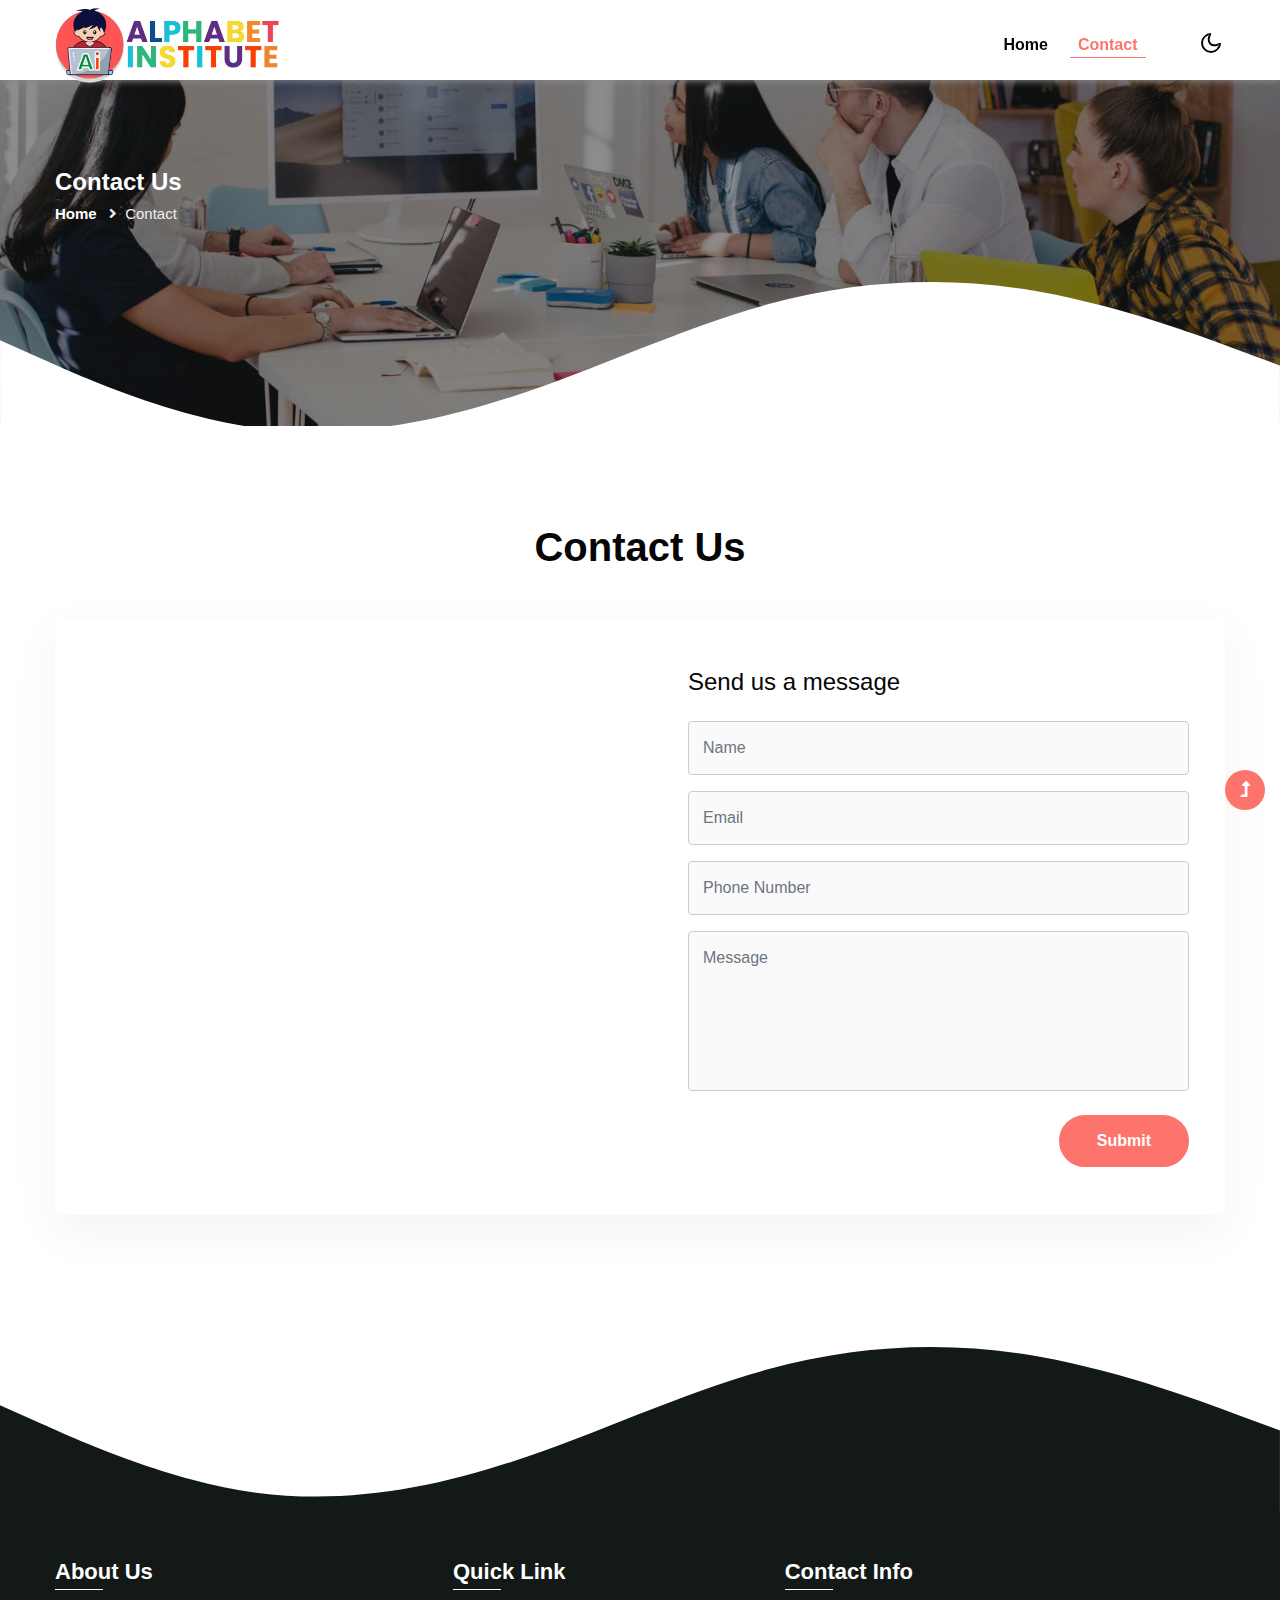
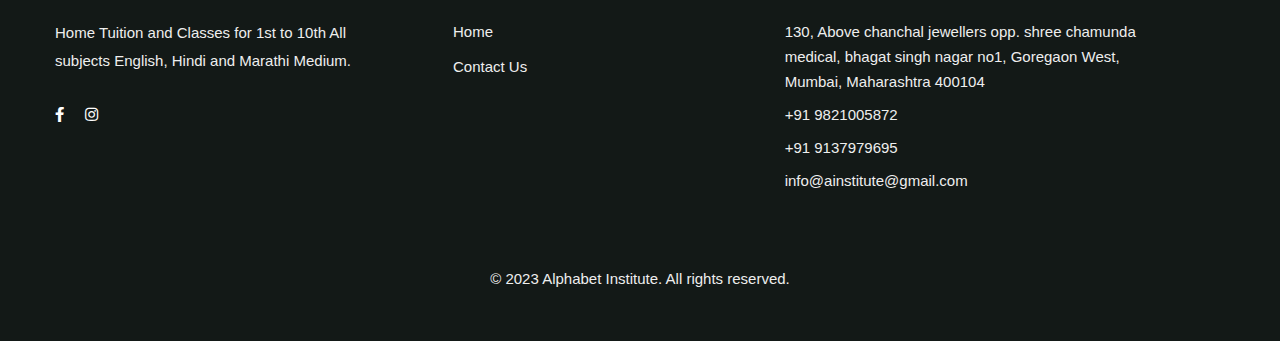
<file: contact.html>
<!--
Author: W3layouts
Author URL: http://w3layouts.com
-->
<!doctype html>
<html lang="en">

<head>
    <!-- Required meta tags -->
    <meta charset="utf-8">
    <meta name="viewport" content="width=device-width, initial-scale=1">
    <title>Alphabet Institute - Corporate Category Bootstrap Responsive Web Template - Contact Us : W3Layouts</title>
    <!-- Template CSS Style link -->
    <link rel="stylesheet" href="assets/css/style-starter.css">
</head>

<body>
    <!-- header -->
    <header id="site-header" class="fixed-top nav-fixed">
        <div class="container">
            <nav class="navbar navbar-expand-lg navbar-light">
                <a class="navbar-brand" href="index.html">
                    <img src="assets/images/ai_logo.png" alt="abhi">
                </a>
                <button class="navbar-toggler collapsed" type="button" data-bs-toggle="collapse"
                    data-bs-target="#navbarScroll" aria-controls="navbarScroll" aria-expanded="false"
                    aria-label="Toggle navigation">
                    <span class="navbar-toggler-icon fa icon-expand fa-bars"></span>
                    <span class="navbar-toggler-icon fa icon-close fa-times"></span>
                </button>
                <div class="collapse navbar-collapse" id="navbarScroll">
                    <ul class="navbar-nav mx-auto my-2 my-lg-0 navbar-nav-scroll">
                        <li class="nav-item">
                            <a class="nav-link" aria-current="page" href="index.html">Home</a>
                        </li>
                        <!-- <li class="nav-item">
                            <a class="nav-link" href="comming.html">About</a>
                        </li> -->
                      
                        <li class="nav-item active">
                            <a class="nav-link" href="contact.html">Contact</a>
                        </li>
                    </ul>
                </div>
                <!-- toggle switch for light and dark theme -->
                <div class="cont-ser-position">
                    <nav class="navigation">
                        <div class="theme-switch-wrapper">
                            <label class="theme-switch" for="checkbox">
                                <input type="checkbox" id="checkbox">
                                <div class="mode-container">
                                    <i class="gg-sun"></i>
                                    <i class="gg-moon"></i>
                                </div>
                            </label>
                        </div>
                    </nav>
                </div>
                <!-- //toggle switch for light and dark theme -->
            </nav>
        </div>
    </header>
    <!-- //header -->

    <!-- inner banner -->
    <section class="inner-banner py-5">
        <div class="w3l-breadcrumb py-lg-5">
            <div class="container pt-4 pb-sm-4">
                <h4 class="inner-text-title font-weight-bold pt-sm-5 pt-4">Contact Us</h4>
                <ul class="breadcrumbs-custom-path">
                    <li><a href="index.html">Home</a></li>
                    <li class="active"><i class="fas fa-angle-right mx-2"></i>Contact</li>
                </ul>
            </div>
        </div>
        <div class="shape">
            <svg xmlns="http://www.w3.org/2000/svg" viewBox="0 0 1440 280">
                <path fill-opacity="1">
                    <animate attributeName="d" dur="20000ms" repeatCount="indefinite"
                        values="M0,160L48,181.3C96,203,192,245,288,261.3C384,277,480,267,576,234.7C672,203,768,149,864,117.3C960,85,1056,75,1152,90.7C1248,107,1344,149,1392,170.7L1440,192L1440,320L1392,320C1344,320,1248,320,1152,320C1056,320,960,320,864,320C768,320,672,320,576,320C480,320,384,320,288,320C192,320,96,320,48,320L0,320Z; M0,160L48,181.3C96,203,192,245,288,234.7C384,224,480,160,576,133.3C672,107,768,117,864,138.7C960,160,1056,192,1152,197.3C1248,203,1344,181,1392,170.7L1440,160L1440,320L1392,320C1344,320,1248,320,1152,320C1056,320,960,320,864,320C768,320,672,320,576,320C480,320,384,320,288,320C192,320,96,320,48,320L0,320Z;												 M0,64L48,74.7C96,85,192,107,288,133.3C384,160,480,192,576,170.7C672,149,768,75,864,80C960,85,1056,171,1152,181.3C1248,192,1344,128,1392,96L1440,64L1440,320L1392,320C1344,320,1248,320,1152,320C1056,320,960,320,864,320C768,320,672,320,576,320C480,320,384,320,288,320C192,320,96,320,48,320L0,320Z;
                                                 M0,160L48,181.3C96,203,192,245,288,261.3C384,277,480,267,576,234.7C672,203,768,149,864,117.3C960,85,1056,75,1152,90.7C1248,107,1344,149,1392,170.7L1440,192L1440,320L1392,320C1344,320,1248,320,1152,320C1056,320,960,320,864,320C768,320,672,320,576,320C480,320,384,320,288,320C192,320,96,320,48,320L0,320Z;" />

                </path>
            </svg>
        </div>
    </section>
    <!-- //inner banner -->

    <!-- contact -->
    <section class="contact py-5" id="contact">
        <div class="container pt-md-5 pt-4">
            <div class="title-heading-w3 text-center mx-auto mb-md-5 mb-4" style="max-width:500px;">
                <h3 class="title-style">Contact Us</h3>
            </div>
            <div class="main-grid-contact">
                <div class="row">
                    <!-- map -->
                    <div class="col-lg-6 mt-lg-0 mt-3 order-lg-first order-last">
                        <div class="map">
                            <iframe src="https://www.google.com/maps/embed?pb=!1m18!1m12!1m3!1d3768.8668142760966!2d72.83164181482314!3d19.157306387041434!2m3!1f0!2f0!3f0!3m2!1i1024!2i768!4f13.1!3m3!1m2!1s0x3be7b7ddfd80a6d3%3A0x2036e4e1893b84a1!2sAlphabet%20Institute!5e0!3m2!1sen!2sin!4v1674284727750!5m2!1sen!2sin" width="600" height="420" style="border:0;" allowfullscreen="" loading="lazy" referrerpolicy="no-referrer-when-downgrade"></iframe>
                        </div>
                    </div>
                    <!-- contact form -->
                    <div class="col-lg-6 content-form-right p-0 order-lg-last order-first">
                        <div class="form-w3ls p-5">
                            <h4 class="mb-4 sec-title-w3">Send us a message</h4>
                            <form name="submit-to-google-sheet" id="contact-form">
                                <div class="form-group mb-3">
                                    <input class="form-control" type="text" name="Name" id="w3lName"
                                        placeholder="Name" required="">
                                </div>
                                <div class="form-group mb-3">
                                    <input class="form-control" type="email" name="Email" id="w3lSender"
                                        placeholder="Email" required="">
                                </div>
                                <div class="form-group mb-3">
                                    <input class="form-control" type="text" name="Phone" id="w3lName"
                                        placeholder="Phone Number" required="">
                                </div>
                                <div class="form-group">
                                    <textarea class="form-control" name="Message" id="w3lMessage"
                                        placeholder="Message" required=""></textarea>
                                </div>
                                <p class="sucess" style="display: none;">Form Submitted Sucessfully!!!! <br>we will contact you soon or you can call us on 9768730708 </p>
                                <div class="input-group1 text-end mt-4">
                                    <button class="btn btn2 btn-style" type="submit">Submit </button>
                                </div>
                            </form>
                        </div>
                    </div>
                   
                </div>
            </div>
        </div>
    </section>
    <!-- //contact -->

    <!-- support -->
    <!-- <div class="support pt-5 pb-2" id="support">
        <div class="container">
            <h3 class="title-style text-center mb-5">Help & Support</h3>
            <div class="row support-bottom text-center mb-5 justify-content-center">
                <div class="col-lg-4 col-sm-6 support-grid">
                    <span class="fa fa-laptop"></span>
                    <h5 class="text-uppercase mt-4 mb-2">Online Support</h5>
                    <p>Ut enim ad minima veniam, quis nostrum ullam corporis suscipit laboriosam.</p>
                    <a href="#call" class="btn btn-style mt-4">
                        Call Now
                    </a>
                </div>
                <div class="col-lg-4 col-sm-6 support-grid mt-sm-0 mt-5">
                    <span class="fa fa-comments"></span>
                    <h5 class="text-uppercase mt-4 mb-2">Live Chat 24/7</h5>
                    <p>Ut enim ad minima veniam, quis nostrum ullam corporis suscipit laboriosam.</p>
                    <a href="#chat" class="btn btn-style mt-4">
                        Let's Chat
                    </a>
                </div>
                <div class="col-lg-4 col-sm-6 support-grid mt-lg-0 mt-5">
                    <span class="fa fa-question"></span>
                    <h5 class="text-uppercase mt-4 mb-2">Any Questions</h5>
                    <p>Ut enim ad minima veniam, quis nostrum ullam corporis suscipit laboriosam.</p>
                    <a href="#ask" class="btn btn-style mt-4">
                        Ask Now
                    </a>
                </div>
            </div>
        </div>
    </div> -->
    <!-- support -->

    <!-- footer -->
    <footer class="w3l-footer">
        <div class="shape-footer">
            <svg xmlns="http://www.w3.org/2000/svg" viewBox="0 0 1440 280">
                <path fill-opacity="1">
                    <animate attributeName="d" dur="20000ms" repeatCount="indefinite"
                        values="M0,160L48,181.3C96,203,192,245,288,261.3C384,277,480,267,576,234.7C672,203,768,149,864,117.3C960,85,1056,75,1152,90.7C1248,107,1344,149,1392,170.7L1440,192L1440,320L1392,320C1344,320,1248,320,1152,320C1056,320,960,320,864,320C768,320,672,320,576,320C480,320,384,320,288,320C192,320,96,320,48,320L0,320Z; M0,160L48,181.3C96,203,192,245,288,234.7C384,224,480,160,576,133.3C672,107,768,117,864,138.7C960,160,1056,192,1152,197.3C1248,203,1344,181,1392,170.7L1440,160L1440,320L1392,320C1344,320,1248,320,1152,320C1056,320,960,320,864,320C768,320,672,320,576,320C480,320,384,320,288,320C192,320,96,320,48,320L0,320Z;												 M0,64L48,74.7C96,85,192,107,288,133.3C384,160,480,192,576,170.7C672,149,768,75,864,80C960,85,1056,171,1152,181.3C1248,192,1344,128,1392,96L1440,64L1440,320L1392,320C1344,320,1248,320,1152,320C1056,320,960,320,864,320C768,320,672,320,576,320C480,320,384,320,288,320C192,320,96,320,48,320L0,320Z;
                                             M0,160L48,181.3C96,203,192,245,288,261.3C384,277,480,267,576,234.7C672,203,768,149,864,117.3C960,85,1056,75,1152,90.7C1248,107,1344,149,1392,170.7L1440,192L1440,320L1392,320C1344,320,1248,320,1152,320C1056,320,960,320,864,320C768,320,672,320,576,320C480,320,384,320,288,320C192,320,96,320,48,320L0,320Z;" />

                </path>
            </svg>
        </div>
        <div class="w3l-footer-16 py-5">
            <div class="container">
                <div class="row footer-p">
                    <div class="col-lg-4 pe-lg-5">
                        <h3>About Us</h3>
                        <p class="mt-3">Home Tuition and Classes for 1st to 10th All subjects English, Hindi and Marathi Medium.</p>
                        <div class="columns-2 mt-4 pt-1">
                            <ul class="social">
                                <li><a href="https://www.facebook.com/people/alphabetinstitute/100089368664764/?mibextid=ZbWKwL" target="_blank"><i class="fab fa-facebook-f"></i></a>
                                </li>
                                <li><a href="https://www.instagram.com/alphabet.institute/" target="_blank"><i class="fab fa-instagram"></i></a>
                                </li>
                            </ul>
                        </div>
                    </div>
                    <div class="col-lg-8 mt-lg-0 mt-5">
                        <div class="row">
                            <div class="col-xl-5 col-6 column">
                                <h3>Quick Link</h3>
                                <ul class="footer-gd-16">
                                    <li><a href="index.html">Home</a></li>
                                    <!-- <li><a href="#clients">Course</a></li> -->
                                    <!-- <li><a href="services.html">Services</a></li> -->
                                    <!-- <li><a href="#blog">Blog Posts</a></li> -->
                                    <li><a href="contact.html">Contact Us</a></li>
                                </ul>
                            </div>
                            <div class="col-6 column">
                                <h3>Contact Info</h3>
                                <ul class="footer-contact-list">
                                    <li class="">130, Above chanchal jewellers opp. shree chamunda medical, bhagat singh nagar no1, Goregaon West, Mumbai, Maharashtra 400104</li>
                                    <li class="mt-2"><a href="tel:+91 9821005872">+91 9821005872</a></li>
                                    <li class="mt-2"><a href="tel:+91 9137979695">+91 9137979695</a></li>
                                    <li class="mt-2"><a href="mailto:info@ainstitute@gmail.com">info@ainstitute@gmail.com</a></li>
                                </ul>
                            </div>
                        </div>
                    </div>
                    <!-- <div class="col-lg-3 col-md-7 col-sm-8 column mt-lg-0 mt-4 pl-xl-0">
                        <h3>Newsletter </h3>
                        <div class="end-column">
                            <form action="#" class="subscribe" method="post">
                                <input type="email" name="email" placeholder="Email Address" required="">
                                <button><span class="fa fa-paper-plane" aria-hidden="true"></span></button>
                            </form>
                            <p class="mt-4">Subscribe to our mailing list and get updates to your email inbox.</p>
                        </div>
                    </div> -->
                </div>
                <div class="below-section text-center pt-lg-4 mt-5">
                    <p class="copy-text">&copy; 2023 Alphabet Institute. All rights reserved.
                    </p>
                </div>
            </div>
        </div>
    </footer>
    <!-- //footer -->

    <!-- contact form start -->
    <script>
        const scriptURL = 'https://script.google.com/macros/s/AKfycbzuqHqBH4hvEPjZ-2wYwGl-q4xIcFngJCCXWi3866gtu1wDQSYJp2OIRbh_VxWFl5up/exec'
        const form = document.forms['submit-to-google-sheet']
      
        form.addEventListener('submit', e => {
          e.preventDefault()
          fetch(scriptURL, { method: 'POST', body: new FormData(form)})
            .then(response => console.log('Success!', response))
            .catch(error => console.error('Error!', error.message))
            
            $('.sucess').show();
            setInterval(function () {$('.sucess').hide();}, 10000);
            document.getElementById("contact-form").reset();

        })
      </script>
      <!-- contact form end -->

    <!-- Js scripts -->
    <!-- move top -->
    <button onclick="topFunction()" id="movetop" title="Go to top">
        <span class="fas fa-level-up-alt" aria-hidden="true"></span>
    </button>
    <script>
        // When the user scrolls down 20px from the top of the document, show the button
        window.onscroll = function () {
            scrollFunction()
        };

        function scrollFunction() {
            if (document.body.scrollTop > 20 || document.documentElement.scrollTop > 20) {
                document.getElementById("movetop").style.display = "block";
            } else {
                document.getElementById("movetop").style.display = "none";
            }
        }

        // When the user clicks on the button, scroll to the top of the document
        function topFunction() {
            document.body.scrollTop = 0;
            document.documentElement.scrollTop = 0;
        }
    </script>
    <!-- //move top -->

    <!-- common jquery plugin -->
    <script src="assets/js/jquery-3.3.1.min.js"></script>
    <!-- //common jquery plugin -->

    <!-- theme switch js (light and dark)-->
    <script src="assets/js/theme-change.js"></script>
    <!-- //theme switch js (light and dark)-->

    <!-- MENU-JS -->
    <script>

        //Main navigation Active Class Add Remove
        $(".navbar-toggler").on("click", function () {
            $("header").toggleClass("active");
        });
        $(document).on("ready", function () {
            if ($(window).width() > 991) {
                $("header").removeClass("active");
            }
            $(window).on("resize", function () {
                if ($(window).width() > 991) {
                    $("header").removeClass("active");
                }
            });
        });
    </script>
    <!-- //MENU-JS -->

    <!-- disable body scroll which navbar is in active -->
    <script>
        $(function () {
            $('.navbar-toggler').click(function () {
                $('body').toggleClass('noscroll');
            })
        });
    </script>
    <!-- //disable body scroll which navbar is in active -->

    <!-- bootstrap -->
    <script src="assets/js/bootstrap.min.js"></script>
    <script src="assets/js/script.js"></script>
    <!-- //bootstrap -->
    <!-- //Js scripts -->
</body>

</html>
</file>
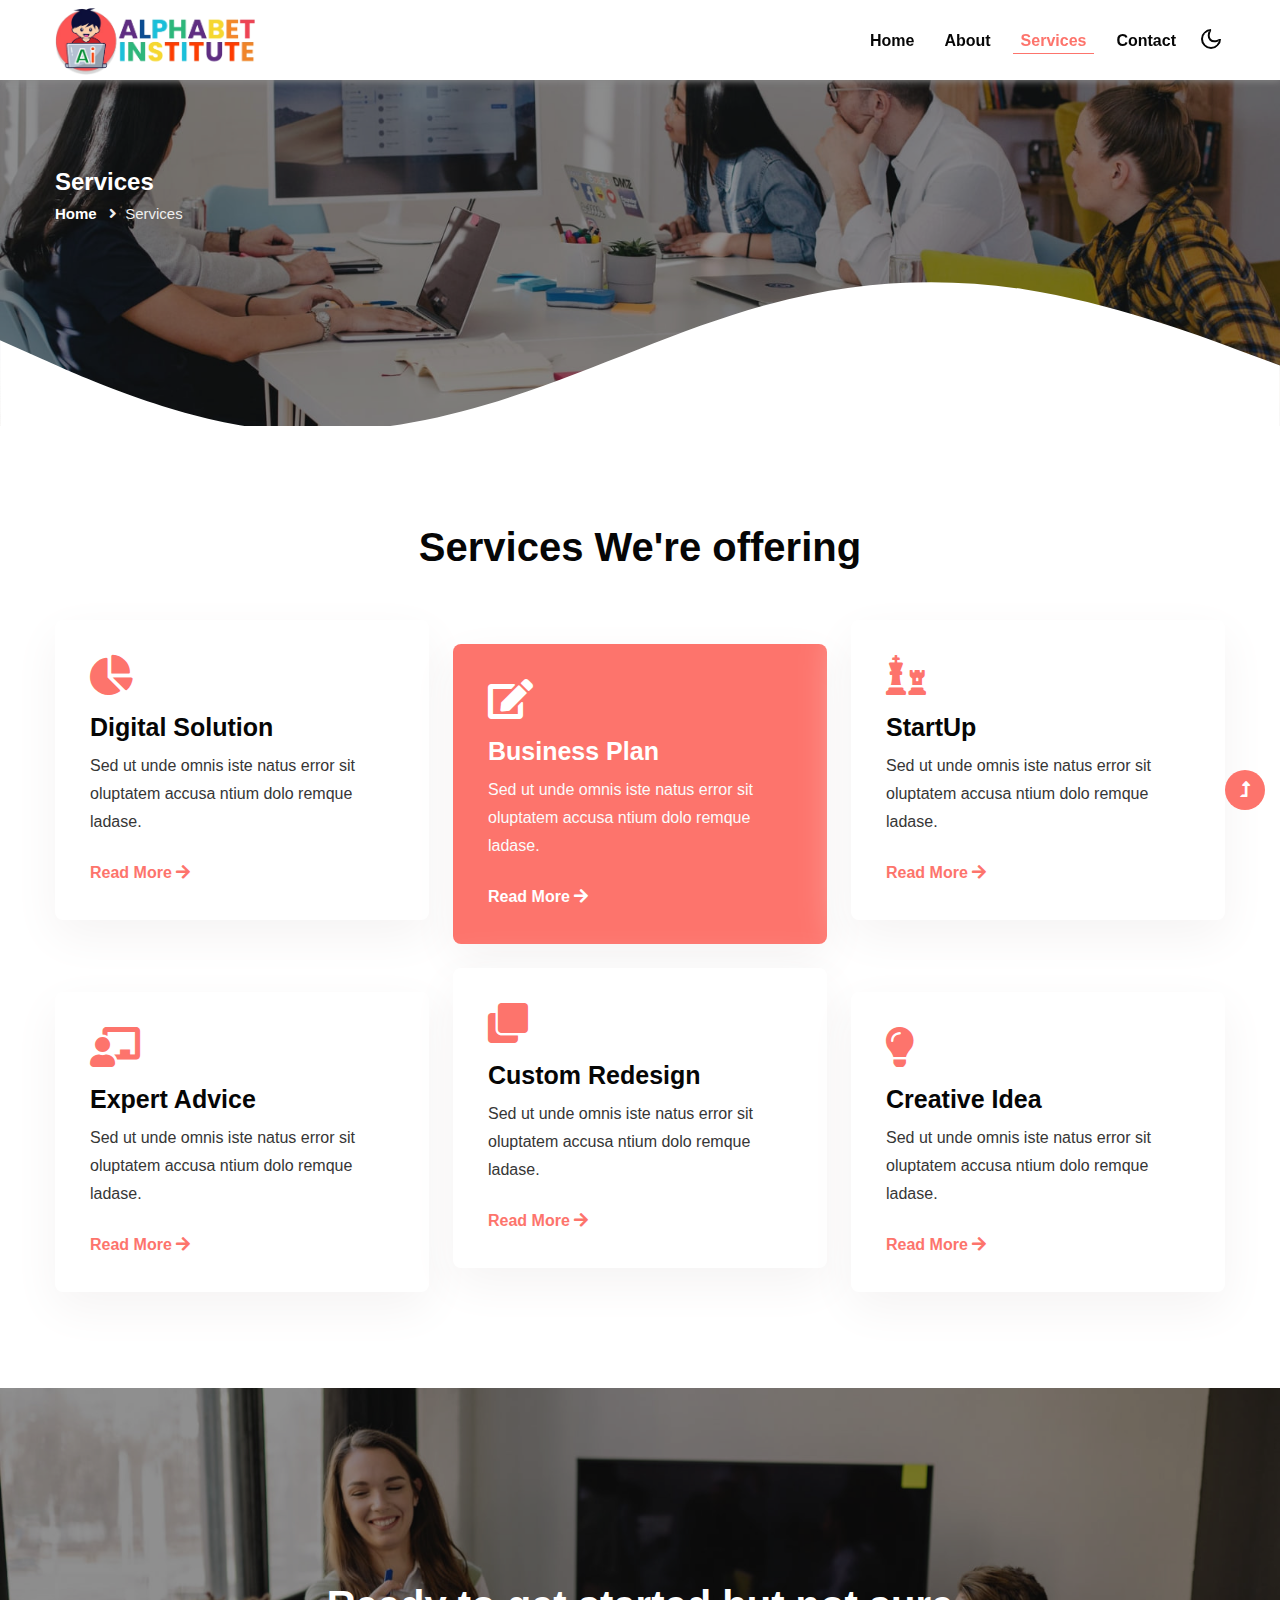
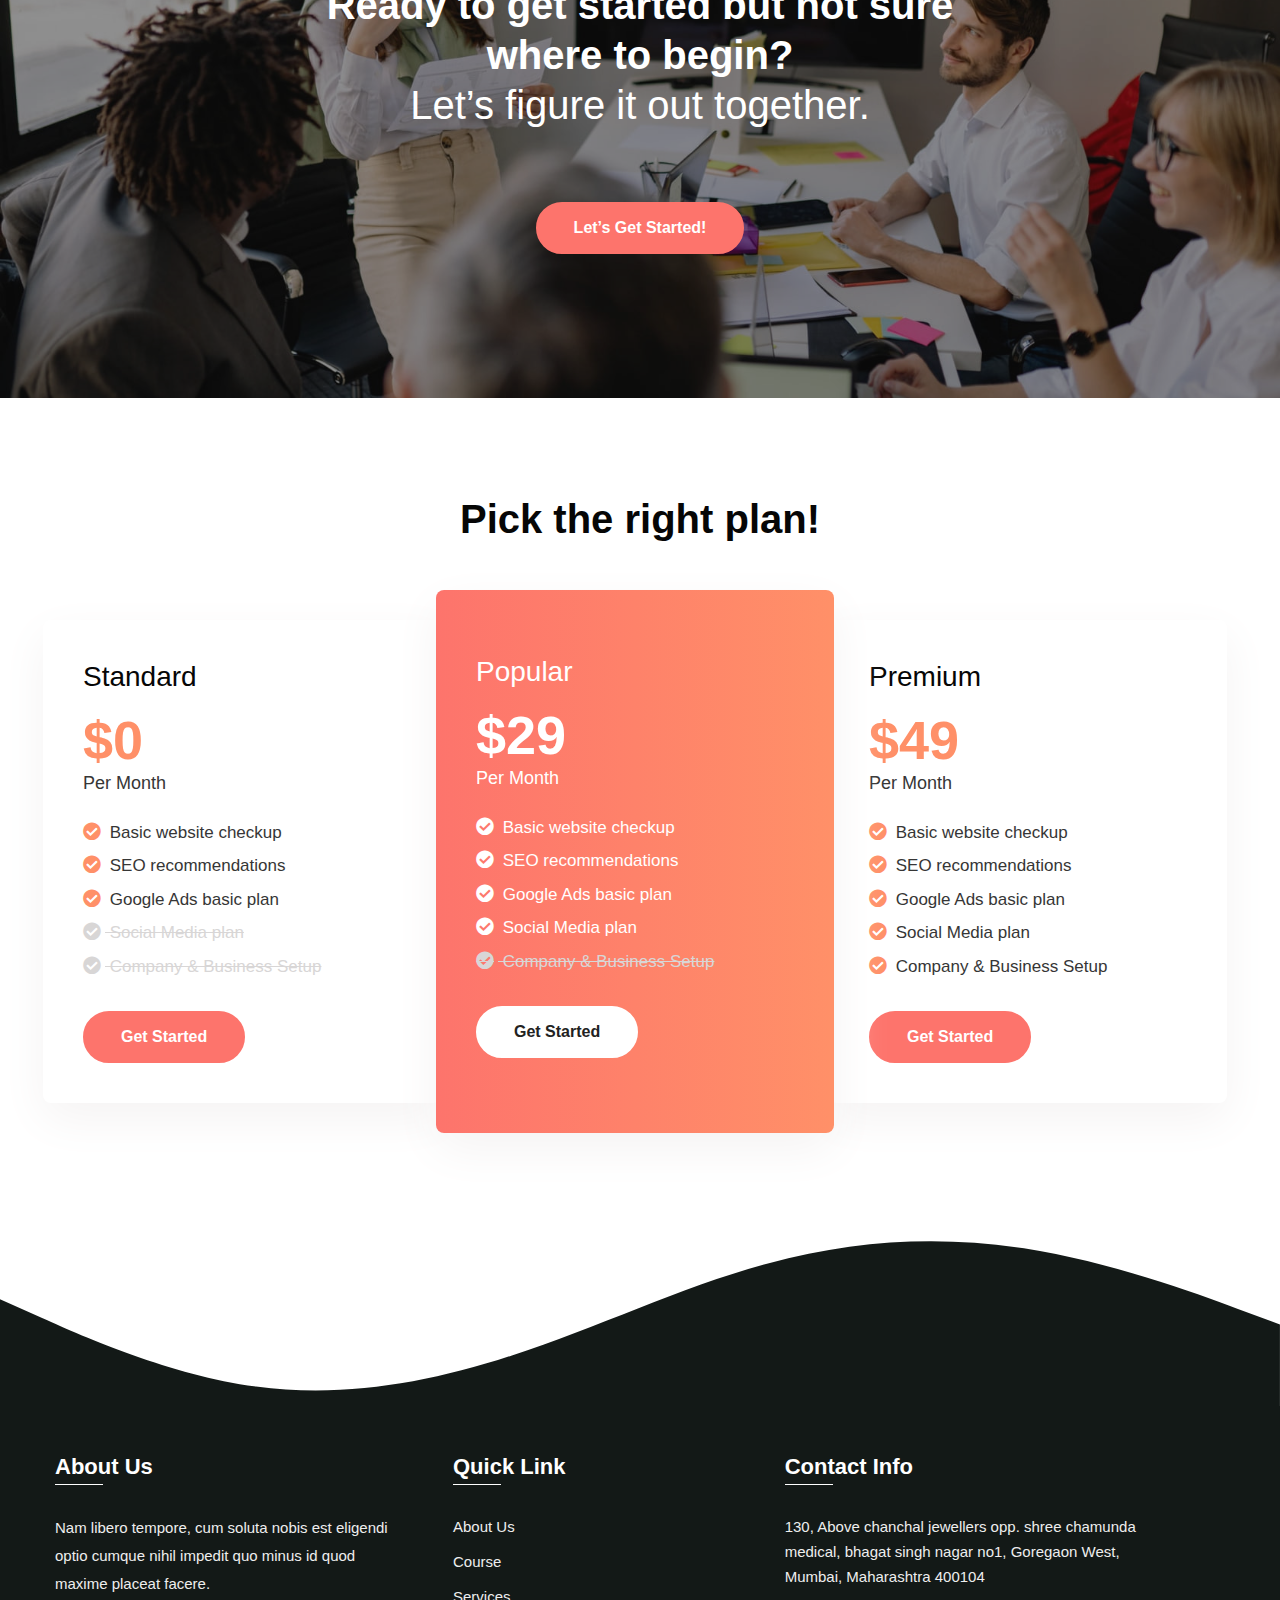
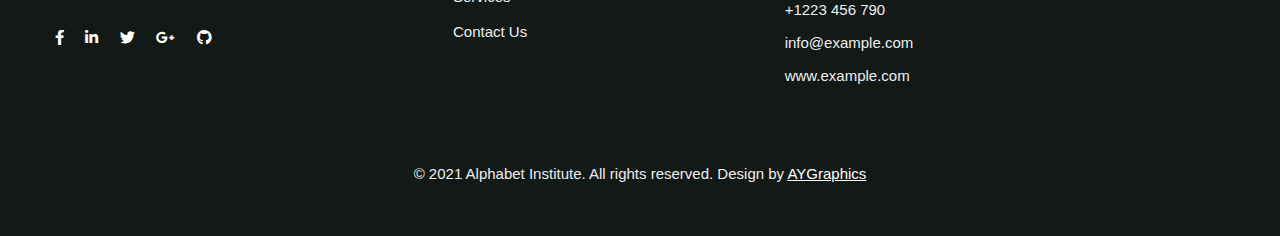
<file: services.html>
<!--
Author: W3layouts
Author URL: http://w3layouts.com
-->
<!doctype html>
<html lang="en">

<head>
    <!-- Required meta tags -->
    <meta charset="utf-8">
    <meta name="viewport" content="width=device-width, initial-scale=1">
    <title>Alphabet Institute - Corporate Category Bootstrap Responsive Web Template - Services : W3Layouts</title>
    <!-- Template CSS Style link -->
    <link rel="stylesheet" href="assets/css/style-starter.css">
</head>

<body>
    <!-- header -->
    <header id="site-header" class="fixed-top nav-fixed">
        <div class="container">
            <nav class="navbar navbar-expand-lg navbar-light">
                <a class="navbar-brand" href="index.html">
                    <img src="assets/images/ai_logo.png" alt="">
                </a>
                <button class="navbar-toggler collapsed" type="button" data-bs-toggle="collapse"
                    data-bs-target="#navbarScroll" aria-controls="navbarScroll" aria-expanded="false"
                    aria-label="Toggle navigation">
                    <span class="navbar-toggler-icon fa icon-expand fa-bars"></span>
                    <span class="navbar-toggler-icon fa icon-close fa-times"></span>
                </button>
                <div class="collapse navbar-collapse" id="navbarScroll">
                    <ul class="navbar-nav mx-auto my-2 my-lg-0 navbar-nav-scroll">
                        <li class="nav-item">
                            <a class="nav-link" aria-current="page" href="index.html">Home</a>
                        </li>
                        <li class="nav-item">
                            <a class="nav-link" href="about.html">About</a>
                        </li>
                        <li class="nav-item">
                            <a class="nav-link active" href="services.html">Services</a>
                        </li>
                        <li class="nav-item">
                            <a class="nav-link" href="contact.html">Contact</a>
                        </li>
                    </ul>
                </div>
                <!-- toggle switch for light and dark theme -->
                <div class="cont-ser-position">
                    <nav class="navigation">
                        <div class="theme-switch-wrapper">
                            <label class="theme-switch" for="checkbox">
                                <input type="checkbox" id="checkbox">
                                <div class="mode-container">
                                    <i class="gg-sun"></i>
                                    <i class="gg-moon"></i>
                                </div>
                            </label>
                        </div>
                    </nav>
                </div>
                <!-- //toggle switch for light and dark theme -->
            </nav>
        </div>
    </header>
    <!-- //header -->

    <!-- inner banner -->
    <section class="inner-banner py-5">
        <div class="w3l-breadcrumb py-lg-5">
            <div class="container pt-4 pb-sm-4">
                <h4 class="inner-text-title font-weight-bold pt-sm-5 pt-4">Services</h4>
                <ul class="breadcrumbs-custom-path">
                    <li><a href="index.html">Home</a></li>
                    <li class="active"><i class="fas fa-angle-right mx-2"></i>Services</li>
                </ul>
            </div>
        </div>
        <div class="shape">
            <svg xmlns="http://www.w3.org/2000/svg" viewBox="0 0 1440 280">
                <path fill-opacity="1">
                    <animate attributeName="d" dur="20000ms" repeatCount="indefinite"
                        values="M0,160L48,181.3C96,203,192,245,288,261.3C384,277,480,267,576,234.7C672,203,768,149,864,117.3C960,85,1056,75,1152,90.7C1248,107,1344,149,1392,170.7L1440,192L1440,320L1392,320C1344,320,1248,320,1152,320C1056,320,960,320,864,320C768,320,672,320,576,320C480,320,384,320,288,320C192,320,96,320,48,320L0,320Z; M0,160L48,181.3C96,203,192,245,288,234.7C384,224,480,160,576,133.3C672,107,768,117,864,138.7C960,160,1056,192,1152,197.3C1248,203,1344,181,1392,170.7L1440,160L1440,320L1392,320C1344,320,1248,320,1152,320C1056,320,960,320,864,320C768,320,672,320,576,320C480,320,384,320,288,320C192,320,96,320,48,320L0,320Z;												 M0,64L48,74.7C96,85,192,107,288,133.3C384,160,480,192,576,170.7C672,149,768,75,864,80C960,85,1056,171,1152,181.3C1248,192,1344,128,1392,96L1440,64L1440,320L1392,320C1344,320,1248,320,1152,320C1056,320,960,320,864,320C768,320,672,320,576,320C480,320,384,320,288,320C192,320,96,320,48,320L0,320Z;
                                                 M0,160L48,181.3C96,203,192,245,288,261.3C384,277,480,267,576,234.7C672,203,768,149,864,117.3C960,85,1056,75,1152,90.7C1248,107,1344,149,1392,170.7L1440,192L1440,320L1392,320C1344,320,1248,320,1152,320C1056,320,960,320,864,320C768,320,672,320,576,320C480,320,384,320,288,320C192,320,96,320,48,320L0,320Z;" />

                </path>
            </svg>
        </div>
    </section>
    <!-- //inner banner -->

    <!-- services block -->
    <section class="home-about-w3l pt-lg-5 pb-5" id="features">
        <div class="container py-md-5 py-4">
            <div class="title-heading-w3 text-center mx-auto mb-4" style="max-width:500px;">
                <h3 class="title-style">Services We're offering</h3>
            </div>
            <div class="row align-items-center">
                <div class="col-lg-4 col-sm-6">
                    <div class="grids-1">
                        <div class="icon-style">
                            <i class="fas fa-chart-pie"></i>
                        </div>
                        <h4 class="title-head mb-2"><a href="about.html">Digital Solution</a></h4>
                        <p>Sed ut unde omnis iste natus error sit oluptatem accusa ntium dolo remque
                            ladase.</p>
                        <a href="about.html" class="btn btn-style btn-style-primary mt-4">Read More<i
                                class="fas fa-arrow-right ms-1"></i></a>
                    </div>
                </div>
                <div class="col-lg-4 col-sm-6 mt-sm-5 mt-4">
                    <div class="grids-1 active">
                        <div class="icon-style">
                            <i class="fas fa-edit"></i>
                        </div>
                        <h4 class="title-head mb-2"><a href="about.html">Business Plan</a></h4>
                        <p>Sed ut unde omnis iste natus error sit oluptatem accusa ntium dolo remque
                            ladase.</p>
                        <a href="about.html" class="btn btn-style btn-style-primary mt-4">Read More<i
                                class="fas fa-arrow-right ms-1"></i></a>
                    </div>
                </div>
                <div class="col-lg-4 col-sm-6 mt-sm-0 mt-4">
                    <div class="grids-1">
                        <div class="icon-style">
                            <i class="fas fa-chess"></i>
                        </div>
                        <h4 class="title-head mb-2"><a href="about.html">StartUp</a></h4>
                        <p>Sed ut unde omnis iste natus error sit oluptatem accusa ntium dolo remque
                            ladase.</p>
                        <a href="about.html" class="btn btn-style btn-style-primary mt-4">Read More<i
                                class="fas fa-arrow-right ms-1"></i></a>
                    </div>
                </div>
                <div class="col-lg-4 col-sm-6 mt-sm-5 mt-4">
                    <div class="grids-1">
                        <div class="icon-style">
                            <i class="fas fa-chalkboard-teacher"></i>
                        </div>
                        <h4 class="title-head mb-2"><a href="about.html">Expert Advice</a></h4>
                        <p>Sed ut unde omnis iste natus error sit oluptatem accusa ntium dolo remque
                            ladase.</p>
                        <a href="about.html" class="btn btn-style btn-style-primary mt-4">Read More<i
                                class="fas fa-arrow-right ms-1"></i></a>
                    </div>
                </div>
                <div class="col-lg-4 col-sm-6">
                    <div class="grids-1">
                        <div class="icon-style">
                            <i class="fas fa-clone"></i>
                        </div>
                        <h4 class="title-head mb-2"><a href="about.html">Custom Redesign</a></h4>
                        <p>Sed ut unde omnis iste natus error sit oluptatem accusa ntium dolo remque
                            ladase.</p>
                        <a href="about.html" class="btn btn-style btn-style-primary mt-4">Read More<i
                                class="fas fa-arrow-right ms-1"></i></a>
                    </div>
                </div>
                <div class="col-lg-4 col-sm-6 mt-sm-5 mt-4">
                    <div class="grids-1">
                        <div class="icon-style">
                            <i class="fas fa-lightbulb"></i>
                        </div>
                        <h4 class="title-head mb-2"><a href="about.html">Creative Idea</a></h4>
                        <p>Sed ut unde omnis iste natus error sit oluptatem accusa ntium dolo remque
                            ladase.</p>
                        <a href="about.html" class="btn btn-style btn-style-primary mt-4">Read More<i
                                class="fas fa-arrow-right ms-1"></i></a>
                    </div>
                </div>
            </div>
        </div>
    </section>
    <!-- services block -->

    <!-- content block -->
    <section class="w3l-covers-14 w3l-covers-14-2 text-center py-5">
        <div class="container py-md-5 py-4 my-lg-5 my-4">
            <div class="covers14-text text-center mx-auto pt-lg-5 pb-lg-5 pb-4" style="max-width:700px">
                <h3 class="title-style text-white">Ready to get started but not sure where to begin?<br>
                    <span>Let’s figure it out together.</span></h3>
            </div>
            <a href="about.html" class="btn btn-style mx-auto mt-4">Let’s Get Started!</a>
        </div>
    </section>
    <!-- //content block -->

    <!-- pricing block -->
    <section class="pricing-w3l pt-5 pb-4">
        <div class="container pt-md-5 pt-4">
            <div class="title-heading-w3 text-center mx-auto mb-md-5 mb-4 pb-md-1" style="max-width:500px;">
                <h3 class="title-style">Pick the right plan!</h3>
            </div>
            <div class="row no-gutters pt-4">
                <div class="col-lg-4 box-pricing">
                    <h3 class="text-price">Standard</h3>
                    <h4>$0<span>per month</span></h4>
                    <ul>
                        <li><i class="fas fa-check-circle"></i> Basic website checkup</li>
                        <li><i class="fas fa-check-circle"></i> SEO recommendations</li>
                        <li><i class="fas fa-check-circle"></i> Google Ads basic plan</li>
                        <li class="na"><span><i class="fas fa-check-circle"></i> Social Media plan</span></li>
                        <li class="na"><span><i class="fas fa-check-circle"></i> Company & Business Setup</span></li>
                    </ul>
                    <a href="#button" class="btn btn-style mt-4">Get Started</a>
                </div>

                <div class="col-lg-4 box-pricing featured">
                    <h3 class="text-price">Popular</h3>
                    <h4>$29<span>per month</span></h4>
                    <ul>
                        <li><i class="fas fa-check-circle"></i> Basic website checkup</li>
                        <li><i class="fas fa-check-circle"></i> SEO recommendations</li>
                        <li><i class="fas fa-check-circle"></i> Google Ads basic plan</li>
                        <li><i class="fas fa-check-circle"></i> Social Media plan</li>
                        <li class="na"><span><i class="fas fa-check-circle"></i> Company & Business Setup</span></li>
                    </ul>
                    <a href="#button" class="btn btn-style btn-style-2 mt-4">Get Started</a>
                </div>

                <div class="col-lg-4 box-pricing">
                    <h3 class="text-price">Premium</h3>
                    <h4>$49<span>per month</span></h4>
                    <ul>
                        <li><i class="fas fa-check-circle"></i> Basic website checkup</li>
                        <li><i class="fas fa-check-circle"></i> SEO recommendations</li>
                        <li><i class="fas fa-check-circle"></i> Google Ads basic plan</li>
                        <li><i class="fas fa-check-circle"></i> Social Media plan</li>
                        <li><i class="fas fa-check-circle"></i> Company & Business Setup</li>
                    </ul>
                    <a href="#button" class="btn btn-style mt-4">Get Started</a>
                </div>
            </div>
        </div>
    </section>
    <!-- //pricing block -->

    <!-- footer -->
    <footer class="w3l-footer">
        <div class="shape-footer">
            <svg xmlns="http://www.w3.org/2000/svg" viewBox="0 0 1440 280">
                <path fill-opacity="1">
                    <animate attributeName="d" dur="20000ms" repeatCount="indefinite"
                        values="M0,160L48,181.3C96,203,192,245,288,261.3C384,277,480,267,576,234.7C672,203,768,149,864,117.3C960,85,1056,75,1152,90.7C1248,107,1344,149,1392,170.7L1440,192L1440,320L1392,320C1344,320,1248,320,1152,320C1056,320,960,320,864,320C768,320,672,320,576,320C480,320,384,320,288,320C192,320,96,320,48,320L0,320Z; M0,160L48,181.3C96,203,192,245,288,234.7C384,224,480,160,576,133.3C672,107,768,117,864,138.7C960,160,1056,192,1152,197.3C1248,203,1344,181,1392,170.7L1440,160L1440,320L1392,320C1344,320,1248,320,1152,320C1056,320,960,320,864,320C768,320,672,320,576,320C480,320,384,320,288,320C192,320,96,320,48,320L0,320Z;												 M0,64L48,74.7C96,85,192,107,288,133.3C384,160,480,192,576,170.7C672,149,768,75,864,80C960,85,1056,171,1152,181.3C1248,192,1344,128,1392,96L1440,64L1440,320L1392,320C1344,320,1248,320,1152,320C1056,320,960,320,864,320C768,320,672,320,576,320C480,320,384,320,288,320C192,320,96,320,48,320L0,320Z;
                                             M0,160L48,181.3C96,203,192,245,288,261.3C384,277,480,267,576,234.7C672,203,768,149,864,117.3C960,85,1056,75,1152,90.7C1248,107,1344,149,1392,170.7L1440,192L1440,320L1392,320C1344,320,1248,320,1152,320C1056,320,960,320,864,320C768,320,672,320,576,320C480,320,384,320,288,320C192,320,96,320,48,320L0,320Z;" />

                </path>
            </svg>
        </div>
        <div class="w3l-footer-16 py-5">
            <div class="container">
                <div class="row footer-p">
                    <div class="col-lg-4 pe-lg-5">
                        <h3>About Us</h3>
                        <p class="mt-3">Nam libero tempore, cum soluta nobis est eligendi optio cumque nihil impedit quo
                            minus id quod maxime placeat facere.</p>
                        <div class="columns-2 mt-4 pt-1">
                            <ul class="social">
                                <li><a href="#facebook"><i class="fab fa-facebook-f"></i></a>
                                </li>
                                <li><a href="#linkedin"><i class="fab fa-linkedin-in"></i></a>
                                </li>
                                <li><a href="#twitter"><i class="fab fa-twitter"></i></a>
                                </li>
                                <li><a href="#google"><i class="fab fa-google-plus-g"></i></a>
                                </li>
                                <li><a href="#github"><i class="fab fa-github"></i></a>
                                </li>
                            </ul>
                        </div>
                    </div>
                    <div class="col-lg-8 mt-lg-0 mt-5">
                        <div class="row">
                            <div class="col-xl-5 col-6 column">
                                <h3>Quick Link</h3>
                                <ul class="footer-gd-16">
                                    <li><a href="about.html">About Us</a></li>
                                    <li><a href="#clients">Course</a></li>
                                    <li><a href="services.html">Services</a></li>
                                    <!-- <li><a href="#blog">Blog Posts</a></li> -->
                                    <li><a href="contact.html">Contact Us</a></li>
                                </ul>
                            </div>
                            <div class="col-6 column">
                                <h3>Contact Info</h3>
                                <ul class="footer-contact-list">
                                    <li class="">130, Above chanchal jewellers opp. shree chamunda medical, bhagat singh nagar no1, Goregaon West, Mumbai, Maharashtra 400104</li>
                                    <li class="mt-2"><a href="tel:+12 23456790">+1223 456 790</a></li>
                                    <li class="mt-2"><a href="mailto:info@example.com">info@example.com</a></li>
                                    <li class="mt-2"><a href="mailto:info@example.com">www.example.com</a></li>
                                </ul>
                            </div>
                        </div>
                    </div>
                    <!-- <div class="col-lg-3 col-md-7 col-sm-8 column mt-lg-0 mt-4 pl-xl-0">
                        <h3>Newsletter </h3>
                        <div class="end-column">
                            <form action="#" class="subscribe" method="post">
                                <input type="email" name="email" placeholder="Email Address" required="">
                                <button><span class="fa fa-paper-plane" aria-hidden="true"></span></button>
                            </form>
                            <p class="mt-4">Subscribe to our mailing list and get updates to your email inbox.</p>
                        </div>
                    </div> -->
                </div>
                <div class="below-section text-center pt-lg-4 mt-5">
                    <p class="copy-text">&copy; 2021 Alphabet Institute. All rights reserved. Design by <a
                            href="https://AYGraphics.ga/" target="_blank"> AYGraphics</a>
                    </p>
                </div>
            </div>
        </div>
    </footer>
    <!-- //footer -->

    <!-- Js scripts -->
    <!-- move top -->
    <button onclick="topFunction()" id="movetop" title="Go to top">
        <span class="fas fa-level-up-alt" aria-hidden="true"></span>
    </button>
    <script>
        // When the user scrolls down 20px from the top of the document, show the button
        window.onscroll = function () {
            scrollFunction()
        };

        function scrollFunction() {
            if (document.body.scrollTop > 20 || document.documentElement.scrollTop > 20) {
                document.getElementById("movetop").style.display = "block";
            } else {
                document.getElementById("movetop").style.display = "none";
            }
        }

        // When the user clicks on the button, scroll to the top of the document
        function topFunction() {
            document.body.scrollTop = 0;
            document.documentElement.scrollTop = 0;
        }
    </script>
    <!-- //move top -->

    <!-- common jquery plugin -->
    <script src="assets/js/jquery-3.3.1.min.js"></script>
    <!-- //common jquery plugin -->

    <!-- theme switch js (light and dark)-->
    <script src="assets/js/theme-change.js"></script>
    <!-- //theme switch js (light and dark)-->

    <!-- MENU-JS -->
    <script>

        //Main navigation Active Class Add Remove
        $(".navbar-toggler").on("click", function () {
            $("header").toggleClass("active");
        });
        $(document).on("ready", function () {
            if ($(window).width() > 991) {
                $("header").removeClass("active");
            }
            $(window).on("resize", function () {
                if ($(window).width() > 991) {
                    $("header").removeClass("active");
                }
            });
        });
    </script>
    <!-- //MENU-JS -->

    <!-- disable body scroll which navbar is in active -->
    <script>
        $(function () {
            $('.navbar-toggler').click(function () {
                $('body').toggleClass('noscroll');
            })
        });
    </script>
    <!-- //disable body scroll which navbar is in active -->

    <!-- bootstrap -->
    <script src="assets/js/bootstrap.min.js"></script>
    <!-- //bootstrap -->
    <!-- //Js scripts -->
</body>

</html>
</file>
<file: assets/css/style-starter.css>
@charset "UTF-8";

/*--
Author: W3layouts
Author URL: http://w3layouts.com
--*/
/*!
 * Bootstrap v5.0.1 (https://getbootstrap.com/)
 * Copyright 2011-2021 The Bootstrap Authors
 * Copyright 2011-2021 Twitter, Inc.
 * Licensed under MIT (https://github.com/twbs/bootstrap/blob/main/LICENSE)
 */
:root {
  --bs-blue: #0d6efd;
  --bs-indigo: #6610f2;
  --bs-purple: #6f42c1;
  --bs-pink: #d63384;
  --bs-red: #dc3545;
  --bs-orange: #fd7e14;
  --bs-yellow: #ffc107;
  --bs-green: #198754;
  --bs-teal: #20c997;
  --bs-cyan: #0dcaf0;
  --bs-white: #fff;
  --bs-gray: #6c757d;
  --bs-gray-dark: #343a40;
  --bs-primary: #0d6efd;
  --bs-secondary: #6c757d;
  --bs-success: #198754;
  --bs-info: #0dcaf0;
  --bs-warning: #ffc107;
  --bs-danger: #dc3545;
  --bs-light: #f8f9fa;
  --bs-dark: #212529;
  --bs-font-sans-serif: system-ui, -apple-system, "Segoe UI", Roboto, "Helvetica Neue", Arial, "Noto Sans", "Liberation Sans", sans-serif, "Apple Color Emoji", "Segoe UI Emoji", "Segoe UI Symbol", "Noto Color Emoji";
  --bs-font-monospace: SFMono-Regular, Menlo, Monaco, Consolas, "Liberation Mono", "Courier New", monospace;
  --bs-gradient: linear-gradient(180deg, rgba(255, 255, 255, 0.15), rgba(255, 255, 255, 0));
}

*,
*::before,
*::after {
  box-sizing: border-box;
}

@media (prefers-reduced-motion: no-preference) {
  :root {
    scroll-behavior: smooth;
  }
}

body {
  margin: 0;
  font-family: var(--bs-font-sans-serif);
  font-size: 1rem;
  font-weight: 400;
  line-height: 1.5;
  color: #212529;
  background-color: #fff;
  -webkit-text-size-adjust: 100%;
  -webkit-tap-highlight-color: rgba(0, 0, 0, 0);
}

hr {
  margin: 1rem 0;
  color: inherit;
  background-color: currentColor;
  border: 0;
  opacity: 0.25;
}

hr:not([size]) {
  height: 1px;
}

h6,
.h6,
h5,
.h5,
h4,
.h4,
h3,
.h3,
h2,
.h2,
h1,
.h1 {
  margin-top: 0;
  margin-bottom: 0.5rem;
  font-weight: 500;
  line-height: 1.2;
}

h1,
.h1 {
  font-size: calc(1.375rem + 1.5vw);
}

@media (min-width: 1200px) {

  h1,
  .h1 {
    font-size: 2.5rem;
  }
}

h2,
.h2 {
  font-size: calc(1.325rem + 0.9vw);
}

@media (min-width: 1200px) {

  h2,
  .h2 {
    font-size: 2rem;
  }
}

h3,
.h3 {
  font-size: calc(1.3rem + 0.6vw);
}

@media (min-width: 1200px) {

  h3,
  .h3 {
    font-size: 1.75rem;
  }
}

h4,
.h4 {
  font-size: calc(1.275rem + 0.3vw);
}

@media (min-width: 1200px) {

  h4,
  .h4 {
    font-size: 1.5rem;
  }
}

h5,
.h5 {
  font-size: 1.25rem;
}

h6,
.h6 {
  font-size: 1rem;
}

p {
  margin-top: 0;
  margin-bottom: 1rem;
}

abbr[title],
abbr[data-bs-original-title] {
  -webkit-text-decoration: underline dotted;
  text-decoration: underline dotted;
  cursor: help;
  -webkit-text-decoration-skip-ink: none;
  text-decoration-skip-ink: none;
}

address {
  margin-bottom: 1rem;
  font-style: normal;
  line-height: inherit;
}

ol,
ul {
  padding-left: 2rem;
}

ol,
ul,
dl {
  margin-top: 0;
  margin-bottom: 1rem;
}

ol ol,
ul ul,
ol ul,
ul ol {
  margin-bottom: 0;
}

dt {
  font-weight: 700;
}

dd {
  margin-bottom: 0.5rem;
  margin-left: 0;
}

blockquote {
  margin: 0 0 1rem;
}

b,
strong {
  font-weight: bolder;
}

small,
.small {
  font-size: 0.875em;
}

mark,
.mark {
  padding: 0.2em;
  background-color: #fcf8e3;
}

sub,
sup {
  position: relative;
  font-size: 0.75em;
  line-height: 0;
  vertical-align: baseline;
}

sub {
  bottom: -0.25em;
}

sup {
  top: -0.5em;
}

a {
  color: #0d6efd;
  text-decoration: underline;
}

a:hover {
  color: #0a58ca;
}

a:not([href]):not([class]),
a:not([href]):not([class]):hover {
  color: inherit;
  text-decoration: none;
}

pre,
code,
kbd,
samp {
  font-family: var(--bs-font-monospace);
  font-size: 1em;
  direction: ltr
    /* rtl:ignore */
  ;
  unicode-bidi: bidi-override;
}

pre {
  display: block;
  margin-top: 0;
  margin-bottom: 1rem;
  overflow: auto;
  font-size: 0.875em;
}

pre code {
  font-size: inherit;
  color: inherit;
  word-break: normal;
}

code {
  font-size: 0.875em;
  color: #d63384;
  word-wrap: break-word;
}

a>code {
  color: inherit;
}

kbd {
  padding: 0.2rem 0.4rem;
  font-size: 0.875em;
  color: #fff;
  background-color: #212529;
  border-radius: 0.2rem;
}

kbd kbd {
  padding: 0;
  font-size: 1em;
  font-weight: 700;
}

figure {
  margin: 0 0 1rem;
}

img,
svg {
  vertical-align: middle;
}

table {
  caption-side: bottom;
  border-collapse: collapse;
}

caption {
  padding-top: 0.5rem;
  padding-bottom: 0.5rem;
  color: #6c757d;
  text-align: left;
}

th {
  text-align: inherit;
  text-align: -webkit-match-parent;
}

thead,
tbody,
tfoot,
tr,
td,
th {
  border-color: inherit;
  border-style: solid;
  border-width: 0;
}

label {
  display: inline-block;
}

button {
  border-radius: 0;
}

button:focus:not(:focus-visible) {
  outline: 0;
}

input,
button,
select,
optgroup,
textarea {
  margin: 0;
  font-family: inherit;
  font-size: inherit;
  line-height: inherit;
}

button,
select {
  text-transform: none;
}

[role=button] {
  cursor: pointer;
}

select {
  word-wrap: normal;
}

select:disabled {
  opacity: 1;
}

[list]::-webkit-calendar-picker-indicator {
  display: none;
}

button,
[type=button],
[type=reset],
[type=submit] {
  -webkit-appearance: button;
}

button:not(:disabled),
[type=button]:not(:disabled),
[type=reset]:not(:disabled),
[type=submit]:not(:disabled) {
  cursor: pointer;
}

::-moz-focus-inner {
  padding: 0;
  border-style: none;
}

textarea {
  resize: vertical;
}

fieldset {
  min-width: 0;
  padding: 0;
  margin: 0;
  border: 0;
}

legend {
  float: left;
  width: 100%;
  padding: 0;
  margin-bottom: 0.5rem;
  font-size: calc(1.275rem + 0.3vw);
  line-height: inherit;
}

@media (min-width: 1200px) {
  legend {
    font-size: 1.5rem;
  }
}

legend+* {
  clear: left;
}

::-webkit-datetime-edit-fields-wrapper,
::-webkit-datetime-edit-text,
::-webkit-datetime-edit-minute,
::-webkit-datetime-edit-hour-field,
::-webkit-datetime-edit-day-field,
::-webkit-datetime-edit-month-field,
::-webkit-datetime-edit-year-field {
  padding: 0;
}

::-webkit-inner-spin-button {
  height: auto;
}

[type=search] {
  outline-offset: -2px;
  -webkit-appearance: textfield;
}

/* rtl:raw:
[type="tel"],
[type="url"],
[type="email"],
[type="number"] {
  direction: ltr;
}
*/
::-webkit-search-decoration {
  -webkit-appearance: none;
}

::-webkit-color-swatch-wrapper {
  padding: 0;
}

::file-selector-button {
  font: inherit;
}

::-webkit-file-upload-button {
  font: inherit;
  -webkit-appearance: button;
}

output {
  display: inline-block;
}

iframe {
  border: 0;
}

summary {
  display: list-item;
  cursor: pointer;
}

progress {
  vertical-align: baseline;
}

[hidden] {
  display: none !important;
}

.lead {
  font-size: 1.25rem;
  font-weight: 300;
}

.display-1 {
  font-size: calc(1.625rem + 4.5vw);
  font-weight: 300;
  line-height: 1.2;
}

@media (min-width: 1200px) {
  .display-1 {
    font-size: 5rem;
  }
}

.display-2 {
  font-size: calc(1.575rem + 3.9vw);
  font-weight: 300;
  line-height: 1.2;
}

@media (min-width: 1200px) {
  .display-2 {
    font-size: 4.5rem;
  }
}

.display-3 {
  font-size: calc(1.525rem + 3.3vw);
  font-weight: 300;
  line-height: 1.2;
}

@media (min-width: 1200px) {
  .display-3 {
    font-size: 4rem;
  }
}

.display-4 {
  font-size: calc(1.475rem + 2.7vw);
  font-weight: 300;
  line-height: 1.2;
}

@media (min-width: 1200px) {
  .display-4 {
    font-size: 3.5rem;
  }
}

.display-5 {
  font-size: calc(1.425rem + 2.1vw);
  font-weight: 300;
  line-height: 1.2;
}

@media (min-width: 1200px) {
  .display-5 {
    font-size: 3rem;
  }
}

.display-6 {
  font-size: calc(1.375rem + 1.5vw);
  font-weight: 300;
  line-height: 1.2;
}

@media (min-width: 1200px) {
  .display-6 {
    font-size: 2.5rem;
  }
}

.list-unstyled {
  padding-left: 0;
  list-style: none;
}

.list-inline {
  padding-left: 0;
  list-style: none;
}

.list-inline-item {
  display: inline-block;
}

.list-inline-item:not(:last-child) {
  margin-right: 0.5rem;
}

.initialism {
  font-size: 0.875em;
  text-transform: uppercase;
}

.blockquote {
  margin-bottom: 1rem;
  font-size: 1.25rem;
}

.blockquote> :last-child {
  margin-bottom: 0;
}

.blockquote-footer {
  margin-top: -1rem;
  margin-bottom: 1rem;
  font-size: 0.875em;
  color: #6c757d;
}

.blockquote-footer::before {
  content: "— ";
}

.img-fluid {
  max-width: 100%;
  height: auto;
}

.img-thumbnail {
  padding: 0.25rem;
  background-color: #fff;
  border: 1px solid #dee2e6;
  border-radius: 0.25rem;
  max-width: 100%;
  height: auto;
}

.figure {
  display: inline-block;
}

.figure-img {
  margin-bottom: 0.5rem;
  line-height: 1;
}

.figure-caption {
  font-size: 0.875em;
  color: #6c757d;
}

.container,
.container-fluid,
.container-xxl,
.container-xl,
.container-lg,
.container-md,
.container-sm {
  width: 100%;
  padding-right: var(--bs-gutter-x, 0.75rem);
  padding-left: var(--bs-gutter-x, 0.75rem);
  margin-right: auto;
  margin-left: auto;
}

@media (min-width: 576px) {

  .container-sm,
  .container {
    max-width: 540px;
  }
}

@media (min-width: 768px) {

  .container-md,
  .container-sm,
  .container {
    max-width: 720px;
  }
}

@media (min-width: 992px) {

  .container-lg,
  .container-md,
  .container-sm,
  .container {
    max-width: 960px;
  }
}

@media (min-width: 1200px) {

  .container-xl,
  .container-lg,
  .container-md,
  .container-sm,
  .container {
    max-width: 1140px;
  }
}

@media (min-width: 1400px) {

  .container-xxl,
  .container-xl,
  .container-lg,
  .container-md,
  .container-sm,
  .container {
    max-width: 1320px;
  }
}

.row {
  --bs-gutter-x: 1.5rem;
  --bs-gutter-y: 0;
  display: flex;
  flex-wrap: wrap;
  margin-top: calc(var(--bs-gutter-y) * -1);
  margin-right: calc(var(--bs-gutter-x) / -2);
  margin-left: calc(var(--bs-gutter-x) / -2);
}

.row>* {
  flex-shrink: 0;
  width: 100%;
  max-width: 100%;
  padding-right: calc(var(--bs-gutter-x) / 2);
  padding-left: calc(var(--bs-gutter-x) / 2);
  margin-top: var(--bs-gutter-y);
}

.col {
  flex: 1 0 0%;
}

.row-cols-auto>* {
  flex: 0 0 auto;
  width: auto;
}

.row-cols-1>* {
  flex: 0 0 auto;
  width: 100%;
}

.row-cols-2>* {
  flex: 0 0 auto;
  width: 50%;
}

.row-cols-3>* {
  flex: 0 0 auto;
  width: 33.3333333333%;
}

.row-cols-4>* {
  flex: 0 0 auto;
  width: 25%;
}

.row-cols-5>* {
  flex: 0 0 auto;
  width: 20%;
}

.row-cols-6>* {
  flex: 0 0 auto;
  width: 16.6666666667%;
}

.col-auto {
  flex: 0 0 auto;
  width: auto;
}

.col-1 {
  flex: 0 0 auto;
  width: 8.3333333333%;
}

.col-2 {
  flex: 0 0 auto;
  width: 16.6666666667%;
}

.col-3 {
  flex: 0 0 auto;
  width: 25%;
}

.col-4 {
  flex: 0 0 auto;
  width: 33.3333333333%;
}

.col-5 {
  flex: 0 0 auto;
  width: 41.6666666667%;
}

.col-6 {
  flex: 0 0 auto;
  width: 50%;
}

.col-7 {
  flex: 0 0 auto;
  width: 58.3333333333%;
}

.col-8 {
  flex: 0 0 auto;
  width: 66.6666666667%;
}

.col-9 {
  flex: 0 0 auto;
  width: 75%;
}

.col-10 {
  flex: 0 0 auto;
  width: 83.3333333333%;
}

.col-11 {
  flex: 0 0 auto;
  width: 91.6666666667%;
}

.col-12 {
  flex: 0 0 auto;
  width: 100%;
}

.offset-1 {
  margin-left: 8.3333333333%;
}

.offset-2 {
  margin-left: 16.6666666667%;
}

.offset-3 {
  margin-left: 25%;
}

.offset-4 {
  margin-left: 33.3333333333%;
}

.offset-5 {
  margin-left: 41.6666666667%;
}

.offset-6 {
  margin-left: 50%;
}

.offset-7 {
  margin-left: 58.3333333333%;
}

.offset-8 {
  margin-left: 66.6666666667%;
}

.offset-9 {
  margin-left: 75%;
}

.offset-10 {
  margin-left: 83.3333333333%;
}

.offset-11 {
  margin-left: 91.6666666667%;
}

.g-0,
.gx-0 {
  --bs-gutter-x: 0;
}

.g-0,
.gy-0 {
  --bs-gutter-y: 0;
}

.g-1,
.gx-1 {
  --bs-gutter-x: 0.25rem;
}

.g-1,
.gy-1 {
  --bs-gutter-y: 0.25rem;
}

.g-2,
.gx-2 {
  --bs-gutter-x: 0.5rem;
}

.g-2,
.gy-2 {
  --bs-gutter-y: 0.5rem;
}

.g-3,
.gx-3 {
  --bs-gutter-x: 1rem;
}

.g-3,
.gy-3 {
  --bs-gutter-y: 1rem;
}

.g-4,
.gx-4 {
  --bs-gutter-x: 1.5rem;
}

.g-4,
.gy-4 {
  --bs-gutter-y: 1.5rem;
}

.g-5,
.gx-5 {
  --bs-gutter-x: 3rem;
}

.g-5,
.gy-5 {
  --bs-gutter-y: 3rem;
}

@media (min-width: 576px) {
  .col-sm {
    flex: 1 0 0%;
  }

  .row-cols-sm-auto>* {
    flex: 0 0 auto;
    width: auto;
  }

  .row-cols-sm-1>* {
    flex: 0 0 auto;
    width: 100%;
  }

  .row-cols-sm-2>* {
    flex: 0 0 auto;
    width: 50%;
  }

  .row-cols-sm-3>* {
    flex: 0 0 auto;
    width: 33.3333333333%;
  }

  .row-cols-sm-4>* {
    flex: 0 0 auto;
    width: 25%;
  }

  .row-cols-sm-5>* {
    flex: 0 0 auto;
    width: 20%;
  }

  .row-cols-sm-6>* {
    flex: 0 0 auto;
    width: 16.6666666667%;
  }

  .col-sm-auto {
    flex: 0 0 auto;
    width: auto;
  }

  .col-sm-1 {
    flex: 0 0 auto;
    width: 8.3333333333%;
  }

  .col-sm-2 {
    flex: 0 0 auto;
    width: 16.6666666667%;
  }

  .col-sm-3 {
    flex: 0 0 auto;
    width: 25%;
  }

  .col-sm-4 {
    flex: 0 0 auto;
    width: 33.3333333333%;
  }

  .col-sm-5 {
    flex: 0 0 auto;
    width: 41.6666666667%;
  }

  .col-sm-6 {
    flex: 0 0 auto;
    width: 50%;
  }

  .col-sm-7 {
    flex: 0 0 auto;
    width: 58.3333333333%;
  }

  .col-sm-8 {
    flex: 0 0 auto;
    width: 66.6666666667%;
  }

  .col-sm-9 {
    flex: 0 0 auto;
    width: 75%;
  }

  .col-sm-10 {
    flex: 0 0 auto;
    width: 83.3333333333%;
  }

  .col-sm-11 {
    flex: 0 0 auto;
    width: 91.6666666667%;
  }

  .col-sm-12 {
    flex: 0 0 auto;
    width: 100%;
  }

  .offset-sm-0 {
    margin-left: 0;
  }

  .offset-sm-1 {
    margin-left: 8.3333333333%;
  }

  .offset-sm-2 {
    margin-left: 16.6666666667%;
  }

  .offset-sm-3 {
    margin-left: 25%;
  }

  .offset-sm-4 {
    margin-left: 33.3333333333%;
  }

  .offset-sm-5 {
    margin-left: 41.6666666667%;
  }

  .offset-sm-6 {
    margin-left: 50%;
  }

  .offset-sm-7 {
    margin-left: 58.3333333333%;
  }

  .offset-sm-8 {
    margin-left: 66.6666666667%;
  }

  .offset-sm-9 {
    margin-left: 75%;
  }

  .offset-sm-10 {
    margin-left: 83.3333333333%;
  }

  .offset-sm-11 {
    margin-left: 91.6666666667%;
  }

  .g-sm-0,
  .gx-sm-0 {
    --bs-gutter-x: 0;
  }

  .g-sm-0,
  .gy-sm-0 {
    --bs-gutter-y: 0;
  }

  .g-sm-1,
  .gx-sm-1 {
    --bs-gutter-x: 0.25rem;
  }

  .g-sm-1,
  .gy-sm-1 {
    --bs-gutter-y: 0.25rem;
  }

  .g-sm-2,
  .gx-sm-2 {
    --bs-gutter-x: 0.5rem;
  }

  .g-sm-2,
  .gy-sm-2 {
    --bs-gutter-y: 0.5rem;
  }

  .g-sm-3,
  .gx-sm-3 {
    --bs-gutter-x: 1rem;
  }

  .g-sm-3,
  .gy-sm-3 {
    --bs-gutter-y: 1rem;
  }

  .g-sm-4,
  .gx-sm-4 {
    --bs-gutter-x: 1.5rem;
  }

  .g-sm-4,
  .gy-sm-4 {
    --bs-gutter-y: 1.5rem;
  }

  .g-sm-5,
  .gx-sm-5 {
    --bs-gutter-x: 3rem;
  }

  .g-sm-5,
  .gy-sm-5 {
    --bs-gutter-y: 3rem;
  }
}

@media (min-width: 768px) {
  .col-md {
    flex: 1 0 0%;
  }

  .row-cols-md-auto>* {
    flex: 0 0 auto;
    width: auto;
  }

  .row-cols-md-1>* {
    flex: 0 0 auto;
    width: 100%;
  }

  .row-cols-md-2>* {
    flex: 0 0 auto;
    width: 50%;
  }

  .row-cols-md-3>* {
    flex: 0 0 auto;
    width: 33.3333333333%;
  }

  .row-cols-md-4>* {
    flex: 0 0 auto;
    width: 25%;
  }

  .row-cols-md-5>* {
    flex: 0 0 auto;
    width: 20%;
  }

  .row-cols-md-6>* {
    flex: 0 0 auto;
    width: 16.6666666667%;
  }

  .col-md-auto {
    flex: 0 0 auto;
    width: auto;
  }

  .col-md-1 {
    flex: 0 0 auto;
    width: 8.3333333333%;
  }

  .col-md-2 {
    flex: 0 0 auto;
    width: 16.6666666667%;
  }

  .col-md-3 {
    flex: 0 0 auto;
    width: 25%;
  }

  .col-md-4 {
    flex: 0 0 auto;
    width: 33.3333333333%;
  }

  .col-md-5 {
    flex: 0 0 auto;
    width: 41.6666666667%;
  }

  .col-md-6 {
    flex: 0 0 auto;
    width: 50%;
  }

  .col-md-7 {
    flex: 0 0 auto;
    width: 58.3333333333%;
  }

  .col-md-8 {
    flex: 0 0 auto;
    width: 66.6666666667%;
  }

  .col-md-9 {
    flex: 0 0 auto;
    width: 75%;
  }

  .col-md-10 {
    flex: 0 0 auto;
    width: 83.3333333333%;
  }

  .col-md-11 {
    flex: 0 0 auto;
    width: 91.6666666667%;
  }

  .col-md-12 {
    flex: 0 0 auto;
    width: 100%;
  }

  .offset-md-0 {
    margin-left: 0;
  }

  .offset-md-1 {
    margin-left: 8.3333333333%;
  }

  .offset-md-2 {
    margin-left: 16.6666666667%;
  }

  .offset-md-3 {
    margin-left: 25%;
  }

  .offset-md-4 {
    margin-left: 33.3333333333%;
  }

  .offset-md-5 {
    margin-left: 41.6666666667%;
  }

  .offset-md-6 {
    margin-left: 50%;
  }

  .offset-md-7 {
    margin-left: 58.3333333333%;
  }

  .offset-md-8 {
    margin-left: 66.6666666667%;
  }

  .offset-md-9 {
    margin-left: 75%;
  }

  .offset-md-10 {
    margin-left: 83.3333333333%;
  }

  .offset-md-11 {
    margin-left: 91.6666666667%;
  }

  .g-md-0,
  .gx-md-0 {
    --bs-gutter-x: 0;
  }

  .g-md-0,
  .gy-md-0 {
    --bs-gutter-y: 0;
  }

  .g-md-1,
  .gx-md-1 {
    --bs-gutter-x: 0.25rem;
  }

  .g-md-1,
  .gy-md-1 {
    --bs-gutter-y: 0.25rem;
  }

  .g-md-2,
  .gx-md-2 {
    --bs-gutter-x: 0.5rem;
  }

  .g-md-2,
  .gy-md-2 {
    --bs-gutter-y: 0.5rem;
  }

  .g-md-3,
  .gx-md-3 {
    --bs-gutter-x: 1rem;
  }

  .g-md-3,
  .gy-md-3 {
    --bs-gutter-y: 1rem;
  }

  .g-md-4,
  .gx-md-4 {
    --bs-gutter-x: 1.5rem;
  }

  .g-md-4,
  .gy-md-4 {
    --bs-gutter-y: 1.5rem;
  }

  .g-md-5,
  .gx-md-5 {
    --bs-gutter-x: 3rem;
  }

  .g-md-5,
  .gy-md-5 {
    --bs-gutter-y: 3rem;
  }
}

@media (min-width: 992px) {
  .col-lg {
    flex: 1 0 0%;
  }

  .row-cols-lg-auto>* {
    flex: 0 0 auto;
    width: auto;
  }

  .row-cols-lg-1>* {
    flex: 0 0 auto;
    width: 100%;
  }

  .row-cols-lg-2>* {
    flex: 0 0 auto;
    width: 50%;
  }

  .row-cols-lg-3>* {
    flex: 0 0 auto;
    width: 33.3333333333%;
  }

  .row-cols-lg-4>* {
    flex: 0 0 auto;
    width: 25%;
  }

  .row-cols-lg-5>* {
    flex: 0 0 auto;
    width: 20%;
  }

  .row-cols-lg-6>* {
    flex: 0 0 auto;
    width: 16.6666666667%;
  }

  .col-lg-auto {
    flex: 0 0 auto;
    width: auto;
  }

  .col-lg-1 {
    flex: 0 0 auto;
    width: 8.3333333333%;
  }

  .col-lg-2 {
    flex: 0 0 auto;
    width: 16.6666666667%;
  }

  .col-lg-3 {
    flex: 0 0 auto;
    width: 25%;
  }

  .col-lg-4 {
    flex: 0 0 auto;
    width: 33.3333333333%;
  }

  .col-lg-5 {
    flex: 0 0 auto;
    width: 41.6666666667%;
  }

  .col-lg-6 {
    flex: 0 0 auto;
    width: 50%;
  }

  .col-lg-7 {
    flex: 0 0 auto;
    width: 58.3333333333%;
  }

  .col-lg-8 {
    flex: 0 0 auto;
    width: 66.6666666667%;
  }

  .col-lg-9 {
    flex: 0 0 auto;
    width: 75%;
  }

  .col-lg-10 {
    flex: 0 0 auto;
    width: 83.3333333333%;
  }

  .col-lg-11 {
    flex: 0 0 auto;
    width: 91.6666666667%;
  }

  .col-lg-12 {
    flex: 0 0 auto;
    width: 100%;
  }

  .offset-lg-0 {
    margin-left: 0;
  }

  .offset-lg-1 {
    margin-left: 8.3333333333%;
  }

  .offset-lg-2 {
    margin-left: 16.6666666667%;
  }

  .offset-lg-3 {
    margin-left: 25%;
  }

  .offset-lg-4 {
    margin-left: 33.3333333333%;
  }

  .offset-lg-5 {
    margin-left: 41.6666666667%;
  }

  .offset-lg-6 {
    margin-left: 50%;
  }

  .offset-lg-7 {
    margin-left: 58.3333333333%;
  }

  .offset-lg-8 {
    margin-left: 66.6666666667%;
  }

  .offset-lg-9 {
    margin-left: 75%;
  }

  .offset-lg-10 {
    margin-left: 83.3333333333%;
  }

  .offset-lg-11 {
    margin-left: 91.6666666667%;
  }

  .g-lg-0,
  .gx-lg-0 {
    --bs-gutter-x: 0;
  }

  .g-lg-0,
  .gy-lg-0 {
    --bs-gutter-y: 0;
  }

  .g-lg-1,
  .gx-lg-1 {
    --bs-gutter-x: 0.25rem;
  }

  .g-lg-1,
  .gy-lg-1 {
    --bs-gutter-y: 0.25rem;
  }

  .g-lg-2,
  .gx-lg-2 {
    --bs-gutter-x: 0.5rem;
  }

  .g-lg-2,
  .gy-lg-2 {
    --bs-gutter-y: 0.5rem;
  }

  .g-lg-3,
  .gx-lg-3 {
    --bs-gutter-x: 1rem;
  }

  .g-lg-3,
  .gy-lg-3 {
    --bs-gutter-y: 1rem;
  }

  .g-lg-4,
  .gx-lg-4 {
    --bs-gutter-x: 1.5rem;
  }

  .g-lg-4,
  .gy-lg-4 {
    --bs-gutter-y: 1.5rem;
  }

  .g-lg-5,
  .gx-lg-5 {
    --bs-gutter-x: 3rem;
  }

  .g-lg-5,
  .gy-lg-5 {
    --bs-gutter-y: 3rem;
  }
}

@media (min-width: 1200px) {
  .col-xl {
    flex: 1 0 0%;
  }

  .row-cols-xl-auto>* {
    flex: 0 0 auto;
    width: auto;
  }

  .row-cols-xl-1>* {
    flex: 0 0 auto;
    width: 100%;
  }

  .row-cols-xl-2>* {
    flex: 0 0 auto;
    width: 50%;
  }

  .row-cols-xl-3>* {
    flex: 0 0 auto;
    width: 33.3333333333%;
  }

  .row-cols-xl-4>* {
    flex: 0 0 auto;
    width: 25%;
  }

  .row-cols-xl-5>* {
    flex: 0 0 auto;
    width: 20%;
  }

  .row-cols-xl-6>* {
    flex: 0 0 auto;
    width: 16.6666666667%;
  }

  .col-xl-auto {
    flex: 0 0 auto;
    width: auto;
  }

  .col-xl-1 {
    flex: 0 0 auto;
    width: 8.3333333333%;
  }

  .col-xl-2 {
    flex: 0 0 auto;
    width: 16.6666666667%;
  }

  .col-xl-3 {
    flex: 0 0 auto;
    width: 25%;
  }

  .col-xl-4 {
    flex: 0 0 auto;
    width: 33.3333333333%;
  }

  .col-xl-5 {
    flex: 0 0 auto;
    width: 41.6666666667%;
  }

  .col-xl-6 {
    flex: 0 0 auto;
    width: 50%;
  }

  .col-xl-7 {
    flex: 0 0 auto;
    width: 58.3333333333%;
  }

  .col-xl-8 {
    flex: 0 0 auto;
    width: 66.6666666667%;
  }

  .col-xl-9 {
    flex: 0 0 auto;
    width: 75%;
  }

  .col-xl-10 {
    flex: 0 0 auto;
    width: 83.3333333333%;
  }

  .col-xl-11 {
    flex: 0 0 auto;
    width: 91.6666666667%;
  }

  .col-xl-12 {
    flex: 0 0 auto;
    width: 100%;
  }

  .offset-xl-0 {
    margin-left: 0;
  }

  .offset-xl-1 {
    margin-left: 8.3333333333%;
  }

  .offset-xl-2 {
    margin-left: 16.6666666667%;
  }

  .offset-xl-3 {
    margin-left: 25%;
  }

  .offset-xl-4 {
    margin-left: 33.3333333333%;
  }

  .offset-xl-5 {
    margin-left: 41.6666666667%;
  }

  .offset-xl-6 {
    margin-left: 50%;
  }

  .offset-xl-7 {
    margin-left: 58.3333333333%;
  }

  .offset-xl-8 {
    margin-left: 66.6666666667%;
  }

  .offset-xl-9 {
    margin-left: 75%;
  }

  .offset-xl-10 {
    margin-left: 83.3333333333%;
  }

  .offset-xl-11 {
    margin-left: 91.6666666667%;
  }

  .g-xl-0,
  .gx-xl-0 {
    --bs-gutter-x: 0;
  }

  .g-xl-0,
  .gy-xl-0 {
    --bs-gutter-y: 0;
  }

  .g-xl-1,
  .gx-xl-1 {
    --bs-gutter-x: 0.25rem;
  }

  .g-xl-1,
  .gy-xl-1 {
    --bs-gutter-y: 0.25rem;
  }

  .g-xl-2,
  .gx-xl-2 {
    --bs-gutter-x: 0.5rem;
  }

  .g-xl-2,
  .gy-xl-2 {
    --bs-gutter-y: 0.5rem;
  }

  .g-xl-3,
  .gx-xl-3 {
    --bs-gutter-x: 1rem;
  }

  .g-xl-3,
  .gy-xl-3 {
    --bs-gutter-y: 1rem;
  }

  .g-xl-4,
  .gx-xl-4 {
    --bs-gutter-x: 1.5rem;
  }

  .g-xl-4,
  .gy-xl-4 {
    --bs-gutter-y: 1.5rem;
  }

  .g-xl-5,
  .gx-xl-5 {
    --bs-gutter-x: 3rem;
  }

  .g-xl-5,
  .gy-xl-5 {
    --bs-gutter-y: 3rem;
  }
}

@media (min-width: 1400px) {
  .col-xxl {
    flex: 1 0 0%;
  }

  .row-cols-xxl-auto>* {
    flex: 0 0 auto;
    width: auto;
  }

  .row-cols-xxl-1>* {
    flex: 0 0 auto;
    width: 100%;
  }

  .row-cols-xxl-2>* {
    flex: 0 0 auto;
    width: 50%;
  }

  .row-cols-xxl-3>* {
    flex: 0 0 auto;
    width: 33.3333333333%;
  }

  .row-cols-xxl-4>* {
    flex: 0 0 auto;
    width: 25%;
  }

  .row-cols-xxl-5>* {
    flex: 0 0 auto;
    width: 20%;
  }

  .row-cols-xxl-6>* {
    flex: 0 0 auto;
    width: 16.6666666667%;
  }

  .col-xxl-auto {
    flex: 0 0 auto;
    width: auto;
  }

  .col-xxl-1 {
    flex: 0 0 auto;
    width: 8.3333333333%;
  }

  .col-xxl-2 {
    flex: 0 0 auto;
    width: 16.6666666667%;
  }

  .col-xxl-3 {
    flex: 0 0 auto;
    width: 25%;
  }

  .col-xxl-4 {
    flex: 0 0 auto;
    width: 33.3333333333%;
  }

  .col-xxl-5 {
    flex: 0 0 auto;
    width: 41.6666666667%;
  }

  .col-xxl-6 {
    flex: 0 0 auto;
    width: 50%;
  }

  .col-xxl-7 {
    flex: 0 0 auto;
    width: 58.3333333333%;
  }

  .col-xxl-8 {
    flex: 0 0 auto;
    width: 66.6666666667%;
  }

  .col-xxl-9 {
    flex: 0 0 auto;
    width: 75%;
  }

  .col-xxl-10 {
    flex: 0 0 auto;
    width: 83.3333333333%;
  }

  .col-xxl-11 {
    flex: 0 0 auto;
    width: 91.6666666667%;
  }

  .col-xxl-12 {
    flex: 0 0 auto;
    width: 100%;
  }

  .offset-xxl-0 {
    margin-left: 0;
  }

  .offset-xxl-1 {
    margin-left: 8.3333333333%;
  }

  .offset-xxl-2 {
    margin-left: 16.6666666667%;
  }

  .offset-xxl-3 {
    margin-left: 25%;
  }

  .offset-xxl-4 {
    margin-left: 33.3333333333%;
  }

  .offset-xxl-5 {
    margin-left: 41.6666666667%;
  }

  .offset-xxl-6 {
    margin-left: 50%;
  }

  .offset-xxl-7 {
    margin-left: 58.3333333333%;
  }

  .offset-xxl-8 {
    margin-left: 66.6666666667%;
  }

  .offset-xxl-9 {
    margin-left: 75%;
  }

  .offset-xxl-10 {
    margin-left: 83.3333333333%;
  }

  .offset-xxl-11 {
    margin-left: 91.6666666667%;
  }

  .g-xxl-0,
  .gx-xxl-0 {
    --bs-gutter-x: 0;
  }

  .g-xxl-0,
  .gy-xxl-0 {
    --bs-gutter-y: 0;
  }

  .g-xxl-1,
  .gx-xxl-1 {
    --bs-gutter-x: 0.25rem;
  }

  .g-xxl-1,
  .gy-xxl-1 {
    --bs-gutter-y: 0.25rem;
  }

  .g-xxl-2,
  .gx-xxl-2 {
    --bs-gutter-x: 0.5rem;
  }

  .g-xxl-2,
  .gy-xxl-2 {
    --bs-gutter-y: 0.5rem;
  }

  .g-xxl-3,
  .gx-xxl-3 {
    --bs-gutter-x: 1rem;
  }

  .g-xxl-3,
  .gy-xxl-3 {
    --bs-gutter-y: 1rem;
  }

  .g-xxl-4,
  .gx-xxl-4 {
    --bs-gutter-x: 1.5rem;
  }

  .g-xxl-4,
  .gy-xxl-4 {
    --bs-gutter-y: 1.5rem;
  }

  .g-xxl-5,
  .gx-xxl-5 {
    --bs-gutter-x: 3rem;
  }

  .g-xxl-5,
  .gy-xxl-5 {
    --bs-gutter-y: 3rem;
  }
}

.table {
  --bs-table-bg: transparent;
  --bs-table-accent-bg: transparent;
  --bs-table-striped-color: #212529;
  --bs-table-striped-bg: rgba(0, 0, 0, 0.05);
  --bs-table-active-color: #212529;
  --bs-table-active-bg: rgba(0, 0, 0, 0.1);
  --bs-table-hover-color: #212529;
  --bs-table-hover-bg: rgba(0, 0, 0, 0.075);
  width: 100%;
  margin-bottom: 1rem;
  color: #212529;
  vertical-align: top;
  border-color: #dee2e6;
}

.table> :not(caption)>*>* {
  padding: 0.5rem 0.5rem;
  background-color: var(--bs-table-bg);
  border-bottom-width: 1px;
  box-shadow: inset 0 0 0 9999px var(--bs-table-accent-bg);
}

.table>tbody {
  vertical-align: inherit;
}

.table>thead {
  vertical-align: bottom;
}

.table> :not(:last-child)> :last-child>* {
  border-bottom-color: currentColor;
}

.caption-top {
  caption-side: top;
}

.table-sm> :not(caption)>*>* {
  padding: 0.25rem 0.25rem;
}

.table-bordered> :not(caption)>* {
  border-width: 1px 0;
}

.table-bordered> :not(caption)>*>* {
  border-width: 0 1px;
}

.table-borderless> :not(caption)>*>* {
  border-bottom-width: 0;
}

.table-striped>tbody>tr:nth-of-type(odd) {
  --bs-table-accent-bg: var(--bs-table-striped-bg);
  color: var(--bs-table-striped-color);
}

.table-active {
  --bs-table-accent-bg: var(--bs-table-active-bg);
  color: var(--bs-table-active-color);
}

.table-hover>tbody>tr:hover {
  --bs-table-accent-bg: var(--bs-table-hover-bg);
  color: var(--bs-table-hover-color);
}

.table-primary {
  --bs-table-bg: #cfe2ff;
  --bs-table-striped-bg: #c5d7f2;
  --bs-table-striped-color: #000;
  --bs-table-active-bg: #bacbe6;
  --bs-table-active-color: #000;
  --bs-table-hover-bg: #bfd1ec;
  --bs-table-hover-color: #000;
  color: #000;
  border-color: #bacbe6;
}

.table-secondary {
  --bs-table-bg: #e2e3e5;
  --bs-table-striped-bg: #d7d8da;
  --bs-table-striped-color: #000;
  --bs-table-active-bg: #cbccce;
  --bs-table-active-color: #000;
  --bs-table-hover-bg: #d1d2d4;
  --bs-table-hover-color: #000;
  color: #000;
  border-color: #cbccce;
}

.table-success {
  --bs-table-bg: #d1e7dd;
  --bs-table-striped-bg: #c7dbd2;
  --bs-table-striped-color: #000;
  --bs-table-active-bg: #bcd0c7;
  --bs-table-active-color: #000;
  --bs-table-hover-bg: #c1d6cc;
  --bs-table-hover-color: #000;
  color: #000;
  border-color: #bcd0c7;
}

.table-info {
  --bs-table-bg: #cff4fc;
  --bs-table-striped-bg: #c5e8ef;
  --bs-table-striped-color: #000;
  --bs-table-active-bg: #badce3;
  --bs-table-active-color: #000;
  --bs-table-hover-bg: #bfe2e9;
  --bs-table-hover-color: #000;
  color: #000;
  border-color: #badce3;
}

.table-warning {
  --bs-table-bg: #fff3cd;
  --bs-table-striped-bg: #f2e7c3;
  --bs-table-striped-color: #000;
  --bs-table-active-bg: #e6dbb9;
  --bs-table-active-color: #000;
  --bs-table-hover-bg: #ece1be;
  --bs-table-hover-color: #000;
  color: #000;
  border-color: #e6dbb9;
}

.table-danger {
  --bs-table-bg: #f8d7da;
  --bs-table-striped-bg: #eccccf;
  --bs-table-striped-color: #000;
  --bs-table-active-bg: #dfc2c4;
  --bs-table-active-color: #000;
  --bs-table-hover-bg: #e5c7ca;
  --bs-table-hover-color: #000;
  color: #000;
  border-color: #dfc2c4;
}

.table-light {
  --bs-table-bg: #f8f9fa;
  --bs-table-striped-bg: #ecedee;
  --bs-table-striped-color: #000;
  --bs-table-active-bg: #dfe0e1;
  --bs-table-active-color: #000;
  --bs-table-hover-bg: #e5e6e7;
  --bs-table-hover-color: #000;
  color: #000;
  border-color: #dfe0e1;
}

.table-dark {
  --bs-table-bg: #212529;
  --bs-table-striped-bg: #2c3034;
  --bs-table-striped-color: #fff;
  --bs-table-active-bg: #373b3e;
  --bs-table-active-color: #fff;
  --bs-table-hover-bg: #323539;
  --bs-table-hover-color: #fff;
  color: #fff;
  border-color: #373b3e;
}

.table-responsive {
  overflow-x: auto;
  -webkit-overflow-scrolling: touch;
}

@media (max-width: 575.98px) {
  .table-responsive-sm {
    overflow-x: auto;
    -webkit-overflow-scrolling: touch;
  }
}

@media (max-width: 767.98px) {
  .table-responsive-md {
    overflow-x: auto;
    -webkit-overflow-scrolling: touch;
  }
}

@media (max-width: 991.98px) {
  .table-responsive-lg {
    overflow-x: auto;
    -webkit-overflow-scrolling: touch;
  }
}

@media (max-width: 1199.98px) {
  .table-responsive-xl {
    overflow-x: auto;
    -webkit-overflow-scrolling: touch;
  }
}

@media (max-width: 1399.98px) {
  .table-responsive-xxl {
    overflow-x: auto;
    -webkit-overflow-scrolling: touch;
  }
}

.form-label {
  margin-bottom: 0.5rem;
}

.col-form-label {
  padding-top: calc(0.375rem + 1px);
  padding-bottom: calc(0.375rem + 1px);
  margin-bottom: 0;
  font-size: inherit;
  line-height: 1.5;
}

.col-form-label-lg {
  padding-top: calc(0.5rem + 1px);
  padding-bottom: calc(0.5rem + 1px);
  font-size: 1.25rem;
}

.col-form-label-sm {
  padding-top: calc(0.25rem + 1px);
  padding-bottom: calc(0.25rem + 1px);
  font-size: 0.875rem;
}

.form-text {
  margin-top: 0.25rem;
  font-size: 0.875em;
  color: #6c757d;
}

.form-control {
  display: block;
  width: 100%;
  padding: 0.375rem 0.75rem;
  font-size: 1rem;
  font-weight: 400;
  line-height: 1.5;
  color: #212529;
  background-color: #fff;
  background-clip: padding-box;
  border: 1px solid #ced4da;
  -webkit-appearance: none;
  -moz-appearance: none;
  appearance: none;
  border-radius: 0.25rem;
  transition: border-color 0.15s ease-in-out, box-shadow 0.15s ease-in-out;
}

@media (prefers-reduced-motion: reduce) {
  .form-control {
    transition: none;
  }
}

.form-control[type=file] {
  overflow: hidden;
}

.form-control[type=file]:not(:disabled):not([readonly]) {
  cursor: pointer;
}

.form-control:focus {
  color: #212529;
  background-color: #fff;
  border-color: #86b7fe;
  outline: 0;
  box-shadow: 0 0 0 0.25rem rgba(13, 110, 253, 0.25);
}

.form-control::-webkit-date-and-time-value {
  height: 1.5em;
}

.form-control::-moz-placeholder {
  color: #6c757d;
  opacity: 1;
}

.form-control::placeholder {
  color: #6c757d;
  opacity: 1;
}

.form-control:disabled,
.form-control[readonly] {
  background-color: #e9ecef;
  opacity: 1;
}

.form-control::file-selector-button {
  padding: 0.375rem 0.75rem;
  margin: -0.375rem -0.75rem;
  -webkit-margin-end: 0.75rem;
  margin-inline-end: 0.75rem;
  color: #212529;
  background-color: #e9ecef;
  pointer-events: none;
  border-color: inherit;
  border-style: solid;
  border-width: 0;
  border-inline-end-width: 1px;
  border-radius: 0;
  transition: color 0.15s ease-in-out, background-color 0.15s ease-in-out, border-color 0.15s ease-in-out, box-shadow 0.15s ease-in-out;
}

@media (prefers-reduced-motion: reduce) {
  .form-control::file-selector-button {
    transition: none;
  }
}

.form-control:hover:not(:disabled):not([readonly])::file-selector-button {
  background-color: #dde0e3;
}

.form-control::-webkit-file-upload-button {
  padding: 0.375rem 0.75rem;
  margin: -0.375rem -0.75rem;
  -webkit-margin-end: 0.75rem;
  margin-inline-end: 0.75rem;
  color: #212529;
  background-color: #e9ecef;
  pointer-events: none;
  border-color: inherit;
  border-style: solid;
  border-width: 0;
  border-inline-end-width: 1px;
  border-radius: 0;
  -webkit-transition: color 0.15s ease-in-out, background-color 0.15s ease-in-out, border-color 0.15s ease-in-out, box-shadow 0.15s ease-in-out;
  transition: color 0.15s ease-in-out, background-color 0.15s ease-in-out, border-color 0.15s ease-in-out, box-shadow 0.15s ease-in-out;
}

@media (prefers-reduced-motion: reduce) {
  .form-control::-webkit-file-upload-button {
    -webkit-transition: none;
    transition: none;
  }
}

.form-control:hover:not(:disabled):not([readonly])::-webkit-file-upload-button {
  background-color: #dde0e3;
}

.form-control-plaintext {
  display: block;
  width: 100%;
  padding: 0.375rem 0;
  margin-bottom: 0;
  line-height: 1.5;
  color: #212529;
  background-color: transparent;
  border: solid transparent;
  border-width: 1px 0;
}

.form-control-plaintext.form-control-sm,
.form-control-plaintext.form-control-lg {
  padding-right: 0;
  padding-left: 0;
}

.form-control-sm {
  min-height: calc(1.5em + 0.5rem + 2px);
  padding: 0.25rem 0.5rem;
  font-size: 0.875rem;
  border-radius: 0.2rem;
}

.form-control-sm::file-selector-button {
  padding: 0.25rem 0.5rem;
  margin: -0.25rem -0.5rem;
  -webkit-margin-end: 0.5rem;
  margin-inline-end: 0.5rem;
}

.form-control-sm::-webkit-file-upload-button {
  padding: 0.25rem 0.5rem;
  margin: -0.25rem -0.5rem;
  -webkit-margin-end: 0.5rem;
  margin-inline-end: 0.5rem;
}

.form-control-lg {
  min-height: calc(1.5em + 1rem + 2px);
  padding: 0.5rem 1rem;
  font-size: 1.25rem;
  border-radius: 0.3rem;
}

.form-control-lg::file-selector-button {
  padding: 0.5rem 1rem;
  margin: -0.5rem -1rem;
  -webkit-margin-end: 1rem;
  margin-inline-end: 1rem;
}

.form-control-lg::-webkit-file-upload-button {
  padding: 0.5rem 1rem;
  margin: -0.5rem -1rem;
  -webkit-margin-end: 1rem;
  margin-inline-end: 1rem;
}

textarea.form-control {
  min-height: calc(1.5em + 0.75rem + 2px);
}

textarea.form-control-sm {
  min-height: calc(1.5em + 0.5rem + 2px);
}

textarea.form-control-lg {
  min-height: calc(1.5em + 1rem + 2px);
}

.form-control-color {
  max-width: 3rem;
  height: auto;
  padding: 0.375rem;
}

.form-control-color:not(:disabled):not([readonly]) {
  cursor: pointer;
}

.form-control-color::-moz-color-swatch {
  height: 1.5em;
  border-radius: 0.25rem;
}

.form-control-color::-webkit-color-swatch {
  height: 1.5em;
  border-radius: 0.25rem;
}

.form-select {
  display: block;
  width: 100%;
  padding: 0.375rem 2.25rem 0.375rem 0.75rem;
  font-size: 1rem;
  font-weight: 400;
  line-height: 1.5;
  color: #212529;
  background-color: #fff;
  background-image: url("data:image/svg+xml,%3csvg xmlns='http://www.w3.org/2000/svg' viewBox='0 0 16 16'%3e%3cpath fill='none' stroke='%23343a40' stroke-linecap='round' stroke-linejoin='round' stroke-width='2' d='M2 5l6 6 6-6'/%3e%3c/svg%3e");
  background-repeat: no-repeat;
  background-position: right 0.75rem center;
  background-size: 16px 12px;
  border: 1px solid #ced4da;
  border-radius: 0.25rem;
  -webkit-appearance: none;
  -moz-appearance: none;
  appearance: none;
}

.form-select:focus {
  border-color: #86b7fe;
  outline: 0;
  box-shadow: 0 0 0 0.25rem rgba(13, 110, 253, 0.25);
}

.form-select[multiple],
.form-select[size]:not([size="1"]) {
  padding-right: 0.75rem;
  background-image: none;
}

.form-select:disabled {
  background-color: #e9ecef;
}

.form-select:-moz-focusring {
  color: transparent;
  text-shadow: 0 0 0 #212529;
}

.form-select-sm {
  padding-top: 0.25rem;
  padding-bottom: 0.25rem;
  padding-left: 0.5rem;
  font-size: 0.875rem;
}

.form-select-lg {
  padding-top: 0.5rem;
  padding-bottom: 0.5rem;
  padding-left: 1rem;
  font-size: 1.25rem;
}

.form-check {
  display: block;
  min-height: 1.5rem;
  padding-left: 1.5em;
  margin-bottom: 0.125rem;
}

.form-check .form-check-input {
  float: left;
  margin-left: -1.5em;
}

.form-check-input {
  width: 1em;
  height: 1em;
  margin-top: 0.25em;
  vertical-align: top;
  background-color: #fff;
  background-repeat: no-repeat;
  background-position: center;
  background-size: contain;
  border: 1px solid rgba(0, 0, 0, 0.25);
  -webkit-appearance: none;
  -moz-appearance: none;
  appearance: none;
  -webkit-print-color-adjust: exact;
  color-adjust: exact;
}

.form-check-input[type=checkbox] {
  border-radius: 0.25em;
}

.form-check-input[type=radio] {
  border-radius: 50%;
}

.form-check-input:active {
  filter: brightness(90%);
}

.form-check-input:focus {
  border-color: #86b7fe;
  outline: 0;
  box-shadow: 0 0 0 0.25rem rgba(13, 110, 253, 0.25);
}

.form-check-input:checked {
  background-color: #0d6efd;
  border-color: #0d6efd;
}

.form-check-input:checked[type=checkbox] {
  background-image: url("data:image/svg+xml,%3csvg xmlns='http://www.w3.org/2000/svg' viewBox='0 0 20 20'%3e%3cpath fill='none' stroke='%23fff' stroke-linecap='round' stroke-linejoin='round' stroke-width='3' d='M6 10l3 3l6-6'/%3e%3c/svg%3e");
}

.form-check-input:checked[type=radio] {
  background-image: url("data:image/svg+xml,%3csvg xmlns='http://www.w3.org/2000/svg' viewBox='-4 -4 8 8'%3e%3ccircle r='2' fill='%23fff'/%3e%3c/svg%3e");
}

.form-check-input[type=checkbox]:indeterminate {
  background-color: #0d6efd;
  border-color: #0d6efd;
  background-image: url("data:image/svg+xml,%3csvg xmlns='http://www.w3.org/2000/svg' viewBox='0 0 20 20'%3e%3cpath fill='none' stroke='%23fff' stroke-linecap='round' stroke-linejoin='round' stroke-width='3' d='M6 10h8'/%3e%3c/svg%3e");
}

.form-check-input:disabled {
  pointer-events: none;
  filter: none;
  opacity: 0.5;
}

.form-check-input[disabled]~.form-check-label,
.form-check-input:disabled~.form-check-label {
  opacity: 0.5;
}

.form-switch {
  padding-left: 2.5em;
}

.form-switch .form-check-input {
  width: 2em;
  margin-left: -2.5em;
  background-image: url("data:image/svg+xml,%3csvg xmlns='http://www.w3.org/2000/svg' viewBox='-4 -4 8 8'%3e%3ccircle r='3' fill='rgba%280, 0, 0, 0.25%29'/%3e%3c/svg%3e");
  background-position: left center;
  border-radius: 2em;
  transition: background-position 0.15s ease-in-out;
}

@media (prefers-reduced-motion: reduce) {
  .form-switch .form-check-input {
    transition: none;
  }
}

.form-switch .form-check-input:focus {
  background-image: url("data:image/svg+xml,%3csvg xmlns='http://www.w3.org/2000/svg' viewBox='-4 -4 8 8'%3e%3ccircle r='3' fill='%2386b7fe'/%3e%3c/svg%3e");
}

.form-switch .form-check-input:checked {
  background-position: right center;
  background-image: url("data:image/svg+xml,%3csvg xmlns='http://www.w3.org/2000/svg' viewBox='-4 -4 8 8'%3e%3ccircle r='3' fill='%23fff'/%3e%3c/svg%3e");
}

.form-check-inline {
  display: inline-block;
  margin-right: 1rem;
}

.btn-check {
  position: absolute;
  clip: rect(0, 0, 0, 0);
  pointer-events: none;
}

.btn-check[disabled]+.btn,
.btn-check:disabled+.btn {
  pointer-events: none;
  filter: none;
  opacity: 0.65;
}

.form-range {
  width: 100%;
  height: 1.5rem;
  padding: 0;
  background-color: transparent;
  -webkit-appearance: none;
  -moz-appearance: none;
  appearance: none;
}

.form-range:focus {
  outline: 0;
}

.form-range:focus::-webkit-slider-thumb {
  box-shadow: 0 0 0 1px #fff, 0 0 0 0.25rem rgba(13, 110, 253, 0.25);
}

.form-range:focus::-moz-range-thumb {
  box-shadow: 0 0 0 1px #fff, 0 0 0 0.25rem rgba(13, 110, 253, 0.25);
}

.form-range::-moz-focus-outer {
  border: 0;
}

.form-range::-webkit-slider-thumb {
  width: 1rem;
  height: 1rem;
  margin-top: -0.25rem;
  background-color: #0d6efd;
  border: 0;
  border-radius: 1rem;
  -webkit-transition: background-color 0.15s ease-in-out, border-color 0.15s ease-in-out, box-shadow 0.15s ease-in-out;
  transition: background-color 0.15s ease-in-out, border-color 0.15s ease-in-out, box-shadow 0.15s ease-in-out;
  -webkit-appearance: none;
  appearance: none;
}

@media (prefers-reduced-motion: reduce) {
  .form-range::-webkit-slider-thumb {
    -webkit-transition: none;
    transition: none;
  }
}

.form-range::-webkit-slider-thumb:active {
  background-color: #b6d4fe;
}

.form-range::-webkit-slider-runnable-track {
  width: 100%;
  height: 0.5rem;
  color: transparent;
  cursor: pointer;
  background-color: #dee2e6;
  border-color: transparent;
  border-radius: 1rem;
}

.form-range::-moz-range-thumb {
  width: 1rem;
  height: 1rem;
  background-color: #0d6efd;
  border: 0;
  border-radius: 1rem;
  -moz-transition: background-color 0.15s ease-in-out, border-color 0.15s ease-in-out, box-shadow 0.15s ease-in-out;
  transition: background-color 0.15s ease-in-out, border-color 0.15s ease-in-out, box-shadow 0.15s ease-in-out;
  -moz-appearance: none;
  appearance: none;
}

@media (prefers-reduced-motion: reduce) {
  .form-range::-moz-range-thumb {
    -moz-transition: none;
    transition: none;
  }
}

.form-range::-moz-range-thumb:active {
  background-color: #b6d4fe;
}

.form-range::-moz-range-track {
  width: 100%;
  height: 0.5rem;
  color: transparent;
  cursor: pointer;
  background-color: #dee2e6;
  border-color: transparent;
  border-radius: 1rem;
}

.form-range:disabled {
  pointer-events: none;
}

.form-range:disabled::-webkit-slider-thumb {
  background-color: #adb5bd;
}

.form-range:disabled::-moz-range-thumb {
  background-color: #adb5bd;
}

.form-floating {
  position: relative;
}

.form-floating>.form-control,
.form-floating>.form-select {
  height: calc(3.5rem + 2px);
  padding: 1rem 0.75rem;
}

.form-floating>label {
  position: absolute;
  top: 0;
  left: 0;
  height: 100%;
  padding: 1rem 0.75rem;
  pointer-events: none;
  border: 1px solid transparent;
  transform-origin: 0 0;
  transition: opacity 0.1s ease-in-out, transform 0.1s ease-in-out;
}

@media (prefers-reduced-motion: reduce) {
  .form-floating>label {
    transition: none;
  }
}

.form-floating>.form-control::-moz-placeholder {
  color: transparent;
}

.form-floating>.form-control::placeholder {
  color: transparent;
}

.form-floating>.form-control:not(:-moz-placeholder-shown) {
  padding-top: 1.625rem;
  padding-bottom: 0.625rem;
}

.form-floating>.form-control:focus,
.form-floating>.form-control:not(:placeholder-shown) {
  padding-top: 1.625rem;
  padding-bottom: 0.625rem;
}

.form-floating>.form-control:-webkit-autofill {
  padding-top: 1.625rem;
  padding-bottom: 0.625rem;
}

.form-floating>.form-select {
  padding-top: 1.625rem;
  padding-bottom: 0.625rem;
}

.form-floating>.form-control:not(:-moz-placeholder-shown)~label {
  opacity: 0.65;
  transform: scale(0.85) translateY(-0.5rem) translateX(0.15rem);
}

.form-floating>.form-control:focus~label,
.form-floating>.form-control:not(:placeholder-shown)~label,
.form-floating>.form-select~label {
  opacity: 0.65;
  transform: scale(0.85) translateY(-0.5rem) translateX(0.15rem);
}

.form-floating>.form-control:-webkit-autofill~label {
  opacity: 0.65;
  transform: scale(0.85) translateY(-0.5rem) translateX(0.15rem);
}

.input-group {
  position: relative;
  display: flex;
  flex-wrap: wrap;
  align-items: stretch;
  width: 100%;
}

.input-group>.form-control,
.input-group>.form-select {
  position: relative;
  flex: 1 1 auto;
  width: 1%;
  min-width: 0;
}

.input-group>.form-control:focus,
.input-group>.form-select:focus {
  z-index: 3;
}

.input-group .btn {
  position: relative;
  z-index: 2;
}

.input-group .btn:focus {
  z-index: 3;
}

.input-group-text {
  display: flex;
  align-items: center;
  padding: 0.375rem 0.75rem;
  font-size: 1rem;
  font-weight: 400;
  line-height: 1.5;
  color: #212529;
  text-align: center;
  white-space: nowrap;
  background-color: #e9ecef;
  border: 1px solid #ced4da;
  border-radius: 0.25rem;
}

.input-group-lg>.form-control,
.input-group-lg>.form-select,
.input-group-lg>.input-group-text,
.input-group-lg>.btn {
  padding: 0.5rem 1rem;
  font-size: 1.25rem;
  border-radius: 0.3rem;
}

.input-group-sm>.form-control,
.input-group-sm>.form-select,
.input-group-sm>.input-group-text,
.input-group-sm>.btn {
  padding: 0.25rem 0.5rem;
  font-size: 0.875rem;
  border-radius: 0.2rem;
}

.input-group-lg>.form-select,
.input-group-sm>.form-select {
  padding-right: 3rem;
}

.input-group:not(.has-validation)> :not(:last-child):not(.dropdown-toggle):not(.dropdown-menu),
.input-group:not(.has-validation)>.dropdown-toggle:nth-last-child(n+3) {
  border-top-right-radius: 0;
  border-bottom-right-radius: 0;
}

.input-group.has-validation> :nth-last-child(n+3):not(.dropdown-toggle):not(.dropdown-menu),
.input-group.has-validation>.dropdown-toggle:nth-last-child(n+4) {
  border-top-right-radius: 0;
  border-bottom-right-radius: 0;
}

.input-group> :not(:first-child):not(.dropdown-menu):not(.valid-tooltip):not(.valid-feedback):not(.invalid-tooltip):not(.invalid-feedback) {
  margin-left: -1px;
  border-top-left-radius: 0;
  border-bottom-left-radius: 0;
}

.valid-feedback {
  display: none;
  width: 100%;
  margin-top: 0.25rem;
  font-size: 0.875em;
  color: #198754;
}

.valid-tooltip {
  position: absolute;
  top: 100%;
  z-index: 5;
  display: none;
  max-width: 100%;
  padding: 0.25rem 0.5rem;
  margin-top: 0.1rem;
  font-size: 0.875rem;
  color: #fff;
  background-color: rgba(25, 135, 84, 0.9);
  border-radius: 0.25rem;
}

.was-validated :valid~.valid-feedback,
.was-validated :valid~.valid-tooltip,
.is-valid~.valid-feedback,
.is-valid~.valid-tooltip {
  display: block;
}

.was-validated .form-control:valid,
.form-control.is-valid {
  border-color: #198754;
  padding-right: calc(1.5em + 0.75rem);
  background-image: url("data:image/svg+xml,%3csvg xmlns='http://www.w3.org/2000/svg' viewBox='0 0 8 8'%3e%3cpath fill='%23198754' d='M2.3 6.73L.6 4.53c-.4-1.04.46-1.4 1.1-.8l1.1 1.4 3.4-3.8c.6-.63 1.6-.27 1.2.7l-4 4.6c-.43.5-.8.4-1.1.1z'/%3e%3c/svg%3e");
  background-repeat: no-repeat;
  background-position: right calc(0.375em + 0.1875rem) center;
  background-size: calc(0.75em + 0.375rem) calc(0.75em + 0.375rem);
}

.was-validated .form-control:valid:focus,
.form-control.is-valid:focus {
  border-color: #198754;
  box-shadow: 0 0 0 0.25rem rgba(25, 135, 84, 0.25);
}

.was-validated textarea.form-control:valid,
textarea.form-control.is-valid {
  padding-right: calc(1.5em + 0.75rem);
  background-position: top calc(0.375em + 0.1875rem) right calc(0.375em + 0.1875rem);
}

.was-validated .form-select:valid,
.form-select.is-valid {
  border-color: #198754;
}

.was-validated .form-select:valid:not([multiple]):not([size]),
.was-validated .form-select:valid:not([multiple])[size="1"],
.form-select.is-valid:not([multiple]):not([size]),
.form-select.is-valid:not([multiple])[size="1"] {
  padding-right: 4.125rem;
  background-image: url("data:image/svg+xml,%3csvg xmlns='http://www.w3.org/2000/svg' viewBox='0 0 16 16'%3e%3cpath fill='none' stroke='%23343a40' stroke-linecap='round' stroke-linejoin='round' stroke-width='2' d='M2 5l6 6 6-6'/%3e%3c/svg%3e"), url("data:image/svg+xml,%3csvg xmlns='http://www.w3.org/2000/svg' viewBox='0 0 8 8'%3e%3cpath fill='%23198754' d='M2.3 6.73L.6 4.53c-.4-1.04.46-1.4 1.1-.8l1.1 1.4 3.4-3.8c.6-.63 1.6-.27 1.2.7l-4 4.6c-.43.5-.8.4-1.1.1z'/%3e%3c/svg%3e");
  background-position: right 0.75rem center, center right 2.25rem;
  background-size: 16px 12px, calc(0.75em + 0.375rem) calc(0.75em + 0.375rem);
}

.was-validated .form-select:valid:focus,
.form-select.is-valid:focus {
  border-color: #198754;
  box-shadow: 0 0 0 0.25rem rgba(25, 135, 84, 0.25);
}

.was-validated .form-check-input:valid,
.form-check-input.is-valid {
  border-color: #198754;
}

.was-validated .form-check-input:valid:checked,
.form-check-input.is-valid:checked {
  background-color: #198754;
}

.was-validated .form-check-input:valid:focus,
.form-check-input.is-valid:focus {
  box-shadow: 0 0 0 0.25rem rgba(25, 135, 84, 0.25);
}

.was-validated .form-check-input:valid~.form-check-label,
.form-check-input.is-valid~.form-check-label {
  color: #198754;
}

.form-check-inline .form-check-input~.valid-feedback {
  margin-left: 0.5em;
}

.was-validated .input-group .form-control:valid,
.input-group .form-control.is-valid,
.was-validated .input-group .form-select:valid,
.input-group .form-select.is-valid {
  z-index: 1;
}

.was-validated .input-group .form-control:valid:focus,
.input-group .form-control.is-valid:focus,
.was-validated .input-group .form-select:valid:focus,
.input-group .form-select.is-valid:focus {
  z-index: 3;
}

.invalid-feedback {
  display: none;
  width: 100%;
  margin-top: 0.25rem;
  font-size: 0.875em;
  color: #dc3545;
}

.invalid-tooltip {
  position: absolute;
  top: 100%;
  z-index: 5;
  display: none;
  max-width: 100%;
  padding: 0.25rem 0.5rem;
  margin-top: 0.1rem;
  font-size: 0.875rem;
  color: #fff;
  background-color: rgba(220, 53, 69, 0.9);
  border-radius: 0.25rem;
}

.was-validated :invalid~.invalid-feedback,
.was-validated :invalid~.invalid-tooltip,
.is-invalid~.invalid-feedback,
.is-invalid~.invalid-tooltip {
  display: block;
}

.was-validated .form-control:invalid,
.form-control.is-invalid {
  border-color: #dc3545;
  padding-right: calc(1.5em + 0.75rem);
  background-image: url("data:image/svg+xml,%3csvg xmlns='http://www.w3.org/2000/svg' viewBox='0 0 12 12' width='12' height='12' fill='none' stroke='%23dc3545'%3e%3ccircle cx='6' cy='6' r='4.5'/%3e%3cpath stroke-linejoin='round' d='M5.8 3.6h.4L6 6.5z'/%3e%3ccircle cx='6' cy='8.2' r='.6' fill='%23dc3545' stroke='none'/%3e%3c/svg%3e");
  background-repeat: no-repeat;
  background-position: right calc(0.375em + 0.1875rem) center;
  background-size: calc(0.75em + 0.375rem) calc(0.75em + 0.375rem);
}

.was-validated .form-control:invalid:focus,
.form-control.is-invalid:focus {
  border-color: #dc3545;
  box-shadow: 0 0 0 0.25rem rgba(220, 53, 69, 0.25);
}

.was-validated textarea.form-control:invalid,
textarea.form-control.is-invalid {
  padding-right: calc(1.5em + 0.75rem);
  background-position: top calc(0.375em + 0.1875rem) right calc(0.375em + 0.1875rem);
}

.was-validated .form-select:invalid,
.form-select.is-invalid {
  border-color: #dc3545;
}

.was-validated .form-select:invalid:not([multiple]):not([size]),
.was-validated .form-select:invalid:not([multiple])[size="1"],
.form-select.is-invalid:not([multiple]):not([size]),
.form-select.is-invalid:not([multiple])[size="1"] {
  padding-right: 4.125rem;
  background-image: url("data:image/svg+xml,%3csvg xmlns='http://www.w3.org/2000/svg' viewBox='0 0 16 16'%3e%3cpath fill='none' stroke='%23343a40' stroke-linecap='round' stroke-linejoin='round' stroke-width='2' d='M2 5l6 6 6-6'/%3e%3c/svg%3e"), url("data:image/svg+xml,%3csvg xmlns='http://www.w3.org/2000/svg' viewBox='0 0 12 12' width='12' height='12' fill='none' stroke='%23dc3545'%3e%3ccircle cx='6' cy='6' r='4.5'/%3e%3cpath stroke-linejoin='round' d='M5.8 3.6h.4L6 6.5z'/%3e%3ccircle cx='6' cy='8.2' r='.6' fill='%23dc3545' stroke='none'/%3e%3c/svg%3e");
  background-position: right 0.75rem center, center right 2.25rem;
  background-size: 16px 12px, calc(0.75em + 0.375rem) calc(0.75em + 0.375rem);
}

.was-validated .form-select:invalid:focus,
.form-select.is-invalid:focus {
  border-color: #dc3545;
  box-shadow: 0 0 0 0.25rem rgba(220, 53, 69, 0.25);
}

.was-validated .form-check-input:invalid,
.form-check-input.is-invalid {
  border-color: #dc3545;
}

.was-validated .form-check-input:invalid:checked,
.form-check-input.is-invalid:checked {
  background-color: #dc3545;
}

.was-validated .form-check-input:invalid:focus,
.form-check-input.is-invalid:focus {
  box-shadow: 0 0 0 0.25rem rgba(220, 53, 69, 0.25);
}

.was-validated .form-check-input:invalid~.form-check-label,
.form-check-input.is-invalid~.form-check-label {
  color: #dc3545;
}

.form-check-inline .form-check-input~.invalid-feedback {
  margin-left: 0.5em;
}

.was-validated .input-group .form-control:invalid,
.input-group .form-control.is-invalid,
.was-validated .input-group .form-select:invalid,
.input-group .form-select.is-invalid {
  z-index: 2;
}

.was-validated .input-group .form-control:invalid:focus,
.input-group .form-control.is-invalid:focus,
.was-validated .input-group .form-select:invalid:focus,
.input-group .form-select.is-invalid:focus {
  z-index: 3;
}

.btn {
  display: inline-block;
  font-weight: 400;
  line-height: 1.5;
  color: #212529;
  text-align: center;
  text-decoration: none;
  vertical-align: middle;
  cursor: pointer;
  -webkit-user-select: none;
  -moz-user-select: none;
  user-select: none;
  background-color: transparent;
  border: 1px solid transparent;
  padding: 0.375rem 0.75rem;
  font-size: 1rem;
  border-radius: 0.25rem;
  transition: color 0.15s ease-in-out, background-color 0.15s ease-in-out, border-color 0.15s ease-in-out, box-shadow 0.15s ease-in-out;
}

@media (prefers-reduced-motion: reduce) {
  .btn {
    transition: none;
  }
}

.btn:hover {
  color: #212529;
}

.btn-check:focus+.btn,
.btn:focus {
  outline: 0;
  box-shadow: 0 0 0 0.25rem rgba(13, 110, 253, 0.25);
}

.btn:disabled,
.btn.disabled,
fieldset:disabled .btn {
  pointer-events: none;
  opacity: 0.65;
}

.btn-primary {
  color: #fff;
  background-color: #0d6efd;
  border-color: #0d6efd;
}

.btn-primary:hover {
  color: #fff;
  background-color: #0b5ed7;
  border-color: #0a58ca;
}

.btn-check:focus+.btn-primary,
.btn-primary:focus {
  color: #fff;
  background-color: #0b5ed7;
  border-color: #0a58ca;
  box-shadow: 0 0 0 0.25rem rgba(49, 132, 253, 0.5);
}

.btn-check:checked+.btn-primary,
.btn-check:active+.btn-primary,
.btn-primary:active,
.btn-primary.active,
.show>.btn-primary.dropdown-toggle {
  color: #fff;
  background-color: #0a58ca;
  border-color: #0a53be;
}

.btn-check:checked+.btn-primary:focus,
.btn-check:active+.btn-primary:focus,
.btn-primary:active:focus,
.btn-primary.active:focus,
.show>.btn-primary.dropdown-toggle:focus {
  box-shadow: 0 0 0 0.25rem rgba(49, 132, 253, 0.5);
}

.btn-primary:disabled,
.btn-primary.disabled {
  color: #fff;
  background-color: #0d6efd;
  border-color: #0d6efd;
}

.btn-secondary {
  color: #fff;
  background-color: #6c757d;
  border-color: #6c757d;
}

.btn-secondary:hover {
  color: #fff;
  background-color: #5c636a;
  border-color: #565e64;
}

.btn-check:focus+.btn-secondary,
.btn-secondary:focus {
  color: #fff;
  background-color: #5c636a;
  border-color: #565e64;
  box-shadow: 0 0 0 0.25rem rgba(130, 138, 145, 0.5);
}

.btn-check:checked+.btn-secondary,
.btn-check:active+.btn-secondary,
.btn-secondary:active,
.btn-secondary.active,
.show>.btn-secondary.dropdown-toggle {
  color: #fff;
  background-color: #565e64;
  border-color: #51585e;
}

.btn-check:checked+.btn-secondary:focus,
.btn-check:active+.btn-secondary:focus,
.btn-secondary:active:focus,
.btn-secondary.active:focus,
.show>.btn-secondary.dropdown-toggle:focus {
  box-shadow: 0 0 0 0.25rem rgba(130, 138, 145, 0.5);
}

.btn-secondary:disabled,
.btn-secondary.disabled {
  color: #fff;
  background-color: #6c757d;
  border-color: #6c757d;
}

.btn-success {
  color: #fff;
  background-color: #198754;
  border-color: #198754;
}

.btn-success:hover {
  color: #fff;
  background-color: #157347;
  border-color: #146c43;
}

.btn-check:focus+.btn-success,
.btn-success:focus {
  color: #fff;
  background-color: #157347;
  border-color: #146c43;
  box-shadow: 0 0 0 0.25rem rgba(60, 153, 110, 0.5);
}

.btn-check:checked+.btn-success,
.btn-check:active+.btn-success,
.btn-success:active,
.btn-success.active,
.show>.btn-success.dropdown-toggle {
  color: #fff;
  background-color: #146c43;
  border-color: #13653f;
}

.btn-check:checked+.btn-success:focus,
.btn-check:active+.btn-success:focus,
.btn-success:active:focus,
.btn-success.active:focus,
.show>.btn-success.dropdown-toggle:focus {
  box-shadow: 0 0 0 0.25rem rgba(60, 153, 110, 0.5);
}

.btn-success:disabled,
.btn-success.disabled {
  color: #fff;
  background-color: #198754;
  border-color: #198754;
}

.btn-info {
  color: #000;
  background-color: #0dcaf0;
  border-color: #0dcaf0;
}

.btn-info:hover {
  color: #000;
  background-color: #31d2f2;
  border-color: #25cff2;
}

.btn-check:focus+.btn-info,
.btn-info:focus {
  color: #000;
  background-color: #31d2f2;
  border-color: #25cff2;
  box-shadow: 0 0 0 0.25rem rgba(11, 172, 204, 0.5);
}

.btn-check:checked+.btn-info,
.btn-check:active+.btn-info,
.btn-info:active,
.btn-info.active,
.show>.btn-info.dropdown-toggle {
  color: #000;
  background-color: #3dd5f3;
  border-color: #25cff2;
}

.btn-check:checked+.btn-info:focus,
.btn-check:active+.btn-info:focus,
.btn-info:active:focus,
.btn-info.active:focus,
.show>.btn-info.dropdown-toggle:focus {
  box-shadow: 0 0 0 0.25rem rgba(11, 172, 204, 0.5);
}

.btn-info:disabled,
.btn-info.disabled {
  color: #000;
  background-color: #0dcaf0;
  border-color: #0dcaf0;
}

.btn-warning {
  color: #000;
  background-color: #ffc107;
  border-color: #ffc107;
}

.btn-warning:hover {
  color: #000;
  background-color: #ffca2c;
  border-color: #ffc720;
}

.btn-check:focus+.btn-warning,
.btn-warning:focus {
  color: #000;
  background-color: #ffca2c;
  border-color: #ffc720;
  box-shadow: 0 0 0 0.25rem rgba(217, 164, 6, 0.5);
}

.btn-check:checked+.btn-warning,
.btn-check:active+.btn-warning,
.btn-warning:active,
.btn-warning.active,
.show>.btn-warning.dropdown-toggle {
  color: #000;
  background-color: #ffcd39;
  border-color: #ffc720;
}

.btn-check:checked+.btn-warning:focus,
.btn-check:active+.btn-warning:focus,
.btn-warning:active:focus,
.btn-warning.active:focus,
.show>.btn-warning.dropdown-toggle:focus {
  box-shadow: 0 0 0 0.25rem rgba(217, 164, 6, 0.5);
}

.btn-warning:disabled,
.btn-warning.disabled {
  color: #000;
  background-color: #ffc107;
  border-color: #ffc107;
}

.btn-danger {
  color: #fff;
  background-color: #dc3545;
  border-color: #dc3545;
}

.btn-danger:hover {
  color: #fff;
  background-color: #bb2d3b;
  border-color: #b02a37;
}

.btn-check:focus+.btn-danger,
.btn-danger:focus {
  color: #fff;
  background-color: #bb2d3b;
  border-color: #b02a37;
  box-shadow: 0 0 0 0.25rem rgba(225, 83, 97, 0.5);
}

.btn-check:checked+.btn-danger,
.btn-check:active+.btn-danger,
.btn-danger:active,
.btn-danger.active,
.show>.btn-danger.dropdown-toggle {
  color: #fff;
  background-color: #b02a37;
  border-color: #a52834;
}

.btn-check:checked+.btn-danger:focus,
.btn-check:active+.btn-danger:focus,
.btn-danger:active:focus,
.btn-danger.active:focus,
.show>.btn-danger.dropdown-toggle:focus {
  box-shadow: 0 0 0 0.25rem rgba(225, 83, 97, 0.5);
}

.btn-danger:disabled,
.btn-danger.disabled {
  color: #fff;
  background-color: #dc3545;
  border-color: #dc3545;
}

.btn-light {
  color: #000;
  background-color: #f8f9fa;
  border-color: #f8f9fa;
}

.btn-light:hover {
  color: #000;
  background-color: #f9fafb;
  border-color: #f9fafb;
}

.btn-check:focus+.btn-light,
.btn-light:focus {
  color: #000;
  background-color: #f9fafb;
  border-color: #f9fafb;
  box-shadow: 0 0 0 0.25rem rgba(211, 212, 213, 0.5);
}

.btn-check:checked+.btn-light,
.btn-check:active+.btn-light,
.btn-light:active,
.btn-light.active,
.show>.btn-light.dropdown-toggle {
  color: #000;
  background-color: #f9fafb;
  border-color: #f9fafb;
}

.btn-check:checked+.btn-light:focus,
.btn-check:active+.btn-light:focus,
.btn-light:active:focus,
.btn-light.active:focus,
.show>.btn-light.dropdown-toggle:focus {
  box-shadow: 0 0 0 0.25rem rgba(211, 212, 213, 0.5);
}

.btn-light:disabled,
.btn-light.disabled {
  color: #000;
  background-color: #f8f9fa;
  border-color: #f8f9fa;
}

.btn-dark {
  color: #fff;
  background-color: #212529;
  border-color: #212529;
}

.btn-dark:hover {
  color: #fff;
  background-color: #1c1f23;
  border-color: #1a1e21;
}

.btn-check:focus+.btn-dark,
.btn-dark:focus {
  color: #fff;
  background-color: #1c1f23;
  border-color: #1a1e21;
  box-shadow: 0 0 0 0.25rem rgba(66, 70, 73, 0.5);
}

.btn-check:checked+.btn-dark,
.btn-check:active+.btn-dark,
.btn-dark:active,
.btn-dark.active,
.show>.btn-dark.dropdown-toggle {
  color: #fff;
  background-color: #1a1e21;
  border-color: #191c1f;
}

.btn-check:checked+.btn-dark:focus,
.btn-check:active+.btn-dark:focus,
.btn-dark:active:focus,
.btn-dark.active:focus,
.show>.btn-dark.dropdown-toggle:focus {
  box-shadow: 0 0 0 0.25rem rgba(66, 70, 73, 0.5);
}

.btn-dark:disabled,
.btn-dark.disabled {
  color: #fff;
  background-color: #212529;
  border-color: #212529;
}

.btn-outline-primary {
  color: #0d6efd;
  border-color: #0d6efd;
}

.btn-outline-primary:hover {
  color: #fff;
  background-color: #0d6efd;
  border-color: #0d6efd;
}

.btn-check:focus+.btn-outline-primary,
.btn-outline-primary:focus {
  box-shadow: 0 0 0 0.25rem rgba(13, 110, 253, 0.5);
}

.btn-check:checked+.btn-outline-primary,
.btn-check:active+.btn-outline-primary,
.btn-outline-primary:active,
.btn-outline-primary.active,
.btn-outline-primary.dropdown-toggle.show {
  color: #fff;
  background-color: #0d6efd;
  border-color: #0d6efd;
}

.btn-check:checked+.btn-outline-primary:focus,
.btn-check:active+.btn-outline-primary:focus,
.btn-outline-primary:active:focus,
.btn-outline-primary.active:focus,
.btn-outline-primary.dropdown-toggle.show:focus {
  box-shadow: 0 0 0 0.25rem rgba(13, 110, 253, 0.5);
}

.btn-outline-primary:disabled,
.btn-outline-primary.disabled {
  color: #0d6efd;
  background-color: transparent;
}

.btn-outline-secondary {
  color: #6c757d;
  border-color: #6c757d;
}

.btn-outline-secondary:hover {
  color: #fff;
  background-color: #6c757d;
  border-color: #6c757d;
}

.btn-check:focus+.btn-outline-secondary,
.btn-outline-secondary:focus {
  box-shadow: 0 0 0 0.25rem rgba(108, 117, 125, 0.5);
}

.btn-check:checked+.btn-outline-secondary,
.btn-check:active+.btn-outline-secondary,
.btn-outline-secondary:active,
.btn-outline-secondary.active,
.btn-outline-secondary.dropdown-toggle.show {
  color: #fff;
  background-color: #6c757d;
  border-color: #6c757d;
}

.btn-check:checked+.btn-outline-secondary:focus,
.btn-check:active+.btn-outline-secondary:focus,
.btn-outline-secondary:active:focus,
.btn-outline-secondary.active:focus,
.btn-outline-secondary.dropdown-toggle.show:focus {
  box-shadow: 0 0 0 0.25rem rgba(108, 117, 125, 0.5);
}

.btn-outline-secondary:disabled,
.btn-outline-secondary.disabled {
  color: #6c757d;
  background-color: transparent;
}

.btn-outline-success {
  color: #198754;
  border-color: #198754;
}

.btn-outline-success:hover {
  color: #fff;
  background-color: #198754;
  border-color: #198754;
}

.btn-check:focus+.btn-outline-success,
.btn-outline-success:focus {
  box-shadow: 0 0 0 0.25rem rgba(25, 135, 84, 0.5);
}

.btn-check:checked+.btn-outline-success,
.btn-check:active+.btn-outline-success,
.btn-outline-success:active,
.btn-outline-success.active,
.btn-outline-success.dropdown-toggle.show {
  color: #fff;
  background-color: #198754;
  border-color: #198754;
}

.btn-check:checked+.btn-outline-success:focus,
.btn-check:active+.btn-outline-success:focus,
.btn-outline-success:active:focus,
.btn-outline-success.active:focus,
.btn-outline-success.dropdown-toggle.show:focus {
  box-shadow: 0 0 0 0.25rem rgba(25, 135, 84, 0.5);
}

.btn-outline-success:disabled,
.btn-outline-success.disabled {
  color: #198754;
  background-color: transparent;
}

.btn-outline-info {
  color: #0dcaf0;
  border-color: #0dcaf0;
}

.btn-outline-info:hover {
  color: #000;
  background-color: #0dcaf0;
  border-color: #0dcaf0;
}

.btn-check:focus+.btn-outline-info,
.btn-outline-info:focus {
  box-shadow: 0 0 0 0.25rem rgba(13, 202, 240, 0.5);
}

.btn-check:checked+.btn-outline-info,
.btn-check:active+.btn-outline-info,
.btn-outline-info:active,
.btn-outline-info.active,
.btn-outline-info.dropdown-toggle.show {
  color: #000;
  background-color: #0dcaf0;
  border-color: #0dcaf0;
}

.btn-check:checked+.btn-outline-info:focus,
.btn-check:active+.btn-outline-info:focus,
.btn-outline-info:active:focus,
.btn-outline-info.active:focus,
.btn-outline-info.dropdown-toggle.show:focus {
  box-shadow: 0 0 0 0.25rem rgba(13, 202, 240, 0.5);
}

.btn-outline-info:disabled,
.btn-outline-info.disabled {
  color: #0dcaf0;
  background-color: transparent;
}

.btn-outline-warning {
  color: #ffc107;
  border-color: #ffc107;
}

.btn-outline-warning:hover {
  color: #000;
  background-color: #ffc107;
  border-color: #ffc107;
}

.btn-check:focus+.btn-outline-warning,
.btn-outline-warning:focus {
  box-shadow: 0 0 0 0.25rem rgba(255, 193, 7, 0.5);
}

.btn-check:checked+.btn-outline-warning,
.btn-check:active+.btn-outline-warning,
.btn-outline-warning:active,
.btn-outline-warning.active,
.btn-outline-warning.dropdown-toggle.show {
  color: #000;
  background-color: #ffc107;
  border-color: #ffc107;
}

.btn-check:checked+.btn-outline-warning:focus,
.btn-check:active+.btn-outline-warning:focus,
.btn-outline-warning:active:focus,
.btn-outline-warning.active:focus,
.btn-outline-warning.dropdown-toggle.show:focus {
  box-shadow: 0 0 0 0.25rem rgba(255, 193, 7, 0.5);
}

.btn-outline-warning:disabled,
.btn-outline-warning.disabled {
  color: #ffc107;
  background-color: transparent;
}

.btn-outline-danger {
  color: #dc3545;
  border-color: #dc3545;
}

.btn-outline-danger:hover {
  color: #fff;
  background-color: #dc3545;
  border-color: #dc3545;
}

.btn-check:focus+.btn-outline-danger,
.btn-outline-danger:focus {
  box-shadow: 0 0 0 0.25rem rgba(220, 53, 69, 0.5);
}

.btn-check:checked+.btn-outline-danger,
.btn-check:active+.btn-outline-danger,
.btn-outline-danger:active,
.btn-outline-danger.active,
.btn-outline-danger.dropdown-toggle.show {
  color: #fff;
  background-color: #dc3545;
  border-color: #dc3545;
}

.btn-check:checked+.btn-outline-danger:focus,
.btn-check:active+.btn-outline-danger:focus,
.btn-outline-danger:active:focus,
.btn-outline-danger.active:focus,
.btn-outline-danger.dropdown-toggle.show:focus {
  box-shadow: 0 0 0 0.25rem rgba(220, 53, 69, 0.5);
}

.btn-outline-danger:disabled,
.btn-outline-danger.disabled {
  color: #dc3545;
  background-color: transparent;
}

.btn-outline-light {
  color: #f8f9fa;
  border-color: #f8f9fa;
}

.btn-outline-light:hover {
  color: #000;
  background-color: #f8f9fa;
  border-color: #f8f9fa;
}

.btn-check:focus+.btn-outline-light,
.btn-outline-light:focus {
  box-shadow: 0 0 0 0.25rem rgba(248, 249, 250, 0.5);
}

.btn-check:checked+.btn-outline-light,
.btn-check:active+.btn-outline-light,
.btn-outline-light:active,
.btn-outline-light.active,
.btn-outline-light.dropdown-toggle.show {
  color: #000;
  background-color: #f8f9fa;
  border-color: #f8f9fa;
}

.btn-check:checked+.btn-outline-light:focus,
.btn-check:active+.btn-outline-light:focus,
.btn-outline-light:active:focus,
.btn-outline-light.active:focus,
.btn-outline-light.dropdown-toggle.show:focus {
  box-shadow: 0 0 0 0.25rem rgba(248, 249, 250, 0.5);
}

.btn-outline-light:disabled,
.btn-outline-light.disabled {
  color: #f8f9fa;
  background-color: transparent;
}

.btn-outline-dark {
  color: #212529;
  border-color: #212529;
}

.btn-outline-dark:hover {
  color: #fff;
  background-color: #212529;
  border-color: #212529;
}

.btn-check:focus+.btn-outline-dark,
.btn-outline-dark:focus {
  box-shadow: 0 0 0 0.25rem rgba(33, 37, 41, 0.5);
}

.btn-check:checked+.btn-outline-dark,
.btn-check:active+.btn-outline-dark,
.btn-outline-dark:active,
.btn-outline-dark.active,
.btn-outline-dark.dropdown-toggle.show {
  color: #fff;
  background-color: #212529;
  border-color: #212529;
}

.btn-check:checked+.btn-outline-dark:focus,
.btn-check:active+.btn-outline-dark:focus,
.btn-outline-dark:active:focus,
.btn-outline-dark.active:focus,
.btn-outline-dark.dropdown-toggle.show:focus {
  box-shadow: 0 0 0 0.25rem rgba(33, 37, 41, 0.5);
}

.btn-outline-dark:disabled,
.btn-outline-dark.disabled {
  color: #212529;
  background-color: transparent;
}

.btn-link {
  font-weight: 400;
  color: #0d6efd;
  text-decoration: underline;
}

.btn-link:hover {
  color: #0a58ca;
}

.btn-link:disabled,
.btn-link.disabled {
  color: #6c757d;
}

.btn-lg,
.btn-group-lg>.btn {
  padding: 0.5rem 1rem;
  font-size: 1.25rem;
  border-radius: 0.3rem;
}

.btn-sm,
.btn-group-sm>.btn {
  padding: 0.25rem 0.5rem;
  font-size: 0.875rem;
  border-radius: 0.2rem;
}

.fade {
  transition: opacity 0.15s linear;
}

@media (prefers-reduced-motion: reduce) {
  .fade {
    transition: none;
  }
}

.fade:not(.show) {
  opacity: 0;
}

.collapse:not(.show) {
  display: none;
}

.collapsing {
  height: 0;
  overflow: hidden;
  transition: height 0.35s ease;
}

@media (prefers-reduced-motion: reduce) {
  .collapsing {
    transition: none;
  }
}

.dropup,
.dropend,
.dropdown,
.dropstart {
  position: relative;
}

.dropdown-toggle {
  white-space: nowrap;
}

.dropdown-toggle::after {
  display: inline-block;
  margin-left: 0.255em;
  vertical-align: 0.255em;
  content: "";
  border-top: 0.3em solid;
  border-right: 0.3em solid transparent;
  border-bottom: 0;
  border-left: 0.3em solid transparent;
}

.dropdown-toggle:empty::after {
  margin-left: 0;
}

.dropdown-menu {
  position: absolute;
  z-index: 1000;
  display: none;
  min-width: 10rem;
  padding: 0.5rem 0;
  margin: 0;
  font-size: 1rem;
  color: #212529;
  text-align: left;
  list-style: none;
  background-color: #fff;
  background-clip: padding-box;
  border: 1px solid rgba(0, 0, 0, 0.15);
  border-radius: 0.25rem;
}

.dropdown-menu[data-bs-popper] {
  top: 100%;
  left: 0;
  margin-top: 0.125rem;
}

.dropdown-menu-start {
  --bs-position: start;
}

.dropdown-menu-start[data-bs-popper] {
  right: auto
    /* rtl:ignore */
  ;
  left: 0
    /* rtl:ignore */
  ;
}

.dropdown-menu-end {
  --bs-position: end;
}

.dropdown-menu-end[data-bs-popper] {
  right: 0
    /* rtl:ignore */
  ;
  left: auto
    /* rtl:ignore */
  ;
}

@media (min-width: 576px) {
  .dropdown-menu-sm-start {
    --bs-position: start;
  }

  .dropdown-menu-sm-start[data-bs-popper] {
    right: auto
      /* rtl:ignore */
    ;
    left: 0
      /* rtl:ignore */
    ;
  }

  .dropdown-menu-sm-end {
    --bs-position: end;
  }

  .dropdown-menu-sm-end[data-bs-popper] {
    right: 0
      /* rtl:ignore */
    ;
    left: auto
      /* rtl:ignore */
    ;
  }
}

@media (min-width: 768px) {
  .dropdown-menu-md-start {
    --bs-position: start;
  }

  .dropdown-menu-md-start[data-bs-popper] {
    right: auto
      /* rtl:ignore */
    ;
    left: 0
      /* rtl:ignore */
    ;
  }

  .dropdown-menu-md-end {
    --bs-position: end;
  }

  .dropdown-menu-md-end[data-bs-popper] {
    right: 0
      /* rtl:ignore */
    ;
    left: auto
      /* rtl:ignore */
    ;
  }
}

@media (min-width: 992px) {
  .dropdown-menu-lg-start {
    --bs-position: start;
  }

  .dropdown-menu-lg-start[data-bs-popper] {
    right: auto
      /* rtl:ignore */
    ;
    left: 0
      /* rtl:ignore */
    ;
  }

  .dropdown-menu-lg-end {
    --bs-position: end;
  }

  .dropdown-menu-lg-end[data-bs-popper] {
    right: 0
      /* rtl:ignore */
    ;
    left: auto
      /* rtl:ignore */
    ;
  }
}

@media (min-width: 1200px) {
  .dropdown-menu-xl-start {
    --bs-position: start;
  }

  .dropdown-menu-xl-start[data-bs-popper] {
    right: auto
      /* rtl:ignore */
    ;
    left: 0
      /* rtl:ignore */
    ;
  }

  .dropdown-menu-xl-end {
    --bs-position: end;
  }

  .dropdown-menu-xl-end[data-bs-popper] {
    right: 0
      /* rtl:ignore */
    ;
    left: auto
      /* rtl:ignore */
    ;
  }
}

@media (min-width: 1400px) {
  .dropdown-menu-xxl-start {
    --bs-position: start;
  }

  .dropdown-menu-xxl-start[data-bs-popper] {
    right: auto
      /* rtl:ignore */
    ;
    left: 0
      /* rtl:ignore */
    ;
  }

  .dropdown-menu-xxl-end {
    --bs-position: end;
  }

  .dropdown-menu-xxl-end[data-bs-popper] {
    right: 0
      /* rtl:ignore */
    ;
    left: auto
      /* rtl:ignore */
    ;
  }
}

.dropup .dropdown-menu[data-bs-popper] {
  top: auto;
  bottom: 100%;
  margin-top: 0;
  margin-bottom: 0.125rem;
}

.dropup .dropdown-toggle::after {
  display: inline-block;
  margin-left: 0.255em;
  vertical-align: 0.255em;
  content: "";
  border-top: 0;
  border-right: 0.3em solid transparent;
  border-bottom: 0.3em solid;
  border-left: 0.3em solid transparent;
}

.dropup .dropdown-toggle:empty::after {
  margin-left: 0;
}

.dropend .dropdown-menu[data-bs-popper] {
  top: 0;
  right: auto;
  left: 100%;
  margin-top: 0;
  margin-left: 0.125rem;
}

.dropend .dropdown-toggle::after {
  display: inline-block;
  margin-left: 0.255em;
  vertical-align: 0.255em;
  content: "";
  border-top: 0.3em solid transparent;
  border-right: 0;
  border-bottom: 0.3em solid transparent;
  border-left: 0.3em solid;
}

.dropend .dropdown-toggle:empty::after {
  margin-left: 0;
}

.dropend .dropdown-toggle::after {
  vertical-align: 0;
}

.dropstart .dropdown-menu[data-bs-popper] {
  top: 0;
  right: 100%;
  left: auto;
  margin-top: 0;
  margin-right: 0.125rem;
}

.dropstart .dropdown-toggle::after {
  display: inline-block;
  margin-left: 0.255em;
  vertical-align: 0.255em;
  content: "";
}

.dropstart .dropdown-toggle::after {
  display: none;
}

.dropstart .dropdown-toggle::before {
  display: inline-block;
  margin-right: 0.255em;
  vertical-align: 0.255em;
  content: "";
  border-top: 0.3em solid transparent;
  border-right: 0.3em solid;
  border-bottom: 0.3em solid transparent;
}

.dropstart .dropdown-toggle:empty::after {
  margin-left: 0;
}

.dropstart .dropdown-toggle::before {
  vertical-align: 0;
}

.dropdown-divider {
  height: 0;
  margin: 0.5rem 0;
  overflow: hidden;
  border-top: 1px solid rgba(0, 0, 0, 0.15);
}

.dropdown-item {
  display: block;
  width: 100%;
  padding: 0.25rem 1rem;
  clear: both;
  font-weight: 400;
  color: #212529;
  text-align: inherit;
  text-decoration: none;
  white-space: nowrap;
  background-color: transparent;
  border: 0;
}

.dropdown-item:hover,
.dropdown-item:focus {
  color: #1e2125;
  background-color: #e9ecef;
}

.dropdown-item.active,
.dropdown-item:active {
  color: #fff;
  text-decoration: none;
  background-color: #0d6efd;
}

.dropdown-item.disabled,
.dropdown-item:disabled {
  color: #adb5bd;
  pointer-events: none;
  background-color: transparent;
}

.dropdown-menu.show {
  display: block;
}

.dropdown-header {
  display: block;
  padding: 0.5rem 1rem;
  margin-bottom: 0;
  font-size: 0.875rem;
  color: #6c757d;
  white-space: nowrap;
}

.dropdown-item-text {
  display: block;
  padding: 0.25rem 1rem;
  color: #212529;
}

.dropdown-menu-dark {
  color: #dee2e6;
  background-color: #343a40;
  border-color: rgba(0, 0, 0, 0.15);
}

.dropdown-menu-dark .dropdown-item {
  color: #dee2e6;
}

.dropdown-menu-dark .dropdown-item:hover,
.dropdown-menu-dark .dropdown-item:focus {
  color: #fff;
  background-color: rgba(255, 255, 255, 0.15);
}

.dropdown-menu-dark .dropdown-item.active,
.dropdown-menu-dark .dropdown-item:active {
  color: #fff;
  background-color: #0d6efd;
}

.dropdown-menu-dark .dropdown-item.disabled,
.dropdown-menu-dark .dropdown-item:disabled {
  color: #adb5bd;
}

.dropdown-menu-dark .dropdown-divider {
  border-color: rgba(0, 0, 0, 0.15);
}

.dropdown-menu-dark .dropdown-item-text {
  color: #dee2e6;
}

.dropdown-menu-dark .dropdown-header {
  color: #adb5bd;
}

.btn-group,
.btn-group-vertical {
  position: relative;
  display: inline-flex;
  vertical-align: middle;
}

.btn-group>.btn,
.btn-group-vertical>.btn {
  position: relative;
  flex: 1 1 auto;
}

.btn-group>.btn-check:checked+.btn,
.btn-group>.btn-check:focus+.btn,
.btn-group>.btn:hover,
.btn-group>.btn:focus,
.btn-group>.btn:active,
.btn-group>.btn.active,
.btn-group-vertical>.btn-check:checked+.btn,
.btn-group-vertical>.btn-check:focus+.btn,
.btn-group-vertical>.btn:hover,
.btn-group-vertical>.btn:focus,
.btn-group-vertical>.btn:active,
.btn-group-vertical>.btn.active {
  z-index: 1;
}

.btn-toolbar {
  display: flex;
  flex-wrap: wrap;
  justify-content: flex-start;
}

.btn-toolbar .input-group {
  width: auto;
}

.btn-group>.btn:not(:first-child),
.btn-group>.btn-group:not(:first-child) {
  margin-left: -1px;
}

.btn-group>.btn:not(:last-child):not(.dropdown-toggle),
.btn-group>.btn-group:not(:last-child)>.btn {
  border-top-right-radius: 0;
  border-bottom-right-radius: 0;
}

.btn-group>.btn:nth-child(n+3),
.btn-group> :not(.btn-check)+.btn,
.btn-group>.btn-group:not(:first-child)>.btn {
  border-top-left-radius: 0;
  border-bottom-left-radius: 0;
}

.dropdown-toggle-split {
  padding-right: 0.5625rem;
  padding-left: 0.5625rem;
}

.dropdown-toggle-split::after,
.dropup .dropdown-toggle-split::after,
.dropend .dropdown-toggle-split::after {
  margin-left: 0;
}

.dropstart .dropdown-toggle-split::before {
  margin-right: 0;
}

.btn-sm+.dropdown-toggle-split,
.btn-group-sm>.btn+.dropdown-toggle-split {
  padding-right: 0.375rem;
  padding-left: 0.375rem;
}

.btn-lg+.dropdown-toggle-split,
.btn-group-lg>.btn+.dropdown-toggle-split {
  padding-right: 0.75rem;
  padding-left: 0.75rem;
}

.btn-group-vertical {
  flex-direction: column;
  align-items: flex-start;
  justify-content: center;
}

.btn-group-vertical>.btn,
.btn-group-vertical>.btn-group {
  width: 100%;
}

.btn-group-vertical>.btn:not(:first-child),
.btn-group-vertical>.btn-group:not(:first-child) {
  margin-top: -1px;
}

.btn-group-vertical>.btn:not(:last-child):not(.dropdown-toggle),
.btn-group-vertical>.btn-group:not(:last-child)>.btn {
  border-bottom-right-radius: 0;
  border-bottom-left-radius: 0;
}

.btn-group-vertical>.btn~.btn,
.btn-group-vertical>.btn-group:not(:first-child)>.btn {
  border-top-left-radius: 0;
  border-top-right-radius: 0;
}

.nav {
  display: flex;
  flex-wrap: wrap;
  padding-left: 0;
  margin-bottom: 0;
  list-style: none;
}

.nav-link {
  display: block;
  padding: 0.5rem 1rem;
  color: #0d6efd;
  text-decoration: none;
  transition: color 0.15s ease-in-out, background-color 0.15s ease-in-out, border-color 0.15s ease-in-out;
}

@media (prefers-reduced-motion: reduce) {
  .nav-link {
    transition: none;
  }
}

.nav-link:hover,
.nav-link:focus {
  color: #0a58ca;
}

.nav-link.disabled {
  color: #6c757d;
  pointer-events: none;
  cursor: default;
}

.nav-tabs {
  border-bottom: 1px solid #dee2e6;
}

.nav-tabs .nav-link {
  margin-bottom: -1px;
  background: none;
  border: 1px solid transparent;
  border-top-left-radius: 0.25rem;
  border-top-right-radius: 0.25rem;
}

.nav-tabs .nav-link:hover,
.nav-tabs .nav-link:focus {
  border-color: #e9ecef #e9ecef #dee2e6;
  isolation: isolate;
}

.nav-tabs .nav-link.disabled {
  color: #6c757d;
  background-color: transparent;
  border-color: transparent;
}

.nav-tabs .nav-link.active,
.nav-tabs .nav-item.show .nav-link {
  color: #495057;
  background-color: #fff;
  border-color: #dee2e6 #dee2e6 #fff;
}

.nav-tabs .dropdown-menu {
  margin-top: -1px;
  border-top-left-radius: 0;
  border-top-right-radius: 0;
}

.nav-pills .nav-link {
  background: none;
  border: 0;
  border-radius: 0.25rem;
}

.nav-pills .nav-link.active,
.nav-pills .show>.nav-link {
  color: #fff;
  background-color: #0d6efd;
}

.nav-fill>.nav-link,
.nav-fill .nav-item {
  flex: 1 1 auto;
  text-align: center;
}

.nav-justified>.nav-link,
.nav-justified .nav-item {
  flex-basis: 0;
  flex-grow: 1;
  text-align: center;
}

.nav-fill .nav-item .nav-link,
.nav-justified .nav-item .nav-link {
  width: 100%;
}

.tab-content>.tab-pane {
  display: none;
}

.tab-content>.active {
  display: block;
}

.navbar {
  position: relative;
  display: flex;
  flex-wrap: wrap;
  align-items: center;
  justify-content: space-between;
  padding-top: 0.5rem;
  padding-bottom: 0.5rem;
}

.navbar>.container,
.navbar>.container-fluid,
.navbar>.container-sm,
.navbar>.container-md,
.navbar>.container-lg,
.navbar>.container-xl,
.navbar>.container-xxl {
  display: flex;
  flex-wrap: inherit;
  align-items: center;
  justify-content: space-between;
}

.navbar-brand {
  padding-top: 0.3125rem;
  padding-bottom: 0.3125rem;
  margin-right: 1rem;
  font-size: 1.25rem;
  text-decoration: none;
  white-space: nowrap;
}

.navbar-nav {
  display: flex;
  flex-direction: column;
  padding-left: 0;
  margin-bottom: 0;
  list-style: none;
}

.navbar-nav .nav-link {
  padding-right: 0;
  padding-left: 0;
}

.navbar-nav .dropdown-menu {
  position: static;
}

.navbar-text {
  padding-top: 0.5rem;
  padding-bottom: 0.5rem;
}

.navbar-collapse {
  flex-basis: 100%;
  flex-grow: 1;
  align-items: center;
}

.navbar-toggler {
  padding: 0.25rem 0.75rem;
  font-size: 1.25rem;
  line-height: 1;
  background-color: transparent;
  border: 1px solid transparent;
  border-radius: 0.25rem;
  transition: box-shadow 0.15s ease-in-out;
}

@media (prefers-reduced-motion: reduce) {
  .navbar-toggler {
    transition: none;
  }
}

.navbar-toggler:hover {
  text-decoration: none;
}

.navbar-toggler:focus {
  text-decoration: none;
  outline: 0;
  box-shadow: 0 0 0 0.25rem;
}

.navbar-toggler-icon {
  display: inline-block;
  width: 1.5em;
  height: 1.5em;
  vertical-align: middle;
  background-repeat: no-repeat;
  background-position: center;
  background-size: 100%;
}

.navbar-nav-scroll {
  max-height: var(--bs-scroll-height, 75vh);
  overflow-y: auto;
}

@media (min-width: 576px) {
  .navbar-expand-sm {
    flex-wrap: nowrap;
    justify-content: flex-start;
  }

  .navbar-expand-sm .navbar-nav {
    flex-direction: row;
  }

  .navbar-expand-sm .navbar-nav .dropdown-menu {
    position: absolute;
  }

  .navbar-expand-sm .navbar-nav .nav-link {
    padding-right: 0.5rem;
    padding-left: 0.5rem;
  }

  .navbar-expand-sm .navbar-nav-scroll {
    overflow: visible;
  }

  .navbar-expand-sm .navbar-collapse {
    display: flex !important;
    flex-basis: auto;
  }

  .navbar-expand-sm .navbar-toggler {
    display: none;
  }
}

@media (min-width: 768px) {
  .navbar-expand-md {
    flex-wrap: nowrap;
    justify-content: flex-start;
  }

  .navbar-expand-md .navbar-nav {
    flex-direction: row;
  }

  .navbar-expand-md .navbar-nav .dropdown-menu {
    position: absolute;
  }

  .navbar-expand-md .navbar-nav .nav-link {
    padding-right: 0.5rem;
    padding-left: 0.5rem;
  }

  .navbar-expand-md .navbar-nav-scroll {
    overflow: visible;
  }

  .navbar-expand-md .navbar-collapse {
    display: flex !important;
    flex-basis: auto;
  }

  .navbar-expand-md .navbar-toggler {
    display: none;
  }
}

@media (min-width: 992px) {
  .navbar-expand-lg {
    flex-wrap: nowrap;
    justify-content: flex-start;
  }

  .navbar-expand-lg .navbar-nav {
    flex-direction: row;
  }

  .navbar-expand-lg .navbar-nav .dropdown-menu {
    position: absolute;
  }

  .navbar-expand-lg .navbar-nav .nav-link {
    padding-right: 0.5rem;
    padding-left: 0.5rem;
  }

  .navbar-expand-lg .navbar-nav-scroll {
    overflow: visible;
  }

  .navbar-expand-lg .navbar-collapse {
    display: flex !important;
    flex-basis: auto;
  }

  .navbar-expand-lg .navbar-toggler {
    display: none;
  }
}

@media (min-width: 1200px) {
  .navbar-expand-xl {
    flex-wrap: nowrap;
    justify-content: flex-start;
  }

  .navbar-expand-xl .navbar-nav {
    flex-direction: row;
  }

  .navbar-expand-xl .navbar-nav .dropdown-menu {
    position: absolute;
  }

  .navbar-expand-xl .navbar-nav .nav-link {
    padding-right: 0.5rem;
    padding-left: 0.5rem;
  }

  .navbar-expand-xl .navbar-nav-scroll {
    overflow: visible;
  }

  .navbar-expand-xl .navbar-collapse {
    display: flex !important;
    flex-basis: auto;
  }

  .navbar-expand-xl .navbar-toggler {
    display: none;
  }
}

@media (min-width: 1400px) {
  .navbar-expand-xxl {
    flex-wrap: nowrap;
    justify-content: flex-start;
  }

  .navbar-expand-xxl .navbar-nav {
    flex-direction: row;
  }

  .navbar-expand-xxl .navbar-nav .dropdown-menu {
    position: absolute;
  }

  .navbar-expand-xxl .navbar-nav .nav-link {
    padding-right: 0.5rem;
    padding-left: 0.5rem;
  }

  .navbar-expand-xxl .navbar-nav-scroll {
    overflow: visible;
  }

  .navbar-expand-xxl .navbar-collapse {
    display: flex !important;
    flex-basis: auto;
  }

  .navbar-expand-xxl .navbar-toggler {
    display: none;
  }
}

.navbar-expand {
  flex-wrap: nowrap;
  justify-content: flex-start;
}

.navbar-expand .navbar-nav {
  flex-direction: row;
}

.navbar-expand .navbar-nav .dropdown-menu {
  position: absolute;
}

.navbar-expand .navbar-nav .nav-link {
  padding-right: 0.5rem;
  padding-left: 0.5rem;
}

.navbar-expand .navbar-nav-scroll {
  overflow: visible;
}

.navbar-expand .navbar-collapse {
  display: flex !important;
  flex-basis: auto;
}

.navbar-expand .navbar-toggler {
  display: none;
}

.navbar-light .navbar-brand {
  color: rgba(0, 0, 0, 0.9);
}

.navbar-light .navbar-brand:hover,
.navbar-light .navbar-brand:focus {
  color: rgba(0, 0, 0, 0.9);
}

.navbar-light .navbar-nav .nav-link {
  color: rgba(0, 0, 0, 0.55);
}

.navbar-light .navbar-nav .nav-link:hover,
.navbar-light .navbar-nav .nav-link:focus {
  color: rgba(0, 0, 0, 0.7);
}

.navbar-light .navbar-nav .nav-link.disabled {
  color: rgba(0, 0, 0, 0.3);
}

.navbar-light .navbar-nav .show>.nav-link,
.navbar-light .navbar-nav .nav-link.active {
  color: rgba(0, 0, 0, 0.9);
}

.navbar-light .navbar-toggler {
  color: rgba(0, 0, 0, 0.55);
  border-color: rgba(0, 0, 0, 0.1);
}

.navbar-light .navbar-toggler-icon {
  background-image: url("data:image/svg+xml,%3csvg xmlns='http://www.w3.org/2000/svg' viewBox='0 0 30 30'%3e%3cpath stroke='rgba%280, 0, 0, 0.55%29' stroke-linecap='round' stroke-miterlimit='10' stroke-width='2' d='M4 7h22M4 15h22M4 23h22'/%3e%3c/svg%3e");
}

.navbar-light .navbar-text {
  color: rgba(0, 0, 0, 0.55);
}

.navbar-light .navbar-text a,
.navbar-light .navbar-text a:hover,
.navbar-light .navbar-text a:focus {
  color: rgba(0, 0, 0, 0.9);
}

.navbar-dark .navbar-brand {
  color: #fff;
}

.navbar-dark .navbar-brand:hover,
.navbar-dark .navbar-brand:focus {
  color: #fff;
}

.navbar-dark .navbar-nav .nav-link {
  color: rgba(255, 255, 255, 0.55);
}

.navbar-dark .navbar-nav .nav-link:hover,
.navbar-dark .navbar-nav .nav-link:focus {
  color: rgba(255, 255, 255, 0.75);
}

.navbar-dark .navbar-nav .nav-link.disabled {
  color: rgba(255, 255, 255, 0.25);
}

.navbar-dark .navbar-nav .show>.nav-link,
.navbar-dark .navbar-nav .nav-link.active {
  color: #fff;
}

.navbar-dark .navbar-toggler {
  color: rgba(255, 255, 255, 0.55);
  border-color: rgba(255, 255, 255, 0.1);
}

.navbar-dark .navbar-toggler-icon {
  background-image: url("data:image/svg+xml,%3csvg xmlns='http://www.w3.org/2000/svg' viewBox='0 0 30 30'%3e%3cpath stroke='rgba%28255, 255, 255, 0.55%29' stroke-linecap='round' stroke-miterlimit='10' stroke-width='2' d='M4 7h22M4 15h22M4 23h22'/%3e%3c/svg%3e");
}

.navbar-dark .navbar-text {
  color: rgba(255, 255, 255, 0.55);
}

.navbar-dark .navbar-text a,
.navbar-dark .navbar-text a:hover,
.navbar-dark .navbar-text a:focus {
  color: #fff;
}

.card {
  position: relative;
  display: flex;
  flex-direction: column;
  min-width: 0;
  word-wrap: break-word;
  background-color: #fff;
  background-clip: border-box;
  border: 1px solid rgba(0, 0, 0, 0.125);
  border-radius: 0.25rem;
}

.card>hr {
  margin-right: 0;
  margin-left: 0;
}

.card>.list-group {
  border-top: inherit;
  border-bottom: inherit;
}

.card>.list-group:first-child {
  border-top-width: 0;
  border-top-left-radius: calc(0.25rem - 1px);
  border-top-right-radius: calc(0.25rem - 1px);
}

.card>.list-group:last-child {
  border-bottom-width: 0;
  border-bottom-right-radius: calc(0.25rem - 1px);
  border-bottom-left-radius: calc(0.25rem - 1px);
}

.card>.card-header+.list-group,
.card>.list-group+.card-footer {
  border-top: 0;
}

.card-body {
  flex: 1 1 auto;
  padding: 1rem 1rem;
}

.card-title {
  margin-bottom: 0.5rem;
}

.card-subtitle {
  margin-top: -0.25rem;
  margin-bottom: 0;
}

.card-text:last-child {
  margin-bottom: 0;
}

.card-link:hover {
  text-decoration: none;
}

.card-link+.card-link {
  margin-left: 1rem;
}

.card-header {
  padding: 0.5rem 1rem;
  margin-bottom: 0;
  background-color: rgba(0, 0, 0, 0.03);
  border-bottom: 1px solid rgba(0, 0, 0, 0.125);
}

.card-header:first-child {
  border-radius: calc(0.25rem - 1px) calc(0.25rem - 1px) 0 0;
}

.card-footer {
  padding: 0.5rem 1rem;
  background-color: rgba(0, 0, 0, 0.03);
  border-top: 1px solid rgba(0, 0, 0, 0.125);
}

.card-footer:last-child {
  border-radius: 0 0 calc(0.25rem - 1px) calc(0.25rem - 1px);
}

.card-header-tabs {
  margin-right: -0.5rem;
  margin-bottom: -0.5rem;
  margin-left: -0.5rem;
  border-bottom: 0;
}

.card-header-pills {
  margin-right: -0.5rem;
  margin-left: -0.5rem;
}

.card-img-overlay {
  position: absolute;
  top: 0;
  right: 0;
  bottom: 0;
  left: 0;
  padding: 1rem;
  border-radius: calc(0.25rem - 1px);
}

.card-img,
.card-img-top,
.card-img-bottom {
  width: 100%;
}

.card-img,
.card-img-top {
  border-top-left-radius: calc(0.25rem - 1px);
  border-top-right-radius: calc(0.25rem - 1px);
}

.card-img,
.card-img-bottom {
  border-bottom-right-radius: calc(0.25rem - 1px);
  border-bottom-left-radius: calc(0.25rem - 1px);
}

.card-group>.card {
  margin-bottom: 0.75rem;
}

@media (min-width: 576px) {
  .card-group {
    display: flex;
    flex-flow: row wrap;
  }

  .card-group>.card {
    flex: 1 0 0%;
    margin-bottom: 0;
  }

  .card-group>.card+.card {
    margin-left: 0;
    border-left: 0;
  }

  .card-group>.card:not(:last-child) {
    border-top-right-radius: 0;
    border-bottom-right-radius: 0;
  }

  .card-group>.card:not(:last-child) .card-img-top,
  .card-group>.card:not(:last-child) .card-header {
    border-top-right-radius: 0;
  }

  .card-group>.card:not(:last-child) .card-img-bottom,
  .card-group>.card:not(:last-child) .card-footer {
    border-bottom-right-radius: 0;
  }

  .card-group>.card:not(:first-child) {
    border-top-left-radius: 0;
    border-bottom-left-radius: 0;
  }

  .card-group>.card:not(:first-child) .card-img-top,
  .card-group>.card:not(:first-child) .card-header {
    border-top-left-radius: 0;
  }

  .card-group>.card:not(:first-child) .card-img-bottom,
  .card-group>.card:not(:first-child) .card-footer {
    border-bottom-left-radius: 0;
  }
}

.accordion-button {
  position: relative;
  display: flex;
  align-items: center;
  width: 100%;
  padding: 1rem 1.25rem;
  font-size: 1rem;
  color: #212529;
  text-align: left;
  background-color: #fff;
  border: 0;
  border-radius: 0;
  overflow-anchor: none;
  transition: color 0.15s ease-in-out, background-color 0.15s ease-in-out, border-color 0.15s ease-in-out, box-shadow 0.15s ease-in-out, border-radius 0.15s ease;
}

@media (prefers-reduced-motion: reduce) {
  .accordion-button {
    transition: none;
  }
}

.accordion-button:not(.collapsed) {
  color: #0c63e4;
  background-color: #e7f1ff;
  box-shadow: inset 0 -1px 0 rgba(0, 0, 0, 0.125);
}

.accordion-button:not(.collapsed)::after {
  background-image: url("data:image/svg+xml,%3csvg xmlns='http://www.w3.org/2000/svg' viewBox='0 0 16 16' fill='%230c63e4'%3e%3cpath fill-rule='evenodd' d='M1.646 4.646a.5.5 0 0 1 .708 0L8 10.293l5.646-5.647a.5.5 0 0 1 .708.708l-6 6a.5.5 0 0 1-.708 0l-6-6a.5.5 0 0 1 0-.708z'/%3e%3c/svg%3e");
  transform: rotate(-180deg);
}

.accordion-button::after {
  flex-shrink: 0;
  width: 1.25rem;
  height: 1.25rem;
  margin-left: auto;
  content: "";
  background-image: url("data:image/svg+xml,%3csvg xmlns='http://www.w3.org/2000/svg' viewBox='0 0 16 16' fill='%23212529'%3e%3cpath fill-rule='evenodd' d='M1.646 4.646a.5.5 0 0 1 .708 0L8 10.293l5.646-5.647a.5.5 0 0 1 .708.708l-6 6a.5.5 0 0 1-.708 0l-6-6a.5.5 0 0 1 0-.708z'/%3e%3c/svg%3e");
  background-repeat: no-repeat;
  background-size: 1.25rem;
  transition: transform 0.2s ease-in-out;
}

@media (prefers-reduced-motion: reduce) {
  .accordion-button::after {
    transition: none;
  }
}

.accordion-button:hover {
  z-index: 2;
}

.accordion-button:focus {
  z-index: 3;
  border-color: #86b7fe;
  outline: 0;
  box-shadow: 0 0 0 0.25rem rgba(13, 110, 253, 0.25);
}

.accordion-header {
  margin-bottom: 0;
}

.accordion-item {
  background-color: #fff;
  border: 1px solid rgba(0, 0, 0, 0.125);
}

.accordion-item:first-of-type {
  border-top-left-radius: 0.25rem;
  border-top-right-radius: 0.25rem;
}

.accordion-item:first-of-type .accordion-button {
  border-top-left-radius: calc(0.25rem - 1px);
  border-top-right-radius: calc(0.25rem - 1px);
}

.accordion-item:not(:first-of-type) {
  border-top: 0;
}

.accordion-item:last-of-type {
  border-bottom-right-radius: 0.25rem;
  border-bottom-left-radius: 0.25rem;
}

.accordion-item:last-of-type .accordion-button.collapsed {
  border-bottom-right-radius: calc(0.25rem - 1px);
  border-bottom-left-radius: calc(0.25rem - 1px);
}

.accordion-item:last-of-type .accordion-collapse {
  border-bottom-right-radius: 0.25rem;
  border-bottom-left-radius: 0.25rem;
}

.accordion-body {
  padding: 1rem 1.25rem;
}

.accordion-flush .accordion-collapse {
  border-width: 0;
}

.accordion-flush .accordion-item {
  border-right: 0;
  border-left: 0;
  border-radius: 0;
}

.accordion-flush .accordion-item:first-child {
  border-top: 0;
}

.accordion-flush .accordion-item:last-child {
  border-bottom: 0;
}

.accordion-flush .accordion-item .accordion-button {
  border-radius: 0;
}

.breadcrumb {
  display: flex;
  flex-wrap: wrap;
  padding: 0 0;
  margin-bottom: 1rem;
  list-style: none;
}

.breadcrumb-item+.breadcrumb-item {
  padding-left: 0.5rem;
}

.breadcrumb-item+.breadcrumb-item::before {
  float: left;
  padding-right: 0.5rem;
  color: #6c757d;
  content: var(--bs-breadcrumb-divider, "/")
    /* rtl: var(--bs-breadcrumb-divider, "/") */
  ;
}

.breadcrumb-item.active {
  color: #6c757d;
}

.pagination {
  display: flex;
  padding-left: 0;
  list-style: none;
}

.page-link {
  position: relative;
  display: block;
  color: #0d6efd;
  text-decoration: none;
  background-color: #fff;
  border: 1px solid #dee2e6;
  transition: color 0.15s ease-in-out, background-color 0.15s ease-in-out, border-color 0.15s ease-in-out, box-shadow 0.15s ease-in-out;
}

@media (prefers-reduced-motion: reduce) {
  .page-link {
    transition: none;
  }
}

.page-link:hover {
  z-index: 2;
  color: #0a58ca;
  background-color: #e9ecef;
  border-color: #dee2e6;
}

.page-link:focus {
  z-index: 3;
  color: #0a58ca;
  background-color: #e9ecef;
  outline: 0;
  box-shadow: 0 0 0 0.25rem rgba(13, 110, 253, 0.25);
}

.page-item:not(:first-child) .page-link {
  margin-left: -1px;
}

.page-item.active .page-link {
  z-index: 3;
  color: #fff;
  background-color: #0d6efd;
  border-color: #0d6efd;
}

.page-item.disabled .page-link {
  color: #6c757d;
  pointer-events: none;
  background-color: #fff;
  border-color: #dee2e6;
}

.page-link {
  padding: 0.375rem 0.75rem;
}

.page-item:first-child .page-link {
  border-top-left-radius: 0.25rem;
  border-bottom-left-radius: 0.25rem;
}

.page-item:last-child .page-link {
  border-top-right-radius: 0.25rem;
  border-bottom-right-radius: 0.25rem;
}

.pagination-lg .page-link {
  padding: 0.75rem 1.5rem;
  font-size: 1.25rem;
}

.pagination-lg .page-item:first-child .page-link {
  border-top-left-radius: 0.3rem;
  border-bottom-left-radius: 0.3rem;
}

.pagination-lg .page-item:last-child .page-link {
  border-top-right-radius: 0.3rem;
  border-bottom-right-radius: 0.3rem;
}

.pagination-sm .page-link {
  padding: 0.25rem 0.5rem;
  font-size: 0.875rem;
}

.pagination-sm .page-item:first-child .page-link {
  border-top-left-radius: 0.2rem;
  border-bottom-left-radius: 0.2rem;
}

.pagination-sm .page-item:last-child .page-link {
  border-top-right-radius: 0.2rem;
  border-bottom-right-radius: 0.2rem;
}

.badge {
  display: inline-block;
  padding: 0.35em 0.65em;
  font-size: 0.75em;
  font-weight: 700;
  line-height: 1;
  color: #fff;
  text-align: center;
  white-space: nowrap;
  vertical-align: baseline;
  border-radius: 0.25rem;
}

.badge:empty {
  display: none;
}

.btn .badge {
  position: relative;
  top: -1px;
}

.alert {
  position: relative;
  padding: 1rem 1rem;
  margin-bottom: 1rem;
  border: 1px solid transparent;
  border-radius: 0.25rem;
}

.alert-heading {
  color: inherit;
}

.alert-link {
  font-weight: 700;
}

.alert-dismissible {
  padding-right: 3rem;
}

.alert-dismissible .btn-close {
  position: absolute;
  top: 0;
  right: 0;
  z-index: 2;
  padding: 1.25rem 1rem;
}

.alert-primary {
  color: #084298;
  background-color: #cfe2ff;
  border-color: #b6d4fe;
}

.alert-primary .alert-link {
  color: #06357a;
}

.alert-secondary {
  color: #41464b;
  background-color: #e2e3e5;
  border-color: #d3d6d8;
}

.alert-secondary .alert-link {
  color: #34383c;
}

.alert-success {
  color: #0f5132;
  background-color: #d1e7dd;
  border-color: #badbcc;
}

.alert-success .alert-link {
  color: #0c4128;
}

.alert-info {
  color: #055160;
  background-color: #cff4fc;
  border-color: #b6effb;
}

.alert-info .alert-link {
  color: #04414d;
}

.alert-warning {
  color: #664d03;
  background-color: #fff3cd;
  border-color: #ffecb5;
}

.alert-warning .alert-link {
  color: #523e02;
}

.alert-danger {
  color: #842029;
  background-color: #f8d7da;
  border-color: #f5c2c7;
}

.alert-danger .alert-link {
  color: #6a1a21;
}

.alert-light {
  color: #636464;
  background-color: #fefefe;
  border-color: #fdfdfe;
}

.alert-light .alert-link {
  color: #4f5050;
}

.alert-dark {
  color: #141619;
  background-color: #d3d3d4;
  border-color: #bcbebf;
}

.alert-dark .alert-link {
  color: #101214;
}

@-webkit-keyframes progress-bar-stripes {
  0% {
    background-position-x: 1rem;
  }
}

@keyframes progress-bar-stripes {
  0% {
    background-position-x: 1rem;
  }
}

.progress {
  display: flex;
  height: 1rem;
  overflow: hidden;
  font-size: 0.75rem;
  background-color: #e9ecef;
  border-radius: 0.25rem;
}

.progress-bar {
  display: flex;
  flex-direction: column;
  justify-content: center;
  overflow: hidden;
  color: #fff;
  text-align: center;
  white-space: nowrap;
  background-color: #0d6efd;
  transition: width 0.6s ease;
}

@media (prefers-reduced-motion: reduce) {
  .progress-bar {
    transition: none;
  }
}

.progress-bar-striped {
  background-image: linear-gradient(45deg, rgba(255, 255, 255, 0.15) 25%, transparent 25%, transparent 50%, rgba(255, 255, 255, 0.15) 50%, rgba(255, 255, 255, 0.15) 75%, transparent 75%, transparent);
  background-size: 1rem 1rem;
}

.progress-bar-animated {
  -webkit-animation: 1s linear infinite progress-bar-stripes;
  animation: 1s linear infinite progress-bar-stripes;
}

@media (prefers-reduced-motion: reduce) {
  .progress-bar-animated {
    -webkit-animation: none;
    animation: none;
  }
}

.list-group {
  display: flex;
  flex-direction: column;
  padding-left: 0;
  margin-bottom: 0;
  border-radius: 0.25rem;
}

.list-group-numbered {
  list-style-type: none;
  counter-reset: section;
}

.list-group-numbered>li::before {
  content: counters(section, ".") ". ";
  counter-increment: section;
}

.list-group-item-action {
  width: 100%;
  color: #495057;
  text-align: inherit;
}

.list-group-item-action:hover,
.list-group-item-action:focus {
  z-index: 1;
  color: #495057;
  text-decoration: none;
  background-color: #f8f9fa;
}

.list-group-item-action:active {
  color: #212529;
  background-color: #e9ecef;
}

.list-group-item {
  position: relative;
  display: block;
  padding: 0.5rem 1rem;
  color: #212529;
  text-decoration: none;
  background-color: #fff;
  border: 1px solid rgba(0, 0, 0, 0.125);
}

.list-group-item:first-child {
  border-top-left-radius: inherit;
  border-top-right-radius: inherit;
}

.list-group-item:last-child {
  border-bottom-right-radius: inherit;
  border-bottom-left-radius: inherit;
}

.list-group-item.disabled,
.list-group-item:disabled {
  color: #6c757d;
  pointer-events: none;
  background-color: #fff;
}

.list-group-item.active {
  z-index: 2;
  color: #fff;
  background-color: #0d6efd;
  border-color: #0d6efd;
}

.list-group-item+.list-group-item {
  border-top-width: 0;
}

.list-group-item+.list-group-item.active {
  margin-top: -1px;
  border-top-width: 1px;
}

.list-group-horizontal {
  flex-direction: row;
}

.list-group-horizontal>.list-group-item:first-child {
  border-bottom-left-radius: 0.25rem;
  border-top-right-radius: 0;
}

.list-group-horizontal>.list-group-item:last-child {
  border-top-right-radius: 0.25rem;
  border-bottom-left-radius: 0;
}

.list-group-horizontal>.list-group-item.active {
  margin-top: 0;
}

.list-group-horizontal>.list-group-item+.list-group-item {
  border-top-width: 1px;
  border-left-width: 0;
}

.list-group-horizontal>.list-group-item+.list-group-item.active {
  margin-left: -1px;
  border-left-width: 1px;
}

@media (min-width: 576px) {
  .list-group-horizontal-sm {
    flex-direction: row;
  }

  .list-group-horizontal-sm>.list-group-item:first-child {
    border-bottom-left-radius: 0.25rem;
    border-top-right-radius: 0;
  }

  .list-group-horizontal-sm>.list-group-item:last-child {
    border-top-right-radius: 0.25rem;
    border-bottom-left-radius: 0;
  }

  .list-group-horizontal-sm>.list-group-item.active {
    margin-top: 0;
  }

  .list-group-horizontal-sm>.list-group-item+.list-group-item {
    border-top-width: 1px;
    border-left-width: 0;
  }

  .list-group-horizontal-sm>.list-group-item+.list-group-item.active {
    margin-left: -1px;
    border-left-width: 1px;
  }
}

@media (min-width: 768px) {
  .list-group-horizontal-md {
    flex-direction: row;
  }

  .list-group-horizontal-md>.list-group-item:first-child {
    border-bottom-left-radius: 0.25rem;
    border-top-right-radius: 0;
  }

  .list-group-horizontal-md>.list-group-item:last-child {
    border-top-right-radius: 0.25rem;
    border-bottom-left-radius: 0;
  }

  .list-group-horizontal-md>.list-group-item.active {
    margin-top: 0;
  }

  .list-group-horizontal-md>.list-group-item+.list-group-item {
    border-top-width: 1px;
    border-left-width: 0;
  }

  .list-group-horizontal-md>.list-group-item+.list-group-item.active {
    margin-left: -1px;
    border-left-width: 1px;
  }
}

@media (min-width: 992px) {
  .list-group-horizontal-lg {
    flex-direction: row;
  }

  .list-group-horizontal-lg>.list-group-item:first-child {
    border-bottom-left-radius: 0.25rem;
    border-top-right-radius: 0;
  }

  .list-group-horizontal-lg>.list-group-item:last-child {
    border-top-right-radius: 0.25rem;
    border-bottom-left-radius: 0;
  }

  .list-group-horizontal-lg>.list-group-item.active {
    margin-top: 0;
  }

  .list-group-horizontal-lg>.list-group-item+.list-group-item {
    border-top-width: 1px;
    border-left-width: 0;
  }

  .list-group-horizontal-lg>.list-group-item+.list-group-item.active {
    margin-left: -1px;
    border-left-width: 1px;
  }
}

@media (min-width: 1200px) {
  .list-group-horizontal-xl {
    flex-direction: row;
  }

  .list-group-horizontal-xl>.list-group-item:first-child {
    border-bottom-left-radius: 0.25rem;
    border-top-right-radius: 0;
  }

  .list-group-horizontal-xl>.list-group-item:last-child {
    border-top-right-radius: 0.25rem;
    border-bottom-left-radius: 0;
  }

  .list-group-horizontal-xl>.list-group-item.active {
    margin-top: 0;
  }

  .list-group-horizontal-xl>.list-group-item+.list-group-item {
    border-top-width: 1px;
    border-left-width: 0;
  }

  .list-group-horizontal-xl>.list-group-item+.list-group-item.active {
    margin-left: -1px;
    border-left-width: 1px;
  }
}

@media (min-width: 1400px) {
  .list-group-horizontal-xxl {
    flex-direction: row;
  }

  .list-group-horizontal-xxl>.list-group-item:first-child {
    border-bottom-left-radius: 0.25rem;
    border-top-right-radius: 0;
  }

  .list-group-horizontal-xxl>.list-group-item:last-child {
    border-top-right-radius: 0.25rem;
    border-bottom-left-radius: 0;
  }

  .list-group-horizontal-xxl>.list-group-item.active {
    margin-top: 0;
  }

  .list-group-horizontal-xxl>.list-group-item+.list-group-item {
    border-top-width: 1px;
    border-left-width: 0;
  }

  .list-group-horizontal-xxl>.list-group-item+.list-group-item.active {
    margin-left: -1px;
    border-left-width: 1px;
  }
}

.list-group-flush {
  border-radius: 0;
}

.list-group-flush>.list-group-item {
  border-width: 0 0 1px;
}

.list-group-flush>.list-group-item:last-child {
  border-bottom-width: 0;
}

.list-group-item-primary {
  color: #084298;
  background-color: #cfe2ff;
}

.list-group-item-primary.list-group-item-action:hover,
.list-group-item-primary.list-group-item-action:focus {
  color: #084298;
  background-color: #bacbe6;
}

.list-group-item-primary.list-group-item-action.active {
  color: #fff;
  background-color: #084298;
  border-color: #084298;
}

.list-group-item-secondary {
  color: #41464b;
  background-color: #e2e3e5;
}

.list-group-item-secondary.list-group-item-action:hover,
.list-group-item-secondary.list-group-item-action:focus {
  color: #41464b;
  background-color: #cbccce;
}

.list-group-item-secondary.list-group-item-action.active {
  color: #fff;
  background-color: #41464b;
  border-color: #41464b;
}

.list-group-item-success {
  color: #0f5132;
  background-color: #d1e7dd;
}

.list-group-item-success.list-group-item-action:hover,
.list-group-item-success.list-group-item-action:focus {
  color: #0f5132;
  background-color: #bcd0c7;
}

.list-group-item-success.list-group-item-action.active {
  color: #fff;
  background-color: #0f5132;
  border-color: #0f5132;
}

.list-group-item-info {
  color: #055160;
  background-color: #cff4fc;
}

.list-group-item-info.list-group-item-action:hover,
.list-group-item-info.list-group-item-action:focus {
  color: #055160;
  background-color: #badce3;
}

.list-group-item-info.list-group-item-action.active {
  color: #fff;
  background-color: #055160;
  border-color: #055160;
}

.list-group-item-warning {
  color: #664d03;
  background-color: #fff3cd;
}

.list-group-item-warning.list-group-item-action:hover,
.list-group-item-warning.list-group-item-action:focus {
  color: #664d03;
  background-color: #e6dbb9;
}

.list-group-item-warning.list-group-item-action.active {
  color: #fff;
  background-color: #664d03;
  border-color: #664d03;
}

.list-group-item-danger {
  color: #842029;
  background-color: #f8d7da;
}

.list-group-item-danger.list-group-item-action:hover,
.list-group-item-danger.list-group-item-action:focus {
  color: #842029;
  background-color: #dfc2c4;
}

.list-group-item-danger.list-group-item-action.active {
  color: #fff;
  background-color: #842029;
  border-color: #842029;
}

.list-group-item-light {
  color: #636464;
  background-color: #fefefe;
}

.list-group-item-light.list-group-item-action:hover,
.list-group-item-light.list-group-item-action:focus {
  color: #636464;
  background-color: #e5e5e5;
}

.list-group-item-light.list-group-item-action.active {
  color: #fff;
  background-color: #636464;
  border-color: #636464;
}

.list-group-item-dark {
  color: #141619;
  background-color: #d3d3d4;
}

.list-group-item-dark.list-group-item-action:hover,
.list-group-item-dark.list-group-item-action:focus {
  color: #141619;
  background-color: #bebebf;
}

.list-group-item-dark.list-group-item-action.active {
  color: #fff;
  background-color: #141619;
  border-color: #141619;
}

.btn-close {
  box-sizing: content-box;
  width: 1em;
  height: 1em;
  padding: 0.25em 0.25em;
  color: #000;
  background: transparent url("data:image/svg+xml,%3csvg xmlns='http://www.w3.org/2000/svg' viewBox='0 0 16 16' fill='%23000'%3e%3cpath d='M.293.293a1 1 0 011.414 0L8 6.586 14.293.293a1 1 0 111.414 1.414L9.414 8l6.293 6.293a1 1 0 01-1.414 1.414L8 9.414l-6.293 6.293a1 1 0 01-1.414-1.414L6.586 8 .293 1.707a1 1 0 010-1.414z'/%3e%3c/svg%3e") center/1em auto no-repeat;
  border: 0;
  border-radius: 0.25rem;
  opacity: 0.5;
}

.btn-close:hover {
  color: #000;
  text-decoration: none;
  opacity: 0.75;
}

.btn-close:focus {
  outline: 0;
  box-shadow: 0 0 0 0.25rem rgba(13, 110, 253, 0.25);
  opacity: 1;
}

.btn-close:disabled,
.btn-close.disabled {
  pointer-events: none;
  -webkit-user-select: none;
  -moz-user-select: none;
  user-select: none;
  opacity: 0.25;
}

.btn-close-white {
  filter: invert(1) grayscale(100%) brightness(200%);
}

.toast {
  width: 350px;
  max-width: 100%;
  font-size: 0.875rem;
  pointer-events: auto;
  background-color: rgba(255, 255, 255, 0.85);
  background-clip: padding-box;
  border: 1px solid rgba(0, 0, 0, 0.1);
  box-shadow: 0 0.5rem 1rem rgba(0, 0, 0, 0.15);
  border-radius: 0.25rem;
}

.toast:not(.showing):not(.show) {
  opacity: 0;
}

.toast.hide {
  display: none;
}

.toast-container {
  width: -webkit-max-content;
  width: -moz-max-content;
  width: max-content;
  max-width: 100%;
  pointer-events: none;
}

.toast-container> :not(:last-child) {
  margin-bottom: 0.75rem;
}

.toast-header {
  display: flex;
  align-items: center;
  padding: 0.5rem 0.75rem;
  color: #6c757d;
  background-color: rgba(255, 255, 255, 0.85);
  background-clip: padding-box;
  border-bottom: 1px solid rgba(0, 0, 0, 0.05);
  border-top-left-radius: calc(0.25rem - 1px);
  border-top-right-radius: calc(0.25rem - 1px);
}

.toast-header .btn-close {
  margin-right: -0.375rem;
  margin-left: 0.75rem;
}

.toast-body {
  padding: 0.75rem;
  word-wrap: break-word;
}

.modal {
  position: fixed;
  top: 0;
  left: 0;
  z-index: 1060;
  display: none;
  width: 100%;
  height: 100%;
  overflow-x: hidden;
  overflow-y: auto;
  outline: 0;
}

.modal-dialog {
  position: relative;
  width: auto;
  margin: 0.5rem;
  pointer-events: none;
}

.modal.fade .modal-dialog {
  transition: transform 0.3s ease-out;
  transform: translate(0, -50px);
}

@media (prefers-reduced-motion: reduce) {
  .modal.fade .modal-dialog {
    transition: none;
  }
}

.modal.show .modal-dialog {
  transform: none;
}

.modal.modal-static .modal-dialog {
  transform: scale(1.02);
}

.modal-dialog-scrollable {
  height: calc(100% - 1rem);
}

.modal-dialog-scrollable .modal-content {
  max-height: 100%;
  overflow: hidden;
}

.modal-dialog-scrollable .modal-body {
  overflow-y: auto;
}

.modal-dialog-centered {
  display: flex;
  align-items: center;
  min-height: calc(100% - 1rem);
}

.modal-content {
  position: relative;
  display: flex;
  flex-direction: column;
  width: 100%;
  pointer-events: auto;
  background-color: #fff;
  background-clip: padding-box;
  border: 1px solid rgba(0, 0, 0, 0.2);
  border-radius: 0.3rem;
  outline: 0;
}

.modal-backdrop {
  position: fixed;
  top: 0;
  left: 0;
  z-index: 1040;
  width: 100vw;
  height: 100vh;
  background-color: #000;
}

.modal-backdrop.fade {
  opacity: 0;
}

.modal-backdrop.show {
  opacity: 0.5;
}

.modal-header {
  display: flex;
  flex-shrink: 0;
  align-items: center;
  justify-content: space-between;
  padding: 1rem 1rem;
  border-bottom: 1px solid #dee2e6;
  border-top-left-radius: calc(0.3rem - 1px);
  border-top-right-radius: calc(0.3rem - 1px);
}

.modal-header .btn-close {
  padding: 0.5rem 0.5rem;
  margin: -0.5rem -0.5rem -0.5rem auto;
}

.modal-title {
  margin-bottom: 0;
  line-height: 1.5;
}

.modal-body {
  position: relative;
  flex: 1 1 auto;
  padding: 1rem;
}

.modal-footer {
  display: flex;
  flex-wrap: wrap;
  flex-shrink: 0;
  align-items: center;
  justify-content: flex-end;
  padding: 0.75rem;
  border-top: 1px solid #dee2e6;
  border-bottom-right-radius: calc(0.3rem - 1px);
  border-bottom-left-radius: calc(0.3rem - 1px);
}

.modal-footer>* {
  margin: 0.25rem;
}

@media (min-width: 576px) {
  .modal-dialog {
    max-width: 500px;
    margin: 1.75rem auto;
  }

  .modal-dialog-scrollable {
    height: calc(100% - 3.5rem);
  }

  .modal-dialog-centered {
    min-height: calc(100% - 3.5rem);
  }

  .modal-sm {
    max-width: 300px;
  }
}

@media (min-width: 992px) {

  .modal-lg,
  .modal-xl {
    max-width: 800px;
  }
}

@media (min-width: 1200px) {
  .modal-xl {
    max-width: 1140px;
  }
}

.modal-fullscreen {
  width: 100vw;
  max-width: none;
  height: 100%;
  margin: 0;
}

.modal-fullscreen .modal-content {
  height: 100%;
  border: 0;
  border-radius: 0;
}

.modal-fullscreen .modal-header {
  border-radius: 0;
}

.modal-fullscreen .modal-body {
  overflow-y: auto;
}

.modal-fullscreen .modal-footer {
  border-radius: 0;
}

@media (max-width: 575.98px) {
  .modal-fullscreen-sm-down {
    width: 100vw;
    max-width: none;
    height: 100%;
    margin: 0;
  }

  .modal-fullscreen-sm-down .modal-content {
    height: 100%;
    border: 0;
    border-radius: 0;
  }

  .modal-fullscreen-sm-down .modal-header {
    border-radius: 0;
  }

  .modal-fullscreen-sm-down .modal-body {
    overflow-y: auto;
  }

  .modal-fullscreen-sm-down .modal-footer {
    border-radius: 0;
  }
}

@media (max-width: 767.98px) {
  .modal-fullscreen-md-down {
    width: 100vw;
    max-width: none;
    height: 100%;
    margin: 0;
  }

  .modal-fullscreen-md-down .modal-content {
    height: 100%;
    border: 0;
    border-radius: 0;
  }

  .modal-fullscreen-md-down .modal-header {
    border-radius: 0;
  }

  .modal-fullscreen-md-down .modal-body {
    overflow-y: auto;
  }

  .modal-fullscreen-md-down .modal-footer {
    border-radius: 0;
  }
}

@media (max-width: 991.98px) {
  .modal-fullscreen-lg-down {
    width: 100vw;
    max-width: none;
    height: 100%;
    margin: 0;
  }

  .modal-fullscreen-lg-down .modal-content {
    height: 100%;
    border: 0;
    border-radius: 0;
  }

  .modal-fullscreen-lg-down .modal-header {
    border-radius: 0;
  }

  .modal-fullscreen-lg-down .modal-body {
    overflow-y: auto;
  }

  .modal-fullscreen-lg-down .modal-footer {
    border-radius: 0;
  }
}

@media (max-width: 1199.98px) {
  .modal-fullscreen-xl-down {
    width: 100vw;
    max-width: none;
    height: 100%;
    margin: 0;
  }

  .modal-fullscreen-xl-down .modal-content {
    height: 100%;
    border: 0;
    border-radius: 0;
  }

  .modal-fullscreen-xl-down .modal-header {
    border-radius: 0;
  }

  .modal-fullscreen-xl-down .modal-body {
    overflow-y: auto;
  }

  .modal-fullscreen-xl-down .modal-footer {
    border-radius: 0;
  }
}

@media (max-width: 1399.98px) {
  .modal-fullscreen-xxl-down {
    width: 100vw;
    max-width: none;
    height: 100%;
    margin: 0;
  }

  .modal-fullscreen-xxl-down .modal-content {
    height: 100%;
    border: 0;
    border-radius: 0;
  }

  .modal-fullscreen-xxl-down .modal-header {
    border-radius: 0;
  }

  .modal-fullscreen-xxl-down .modal-body {
    overflow-y: auto;
  }

  .modal-fullscreen-xxl-down .modal-footer {
    border-radius: 0;
  }
}

.tooltip {
  position: absolute;
  z-index: 1080;
  display: block;
  margin: 0;
  font-family: var(--bs-font-sans-serif);
  font-style: normal;
  font-weight: 400;
  line-height: 1.5;
  text-align: left;
  text-align: start;
  text-decoration: none;
  text-shadow: none;
  text-transform: none;
  letter-spacing: normal;
  word-break: normal;
  word-spacing: normal;
  white-space: normal;
  line-break: auto;
  font-size: 0.875rem;
  word-wrap: break-word;
  opacity: 0;
}

.tooltip.show {
  opacity: 0.9;
}

.tooltip .tooltip-arrow {
  position: absolute;
  display: block;
  width: 0.8rem;
  height: 0.4rem;
}

.tooltip .tooltip-arrow::before {
  position: absolute;
  content: "";
  border-color: transparent;
  border-style: solid;
}

.bs-tooltip-top,
.bs-tooltip-auto[data-popper-placement^=top] {
  padding: 0.4rem 0;
}

.bs-tooltip-top .tooltip-arrow,
.bs-tooltip-auto[data-popper-placement^=top] .tooltip-arrow {
  bottom: 0;
}

.bs-tooltip-top .tooltip-arrow::before,
.bs-tooltip-auto[data-popper-placement^=top] .tooltip-arrow::before {
  top: -1px;
  border-width: 0.4rem 0.4rem 0;
  border-top-color: #000;
}

.bs-tooltip-end,
.bs-tooltip-auto[data-popper-placement^=right] {
  padding: 0 0.4rem;
}

.bs-tooltip-end .tooltip-arrow,
.bs-tooltip-auto[data-popper-placement^=right] .tooltip-arrow {
  left: 0;
  width: 0.4rem;
  height: 0.8rem;
}

.bs-tooltip-end .tooltip-arrow::before,
.bs-tooltip-auto[data-popper-placement^=right] .tooltip-arrow::before {
  right: -1px;
  border-width: 0.4rem 0.4rem 0.4rem 0;
  border-right-color: #000;
}

.bs-tooltip-bottom,
.bs-tooltip-auto[data-popper-placement^=bottom] {
  padding: 0.4rem 0;
}

.bs-tooltip-bottom .tooltip-arrow,
.bs-tooltip-auto[data-popper-placement^=bottom] .tooltip-arrow {
  top: 0;
}

.bs-tooltip-bottom .tooltip-arrow::before,
.bs-tooltip-auto[data-popper-placement^=bottom] .tooltip-arrow::before {
  bottom: -1px;
  border-width: 0 0.4rem 0.4rem;
  border-bottom-color: #000;
}

.bs-tooltip-start,
.bs-tooltip-auto[data-popper-placement^=left] {
  padding: 0 0.4rem;
}

.bs-tooltip-start .tooltip-arrow,
.bs-tooltip-auto[data-popper-placement^=left] .tooltip-arrow {
  right: 0;
  width: 0.4rem;
  height: 0.8rem;
}

.bs-tooltip-start .tooltip-arrow::before,
.bs-tooltip-auto[data-popper-placement^=left] .tooltip-arrow::before {
  left: -1px;
  border-width: 0.4rem 0 0.4rem 0.4rem;
  border-left-color: #000;
}

.tooltip-inner {
  max-width: 200px;
  padding: 0.25rem 0.5rem;
  color: #fff;
  text-align: center;
  background-color: #000;
  border-radius: 0.25rem;
}

.popover {
  position: absolute;
  top: 0;
  left: 0
    /* rtl:ignore */
  ;
  z-index: 1070;
  display: block;
  max-width: 276px;
  font-family: var(--bs-font-sans-serif);
  font-style: normal;
  font-weight: 400;
  line-height: 1.5;
  text-align: left;
  text-align: start;
  text-decoration: none;
  text-shadow: none;
  text-transform: none;
  letter-spacing: normal;
  word-break: normal;
  word-spacing: normal;
  white-space: normal;
  line-break: auto;
  font-size: 0.875rem;
  word-wrap: break-word;
  background-color: #fff;
  background-clip: padding-box;
  border: 1px solid rgba(0, 0, 0, 0.2);
  border-radius: 0.3rem;
}

.popover .popover-arrow {
  position: absolute;
  display: block;
  width: 1rem;
  height: 0.5rem;
}

.popover .popover-arrow::before,
.popover .popover-arrow::after {
  position: absolute;
  display: block;
  content: "";
  border-color: transparent;
  border-style: solid;
}

.bs-popover-top>.popover-arrow,
.bs-popover-auto[data-popper-placement^=top]>.popover-arrow {
  bottom: calc(-0.5rem - 1px);
}

.bs-popover-top>.popover-arrow::before,
.bs-popover-auto[data-popper-placement^=top]>.popover-arrow::before {
  bottom: 0;
  border-width: 0.5rem 0.5rem 0;
  border-top-color: rgba(0, 0, 0, 0.25);
}

.bs-popover-top>.popover-arrow::after,
.bs-popover-auto[data-popper-placement^=top]>.popover-arrow::after {
  bottom: 1px;
  border-width: 0.5rem 0.5rem 0;
  border-top-color: #fff;
}

.bs-popover-end>.popover-arrow,
.bs-popover-auto[data-popper-placement^=right]>.popover-arrow {
  left: calc(-0.5rem - 1px);
  width: 0.5rem;
  height: 1rem;
}

.bs-popover-end>.popover-arrow::before,
.bs-popover-auto[data-popper-placement^=right]>.popover-arrow::before {
  left: 0;
  border-width: 0.5rem 0.5rem 0.5rem 0;
  border-right-color: rgba(0, 0, 0, 0.25);
}

.bs-popover-end>.popover-arrow::after,
.bs-popover-auto[data-popper-placement^=right]>.popover-arrow::after {
  left: 1px;
  border-width: 0.5rem 0.5rem 0.5rem 0;
  border-right-color: #fff;
}

.bs-popover-bottom>.popover-arrow,
.bs-popover-auto[data-popper-placement^=bottom]>.popover-arrow {
  top: calc(-0.5rem - 1px);
}

.bs-popover-bottom>.popover-arrow::before,
.bs-popover-auto[data-popper-placement^=bottom]>.popover-arrow::before {
  top: 0;
  border-width: 0 0.5rem 0.5rem 0.5rem;
  border-bottom-color: rgba(0, 0, 0, 0.25);
}

.bs-popover-bottom>.popover-arrow::after,
.bs-popover-auto[data-popper-placement^=bottom]>.popover-arrow::after {
  top: 1px;
  border-width: 0 0.5rem 0.5rem 0.5rem;
  border-bottom-color: #fff;
}

.bs-popover-bottom .popover-header::before,
.bs-popover-auto[data-popper-placement^=bottom] .popover-header::before {
  position: absolute;
  top: 0;
  left: 50%;
  display: block;
  width: 1rem;
  margin-left: -0.5rem;
  content: "";
  border-bottom: 1px solid #f0f0f0;
}

.bs-popover-start>.popover-arrow,
.bs-popover-auto[data-popper-placement^=left]>.popover-arrow {
  right: calc(-0.5rem - 1px);
  width: 0.5rem;
  height: 1rem;
}

.bs-popover-start>.popover-arrow::before,
.bs-popover-auto[data-popper-placement^=left]>.popover-arrow::before {
  right: 0;
  border-width: 0.5rem 0 0.5rem 0.5rem;
  border-left-color: rgba(0, 0, 0, 0.25);
}

.bs-popover-start>.popover-arrow::after,
.bs-popover-auto[data-popper-placement^=left]>.popover-arrow::after {
  right: 1px;
  border-width: 0.5rem 0 0.5rem 0.5rem;
  border-left-color: #fff;
}

.popover-header {
  padding: 0.5rem 1rem;
  margin-bottom: 0;
  font-size: 1rem;
  background-color: #f0f0f0;
  border-bottom: 1px solid #d8d8d8;
  border-top-left-radius: calc(0.3rem - 1px);
  border-top-right-radius: calc(0.3rem - 1px);
}

.popover-header:empty {
  display: none;
}

.popover-body {
  padding: 1rem 1rem;
  color: #212529;
}

.carousel {
  position: relative;
}

.carousel.pointer-event {
  touch-action: pan-y;
}

.carousel-inner {
  position: relative;
  width: 100%;
  overflow: hidden;
}

.carousel-inner::after {
  display: block;
  clear: both;
  content: "";
}

.carousel-item {
  position: relative;
  display: none;
  float: left;
  width: 100%;
  margin-right: -100%;
  -webkit-backface-visibility: hidden;
  backface-visibility: hidden;
  transition: transform 0.6s ease-in-out;
}

@media (prefers-reduced-motion: reduce) {
  .carousel-item {
    transition: none;
  }
}

.carousel-item.active,
.carousel-item-next,
.carousel-item-prev {
  display: block;
}

/* rtl:begin:ignore */
.carousel-item-next:not(.carousel-item-start),
.active.carousel-item-end {
  transform: translateX(100%);
}

.carousel-item-prev:not(.carousel-item-end),
.active.carousel-item-start {
  transform: translateX(-100%);
}

/* rtl:end:ignore */
.carousel-fade .carousel-item {
  opacity: 0;
  transition-property: opacity;
  transform: none;
}

.carousel-fade .carousel-item.active,
.carousel-fade .carousel-item-next.carousel-item-start,
.carousel-fade .carousel-item-prev.carousel-item-end {
  z-index: 1;
  opacity: 1;
}

.carousel-fade .active.carousel-item-start,
.carousel-fade .active.carousel-item-end {
  z-index: 0;
  opacity: 0;
  transition: opacity 0s 0.6s;
}

@media (prefers-reduced-motion: reduce) {

  .carousel-fade .active.carousel-item-start,
  .carousel-fade .active.carousel-item-end {
    transition: none;
  }
}

.carousel-control-prev,
.carousel-control-next {
  position: absolute;
  top: 0;
  bottom: 0;
  z-index: 1;
  display: flex;
  align-items: center;
  justify-content: center;
  width: 15%;
  padding: 0;
  color: #fff;
  text-align: center;
  background: none;
  border: 0;
  opacity: 0.5;
  transition: opacity 0.15s ease;
}

@media (prefers-reduced-motion: reduce) {

  .carousel-control-prev,
  .carousel-control-next {
    transition: none;
  }
}

.carousel-control-prev:hover,
.carousel-control-prev:focus,
.carousel-control-next:hover,
.carousel-control-next:focus {
  color: #fff;
  text-decoration: none;
  outline: 0;
  opacity: 0.9;
}

.carousel-control-prev {
  left: 0;
}

.carousel-control-next {
  right: 0;
}

.carousel-control-prev-icon,
.carousel-control-next-icon {
  display: inline-block;
  width: 2rem;
  height: 2rem;
  background-repeat: no-repeat;
  background-position: 50%;
  background-size: 100% 100%;
}

/* rtl:options: {
  "autoRename": true,
  "stringMap":[ {
    "name"    : "prev-next",
    "search"  : "prev",
    "replace" : "next"
  } ]
} */
.carousel-control-prev-icon {
  background-image: url("data:image/svg+xml,%3csvg xmlns='http://www.w3.org/2000/svg' viewBox='0 0 16 16' fill='%23fff'%3e%3cpath d='M11.354 1.646a.5.5 0 0 1 0 .708L5.707 8l5.647 5.646a.5.5 0 0 1-.708.708l-6-6a.5.5 0 0 1 0-.708l6-6a.5.5 0 0 1 .708 0z'/%3e%3c/svg%3e");
}

.carousel-control-next-icon {
  background-image: url("data:image/svg+xml,%3csvg xmlns='http://www.w3.org/2000/svg' viewBox='0 0 16 16' fill='%23fff'%3e%3cpath d='M4.646 1.646a.5.5 0 0 1 .708 0l6 6a.5.5 0 0 1 0 .708l-6 6a.5.5 0 0 1-.708-.708L10.293 8 4.646 2.354a.5.5 0 0 1 0-.708z'/%3e%3c/svg%3e");
}

.carousel-indicators {
  position: absolute;
  right: 0;
  bottom: 0;
  left: 0;
  z-index: 2;
  display: flex;
  justify-content: center;
  padding: 0;
  margin-right: 15%;
  margin-bottom: 1rem;
  margin-left: 15%;
  list-style: none;
}

.carousel-indicators [data-bs-target] {
  box-sizing: content-box;
  flex: 0 1 auto;
  width: 30px;
  height: 3px;
  padding: 0;
  margin-right: 3px;
  margin-left: 3px;
  text-indent: -999px;
  cursor: pointer;
  background-color: #fff;
  background-clip: padding-box;
  border: 0;
  border-top: 10px solid transparent;
  border-bottom: 10px solid transparent;
  opacity: 0.5;
  transition: opacity 0.6s ease;
}

@media (prefers-reduced-motion: reduce) {
  .carousel-indicators [data-bs-target] {
    transition: none;
  }
}

.carousel-indicators .active {
  opacity: 1;
}

.carousel-caption {
  position: absolute;
  right: 15%;
  bottom: 1.25rem;
  left: 15%;
  padding-top: 1.25rem;
  padding-bottom: 1.25rem;
  color: #fff;
  text-align: center;
}

.carousel-dark .carousel-control-prev-icon,
.carousel-dark .carousel-control-next-icon {
  filter: invert(1) grayscale(100);
}

.carousel-dark .carousel-indicators [data-bs-target] {
  background-color: #000;
}

.carousel-dark .carousel-caption {
  color: #000;
}

@-webkit-keyframes spinner-border {
  to {
    transform: rotate(360deg)
      /* rtl:ignore */
    ;
  }
}

@keyframes spinner-border {
  to {
    transform: rotate(360deg)
      /* rtl:ignore */
    ;
  }
}

.spinner-border {
  display: inline-block;
  width: 2rem;
  height: 2rem;
  vertical-align: -0.125em;
  border: 0.25em solid currentColor;
  border-right-color: transparent;
  border-radius: 50%;
  -webkit-animation: 0.75s linear infinite spinner-border;
  animation: 0.75s linear infinite spinner-border;
}

.spinner-border-sm {
  width: 1rem;
  height: 1rem;
  border-width: 0.2em;
}

@-webkit-keyframes spinner-grow {
  0% {
    transform: scale(0);
  }

  50% {
    opacity: 1;
    transform: none;
  }
}

@keyframes spinner-grow {
  0% {
    transform: scale(0);
  }

  50% {
    opacity: 1;
    transform: none;
  }
}

.spinner-grow {
  display: inline-block;
  width: 2rem;
  height: 2rem;
  vertical-align: -0.125em;
  background-color: currentColor;
  border-radius: 50%;
  opacity: 0;
  -webkit-animation: 0.75s linear infinite spinner-grow;
  animation: 0.75s linear infinite spinner-grow;
}

.spinner-grow-sm {
  width: 1rem;
  height: 1rem;
}

@media (prefers-reduced-motion: reduce) {

  .spinner-border,
  .spinner-grow {
    -webkit-animation-duration: 1.5s;
    animation-duration: 1.5s;
  }
}

.offcanvas {
  position: fixed;
  bottom: 0;
  z-index: 1050;
  display: flex;
  flex-direction: column;
  max-width: 100%;
  visibility: hidden;
  background-color: #fff;
  background-clip: padding-box;
  outline: 0;
  transition: transform 0.3s ease-in-out;
}

@media (prefers-reduced-motion: reduce) {
  .offcanvas {
    transition: none;
  }
}

.offcanvas-header {
  display: flex;
  align-items: center;
  justify-content: space-between;
  padding: 1rem 1rem;
}

.offcanvas-header .btn-close {
  padding: 0.5rem 0.5rem;
  margin: -0.5rem -0.5rem -0.5rem auto;
}

.offcanvas-title {
  margin-bottom: 0;
  line-height: 1.5;
}

.offcanvas-body {
  flex-grow: 1;
  padding: 1rem 1rem;
  overflow-y: auto;
}

.offcanvas-start {
  top: 0;
  left: 0;
  width: 400px;
  border-right: 1px solid rgba(0, 0, 0, 0.2);
  transform: translateX(-100%);
}

.offcanvas-end {
  top: 0;
  right: 0;
  width: 400px;
  border-left: 1px solid rgba(0, 0, 0, 0.2);
  transform: translateX(100%);
}

.offcanvas-top {
  top: 0;
  right: 0;
  left: 0;
  height: 30vh;
  max-height: 100%;
  border-bottom: 1px solid rgba(0, 0, 0, 0.2);
  transform: translateY(-100%);
}

.offcanvas-bottom {
  right: 0;
  left: 0;
  height: 30vh;
  max-height: 100%;
  border-top: 1px solid rgba(0, 0, 0, 0.2);
  transform: translateY(100%);
}

.offcanvas.show {
  transform: none;
}

.clearfix::after {
  display: block;
  clear: both;
  content: "";
}

.link-primary {
  color: #0d6efd;
}

.link-primary:hover,
.link-primary:focus {
  color: #0a58ca;
}

.link-secondary {
  color: #6c757d;
}

.link-secondary:hover,
.link-secondary:focus {
  color: #565e64;
}

.link-success {
  color: #198754;
}

.link-success:hover,
.link-success:focus {
  color: #146c43;
}

.link-info {
  color: #0dcaf0;
}

.link-info:hover,
.link-info:focus {
  color: #3dd5f3;
}

.link-warning {
  color: #ffc107;
}

.link-warning:hover,
.link-warning:focus {
  color: #ffcd39;
}

.link-danger {
  color: #dc3545;
}

.link-danger:hover,
.link-danger:focus {
  color: #b02a37;
}

.link-light {
  color: #f8f9fa;
}

.link-light:hover,
.link-light:focus {
  color: #f9fafb;
}

.link-dark {
  color: #212529;
}

.link-dark:hover,
.link-dark:focus {
  color: #1a1e21;
}

.ratio {
  position: relative;
  width: 100%;
}

.ratio::before {
  display: block;
  padding-top: var(--bs-aspect-ratio);
  content: "";
}

.ratio>* {
  position: absolute;
  top: 0;
  left: 0;
  width: 100%;
  height: 100%;
}

.ratio-1x1 {
  --bs-aspect-ratio: 100%;
}

.ratio-4x3 {
  --bs-aspect-ratio: calc(3 / 4 * 100%);
}

.ratio-16x9 {
  --bs-aspect-ratio: calc(9 / 16 * 100%);
}

.ratio-21x9 {
  --bs-aspect-ratio: calc(9 / 21 * 100%);
}

.fixed-top {
  position: fixed;
  top: 0;
  right: 0;
  left: 0;
  z-index: 1030;
}

.fixed-bottom {
  position: fixed;
  right: 0;
  bottom: 0;
  left: 0;
  z-index: 1030;
}

.sticky-top {
  position: -webkit-sticky;
  position: sticky;
  top: 0;
  z-index: 1020;
}

@media (min-width: 576px) {
  .sticky-sm-top {
    position: -webkit-sticky;
    position: sticky;
    top: 0;
    z-index: 1020;
  }
}

@media (min-width: 768px) {
  .sticky-md-top {
    position: -webkit-sticky;
    position: sticky;
    top: 0;
    z-index: 1020;
  }
}

@media (min-width: 992px) {
  .sticky-lg-top {
    position: -webkit-sticky;
    position: sticky;
    top: 0;
    z-index: 1020;
  }
}

@media (min-width: 1200px) {
  .sticky-xl-top {
    position: -webkit-sticky;
    position: sticky;
    top: 0;
    z-index: 1020;
  }
}

@media (min-width: 1400px) {
  .sticky-xxl-top {
    position: -webkit-sticky;
    position: sticky;
    top: 0;
    z-index: 1020;
  }
}

.visually-hidden,
.visually-hidden-focusable:not(:focus):not(:focus-within) {
  position: absolute !important;
  width: 1px !important;
  height: 1px !important;
  padding: 0 !important;
  margin: -1px !important;
  overflow: hidden !important;
  clip: rect(0, 0, 0, 0) !important;
  white-space: nowrap !important;
  border: 0 !important;
}

.stretched-link::after {
  position: absolute;
  top: 0;
  right: 0;
  bottom: 0;
  left: 0;
  z-index: 1;
  content: "";
}

.text-truncate {
  overflow: hidden;
  text-overflow: ellipsis;
  white-space: nowrap;
}

.align-baseline {
  vertical-align: baseline !important;
}

.align-top {
  vertical-align: top !important;
}

.align-middle {
  vertical-align: middle !important;
}

.align-bottom {
  vertical-align: bottom !important;
}

.align-text-bottom {
  vertical-align: text-bottom !important;
}

.align-text-top {
  vertical-align: text-top !important;
}

.float-start {
  float: left !important;
}

.float-end {
  float: right !important;
}

.float-none {
  float: none !important;
}

.overflow-auto {
  overflow: auto !important;
}

.overflow-hidden {
  overflow: hidden !important;
}

.overflow-visible {
  overflow: visible !important;
}

.overflow-scroll {
  overflow: scroll !important;
}

.d-inline {
  display: inline !important;
}

.d-inline-block {
  display: inline-block !important;
}

.d-block {
  display: block !important;
}

.d-grid {
  display: grid !important;
}

.d-table {
  display: table !important;
}

.d-table-row {
  display: table-row !important;
}

.d-table-cell {
  display: table-cell !important;
}

.d-flex {
  display: flex !important;
}

.d-inline-flex {
  display: inline-flex !important;
}

.d-none {
  display: none !important;
}

.shadow {
  box-shadow: 0 0.5rem 1rem rgba(0, 0, 0, 0.15) !important;
}

.shadow-sm {
  box-shadow: 0 0.125rem 0.25rem rgba(0, 0, 0, 0.075) !important;
}

.shadow-lg {
  box-shadow: 0 1rem 3rem rgba(0, 0, 0, 0.175) !important;
}

.shadow-none {
  box-shadow: none !important;
}

.position-static {
  position: static !important;
}

.position-relative {
  position: relative !important;
}

.position-absolute {
  position: absolute !important;
}

.position-fixed {
  position: fixed !important;
}

.position-sticky {
  position: -webkit-sticky !important;
  position: sticky !important;
}

.top-0 {
  top: 0 !important;
}

.top-50 {
  top: 50% !important;
}

.top-100 {
  top: 100% !important;
}

.bottom-0 {
  bottom: 0 !important;
}

.bottom-50 {
  bottom: 50% !important;
}

.bottom-100 {
  bottom: 100% !important;
}

.start-0 {
  left: 0 !important;
}

.start-50 {
  left: 50% !important;
}

.start-100 {
  left: 100% !important;
}

.end-0 {
  right: 0 !important;
}

.end-50 {
  right: 50% !important;
}

.end-100 {
  right: 100% !important;
}

.translate-middle {
  transform: translate(-50%, -50%) !important;
}

.translate-middle-x {
  transform: translateX(-50%) !important;
}

.translate-middle-y {
  transform: translateY(-50%) !important;
}

.border {
  border: 1px solid #dee2e6 !important;
}

.border-0 {
  border: 0 !important;
}

.border-top {
  border-top: 1px solid #dee2e6 !important;
}

.border-top-0 {
  border-top: 0 !important;
}

.border-end {
  border-right: 1px solid #dee2e6 !important;
}

.border-end-0 {
  border-right: 0 !important;
}

.border-bottom {
  border-bottom: 1px solid #dee2e6 !important;
}

.border-bottom-0 {
  border-bottom: 0 !important;
}

.border-start {
  border-left: 1px solid #dee2e6 !important;
}

.border-start-0 {
  border-left: 0 !important;
}

.border-primary {
  border-color: #0d6efd !important;
}

.border-secondary {
  border-color: #6c757d !important;
}

.border-success {
  border-color: #198754 !important;
}

.border-info {
  border-color: #0dcaf0 !important;
}

.border-warning {
  border-color: #ffc107 !important;
}

.border-danger {
  border-color: #dc3545 !important;
}

.border-light {
  border-color: #f8f9fa !important;
}

.border-dark {
  border-color: #212529 !important;
}

.border-white {
  border-color: #fff !important;
}

.border-1 {
  border-width: 1px !important;
}

.border-2 {
  border-width: 2px !important;
}

.border-3 {
  border-width: 3px !important;
}

.border-4 {
  border-width: 4px !important;
}

.border-5 {
  border-width: 5px !important;
}

.w-25 {
  width: 25% !important;
}

.w-50 {
  width: 50% !important;
}

.w-75 {
  width: 75% !important;
}

.w-100 {
  width: 100% !important;
}

.w-auto {
  width: auto !important;
}

.mw-100 {
  max-width: 100% !important;
}

.vw-100 {
  width: 100vw !important;
}

.min-vw-100 {
  min-width: 100vw !important;
}

.h-25 {
  height: 25% !important;
}

.h-50 {
  height: 50% !important;
}

.h-75 {
  height: 75% !important;
}

.h-100 {
  height: 100% !important;
}

.h-auto {
  height: auto !important;
}

.mh-100 {
  max-height: 100% !important;
}

.vh-100 {
  height: 100vh !important;
}

.min-vh-100 {
  min-height: 100vh !important;
}

.flex-fill {
  flex: 1 1 auto !important;
}

.flex-row {
  flex-direction: row !important;
}

.flex-column {
  flex-direction: column !important;
}

.flex-row-reverse {
  flex-direction: row-reverse !important;
}

.flex-column-reverse {
  flex-direction: column-reverse !important;
}

.flex-grow-0 {
  flex-grow: 0 !important;
}

.flex-grow-1 {
  flex-grow: 1 !important;
}

.flex-shrink-0 {
  flex-shrink: 0 !important;
}

.flex-shrink-1 {
  flex-shrink: 1 !important;
}

.flex-wrap {
  flex-wrap: wrap !important;
}

.flex-nowrap {
  flex-wrap: nowrap !important;
}

.flex-wrap-reverse {
  flex-wrap: wrap-reverse !important;
}

.gap-0 {
  gap: 0 !important;
}

.gap-1 {
  gap: 0.25rem !important;
}

.gap-2 {
  gap: 0.5rem !important;
}

.gap-3 {
  gap: 1rem !important;
}

.gap-4 {
  gap: 1.5rem !important;
}

.gap-5 {
  gap: 3rem !important;
}

.justify-content-start {
  justify-content: flex-start !important;
}

.justify-content-end {
  justify-content: flex-end !important;
}

.justify-content-center {
  justify-content: center !important;
}

.justify-content-between {
  justify-content: space-between !important;
}

.justify-content-around {
  justify-content: space-around !important;
}

.justify-content-evenly {
  justify-content: space-evenly !important;
}

.align-items-start {
  align-items: flex-start !important;
}

.align-items-end {
  align-items: flex-end !important;
}

.align-items-center {
  align-items: center !important;
}

.align-items-baseline {
  align-items: baseline !important;
}

.align-items-stretch {
  align-items: stretch !important;
}

.align-content-start {
  align-content: flex-start !important;
}

.align-content-end {
  align-content: flex-end !important;
}

.align-content-center {
  align-content: center !important;
}

.align-content-between {
  align-content: space-between !important;
}

.align-content-around {
  align-content: space-around !important;
}

.align-content-stretch {
  align-content: stretch !important;
}

.align-self-auto {
  align-self: auto !important;
}

.align-self-start {
  align-self: flex-start !important;
}

.align-self-end {
  align-self: flex-end !important;
}

.align-self-center {
  align-self: center !important;
}

.align-self-baseline {
  align-self: baseline !important;
}

.align-self-stretch {
  align-self: stretch !important;
}

.order-first {
  order: -1 !important;
}

.order-0 {
  order: 0 !important;
}

.order-1 {
  order: 1 !important;
}

.order-2 {
  order: 2 !important;
}

.order-3 {
  order: 3 !important;
}

.order-4 {
  order: 4 !important;
}

.order-5 {
  order: 5 !important;
}

.order-last {
  order: 6 !important;
}

.m-0 {
  margin: 0 !important;
}

.m-1 {
  margin: 0.25rem !important;
}

.m-2 {
  margin: 0.5rem !important;
}

.m-3 {
  margin: 1rem !important;
}

.m-4 {
  margin: 1.5rem !important;
}

.m-5 {
  margin: 3rem !important;
}

.m-auto {
  margin: auto !important;
}

.mx-0 {
  margin-right: 0 !important;
  margin-left: 0 !important;
}

.mx-1 {
  margin-right: 0.25rem !important;
  margin-left: 0.25rem !important;
}

.mx-2 {
  margin-right: 0.5rem !important;
  margin-left: 0.5rem !important;
}

.mx-3 {
  margin-right: 1rem !important;
  margin-left: 1rem !important;
}

.mx-4 {
  margin-right: 1.5rem !important;
  margin-left: 1.5rem !important;
}

.mx-5 {
  margin-right: 3rem !important;
  margin-left: 3rem !important;
}

.mx-auto {
  margin-right: auto !important;
  margin-left: auto !important;
}

.my-0 {
  margin-top: 0 !important;
  margin-bottom: 0 !important;
}

.my-1 {
  margin-top: 0.25rem !important;
  margin-bottom: 0.25rem !important;
}

.my-2 {
  margin-top: 0.5rem !important;
  margin-bottom: 0.5rem !important;
}

.my-3 {
  margin-top: 1rem !important;
  margin-bottom: 1rem !important;
}

.my-4 {
  margin-top: 1.5rem !important;
  margin-bottom: 1.5rem !important;
}

.my-5 {
  margin-top: 3rem !important;
  margin-bottom: 3rem !important;
}

.my-auto {
  margin-top: auto !important;
  margin-bottom: auto !important;
}

.mt-0 {
  margin-top: 0 !important;
}

.mt-1 {
  margin-top: 0.25rem !important;
}

.mt-2 {
  margin-top: 0.5rem !important;
}

.mt-3 {
  margin-top: 1rem !important;
}

.mt-4 {
  margin-top: 1.5rem !important;
}

.mt-5 {
  margin-top: 3rem !important;
}

.mt-auto {
  margin-top: auto !important;
}

.me-0 {
  margin-right: 0 !important;
}

.me-1 {
  margin-right: 0.25rem !important;
}

.me-2 {
  margin-right: 0.5rem !important;
}

.me-3 {
  margin-right: 1rem !important;
}

.me-4 {
  margin-right: 1.5rem !important;
}

.me-5 {
  margin-right: 3rem !important;
}

.me-auto {
  margin-right: auto !important;
}

.mb-0 {
  margin-bottom: 0 !important;
}

.mb-1 {
  margin-bottom: 0.25rem !important;
}

.mb-2 {
  margin-bottom: 0.5rem !important;
}

.mb-3 {
  margin-bottom: 1rem !important;
}

.mb-4 {
  margin-bottom: 1.5rem !important;
}

.mb-5 {
  margin-bottom: 3rem !important;
}

.mb-auto {
  margin-bottom: auto !important;
}

.ms-0 {
  margin-left: 0 !important;
}

.ms-1 {
  margin-left: 0.25rem !important;
}

.ms-2 {
  margin-left: 0.5rem !important;
}

.ms-3 {
  margin-left: 1rem !important;
}

.ms-4 {
  margin-left: 1.5rem !important;
}

.ms-5 {
  margin-left: 3rem !important;
}

.ms-auto {
  margin-left: auto !important;
}

.p-0 {
  padding: 0 !important;
}

.p-1 {
  padding: 0.25rem !important;
}

.p-2 {
  padding: 0.5rem !important;
}

.p-3 {
  padding: 1rem !important;
}

.p-4 {
  padding: 1.5rem !important;
}

.p-5 {
  padding: 3rem !important;
}

.px-0 {
  padding-right: 0 !important;
  padding-left: 0 !important;
}

.px-1 {
  padding-right: 0.25rem !important;
  padding-left: 0.25rem !important;
}

.px-2 {
  padding-right: 0.5rem !important;
  padding-left: 0.5rem !important;
}

.px-3 {
  padding-right: 1rem !important;
  padding-left: 1rem !important;
}

.px-4 {
  padding-right: 1.5rem !important;
  padding-left: 1.5rem !important;
}

.px-5 {
  padding-right: 3rem !important;
  padding-left: 3rem !important;
}

.py-0 {
  padding-top: 0 !important;
  padding-bottom: 0 !important;
}

.py-1 {
  padding-top: 0.25rem !important;
  padding-bottom: 0.25rem !important;
}

.py-2 {
  padding-top: 0.5rem !important;
  padding-bottom: 0.5rem !important;
}

.py-3 {
  padding-top: 1rem !important;
  padding-bottom: 1rem !important;
}

.py-4 {
  padding-top: 1.5rem !important;
  padding-bottom: 1.5rem !important;
}

.py-5 {
  padding-top: 3rem !important;
  padding-bottom: 3rem !important;
}

.pt-0 {
  padding-top: 0 !important;
}

.pt-1 {
  padding-top: 0.25rem !important;
}

.pt-2 {
  padding-top: 0.5rem !important;
}

.pt-3 {
  padding-top: 1rem !important;
}

.pt-4 {
  padding-top: 1.5rem !important;
}

.pt-5 {
  padding-top: 3rem !important;
}

.pe-0 {
  padding-right: 0 !important;
}

.pe-1 {
  padding-right: 0.25rem !important;
}

.pe-2 {
  padding-right: 0.5rem !important;
}

.pe-3 {
  padding-right: 1rem !important;
}

.pe-4 {
  padding-right: 1.5rem !important;
}

.pe-5 {
  padding-right: 3rem !important;
}

.pb-0 {
  padding-bottom: 0 !important;
}

.pb-1 {
  padding-bottom: 0.25rem !important;
}

.pb-2 {
  padding-bottom: 0.5rem !important;
}

.pb-3 {
  padding-bottom: 1rem !important;
}

.pb-4 {
  padding-bottom: 1.5rem !important;
}

.pb-5 {
  padding-bottom: 3rem !important;
}

.ps-0 {
  padding-left: 0 !important;
}

.ps-1 {
  padding-left: 0.25rem !important;
}

.ps-2 {
  padding-left: 0.5rem !important;
}

.ps-3 {
  padding-left: 1rem !important;
}

.ps-4 {
  padding-left: 1.5rem !important;
}

.ps-5 {
  padding-left: 3rem !important;
}

.font-monospace {
  font-family: var(--bs-font-monospace) !important;
}

.fs-1 {
  font-size: calc(1.375rem + 1.5vw) !important;
}

.fs-2 {
  font-size: calc(1.325rem + 0.9vw) !important;
}

.fs-3 {
  font-size: calc(1.3rem + 0.6vw) !important;
}

.fs-4 {
  font-size: calc(1.275rem + 0.3vw) !important;
}

.fs-5 {
  font-size: 1.25rem !important;
}

.fs-6 {
  font-size: 1rem !important;
}

.fst-italic {
  font-style: italic !important;
}

.fst-normal {
  font-style: normal !important;
}

.fw-light {
  font-weight: 300 !important;
}

.fw-lighter {
  font-weight: lighter !important;
}

.fw-normal {
  font-weight: 400 !important;
}

.fw-bold {
  font-weight: 700 !important;
}

.fw-bolder {
  font-weight: bolder !important;
}

.lh-1 {
  line-height: 1 !important;
}

.lh-sm {
  line-height: 1.25 !important;
}

.lh-base {
  line-height: 1.5 !important;
}

.lh-lg {
  line-height: 2 !important;
}

.text-start {
  text-align: left !important;
}

.text-end {
  text-align: right !important;
}

.text-center {
  text-align: center !important;
}

.text-decoration-none {
  text-decoration: none !important;
}

.text-decoration-underline {
  text-decoration: underline !important;
}

.text-decoration-line-through {
  text-decoration: line-through !important;
}

.text-lowercase {
  text-transform: lowercase !important;
}

.text-uppercase {
  text-transform: uppercase !important;
}

.text-capitalize {
  text-transform: capitalize !important;
}

.text-wrap {
  white-space: normal !important;
}

.text-nowrap {
  white-space: nowrap !important;
}

/* rtl:begin:remove */
.text-break {
  word-wrap: break-word !important;
  word-break: break-word !important;
}

/* rtl:end:remove */
.text-primary {
  color: #0d6efd !important;
}

.text-secondary {
  color: #6c757d !important;
}

.text-success {
  color: #198754 !important;
}

.text-info {
  color: #0dcaf0 !important;
}

.text-warning {
  color: #ffc107 !important;
}

.text-danger {
  color: #dc3545 !important;
}

.text-light {
  color: #f8f9fa !important;
}

.text-dark {
  color: #212529 !important;
}

.text-white {
  color: #fff !important;
}

.text-body {
  color: #212529 !important;
}

.text-muted {
  color: #6c757d !important;
}

.text-black-50 {
  color: rgba(0, 0, 0, 0.5) !important;
}

.text-white-50 {
  color: rgba(255, 255, 255, 0.5) !important;
}

.text-reset {
  color: inherit !important;
}

.bg-primary {
  background-color: #0d6efd !important;
}

.bg-secondary {
  background-color: #6c757d !important;
}

.bg-success {
  background-color: #198754 !important;
}

.bg-info {
  background-color: #0dcaf0 !important;
}

.bg-warning {
  background-color: #ffc107 !important;
}

.bg-danger {
  background-color: #dc3545 !important;
}

.bg-light {
  background-color: #f8f9fa !important;
}

.bg-dark {
  background-color: #212529 !important;
}

.bg-body {
  background-color: #fff !important;
}

.bg-white {
  background-color: #fff !important;
}

.bg-transparent {
  background-color: transparent !important;
}

.bg-gradient {
  background-image: var(--bs-gradient) !important;
}

.user-select-all {
  -webkit-user-select: all !important;
  -moz-user-select: all !important;
  user-select: all !important;
}

.user-select-auto {
  -webkit-user-select: auto !important;
  -moz-user-select: auto !important;
  user-select: auto !important;
}

.user-select-none {
  -webkit-user-select: none !important;
  -moz-user-select: none !important;
  user-select: none !important;
}

.pe-none {
  pointer-events: none !important;
}

.pe-auto {
  pointer-events: auto !important;
}

.rounded {
  border-radius: 0.25rem !important;
}

.rounded-0 {
  border-radius: 0 !important;
}

.rounded-1 {
  border-radius: 0.2rem !important;
}

.rounded-2 {
  border-radius: 0.25rem !important;
}

.rounded-3 {
  border-radius: 0.3rem !important;
}

.rounded-circle {
  border-radius: 50% !important;
}

.rounded-pill {
  border-radius: 50rem !important;
}

.rounded-top {
  border-top-left-radius: 0.25rem !important;
  border-top-right-radius: 0.25rem !important;
}

.rounded-end {
  border-top-right-radius: 0.25rem !important;
  border-bottom-right-radius: 0.25rem !important;
}

.rounded-bottom {
  border-bottom-right-radius: 0.25rem !important;
  border-bottom-left-radius: 0.25rem !important;
}

.rounded-start {
  border-bottom-left-radius: 0.25rem !important;
  border-top-left-radius: 0.25rem !important;
}

.visible {
  visibility: visible !important;
}

.invisible {
  visibility: hidden !important;
}

@media (min-width: 576px) {
  .float-sm-start {
    float: left !important;
  }

  .float-sm-end {
    float: right !important;
  }

  .float-sm-none {
    float: none !important;
  }

  .d-sm-inline {
    display: inline !important;
  }

  .d-sm-inline-block {
    display: inline-block !important;
  }

  .d-sm-block {
    display: block !important;
  }

  .d-sm-grid {
    display: grid !important;
  }

  .d-sm-table {
    display: table !important;
  }

  .d-sm-table-row {
    display: table-row !important;
  }

  .d-sm-table-cell {
    display: table-cell !important;
  }

  .d-sm-flex {
    display: flex !important;
  }

  .d-sm-inline-flex {
    display: inline-flex !important;
  }

  .d-sm-none {
    display: none !important;
  }

  .flex-sm-fill {
    flex: 1 1 auto !important;
  }

  .flex-sm-row {
    flex-direction: row !important;
  }

  .flex-sm-column {
    flex-direction: column !important;
  }

  .flex-sm-row-reverse {
    flex-direction: row-reverse !important;
  }

  .flex-sm-column-reverse {
    flex-direction: column-reverse !important;
  }

  .flex-sm-grow-0 {
    flex-grow: 0 !important;
  }

  .flex-sm-grow-1 {
    flex-grow: 1 !important;
  }

  .flex-sm-shrink-0 {
    flex-shrink: 0 !important;
  }

  .flex-sm-shrink-1 {
    flex-shrink: 1 !important;
  }

  .flex-sm-wrap {
    flex-wrap: wrap !important;
  }

  .flex-sm-nowrap {
    flex-wrap: nowrap !important;
  }

  .flex-sm-wrap-reverse {
    flex-wrap: wrap-reverse !important;
  }

  .gap-sm-0 {
    gap: 0 !important;
  }

  .gap-sm-1 {
    gap: 0.25rem !important;
  }

  .gap-sm-2 {
    gap: 0.5rem !important;
  }

  .gap-sm-3 {
    gap: 1rem !important;
  }

  .gap-sm-4 {
    gap: 1.5rem !important;
  }

  .gap-sm-5 {
    gap: 3rem !important;
  }

  .justify-content-sm-start {
    justify-content: flex-start !important;
  }

  .justify-content-sm-end {
    justify-content: flex-end !important;
  }

  .justify-content-sm-center {
    justify-content: center !important;
  }

  .justify-content-sm-between {
    justify-content: space-between !important;
  }

  .justify-content-sm-around {
    justify-content: space-around !important;
  }

  .justify-content-sm-evenly {
    justify-content: space-evenly !important;
  }

  .align-items-sm-start {
    align-items: flex-start !important;
  }

  .align-items-sm-end {
    align-items: flex-end !important;
  }

  .align-items-sm-center {
    align-items: center !important;
  }

  .align-items-sm-baseline {
    align-items: baseline !important;
  }

  .align-items-sm-stretch {
    align-items: stretch !important;
  }

  .align-content-sm-start {
    align-content: flex-start !important;
  }

  .align-content-sm-end {
    align-content: flex-end !important;
  }

  .align-content-sm-center {
    align-content: center !important;
  }

  .align-content-sm-between {
    align-content: space-between !important;
  }

  .align-content-sm-around {
    align-content: space-around !important;
  }

  .align-content-sm-stretch {
    align-content: stretch !important;
  }

  .align-self-sm-auto {
    align-self: auto !important;
  }

  .align-self-sm-start {
    align-self: flex-start !important;
  }

  .align-self-sm-end {
    align-self: flex-end !important;
  }

  .align-self-sm-center {
    align-self: center !important;
  }

  .align-self-sm-baseline {
    align-self: baseline !important;
  }

  .align-self-sm-stretch {
    align-self: stretch !important;
  }

  .order-sm-first {
    order: -1 !important;
  }

  .order-sm-0 {
    order: 0 !important;
  }

  .order-sm-1 {
    order: 1 !important;
  }

  .order-sm-2 {
    order: 2 !important;
  }

  .order-sm-3 {
    order: 3 !important;
  }

  .order-sm-4 {
    order: 4 !important;
  }

  .order-sm-5 {
    order: 5 !important;
  }

  .order-sm-last {
    order: 6 !important;
  }

  .m-sm-0 {
    margin: 0 !important;
  }

  .m-sm-1 {
    margin: 0.25rem !important;
  }

  .m-sm-2 {
    margin: 0.5rem !important;
  }

  .m-sm-3 {
    margin: 1rem !important;
  }

  .m-sm-4 {
    margin: 1.5rem !important;
  }

  .m-sm-5 {
    margin: 3rem !important;
  }

  .m-sm-auto {
    margin: auto !important;
  }

  .mx-sm-0 {
    margin-right: 0 !important;
    margin-left: 0 !important;
  }

  .mx-sm-1 {
    margin-right: 0.25rem !important;
    margin-left: 0.25rem !important;
  }

  .mx-sm-2 {
    margin-right: 0.5rem !important;
    margin-left: 0.5rem !important;
  }

  .mx-sm-3 {
    margin-right: 1rem !important;
    margin-left: 1rem !important;
  }

  .mx-sm-4 {
    margin-right: 1.5rem !important;
    margin-left: 1.5rem !important;
  }

  .mx-sm-5 {
    margin-right: 3rem !important;
    margin-left: 3rem !important;
  }

  .mx-sm-auto {
    margin-right: auto !important;
    margin-left: auto !important;
  }

  .my-sm-0 {
    margin-top: 0 !important;
    margin-bottom: 0 !important;
  }

  .my-sm-1 {
    margin-top: 0.25rem !important;
    margin-bottom: 0.25rem !important;
  }

  .my-sm-2 {
    margin-top: 0.5rem !important;
    margin-bottom: 0.5rem !important;
  }

  .my-sm-3 {
    margin-top: 1rem !important;
    margin-bottom: 1rem !important;
  }

  .my-sm-4 {
    margin-top: 1.5rem !important;
    margin-bottom: 1.5rem !important;
  }

  .my-sm-5 {
    margin-top: 3rem !important;
    margin-bottom: 3rem !important;
  }

  .my-sm-auto {
    margin-top: auto !important;
    margin-bottom: auto !important;
  }

  .mt-sm-0 {
    margin-top: 0 !important;
  }

  .mt-sm-1 {
    margin-top: 0.25rem !important;
  }

  .mt-sm-2 {
    margin-top: 0.5rem !important;
  }

  .mt-sm-3 {
    margin-top: 1rem !important;
  }

  .mt-sm-4 {
    margin-top: 1.5rem !important;
  }

  .mt-sm-5 {
    margin-top: 3rem !important;
  }

  .mt-sm-auto {
    margin-top: auto !important;
  }

  .me-sm-0 {
    margin-right: 0 !important;
  }

  .me-sm-1 {
    margin-right: 0.25rem !important;
  }

  .me-sm-2 {
    margin-right: 0.5rem !important;
  }

  .me-sm-3 {
    margin-right: 1rem !important;
  }

  .me-sm-4 {
    margin-right: 1.5rem !important;
  }

  .me-sm-5 {
    margin-right: 3rem !important;
  }

  .me-sm-auto {
    margin-right: auto !important;
  }

  .mb-sm-0 {
    margin-bottom: 0 !important;
  }

  .mb-sm-1 {
    margin-bottom: 0.25rem !important;
  }

  .mb-sm-2 {
    margin-bottom: 0.5rem !important;
  }

  .mb-sm-3 {
    margin-bottom: 1rem !important;
  }

  .mb-sm-4 {
    margin-bottom: 1.5rem !important;
  }

  .mb-sm-5 {
    margin-bottom: 3rem !important;
  }

  .mb-sm-auto {
    margin-bottom: auto !important;
  }

  .ms-sm-0 {
    margin-left: 0 !important;
  }

  .ms-sm-1 {
    margin-left: 0.25rem !important;
  }

  .ms-sm-2 {
    margin-left: 0.5rem !important;
  }

  .ms-sm-3 {
    margin-left: 1rem !important;
  }

  .ms-sm-4 {
    margin-left: 1.5rem !important;
  }

  .ms-sm-5 {
    margin-left: 3rem !important;
  }

  .ms-sm-auto {
    margin-left: auto !important;
  }

  .p-sm-0 {
    padding: 0 !important;
  }

  .p-sm-1 {
    padding: 0.25rem !important;
  }

  .p-sm-2 {
    padding: 0.5rem !important;
  }

  .p-sm-3 {
    padding: 1rem !important;
  }

  .p-sm-4 {
    padding: 1.5rem !important;
  }

  .p-sm-5 {
    padding: 3rem !important;
  }

  .px-sm-0 {
    padding-right: 0 !important;
    padding-left: 0 !important;
  }

  .px-sm-1 {
    padding-right: 0.25rem !important;
    padding-left: 0.25rem !important;
  }

  .px-sm-2 {
    padding-right: 0.5rem !important;
    padding-left: 0.5rem !important;
  }

  .px-sm-3 {
    padding-right: 1rem !important;
    padding-left: 1rem !important;
  }

  .px-sm-4 {
    padding-right: 1.5rem !important;
    padding-left: 1.5rem !important;
  }

  .px-sm-5 {
    padding-right: 3rem !important;
    padding-left: 3rem !important;
  }

  .py-sm-0 {
    padding-top: 0 !important;
    padding-bottom: 0 !important;
  }

  .py-sm-1 {
    padding-top: 0.25rem !important;
    padding-bottom: 0.25rem !important;
  }

  .py-sm-2 {
    padding-top: 0.5rem !important;
    padding-bottom: 0.5rem !important;
  }

  .py-sm-3 {
    padding-top: 1rem !important;
    padding-bottom: 1rem !important;
  }

  .py-sm-4 {
    padding-top: 1.5rem !important;
    padding-bottom: 1.5rem !important;
  }

  .py-sm-5 {
    padding-top: 3rem !important;
    padding-bottom: 3rem !important;
  }

  .pt-sm-0 {
    padding-top: 0 !important;
  }

  .pt-sm-1 {
    padding-top: 0.25rem !important;
  }

  .pt-sm-2 {
    padding-top: 0.5rem !important;
  }

  .pt-sm-3 {
    padding-top: 1rem !important;
  }

  .pt-sm-4 {
    padding-top: 1.5rem !important;
  }

  .pt-sm-5 {
    padding-top: 3rem !important;
  }

  .pe-sm-0 {
    padding-right: 0 !important;
  }

  .pe-sm-1 {
    padding-right: 0.25rem !important;
  }

  .pe-sm-2 {
    padding-right: 0.5rem !important;
  }

  .pe-sm-3 {
    padding-right: 1rem !important;
  }

  .pe-sm-4 {
    padding-right: 1.5rem !important;
  }

  .pe-sm-5 {
    padding-right: 3rem !important;
  }

  .pb-sm-0 {
    padding-bottom: 0 !important;
  }

  .pb-sm-1 {
    padding-bottom: 0.25rem !important;
  }

  .pb-sm-2 {
    padding-bottom: 0.5rem !important;
  }

  .pb-sm-3 {
    padding-bottom: 1rem !important;
  }

  .pb-sm-4 {
    padding-bottom: 1.5rem !important;
  }

  .pb-sm-5 {
    padding-bottom: 3rem !important;
  }

  .ps-sm-0 {
    padding-left: 0 !important;
  }

  .ps-sm-1 {
    padding-left: 0.25rem !important;
  }

  .ps-sm-2 {
    padding-left: 0.5rem !important;
  }

  .ps-sm-3 {
    padding-left: 1rem !important;
  }

  .ps-sm-4 {
    padding-left: 1.5rem !important;
  }

  .ps-sm-5 {
    padding-left: 3rem !important;
  }

  .text-sm-start {
    text-align: left !important;
  }

  .text-sm-end {
    text-align: right !important;
  }

  .text-sm-center {
    text-align: center !important;
  }
}

@media (min-width: 768px) {
  .float-md-start {
    float: left !important;
  }

  .float-md-end {
    float: right !important;
  }

  .float-md-none {
    float: none !important;
  }

  .d-md-inline {
    display: inline !important;
  }

  .d-md-inline-block {
    display: inline-block !important;
  }

  .d-md-block {
    display: block !important;
  }

  .d-md-grid {
    display: grid !important;
  }

  .d-md-table {
    display: table !important;
  }

  .d-md-table-row {
    display: table-row !important;
  }

  .d-md-table-cell {
    display: table-cell !important;
  }

  .d-md-flex {
    display: flex !important;
  }

  .d-md-inline-flex {
    display: inline-flex !important;
  }

  .d-md-none {
    display: none !important;
  }

  .flex-md-fill {
    flex: 1 1 auto !important;
  }

  .flex-md-row {
    flex-direction: row !important;
  }

  .flex-md-column {
    flex-direction: column !important;
  }

  .flex-md-row-reverse {
    flex-direction: row-reverse !important;
  }

  .flex-md-column-reverse {
    flex-direction: column-reverse !important;
  }

  .flex-md-grow-0 {
    flex-grow: 0 !important;
  }

  .flex-md-grow-1 {
    flex-grow: 1 !important;
  }

  .flex-md-shrink-0 {
    flex-shrink: 0 !important;
  }

  .flex-md-shrink-1 {
    flex-shrink: 1 !important;
  }

  .flex-md-wrap {
    flex-wrap: wrap !important;
  }

  .flex-md-nowrap {
    flex-wrap: nowrap !important;
  }

  .flex-md-wrap-reverse {
    flex-wrap: wrap-reverse !important;
  }

  .gap-md-0 {
    gap: 0 !important;
  }

  .gap-md-1 {
    gap: 0.25rem !important;
  }

  .gap-md-2 {
    gap: 0.5rem !important;
  }

  .gap-md-3 {
    gap: 1rem !important;
  }

  .gap-md-4 {
    gap: 1.5rem !important;
  }

  .gap-md-5 {
    gap: 3rem !important;
  }

  .justify-content-md-start {
    justify-content: flex-start !important;
  }

  .justify-content-md-end {
    justify-content: flex-end !important;
  }

  .justify-content-md-center {
    justify-content: center !important;
  }

  .justify-content-md-between {
    justify-content: space-between !important;
  }

  .justify-content-md-around {
    justify-content: space-around !important;
  }

  .justify-content-md-evenly {
    justify-content: space-evenly !important;
  }

  .align-items-md-start {
    align-items: flex-start !important;
  }

  .align-items-md-end {
    align-items: flex-end !important;
  }

  .align-items-md-center {
    align-items: center !important;
  }

  .align-items-md-baseline {
    align-items: baseline !important;
  }

  .align-items-md-stretch {
    align-items: stretch !important;
  }

  .align-content-md-start {
    align-content: flex-start !important;
  }

  .align-content-md-end {
    align-content: flex-end !important;
  }

  .align-content-md-center {
    align-content: center !important;
  }

  .align-content-md-between {
    align-content: space-between !important;
  }

  .align-content-md-around {
    align-content: space-around !important;
  }

  .align-content-md-stretch {
    align-content: stretch !important;
  }

  .align-self-md-auto {
    align-self: auto !important;
  }

  .align-self-md-start {
    align-self: flex-start !important;
  }

  .align-self-md-end {
    align-self: flex-end !important;
  }

  .align-self-md-center {
    align-self: center !important;
  }

  .align-self-md-baseline {
    align-self: baseline !important;
  }

  .align-self-md-stretch {
    align-self: stretch !important;
  }

  .order-md-first {
    order: -1 !important;
  }

  .order-md-0 {
    order: 0 !important;
  }

  .order-md-1 {
    order: 1 !important;
  }

  .order-md-2 {
    order: 2 !important;
  }

  .order-md-3 {
    order: 3 !important;
  }

  .order-md-4 {
    order: 4 !important;
  }

  .order-md-5 {
    order: 5 !important;
  }

  .order-md-last {
    order: 6 !important;
  }

  .m-md-0 {
    margin: 0 !important;
  }

  .m-md-1 {
    margin: 0.25rem !important;
  }

  .m-md-2 {
    margin: 0.5rem !important;
  }

  .m-md-3 {
    margin: 1rem !important;
  }

  .m-md-4 {
    margin: 1.5rem !important;
  }

  .m-md-5 {
    margin: 3rem !important;
  }

  .m-md-auto {
    margin: auto !important;
  }

  .mx-md-0 {
    margin-right: 0 !important;
    margin-left: 0 !important;
  }

  .mx-md-1 {
    margin-right: 0.25rem !important;
    margin-left: 0.25rem !important;
  }

  .mx-md-2 {
    margin-right: 0.5rem !important;
    margin-left: 0.5rem !important;
  }

  .mx-md-3 {
    margin-right: 1rem !important;
    margin-left: 1rem !important;
  }

  .mx-md-4 {
    margin-right: 1.5rem !important;
    margin-left: 1.5rem !important;
  }

  .mx-md-5 {
    margin-right: 3rem !important;
    margin-left: 3rem !important;
  }

  .mx-md-auto {
    margin-right: auto !important;
    margin-left: auto !important;
  }

  .my-md-0 {
    margin-top: 0 !important;
    margin-bottom: 0 !important;
  }

  .my-md-1 {
    margin-top: 0.25rem !important;
    margin-bottom: 0.25rem !important;
  }

  .my-md-2 {
    margin-top: 0.5rem !important;
    margin-bottom: 0.5rem !important;
  }

  .my-md-3 {
    margin-top: 1rem !important;
    margin-bottom: 1rem !important;
  }

  .my-md-4 {
    margin-top: 1.5rem !important;
    margin-bottom: 1.5rem !important;
  }

  .my-md-5 {
    margin-top: 3rem !important;
    margin-bottom: 3rem !important;
  }

  .my-md-auto {
    margin-top: auto !important;
    margin-bottom: auto !important;
  }

  .mt-md-0 {
    margin-top: 0 !important;
  }

  .mt-md-1 {
    margin-top: 0.25rem !important;
  }

  .mt-md-2 {
    margin-top: 0.5rem !important;
  }

  .mt-md-3 {
    margin-top: 1rem !important;
  }

  .mt-md-4 {
    margin-top: 1.5rem !important;
  }

  .mt-md-5 {
    margin-top: 3rem !important;
  }

  .mt-md-auto {
    margin-top: auto !important;
  }

  .me-md-0 {
    margin-right: 0 !important;
  }

  .me-md-1 {
    margin-right: 0.25rem !important;
  }

  .me-md-2 {
    margin-right: 0.5rem !important;
  }

  .me-md-3 {
    margin-right: 1rem !important;
  }

  .me-md-4 {
    margin-right: 1.5rem !important;
  }

  .me-md-5 {
    margin-right: 3rem !important;
  }

  .me-md-auto {
    margin-right: auto !important;
  }

  .mb-md-0 {
    margin-bottom: 0 !important;
  }

  .mb-md-1 {
    margin-bottom: 0.25rem !important;
  }

  .mb-md-2 {
    margin-bottom: 0.5rem !important;
  }

  .mb-md-3 {
    margin-bottom: 1rem !important;
  }

  .mb-md-4 {
    margin-bottom: 1.5rem !important;
  }

  .mb-md-5 {
    margin-bottom: 3rem !important;
  }

  .mb-md-auto {
    margin-bottom: auto !important;
  }

  .ms-md-0 {
    margin-left: 0 !important;
  }

  .ms-md-1 {
    margin-left: 0.25rem !important;
  }

  .ms-md-2 {
    margin-left: 0.5rem !important;
  }

  .ms-md-3 {
    margin-left: 1rem !important;
  }

  .ms-md-4 {
    margin-left: 1.5rem !important;
  }

  .ms-md-5 {
    margin-left: 3rem !important;
  }

  .ms-md-auto {
    margin-left: auto !important;
  }

  .p-md-0 {
    padding: 0 !important;
  }

  .p-md-1 {
    padding: 0.25rem !important;
  }

  .p-md-2 {
    padding: 0.5rem !important;
  }

  .p-md-3 {
    padding: 1rem !important;
  }

  .p-md-4 {
    padding: 1.5rem !important;
  }

  .p-md-5 {
    padding: 3rem !important;
  }

  .px-md-0 {
    padding-right: 0 !important;
    padding-left: 0 !important;
  }

  .px-md-1 {
    padding-right: 0.25rem !important;
    padding-left: 0.25rem !important;
  }

  .px-md-2 {
    padding-right: 0.5rem !important;
    padding-left: 0.5rem !important;
  }

  .px-md-3 {
    padding-right: 1rem !important;
    padding-left: 1rem !important;
  }

  .px-md-4 {
    padding-right: 1.5rem !important;
    padding-left: 1.5rem !important;
  }

  .px-md-5 {
    padding-right: 3rem !important;
    padding-left: 3rem !important;
  }

  .py-md-0 {
    padding-top: 0 !important;
    padding-bottom: 0 !important;
  }

  .py-md-1 {
    padding-top: 0.25rem !important;
    padding-bottom: 0.25rem !important;
  }

  .py-md-2 {
    padding-top: 0.5rem !important;
    padding-bottom: 0.5rem !important;
  }

  .py-md-3 {
    padding-top: 1rem !important;
    padding-bottom: 1rem !important;
  }

  .py-md-4 {
    padding-top: 1.5rem !important;
    padding-bottom: 1.5rem !important;
  }

  .py-md-5 {
    padding-top: 3rem !important;
    padding-bottom: 3rem !important;
  }

  .pt-md-0 {
    padding-top: 0 !important;
  }

  .pt-md-1 {
    padding-top: 0.25rem !important;
  }

  .pt-md-2 {
    padding-top: 0.5rem !important;
  }

  .pt-md-3 {
    padding-top: 1rem !important;
  }

  .pt-md-4 {
    padding-top: 1.5rem !important;
  }

  .pt-md-5 {
    padding-top: 3rem !important;
  }

  .pe-md-0 {
    padding-right: 0 !important;
  }

  .pe-md-1 {
    padding-right: 0.25rem !important;
  }

  .pe-md-2 {
    padding-right: 0.5rem !important;
  }

  .pe-md-3 {
    padding-right: 1rem !important;
  }

  .pe-md-4 {
    padding-right: 1.5rem !important;
  }

  .pe-md-5 {
    padding-right: 3rem !important;
  }

  .pb-md-0 {
    padding-bottom: 0 !important;
  }

  .pb-md-1 {
    padding-bottom: 0.25rem !important;
  }

  .pb-md-2 {
    padding-bottom: 0.5rem !important;
  }

  .pb-md-3 {
    padding-bottom: 1rem !important;
  }

  .pb-md-4 {
    padding-bottom: 1.5rem !important;
  }

  .pb-md-5 {
    padding-bottom: 3rem !important;
  }

  .ps-md-0 {
    padding-left: 0 !important;
  }

  .ps-md-1 {
    padding-left: 0.25rem !important;
  }

  .ps-md-2 {
    padding-left: 0.5rem !important;
  }

  .ps-md-3 {
    padding-left: 1rem !important;
  }

  .ps-md-4 {
    padding-left: 1.5rem !important;
  }

  .ps-md-5 {
    padding-left: 3rem !important;
  }

  .text-md-start {
    text-align: left !important;
  }

  .text-md-end {
    text-align: right !important;
  }

  .text-md-center {
    text-align: center !important;
  }
}

@media (min-width: 992px) {
  .float-lg-start {
    float: left !important;
  }

  .float-lg-end {
    float: right !important;
  }

  .float-lg-none {
    float: none !important;
  }

  .d-lg-inline {
    display: inline !important;
  }

  .d-lg-inline-block {
    display: inline-block !important;
  }

  .d-lg-block {
    display: block !important;
  }

  .d-lg-grid {
    display: grid !important;
  }

  .d-lg-table {
    display: table !important;
  }

  .d-lg-table-row {
    display: table-row !important;
  }

  .d-lg-table-cell {
    display: table-cell !important;
  }

  .d-lg-flex {
    display: flex !important;
  }

  .d-lg-inline-flex {
    display: inline-flex !important;
  }

  .d-lg-none {
    display: none !important;
  }

  .flex-lg-fill {
    flex: 1 1 auto !important;
  }

  .flex-lg-row {
    flex-direction: row !important;
  }

  .flex-lg-column {
    flex-direction: column !important;
  }

  .flex-lg-row-reverse {
    flex-direction: row-reverse !important;
  }

  .flex-lg-column-reverse {
    flex-direction: column-reverse !important;
  }

  .flex-lg-grow-0 {
    flex-grow: 0 !important;
  }

  .flex-lg-grow-1 {
    flex-grow: 1 !important;
  }

  .flex-lg-shrink-0 {
    flex-shrink: 0 !important;
  }

  .flex-lg-shrink-1 {
    flex-shrink: 1 !important;
  }

  .flex-lg-wrap {
    flex-wrap: wrap !important;
  }

  .flex-lg-nowrap {
    flex-wrap: nowrap !important;
  }

  .flex-lg-wrap-reverse {
    flex-wrap: wrap-reverse !important;
  }

  .gap-lg-0 {
    gap: 0 !important;
  }

  .gap-lg-1 {
    gap: 0.25rem !important;
  }

  .gap-lg-2 {
    gap: 0.5rem !important;
  }

  .gap-lg-3 {
    gap: 1rem !important;
  }

  .gap-lg-4 {
    gap: 1.5rem !important;
  }

  .gap-lg-5 {
    gap: 3rem !important;
  }

  .justify-content-lg-start {
    justify-content: flex-start !important;
  }

  .justify-content-lg-end {
    justify-content: flex-end !important;
  }

  .justify-content-lg-center {
    justify-content: center !important;
  }

  .justify-content-lg-between {
    justify-content: space-between !important;
  }

  .justify-content-lg-around {
    justify-content: space-around !important;
  }

  .justify-content-lg-evenly {
    justify-content: space-evenly !important;
  }

  .align-items-lg-start {
    align-items: flex-start !important;
  }

  .align-items-lg-end {
    align-items: flex-end !important;
  }

  .align-items-lg-center {
    align-items: center !important;
  }

  .align-items-lg-baseline {
    align-items: baseline !important;
  }

  .align-items-lg-stretch {
    align-items: stretch !important;
  }

  .align-content-lg-start {
    align-content: flex-start !important;
  }

  .align-content-lg-end {
    align-content: flex-end !important;
  }

  .align-content-lg-center {
    align-content: center !important;
  }

  .align-content-lg-between {
    align-content: space-between !important;
  }

  .align-content-lg-around {
    align-content: space-around !important;
  }

  .align-content-lg-stretch {
    align-content: stretch !important;
  }

  .align-self-lg-auto {
    align-self: auto !important;
  }

  .align-self-lg-start {
    align-self: flex-start !important;
  }

  .align-self-lg-end {
    align-self: flex-end !important;
  }

  .align-self-lg-center {
    align-self: center !important;
  }

  .align-self-lg-baseline {
    align-self: baseline !important;
  }

  .align-self-lg-stretch {
    align-self: stretch !important;
  }

  .order-lg-first {
    order: -1 !important;
  }

  .order-lg-0 {
    order: 0 !important;
  }

  .order-lg-1 {
    order: 1 !important;
  }

  .order-lg-2 {
    order: 2 !important;
  }

  .order-lg-3 {
    order: 3 !important;
  }

  .order-lg-4 {
    order: 4 !important;
  }

  .order-lg-5 {
    order: 5 !important;
  }

  .order-lg-last {
    order: 6 !important;
  }

  .m-lg-0 {
    margin: 0 !important;
  }

  .m-lg-1 {
    margin: 0.25rem !important;
  }

  .m-lg-2 {
    margin: 0.5rem !important;
  }

  .m-lg-3 {
    margin: 1rem !important;
  }

  .m-lg-4 {
    margin: 1.5rem !important;
  }

  .m-lg-5 {
    margin: 3rem !important;
  }

  .m-lg-auto {
    margin: auto !important;
  }

  .mx-lg-0 {
    margin-right: 0 !important;
    margin-left: 0 !important;
  }

  .mx-lg-1 {
    margin-right: 0.25rem !important;
    margin-left: 0.25rem !important;
  }

  .mx-lg-2 {
    margin-right: 0.5rem !important;
    margin-left: 0.5rem !important;
  }

  .mx-lg-3 {
    margin-right: 1rem !important;
    margin-left: 1rem !important;
  }

  .mx-lg-4 {
    margin-right: 1.5rem !important;
    margin-left: 1.5rem !important;
  }

  .mx-lg-5 {
    margin-right: 3rem !important;
    margin-left: 3rem !important;
  }

  .mx-lg-auto {
    margin-right: auto !important;
    margin-left: auto !important;
  }

  .my-lg-0 {
    margin-top: 0 !important;
    margin-bottom: 0 !important;
  }

  .my-lg-1 {
    margin-top: 0.25rem !important;
    margin-bottom: 0.25rem !important;
  }

  .my-lg-2 {
    margin-top: 0.5rem !important;
    margin-bottom: 0.5rem !important;
  }

  .my-lg-3 {
    margin-top: 1rem !important;
    margin-bottom: 1rem !important;
  }

  .my-lg-4 {
    margin-top: 1.5rem !important;
    margin-bottom: 1.5rem !important;
  }

  .my-lg-5 {
    margin-top: 3rem !important;
    margin-bottom: 3rem !important;
  }

  .my-lg-auto {
    margin-top: auto !important;
    margin-bottom: auto !important;
  }

  .mt-lg-0 {
    margin-top: 0 !important;
  }

  .mt-lg-1 {
    margin-top: 0.25rem !important;
  }

  .mt-lg-2 {
    margin-top: 0.5rem !important;
  }

  .mt-lg-3 {
    margin-top: 1rem !important;
  }

  .mt-lg-4 {
    margin-top: 1.5rem !important;
  }

  .mt-lg-5 {
    margin-top: 3rem !important;
  }

  .mt-lg-auto {
    margin-top: auto !important;
  }

  .me-lg-0 {
    margin-right: 0 !important;
  }

  .me-lg-1 {
    margin-right: 0.25rem !important;
  }

  .me-lg-2 {
    margin-right: 0.5rem !important;
  }

  .me-lg-3 {
    margin-right: 1rem !important;
  }

  .me-lg-4 {
    margin-right: 1.5rem !important;
  }

  .me-lg-5 {
    margin-right: 3rem !important;
  }

  .me-lg-auto {
    margin-right: auto !important;
  }

  .mb-lg-0 {
    margin-bottom: 0 !important;
  }

  .mb-lg-1 {
    margin-bottom: 0.25rem !important;
  }

  .mb-lg-2 {
    margin-bottom: 0.5rem !important;
  }

  .mb-lg-3 {
    margin-bottom: 1rem !important;
  }

  .mb-lg-4 {
    margin-bottom: 1.5rem !important;
  }

  .mb-lg-5 {
    margin-bottom: 3rem !important;
  }

  .mb-lg-auto {
    margin-bottom: auto !important;
  }

  .ms-lg-0 {
    margin-left: 0 !important;
  }

  .ms-lg-1 {
    margin-left: 0.25rem !important;
  }

  .ms-lg-2 {
    margin-left: 0.5rem !important;
  }

  .ms-lg-3 {
    margin-left: 1rem !important;
  }

  .ms-lg-4 {
    margin-left: 1.5rem !important;
  }

  .ms-lg-5 {
    margin-left: 3rem !important;
  }

  .ms-lg-auto {
    margin-left: auto !important;
  }

  .p-lg-0 {
    padding: 0 !important;
  }

  .p-lg-1 {
    padding: 0.25rem !important;
  }

  .p-lg-2 {
    padding: 0.5rem !important;
  }

  .p-lg-3 {
    padding: 1rem !important;
  }

  .p-lg-4 {
    padding: 1.5rem !important;
  }

  .p-lg-5 {
    padding: 3rem !important;
  }

  .px-lg-0 {
    padding-right: 0 !important;
    padding-left: 0 !important;
  }

  .px-lg-1 {
    padding-right: 0.25rem !important;
    padding-left: 0.25rem !important;
  }

  .px-lg-2 {
    padding-right: 0.5rem !important;
    padding-left: 0.5rem !important;
  }

  .px-lg-3 {
    padding-right: 1rem !important;
    padding-left: 1rem !important;
  }

  .px-lg-4 {
    padding-right: 1.5rem !important;
    padding-left: 1.5rem !important;
  }

  .px-lg-5 {
    padding-right: 3rem !important;
    padding-left: 3rem !important;
  }

  .py-lg-0 {
    padding-top: 0 !important;
    padding-bottom: 0 !important;
  }

  .py-lg-1 {
    padding-top: 0.25rem !important;
    padding-bottom: 0.25rem !important;
  }

  .py-lg-2 {
    padding-top: 0.5rem !important;
    padding-bottom: 0.5rem !important;
  }

  .py-lg-3 {
    padding-top: 1rem !important;
    padding-bottom: 1rem !important;
  }

  .py-lg-4 {
    padding-top: 1.5rem !important;
    padding-bottom: 1.5rem !important;
  }

  .py-lg-5 {
    padding-top: 3rem !important;
    padding-bottom: 3rem !important;
  }

  .pt-lg-0 {
    padding-top: 0 !important;
  }

  .pt-lg-1 {
    padding-top: 0.25rem !important;
  }

  .pt-lg-2 {
    padding-top: 0.5rem !important;
  }

  .pt-lg-3 {
    padding-top: 1rem !important;
  }

  .pt-lg-4 {
    padding-top: 1.5rem !important;
  }

  .pt-lg-5 {
    padding-top: 3rem !important;
  }

  .pe-lg-0 {
    padding-right: 0 !important;
  }

  .pe-lg-1 {
    padding-right: 0.25rem !important;
  }

  .pe-lg-2 {
    padding-right: 0.5rem !important;
  }

  .pe-lg-3 {
    padding-right: 1rem !important;
  }

  .pe-lg-4 {
    padding-right: 1.5rem !important;
  }

  .pe-lg-5 {
    padding-right: 3rem !important;
  }

  .pb-lg-0 {
    padding-bottom: 0 !important;
  }

  .pb-lg-1 {
    padding-bottom: 0.25rem !important;
  }

  .pb-lg-2 {
    padding-bottom: 0.5rem !important;
  }

  .pb-lg-3 {
    padding-bottom: 1rem !important;
  }

  .pb-lg-4 {
    padding-bottom: 1.5rem !important;
  }

  .pb-lg-5 {
    padding-bottom: 3rem !important;
  }

  .ps-lg-0 {
    padding-left: 0 !important;
  }

  .ps-lg-1 {
    padding-left: 0.25rem !important;
  }

  .ps-lg-2 {
    padding-left: 0.5rem !important;
  }

  .ps-lg-3 {
    padding-left: 1rem !important;
  }

  .ps-lg-4 {
    padding-left: 1.5rem !important;
  }

  .ps-lg-5 {
    padding-left: 3rem !important;
  }

  .text-lg-start {
    text-align: left !important;
  }

  .text-lg-end {
    text-align: right !important;
  }

  .text-lg-center {
    text-align: center !important;
  }
}

@media (min-width: 1200px) {
  .float-xl-start {
    float: left !important;
  }

  .float-xl-end {
    float: right !important;
  }

  .float-xl-none {
    float: none !important;
  }

  .d-xl-inline {
    display: inline !important;
  }

  .d-xl-inline-block {
    display: inline-block !important;
  }

  .d-xl-block {
    display: block !important;
  }

  .d-xl-grid {
    display: grid !important;
  }

  .d-xl-table {
    display: table !important;
  }

  .d-xl-table-row {
    display: table-row !important;
  }

  .d-xl-table-cell {
    display: table-cell !important;
  }

  .d-xl-flex {
    display: flex !important;
  }

  .d-xl-inline-flex {
    display: inline-flex !important;
  }

  .d-xl-none {
    display: none !important;
  }

  .flex-xl-fill {
    flex: 1 1 auto !important;
  }

  .flex-xl-row {
    flex-direction: row !important;
  }

  .flex-xl-column {
    flex-direction: column !important;
  }

  .flex-xl-row-reverse {
    flex-direction: row-reverse !important;
  }

  .flex-xl-column-reverse {
    flex-direction: column-reverse !important;
  }

  .flex-xl-grow-0 {
    flex-grow: 0 !important;
  }

  .flex-xl-grow-1 {
    flex-grow: 1 !important;
  }

  .flex-xl-shrink-0 {
    flex-shrink: 0 !important;
  }

  .flex-xl-shrink-1 {
    flex-shrink: 1 !important;
  }

  .flex-xl-wrap {
    flex-wrap: wrap !important;
  }

  .flex-xl-nowrap {
    flex-wrap: nowrap !important;
  }

  .flex-xl-wrap-reverse {
    flex-wrap: wrap-reverse !important;
  }

  .gap-xl-0 {
    gap: 0 !important;
  }

  .gap-xl-1 {
    gap: 0.25rem !important;
  }

  .gap-xl-2 {
    gap: 0.5rem !important;
  }

  .gap-xl-3 {
    gap: 1rem !important;
  }

  .gap-xl-4 {
    gap: 1.5rem !important;
  }

  .gap-xl-5 {
    gap: 3rem !important;
  }

  .justify-content-xl-start {
    justify-content: flex-start !important;
  }

  .justify-content-xl-end {
    justify-content: flex-end !important;
  }

  .justify-content-xl-center {
    justify-content: center !important;
  }

  .justify-content-xl-between {
    justify-content: space-between !important;
  }

  .justify-content-xl-around {
    justify-content: space-around !important;
  }

  .justify-content-xl-evenly {
    justify-content: space-evenly !important;
  }

  .align-items-xl-start {
    align-items: flex-start !important;
  }

  .align-items-xl-end {
    align-items: flex-end !important;
  }

  .align-items-xl-center {
    align-items: center !important;
  }

  .align-items-xl-baseline {
    align-items: baseline !important;
  }

  .align-items-xl-stretch {
    align-items: stretch !important;
  }

  .align-content-xl-start {
    align-content: flex-start !important;
  }

  .align-content-xl-end {
    align-content: flex-end !important;
  }

  .align-content-xl-center {
    align-content: center !important;
  }

  .align-content-xl-between {
    align-content: space-between !important;
  }

  .align-content-xl-around {
    align-content: space-around !important;
  }

  .align-content-xl-stretch {
    align-content: stretch !important;
  }

  .align-self-xl-auto {
    align-self: auto !important;
  }

  .align-self-xl-start {
    align-self: flex-start !important;
  }

  .align-self-xl-end {
    align-self: flex-end !important;
  }

  .align-self-xl-center {
    align-self: center !important;
  }

  .align-self-xl-baseline {
    align-self: baseline !important;
  }

  .align-self-xl-stretch {
    align-self: stretch !important;
  }

  .order-xl-first {
    order: -1 !important;
  }

  .order-xl-0 {
    order: 0 !important;
  }

  .order-xl-1 {
    order: 1 !important;
  }

  .order-xl-2 {
    order: 2 !important;
  }

  .order-xl-3 {
    order: 3 !important;
  }

  .order-xl-4 {
    order: 4 !important;
  }

  .order-xl-5 {
    order: 5 !important;
  }

  .order-xl-last {
    order: 6 !important;
  }

  .m-xl-0 {
    margin: 0 !important;
  }

  .m-xl-1 {
    margin: 0.25rem !important;
  }

  .m-xl-2 {
    margin: 0.5rem !important;
  }

  .m-xl-3 {
    margin: 1rem !important;
  }

  .m-xl-4 {
    margin: 1.5rem !important;
  }

  .m-xl-5 {
    margin: 3rem !important;
  }

  .m-xl-auto {
    margin: auto !important;
  }

  .mx-xl-0 {
    margin-right: 0 !important;
    margin-left: 0 !important;
  }

  .mx-xl-1 {
    margin-right: 0.25rem !important;
    margin-left: 0.25rem !important;
  }

  .mx-xl-2 {
    margin-right: 0.5rem !important;
    margin-left: 0.5rem !important;
  }

  .mx-xl-3 {
    margin-right: 1rem !important;
    margin-left: 1rem !important;
  }

  .mx-xl-4 {
    margin-right: 1.5rem !important;
    margin-left: 1.5rem !important;
  }

  .mx-xl-5 {
    margin-right: 3rem !important;
    margin-left: 3rem !important;
  }

  .mx-xl-auto {
    margin-right: auto !important;
    margin-left: auto !important;
  }

  .my-xl-0 {
    margin-top: 0 !important;
    margin-bottom: 0 !important;
  }

  .my-xl-1 {
    margin-top: 0.25rem !important;
    margin-bottom: 0.25rem !important;
  }

  .my-xl-2 {
    margin-top: 0.5rem !important;
    margin-bottom: 0.5rem !important;
  }

  .my-xl-3 {
    margin-top: 1rem !important;
    margin-bottom: 1rem !important;
  }

  .my-xl-4 {
    margin-top: 1.5rem !important;
    margin-bottom: 1.5rem !important;
  }

  .my-xl-5 {
    margin-top: 3rem !important;
    margin-bottom: 3rem !important;
  }

  .my-xl-auto {
    margin-top: auto !important;
    margin-bottom: auto !important;
  }

  .mt-xl-0 {
    margin-top: 0 !important;
  }

  .mt-xl-1 {
    margin-top: 0.25rem !important;
  }

  .mt-xl-2 {
    margin-top: 0.5rem !important;
  }

  .mt-xl-3 {
    margin-top: 1rem !important;
  }

  .mt-xl-4 {
    margin-top: 1.5rem !important;
  }

  .mt-xl-5 {
    margin-top: 3rem !important;
  }

  .mt-xl-auto {
    margin-top: auto !important;
  }

  .me-xl-0 {
    margin-right: 0 !important;
  }

  .me-xl-1 {
    margin-right: 0.25rem !important;
  }

  .me-xl-2 {
    margin-right: 0.5rem !important;
  }

  .me-xl-3 {
    margin-right: 1rem !important;
  }

  .me-xl-4 {
    margin-right: 1.5rem !important;
  }

  .me-xl-5 {
    margin-right: 3rem !important;
  }

  .me-xl-auto {
    margin-right: auto !important;
  }

  .mb-xl-0 {
    margin-bottom: 0 !important;
  }

  .mb-xl-1 {
    margin-bottom: 0.25rem !important;
  }

  .mb-xl-2 {
    margin-bottom: 0.5rem !important;
  }

  .mb-xl-3 {
    margin-bottom: 1rem !important;
  }

  .mb-xl-4 {
    margin-bottom: 1.5rem !important;
  }

  .mb-xl-5 {
    margin-bottom: 3rem !important;
  }

  .mb-xl-auto {
    margin-bottom: auto !important;
  }

  .ms-xl-0 {
    margin-left: 0 !important;
  }

  .ms-xl-1 {
    margin-left: 0.25rem !important;
  }

  .ms-xl-2 {
    margin-left: 0.5rem !important;
  }

  .ms-xl-3 {
    margin-left: 1rem !important;
  }

  .ms-xl-4 {
    margin-left: 1.5rem !important;
  }

  .ms-xl-5 {
    margin-left: 3rem !important;
  }

  .ms-xl-auto {
    margin-left: auto !important;
  }

  .p-xl-0 {
    padding: 0 !important;
  }

  .p-xl-1 {
    padding: 0.25rem !important;
  }

  .p-xl-2 {
    padding: 0.5rem !important;
  }

  .p-xl-3 {
    padding: 1rem !important;
  }

  .p-xl-4 {
    padding: 1.5rem !important;
  }

  .p-xl-5 {
    padding: 3rem !important;
  }

  .px-xl-0 {
    padding-right: 0 !important;
    padding-left: 0 !important;
  }

  .px-xl-1 {
    padding-right: 0.25rem !important;
    padding-left: 0.25rem !important;
  }

  .px-xl-2 {
    padding-right: 0.5rem !important;
    padding-left: 0.5rem !important;
  }

  .px-xl-3 {
    padding-right: 1rem !important;
    padding-left: 1rem !important;
  }

  .px-xl-4 {
    padding-right: 1.5rem !important;
    padding-left: 1.5rem !important;
  }

  .px-xl-5 {
    padding-right: 3rem !important;
    padding-left: 3rem !important;
  }

  .py-xl-0 {
    padding-top: 0 !important;
    padding-bottom: 0 !important;
  }

  .py-xl-1 {
    padding-top: 0.25rem !important;
    padding-bottom: 0.25rem !important;
  }

  .py-xl-2 {
    padding-top: 0.5rem !important;
    padding-bottom: 0.5rem !important;
  }

  .py-xl-3 {
    padding-top: 1rem !important;
    padding-bottom: 1rem !important;
  }

  .py-xl-4 {
    padding-top: 1.5rem !important;
    padding-bottom: 1.5rem !important;
  }

  .py-xl-5 {
    padding-top: 3rem !important;
    padding-bottom: 3rem !important;
  }

  .pt-xl-0 {
    padding-top: 0 !important;
  }

  .pt-xl-1 {
    padding-top: 0.25rem !important;
  }

  .pt-xl-2 {
    padding-top: 0.5rem !important;
  }

  .pt-xl-3 {
    padding-top: 1rem !important;
  }

  .pt-xl-4 {
    padding-top: 1.5rem !important;
  }

  .pt-xl-5 {
    padding-top: 3rem !important;
  }

  .pe-xl-0 {
    padding-right: 0 !important;
  }

  .pe-xl-1 {
    padding-right: 0.25rem !important;
  }

  .pe-xl-2 {
    padding-right: 0.5rem !important;
  }

  .pe-xl-3 {
    padding-right: 1rem !important;
  }

  .pe-xl-4 {
    padding-right: 1.5rem !important;
  }

  .pe-xl-5 {
    padding-right: 3rem !important;
  }

  .pb-xl-0 {
    padding-bottom: 0 !important;
  }

  .pb-xl-1 {
    padding-bottom: 0.25rem !important;
  }

  .pb-xl-2 {
    padding-bottom: 0.5rem !important;
  }

  .pb-xl-3 {
    padding-bottom: 1rem !important;
  }

  .pb-xl-4 {
    padding-bottom: 1.5rem !important;
  }

  .pb-xl-5 {
    padding-bottom: 3rem !important;
  }

  .ps-xl-0 {
    padding-left: 0 !important;
  }

  .ps-xl-1 {
    padding-left: 0.25rem !important;
  }

  .ps-xl-2 {
    padding-left: 0.5rem !important;
  }

  .ps-xl-3 {
    padding-left: 1rem !important;
  }

  .ps-xl-4 {
    padding-left: 1.5rem !important;
  }

  .ps-xl-5 {
    padding-left: 3rem !important;
  }

  .text-xl-start {
    text-align: left !important;
  }

  .text-xl-end {
    text-align: right !important;
  }

  .text-xl-center {
    text-align: center !important;
  }
}

@media (min-width: 1400px) {
  .float-xxl-start {
    float: left !important;
  }

  .float-xxl-end {
    float: right !important;
  }

  .float-xxl-none {
    float: none !important;
  }

  .d-xxl-inline {
    display: inline !important;
  }

  .d-xxl-inline-block {
    display: inline-block !important;
  }

  .d-xxl-block {
    display: block !important;
  }

  .d-xxl-grid {
    display: grid !important;
  }

  .d-xxl-table {
    display: table !important;
  }

  .d-xxl-table-row {
    display: table-row !important;
  }

  .d-xxl-table-cell {
    display: table-cell !important;
  }

  .d-xxl-flex {
    display: flex !important;
  }

  .d-xxl-inline-flex {
    display: inline-flex !important;
  }

  .d-xxl-none {
    display: none !important;
  }

  .flex-xxl-fill {
    flex: 1 1 auto !important;
  }

  .flex-xxl-row {
    flex-direction: row !important;
  }

  .flex-xxl-column {
    flex-direction: column !important;
  }

  .flex-xxl-row-reverse {
    flex-direction: row-reverse !important;
  }

  .flex-xxl-column-reverse {
    flex-direction: column-reverse !important;
  }

  .flex-xxl-grow-0 {
    flex-grow: 0 !important;
  }

  .flex-xxl-grow-1 {
    flex-grow: 1 !important;
  }

  .flex-xxl-shrink-0 {
    flex-shrink: 0 !important;
  }

  .flex-xxl-shrink-1 {
    flex-shrink: 1 !important;
  }

  .flex-xxl-wrap {
    flex-wrap: wrap !important;
  }

  .flex-xxl-nowrap {
    flex-wrap: nowrap !important;
  }

  .flex-xxl-wrap-reverse {
    flex-wrap: wrap-reverse !important;
  }

  .gap-xxl-0 {
    gap: 0 !important;
  }

  .gap-xxl-1 {
    gap: 0.25rem !important;
  }

  .gap-xxl-2 {
    gap: 0.5rem !important;
  }

  .gap-xxl-3 {
    gap: 1rem !important;
  }

  .gap-xxl-4 {
    gap: 1.5rem !important;
  }

  .gap-xxl-5 {
    gap: 3rem !important;
  }

  .justify-content-xxl-start {
    justify-content: flex-start !important;
  }

  .justify-content-xxl-end {
    justify-content: flex-end !important;
  }

  .justify-content-xxl-center {
    justify-content: center !important;
  }

  .justify-content-xxl-between {
    justify-content: space-between !important;
  }

  .justify-content-xxl-around {
    justify-content: space-around !important;
  }

  .justify-content-xxl-evenly {
    justify-content: space-evenly !important;
  }

  .align-items-xxl-start {
    align-items: flex-start !important;
  }

  .align-items-xxl-end {
    align-items: flex-end !important;
  }

  .align-items-xxl-center {
    align-items: center !important;
  }

  .align-items-xxl-baseline {
    align-items: baseline !important;
  }

  .align-items-xxl-stretch {
    align-items: stretch !important;
  }

  .align-content-xxl-start {
    align-content: flex-start !important;
  }

  .align-content-xxl-end {
    align-content: flex-end !important;
  }

  .align-content-xxl-center {
    align-content: center !important;
  }

  .align-content-xxl-between {
    align-content: space-between !important;
  }

  .align-content-xxl-around {
    align-content: space-around !important;
  }

  .align-content-xxl-stretch {
    align-content: stretch !important;
  }

  .align-self-xxl-auto {
    align-self: auto !important;
  }

  .align-self-xxl-start {
    align-self: flex-start !important;
  }

  .align-self-xxl-end {
    align-self: flex-end !important;
  }

  .align-self-xxl-center {
    align-self: center !important;
  }

  .align-self-xxl-baseline {
    align-self: baseline !important;
  }

  .align-self-xxl-stretch {
    align-self: stretch !important;
  }

  .order-xxl-first {
    order: -1 !important;
  }

  .order-xxl-0 {
    order: 0 !important;
  }

  .order-xxl-1 {
    order: 1 !important;
  }

  .order-xxl-2 {
    order: 2 !important;
  }

  .order-xxl-3 {
    order: 3 !important;
  }

  .order-xxl-4 {
    order: 4 !important;
  }

  .order-xxl-5 {
    order: 5 !important;
  }

  .order-xxl-last {
    order: 6 !important;
  }

  .m-xxl-0 {
    margin: 0 !important;
  }

  .m-xxl-1 {
    margin: 0.25rem !important;
  }

  .m-xxl-2 {
    margin: 0.5rem !important;
  }

  .m-xxl-3 {
    margin: 1rem !important;
  }

  .m-xxl-4 {
    margin: 1.5rem !important;
  }

  .m-xxl-5 {
    margin: 3rem !important;
  }

  .m-xxl-auto {
    margin: auto !important;
  }

  .mx-xxl-0 {
    margin-right: 0 !important;
    margin-left: 0 !important;
  }

  .mx-xxl-1 {
    margin-right: 0.25rem !important;
    margin-left: 0.25rem !important;
  }

  .mx-xxl-2 {
    margin-right: 0.5rem !important;
    margin-left: 0.5rem !important;
  }

  .mx-xxl-3 {
    margin-right: 1rem !important;
    margin-left: 1rem !important;
  }

  .mx-xxl-4 {
    margin-right: 1.5rem !important;
    margin-left: 1.5rem !important;
  }

  .mx-xxl-5 {
    margin-right: 3rem !important;
    margin-left: 3rem !important;
  }

  .mx-xxl-auto {
    margin-right: auto !important;
    margin-left: auto !important;
  }

  .my-xxl-0 {
    margin-top: 0 !important;
    margin-bottom: 0 !important;
  }

  .my-xxl-1 {
    margin-top: 0.25rem !important;
    margin-bottom: 0.25rem !important;
  }

  .my-xxl-2 {
    margin-top: 0.5rem !important;
    margin-bottom: 0.5rem !important;
  }

  .my-xxl-3 {
    margin-top: 1rem !important;
    margin-bottom: 1rem !important;
  }

  .my-xxl-4 {
    margin-top: 1.5rem !important;
    margin-bottom: 1.5rem !important;
  }

  .my-xxl-5 {
    margin-top: 3rem !important;
    margin-bottom: 3rem !important;
  }

  .my-xxl-auto {
    margin-top: auto !important;
    margin-bottom: auto !important;
  }

  .mt-xxl-0 {
    margin-top: 0 !important;
  }

  .mt-xxl-1 {
    margin-top: 0.25rem !important;
  }

  .mt-xxl-2 {
    margin-top: 0.5rem !important;
  }

  .mt-xxl-3 {
    margin-top: 1rem !important;
  }

  .mt-xxl-4 {
    margin-top: 1.5rem !important;
  }

  .mt-xxl-5 {
    margin-top: 3rem !important;
  }

  .mt-xxl-auto {
    margin-top: auto !important;
  }

  .me-xxl-0 {
    margin-right: 0 !important;
  }

  .me-xxl-1 {
    margin-right: 0.25rem !important;
  }

  .me-xxl-2 {
    margin-right: 0.5rem !important;
  }

  .me-xxl-3 {
    margin-right: 1rem !important;
  }

  .me-xxl-4 {
    margin-right: 1.5rem !important;
  }

  .me-xxl-5 {
    margin-right: 3rem !important;
  }

  .me-xxl-auto {
    margin-right: auto !important;
  }

  .mb-xxl-0 {
    margin-bottom: 0 !important;
  }

  .mb-xxl-1 {
    margin-bottom: 0.25rem !important;
  }

  .mb-xxl-2 {
    margin-bottom: 0.5rem !important;
  }

  .mb-xxl-3 {
    margin-bottom: 1rem !important;
  }

  .mb-xxl-4 {
    margin-bottom: 1.5rem !important;
  }

  .mb-xxl-5 {
    margin-bottom: 3rem !important;
  }

  .mb-xxl-auto {
    margin-bottom: auto !important;
  }

  .ms-xxl-0 {
    margin-left: 0 !important;
  }

  .ms-xxl-1 {
    margin-left: 0.25rem !important;
  }

  .ms-xxl-2 {
    margin-left: 0.5rem !important;
  }

  .ms-xxl-3 {
    margin-left: 1rem !important;
  }

  .ms-xxl-4 {
    margin-left: 1.5rem !important;
  }

  .ms-xxl-5 {
    margin-left: 3rem !important;
  }

  .ms-xxl-auto {
    margin-left: auto !important;
  }

  .p-xxl-0 {
    padding: 0 !important;
  }

  .p-xxl-1 {
    padding: 0.25rem !important;
  }

  .p-xxl-2 {
    padding: 0.5rem !important;
  }

  .p-xxl-3 {
    padding: 1rem !important;
  }

  .p-xxl-4 {
    padding: 1.5rem !important;
  }

  .p-xxl-5 {
    padding: 3rem !important;
  }

  .px-xxl-0 {
    padding-right: 0 !important;
    padding-left: 0 !important;
  }

  .px-xxl-1 {
    padding-right: 0.25rem !important;
    padding-left: 0.25rem !important;
  }

  .px-xxl-2 {
    padding-right: 0.5rem !important;
    padding-left: 0.5rem !important;
  }

  .px-xxl-3 {
    padding-right: 1rem !important;
    padding-left: 1rem !important;
  }

  .px-xxl-4 {
    padding-right: 1.5rem !important;
    padding-left: 1.5rem !important;
  }

  .px-xxl-5 {
    padding-right: 3rem !important;
    padding-left: 3rem !important;
  }

  .py-xxl-0 {
    padding-top: 0 !important;
    padding-bottom: 0 !important;
  }

  .py-xxl-1 {
    padding-top: 0.25rem !important;
    padding-bottom: 0.25rem !important;
  }

  .py-xxl-2 {
    padding-top: 0.5rem !important;
    padding-bottom: 0.5rem !important;
  }

  .py-xxl-3 {
    padding-top: 1rem !important;
    padding-bottom: 1rem !important;
  }

  .py-xxl-4 {
    padding-top: 1.5rem !important;
    padding-bottom: 1.5rem !important;
  }

  .py-xxl-5 {
    padding-top: 3rem !important;
    padding-bottom: 3rem !important;
  }

  .pt-xxl-0 {
    padding-top: 0 !important;
  }

  .pt-xxl-1 {
    padding-top: 0.25rem !important;
  }

  .pt-xxl-2 {
    padding-top: 0.5rem !important;
  }

  .pt-xxl-3 {
    padding-top: 1rem !important;
  }

  .pt-xxl-4 {
    padding-top: 1.5rem !important;
  }

  .pt-xxl-5 {
    padding-top: 3rem !important;
  }

  .pe-xxl-0 {
    padding-right: 0 !important;
  }

  .pe-xxl-1 {
    padding-right: 0.25rem !important;
  }

  .pe-xxl-2 {
    padding-right: 0.5rem !important;
  }

  .pe-xxl-3 {
    padding-right: 1rem !important;
  }

  .pe-xxl-4 {
    padding-right: 1.5rem !important;
  }

  .pe-xxl-5 {
    padding-right: 3rem !important;
  }

  .pb-xxl-0 {
    padding-bottom: 0 !important;
  }

  .pb-xxl-1 {
    padding-bottom: 0.25rem !important;
  }

  .pb-xxl-2 {
    padding-bottom: 0.5rem !important;
  }

  .pb-xxl-3 {
    padding-bottom: 1rem !important;
  }

  .pb-xxl-4 {
    padding-bottom: 1.5rem !important;
  }

  .pb-xxl-5 {
    padding-bottom: 3rem !important;
  }

  .ps-xxl-0 {
    padding-left: 0 !important;
  }

  .ps-xxl-1 {
    padding-left: 0.25rem !important;
  }

  .ps-xxl-2 {
    padding-left: 0.5rem !important;
  }

  .ps-xxl-3 {
    padding-left: 1rem !important;
  }

  .ps-xxl-4 {
    padding-left: 1.5rem !important;
  }

  .ps-xxl-5 {
    padding-left: 3rem !important;
  }

  .text-xxl-start {
    text-align: left !important;
  }

  .text-xxl-end {
    text-align: right !important;
  }

  .text-xxl-center {
    text-align: center !important;
  }
}

@media (min-width: 1200px) {
  .fs-1 {
    font-size: 2.5rem !important;
  }

  .fs-2 {
    font-size: 2rem !important;
  }

  .fs-3 {
    font-size: 1.75rem !important;
  }

  .fs-4 {
    font-size: 1.5rem !important;
  }
}

@media print {
  .d-print-inline {
    display: inline !important;
  }

  .d-print-inline-block {
    display: inline-block !important;
  }

  .d-print-block {
    display: block !important;
  }

  .d-print-grid {
    display: grid !important;
  }

  .d-print-table {
    display: table !important;
  }

  .d-print-table-row {
    display: table-row !important;
  }

  .d-print-table-cell {
    display: table-cell !important;
  }

  .d-print-flex {
    display: flex !important;
  }

  .d-print-inline-flex {
    display: inline-flex !important;
  }

  .d-print-none {
    display: none !important;
  }
}

/*# sourceMappingURL=bootstrap.css.map */
/* //bootstrap */

/* css style */
:root {
  --primary-color: #fd746c;
  --secondary-color: #ff9068;
  --font-color: #363636;
  --bg-color: #fff;
  --heading-color: #060606;
  --border-radius: 8px;
  --border-radius-full: 30px;
  --border-color-light: #eee;
  --iframe-filter: grayscale(0%);
  --bg-grey: #f4f4f4;
  --bg-light: #fafafb;
  --serach-shadow: rgb(0 0 0 / 5%);
  --disable-color: #d8d6d6;
  --box-shadow: 0 1rem 3rem #f5f3f3;
  --box-shadow-2: 0 25px 98px 0 rgb(0 0 0 / 3%);
  --layer: rgb(20 20 20 / 47%);
  --color-1: #6168ff;
  --color-2: #0abf53;
  --color-3: #ff4f81;
  --color-4: #ff9933;
  --gradient-color: linear-gradient(to right, #fd746c 0%, #ff9068 100%);
}

[data-theme="dark"] {
  --primary-color: #fd746c;
  --secondary-color: #ff9068;
  --font-color: #b7b7b7;
  --bg-color: #19211e;
  --heading-color: #fdfffc;
  --border-color-light: rgba(255, 255, 255, 0.2);
  --iframe-filter: grayscale(100%);
  --bg-grey: #131917;
  --bg-light: #131917;
  --serach-shadow: rgb(6 8 8);
  --disable-color: #5d5d5d;
  --box-shadow: 0 1rem 3rem rgb(16 21 19);
  --box-shadow-2: 0 25px 98px 0 rgb(16 21 19);
  --layer: rgb(19 25 23 / 68%);
}

* {
  box-sizing: border-box;
  font-family: -apple-system, BlinkMacSystemFont, "Segoe UI", Roboto, Oxygen-Sans, Ubuntu, Cantarell, "Helvetica Neue", sans-serif;
}

.noscroll {
  min-height: 100vh;
  overflow: hidden;
}

html {
  scroll-behavior: smooth;
}

body,
html {
  margin: 0;
  padding: 0;
  background: var(--bg-color);
  color: var(--font-color);
}

body a,
button,
.btn {
  cursor: pointer !important;
}

a {
  color: var(--font-color);
  text-decoration: none;
  background-color: transparent;
}

a:hover {
  color: var(--primary-color);
  text-decoration: underline;
}

a,
a:hover,
button,
button:hover {
  text-decoration: none;
  transition: .5s all;
  -moz-transition: .5s all;
}

.clear {
  clear: both;
}

.img-responsive {
  max-width: 100%;
  display: block;
  width: 100%;
}

.d-grid {
  display: grid;
}

button,
input,
select,
label,
li,
span {
  -webkit-appearance: none;
  outline: none;
}

a,
a:hover,
button,
button:hover {
  text-decoration: none;
  transition: .5s all;
  -moz-transition: .5s all;
}

iframe {
  border: none;
  display: block;
}

ul {
  margin: 0;
  padding: 0;
}

h1,
h2,
h3,
h4,
h5,
h6 {
  margin: 0;
  padding: 0;
  color: var(--heading-color);
}

p {
  margin: 0;
  padding: 0;
  font-size: 16px;
  line-height: 28px;
  color: var(--font-color);
}

li {
  list-style-type: none;
}

.radius-image {
  border-radius: var(--border-radius);
}

.radius-image-full {
  border-radius: var(--border-radius-full);
}

/* container */
.container {
  width: 100%;
  padding-right: 15px;
  padding-left: 15px;
  margin-right: auto;
  margin-left: auto;
}

@media (min-width: 992px) {
  .container {
    max-width: 960px;
    margin-right: auto;
    margin-left: auto;
  }
}

@media (min-width: 1200px) {
  .container {
    max-width: 1140px;
    margin-right: auto;
    margin-left: auto;
  }
}

@media (min-width: 1280px) {
  .container {
    max-width: 1200px;
  }
}

/* //container */

/* toggle switch */
.theme-switch-wrapper {
  display: flex;
  align-items: center;
}

.theme-switch-wrapper em {
  margin-left: 10px;
  font-size: 1rem;
}

.theme-switch {
  display: inline-block;
  position: relative;
  margin: 0;
}

.theme-switch input {
  display: none;
}

/* //toggle switch */
/* //css style */

/* font awesome css */
/*!
 * Font Awesome Free 5.15.2 by @fontawesome - https://fontawesome.com
 * License - https://fontawesome.com/license/free (Icons: CC BY 4.0, Fonts: SIL OFL 1.1, Code: MIT License)
 */
.fa,
.fas,
.far,
.fal,
.fad,
.fab {
  -moz-osx-font-smoothing: grayscale;
  -webkit-font-smoothing: antialiased;
  display: inline-block;
  font-style: normal;
  font-variant: normal;
  text-rendering: auto;
  line-height: 1;
}

.fa-lg {
  font-size: 1.33333em;
  line-height: 0.75em;
  vertical-align: -.0667em;
}

.fa-xs {
  font-size: .75em;
}

.fa-sm {
  font-size: .875em;
}

.fa-1x {
  font-size: 1em;
}

.fa-2x {
  font-size: 2em;
}

.fa-3x {
  font-size: 3em;
}

.fa-4x {
  font-size: 4em;
}

.fa-5x {
  font-size: 5em;
}

.fa-6x {
  font-size: 6em;
}

.fa-7x {
  font-size: 7em;
}

.fa-8x {
  font-size: 8em;
}

.fa-9x {
  font-size: 9em;
}

.fa-10x {
  font-size: 10em;
}

.fa-fw {
  text-align: center;
  width: 1.25em;
}

.fa-ul {
  list-style-type: none;
  margin-left: 2.5em;
  padding-left: 0;
}

.fa-ul>li {
  position: relative;
}

.fa-li {
  left: -2em;
  position: absolute;
  text-align: center;
  width: 2em;
  line-height: inherit;
}

.fa-border {
  border: solid 0.08em #eee;
  border-radius: .1em;
  padding: .2em .25em .15em;
}

.fa-pull-left {
  float: left;
}

.fa-pull-right {
  float: right;
}

.fa.fa-pull-left,
.fas.fa-pull-left,
.far.fa-pull-left,
.fal.fa-pull-left,
.fab.fa-pull-left {
  margin-right: .3em;
}

.fa.fa-pull-right,
.fas.fa-pull-right,
.far.fa-pull-right,
.fal.fa-pull-right,
.fab.fa-pull-right {
  margin-left: .3em;
}

.fa-spin {
  -webkit-animation: fa-spin 2s infinite linear;
  animation: fa-spin 2s infinite linear;
}

.fa-pulse {
  -webkit-animation: fa-spin 1s infinite steps(8);
  animation: fa-spin 1s infinite steps(8);
}

@-webkit-keyframes fa-spin {
  0% {
    -webkit-transform: rotate(0deg);
    transform: rotate(0deg);
  }

  100% {
    -webkit-transform: rotate(360deg);
    transform: rotate(360deg);
  }
}

@keyframes fa-spin {
  0% {
    -webkit-transform: rotate(0deg);
    transform: rotate(0deg);
  }

  100% {
    -webkit-transform: rotate(360deg);
    transform: rotate(360deg);
  }
}

.fa-rotate-90 {
  -ms-filter: "progid:DXImageTransform.Microsoft.BasicImage(rotation=1)";
  -webkit-transform: rotate(90deg);
  transform: rotate(90deg);
}

.fa-rotate-180 {
  -ms-filter: "progid:DXImageTransform.Microsoft.BasicImage(rotation=2)";
  -webkit-transform: rotate(180deg);
  transform: rotate(180deg);
}

.fa-rotate-270 {
  -ms-filter: "progid:DXImageTransform.Microsoft.BasicImage(rotation=3)";
  -webkit-transform: rotate(270deg);
  transform: rotate(270deg);
}

.fa-flip-horizontal {
  -ms-filter: "progid:DXImageTransform.Microsoft.BasicImage(rotation=0, mirror=1)";
  -webkit-transform: scale(-1, 1);
  transform: scale(-1, 1);
}

.fa-flip-vertical {
  -ms-filter: "progid:DXImageTransform.Microsoft.BasicImage(rotation=2, mirror=1)";
  -webkit-transform: scale(1, -1);
  transform: scale(1, -1);
}

.fa-flip-both,
.fa-flip-horizontal.fa-flip-vertical {
  -ms-filter: "progid:DXImageTransform.Microsoft.BasicImage(rotation=2, mirror=1)";
  -webkit-transform: scale(-1, -1);
  transform: scale(-1, -1);
}

:root .fa-rotate-90,
:root .fa-rotate-180,
:root .fa-rotate-270,
:root .fa-flip-horizontal,
:root .fa-flip-vertical,
:root .fa-flip-both {
  -webkit-filter: none;
  filter: none;
}

.fa-stack {
  display: inline-block;
  height: 2em;
  line-height: 2em;
  position: relative;
  vertical-align: middle;
  width: 2.5em;
}

.fa-stack-1x,
.fa-stack-2x {
  left: 0;
  position: absolute;
  text-align: center;
  width: 100%;
}

.fa-stack-1x {
  line-height: inherit;
}

.fa-stack-2x {
  font-size: 2em;
}

.fa-inverse {
  color: #fff;
}

/* Font Awesome uses the Unicode Private Use Area (PUA) to ensure screen
  readers do not read off random characters that represent icons */
.fa-500px:before {
  content: "\f26e";
}

.fa-accessible-icon:before {
  content: "\f368";
}

.fa-accusoft:before {
  content: "\f369";
}

.fa-acquisitions-incorporated:before {
  content: "\f6af";
}

.fa-ad:before {
  content: "\f641";
}

.fa-address-book:before {
  content: "\f2b9";
}

.fa-address-card:before {
  content: "\f2bb";
}

.fa-adjust:before {
  content: "\f042";
}

.fa-adn:before {
  content: "\f170";
}

.fa-adversal:before {
  content: "\f36a";
}

.fa-affiliatetheme:before {
  content: "\f36b";
}

.fa-air-freshener:before {
  content: "\f5d0";
}

.fa-airbnb:before {
  content: "\f834";
}

.fa-algolia:before {
  content: "\f36c";
}

.fa-align-center:before {
  content: "\f037";
}

.fa-align-justify:before {
  content: "\f039";
}

.fa-align-left:before {
  content: "\f036";
}

.fa-align-right:before {
  content: "\f038";
}

.fa-alipay:before {
  content: "\f642";
}

.fa-allergies:before {
  content: "\f461";
}

.fa-amazon:before {
  content: "\f270";
}

.fa-amazon-pay:before {
  content: "\f42c";
}

.fa-ambulance:before {
  content: "\f0f9";
}

.fa-american-sign-language-interpreting:before {
  content: "\f2a3";
}

.fa-amilia:before {
  content: "\f36d";
}

.fa-anchor:before {
  content: "\f13d";
}

.fa-android:before {
  content: "\f17b";
}

.fa-angellist:before {
  content: "\f209";
}

.fa-angle-double-down:before {
  content: "\f103";
}

.fa-angle-double-left:before {
  content: "\f100";
}

.fa-angle-double-right:before {
  content: "\f101";
}

.fa-angle-double-up:before {
  content: "\f102";
}

.fa-angle-down:before {
  content: "\f107";
}

.fa-angle-left:before {
  content: "\f104";
}

.fa-angle-right:before {
  content: "\f105";
}

.fa-angle-up:before {
  content: "\f106";
}

.fa-angry:before {
  content: "\f556";
}

.fa-angrycreative:before {
  content: "\f36e";
}

.fa-angular:before {
  content: "\f420";
}

.fa-ankh:before {
  content: "\f644";
}

.fa-app-store:before {
  content: "\f36f";
}

.fa-app-store-ios:before {
  content: "\f370";
}

.fa-apper:before {
  content: "\f371";
}

.fa-apple:before {
  content: "\f179";
}

.fa-apple-alt:before {
  content: "\f5d1";
}

.fa-apple-pay:before {
  content: "\f415";
}

.fa-archive:before {
  content: "\f187";
}

.fa-archway:before {
  content: "\f557";
}

.fa-arrow-alt-circle-down:before {
  content: "\f358";
}

.fa-arrow-alt-circle-left:before {
  content: "\f359";
}

.fa-arrow-alt-circle-right:before {
  content: "\f35a";
}

.fa-arrow-alt-circle-up:before {
  content: "\f35b";
}

.fa-arrow-circle-down:before {
  content: "\f0ab";
}

.fa-arrow-circle-left:before {
  content: "\f0a8";
}

.fa-arrow-circle-right:before {
  content: "\f0a9";
}

.fa-arrow-circle-up:before {
  content: "\f0aa";
}

.fa-arrow-down:before {
  content: "\f063";
}

.fa-arrow-left:before {
  content: "\f060";
}

.fa-arrow-right:before {
  content: "\f061";
}

.fa-arrow-up:before {
  content: "\f062";
}

.fa-arrows-alt:before {
  content: "\f0b2";
}

.fa-arrows-alt-h:before {
  content: "\f337";
}

.fa-arrows-alt-v:before {
  content: "\f338";
}

.fa-artstation:before {
  content: "\f77a";
}

.fa-assistive-listening-systems:before {
  content: "\f2a2";
}

.fa-asterisk:before {
  content: "\f069";
}

.fa-asymmetrik:before {
  content: "\f372";
}

.fa-at:before {
  content: "\f1fa";
}

.fa-atlas:before {
  content: "\f558";
}

.fa-atlassian:before {
  content: "\f77b";
}

.fa-atom:before {
  content: "\f5d2";
}

.fa-audible:before {
  content: "\f373";
}

.fa-audio-description:before {
  content: "\f29e";
}

.fa-autoprefixer:before {
  content: "\f41c";
}

.fa-avianex:before {
  content: "\f374";
}

.fa-aviato:before {
  content: "\f421";
}

.fa-award:before {
  content: "\f559";
}

.fa-aws:before {
  content: "\f375";
}

.fa-baby:before {
  content: "\f77c";
}

.fa-baby-carriage:before {
  content: "\f77d";
}

.fa-backspace:before {
  content: "\f55a";
}

.fa-backward:before {
  content: "\f04a";
}

.fa-bacon:before {
  content: "\f7e5";
}

.fa-bacteria:before {
  content: "\e059";
}

.fa-bacterium:before {
  content: "\e05a";
}

.fa-bahai:before {
  content: "\f666";
}

.fa-balance-scale:before {
  content: "\f24e";
}

.fa-balance-scale-left:before {
  content: "\f515";
}

.fa-balance-scale-right:before {
  content: "\f516";
}

.fa-ban:before {
  content: "\f05e";
}

.fa-band-aid:before {
  content: "\f462";
}

.fa-bandcamp:before {
  content: "\f2d5";
}

.fa-barcode:before {
  content: "\f02a";
}

.fa-bars:before {
  content: "\f0c9";
}

.fa-baseball-ball:before {
  content: "\f433";
}

.fa-basketball-ball:before {
  content: "\f434";
}

.fa-bath:before {
  content: "\f2cd";
}

.fa-battery-empty:before {
  content: "\f244";
}

.fa-battery-full:before {
  content: "\f240";
}

.fa-battery-half:before {
  content: "\f242";
}

.fa-battery-quarter:before {
  content: "\f243";
}

.fa-battery-three-quarters:before {
  content: "\f241";
}

.fa-battle-net:before {
  content: "\f835";
}

.fa-bed:before {
  content: "\f236";
}

.fa-beer:before {
  content: "\f0fc";
}

.fa-behance:before {
  content: "\f1b4";
}

.fa-behance-square:before {
  content: "\f1b5";
}

.fa-bell:before {
  content: "\f0f3";
}

.fa-bell-slash:before {
  content: "\f1f6";
}

.fa-bezier-curve:before {
  content: "\f55b";
}

.fa-bible:before {
  content: "\f647";
}

.fa-bicycle:before {
  content: "\f206";
}

.fa-biking:before {
  content: "\f84a";
}

.fa-bimobject:before {
  content: "\f378";
}

.fa-binoculars:before {
  content: "\f1e5";
}

.fa-biohazard:before {
  content: "\f780";
}

.fa-birthday-cake:before {
  content: "\f1fd";
}

.fa-bitbucket:before {
  content: "\f171";
}

.fa-bitcoin:before {
  content: "\f379";
}

.fa-bity:before {
  content: "\f37a";
}

.fa-black-tie:before {
  content: "\f27e";
}

.fa-blackberry:before {
  content: "\f37b";
}

.fa-blender:before {
  content: "\f517";
}

.fa-blender-phone:before {
  content: "\f6b6";
}

.fa-blind:before {
  content: "\f29d";
}

.fa-blog:before {
  content: "\f781";
}

.fa-blogger:before {
  content: "\f37c";
}

.fa-blogger-b:before {
  content: "\f37d";
}

.fa-bluetooth:before {
  content: "\f293";
}

.fa-bluetooth-b:before {
  content: "\f294";
}

.fa-bold:before {
  content: "\f032";
}

.fa-bolt:before {
  content: "\f0e7";
}

.fa-bomb:before {
  content: "\f1e2";
}

.fa-bone:before {
  content: "\f5d7";
}

.fa-bong:before {
  content: "\f55c";
}

.fa-book:before {
  content: "\f02d";
}

.fa-book-dead:before {
  content: "\f6b7";
}

.fa-book-medical:before {
  content: "\f7e6";
}

.fa-book-open:before {
  content: "\f518";
}

.fa-book-reader:before {
  content: "\f5da";
}

.fa-bookmark:before {
  content: "\f02e";
}

.fa-bootstrap:before {
  content: "\f836";
}

.fa-border-all:before {
  content: "\f84c";
}

.fa-border-none:before {
  content: "\f850";
}

.fa-border-style:before {
  content: "\f853";
}

.fa-bowling-ball:before {
  content: "\f436";
}

.fa-box:before {
  content: "\f466";
}

.fa-box-open:before {
  content: "\f49e";
}

.fa-box-tissue:before {
  content: "\e05b";
}

.fa-boxes:before {
  content: "\f468";
}

.fa-braille:before {
  content: "\f2a1";
}

.fa-brain:before {
  content: "\f5dc";
}

.fa-bread-slice:before {
  content: "\f7ec";
}

.fa-briefcase:before {
  content: "\f0b1";
}

.fa-briefcase-medical:before {
  content: "\f469";
}

.fa-broadcast-tower:before {
  content: "\f519";
}

.fa-broom:before {
  content: "\f51a";
}

.fa-brush:before {
  content: "\f55d";
}

.fa-btc:before {
  content: "\f15a";
}

.fa-buffer:before {
  content: "\f837";
}

.fa-bug:before {
  content: "\f188";
}

.fa-building:before {
  content: "\f1ad";
}

.fa-bullhorn:before {
  content: "\f0a1";
}

.fa-bullseye:before {
  content: "\f140";
}

.fa-burn:before {
  content: "\f46a";
}

.fa-buromobelexperte:before {
  content: "\f37f";
}

.fa-bus:before {
  content: "\f207";
}

.fa-bus-alt:before {
  content: "\f55e";
}

.fa-business-time:before {
  content: "\f64a";
}

.fa-buy-n-large:before {
  content: "\f8a6";
}

.fa-buysellads:before {
  content: "\f20d";
}

.fa-calculator:before {
  content: "\f1ec";
}

.fa-calendar:before {
  content: "\f133";
}

.fa-calendar-alt:before {
  content: "\f073";
}

.fa-calendar-check:before {
  content: "\f274";
}

.fa-calendar-day:before {
  content: "\f783";
}

.fa-calendar-minus:before {
  content: "\f272";
}

.fa-calendar-plus:before {
  content: "\f271";
}

.fa-calendar-times:before {
  content: "\f273";
}

.fa-calendar-week:before {
  content: "\f784";
}

.fa-camera:before {
  content: "\f030";
}

.fa-camera-retro:before {
  content: "\f083";
}

.fa-campground:before {
  content: "\f6bb";
}

.fa-canadian-maple-leaf:before {
  content: "\f785";
}

.fa-candy-cane:before {
  content: "\f786";
}

.fa-cannabis:before {
  content: "\f55f";
}

.fa-capsules:before {
  content: "\f46b";
}

.fa-car:before {
  content: "\f1b9";
}

.fa-car-alt:before {
  content: "\f5de";
}

.fa-car-battery:before {
  content: "\f5df";
}

.fa-car-crash:before {
  content: "\f5e1";
}

.fa-car-side:before {
  content: "\f5e4";
}

.fa-caravan:before {
  content: "\f8ff";
}

.fa-caret-down:before {
  content: "\f0d7";
}

.fa-caret-left:before {
  content: "\f0d9";
}

.fa-caret-right:before {
  content: "\f0da";
}

.fa-caret-square-down:before {
  content: "\f150";
}

.fa-caret-square-left:before {
  content: "\f191";
}

.fa-caret-square-right:before {
  content: "\f152";
}

.fa-caret-square-up:before {
  content: "\f151";
}

.fa-caret-up:before {
  content: "\f0d8";
}

.fa-carrot:before {
  content: "\f787";
}

.fa-cart-arrow-down:before {
  content: "\f218";
}

.fa-cart-plus:before {
  content: "\f217";
}

.fa-cash-register:before {
  content: "\f788";
}

.fa-cat:before {
  content: "\f6be";
}

.fa-cc-amazon-pay:before {
  content: "\f42d";
}

.fa-cc-amex:before {
  content: "\f1f3";
}

.fa-cc-apple-pay:before {
  content: "\f416";
}

.fa-cc-diners-club:before {
  content: "\f24c";
}

.fa-cc-discover:before {
  content: "\f1f2";
}

.fa-cc-jcb:before {
  content: "\f24b";
}

.fa-cc-mastercard:before {
  content: "\f1f1";
}

.fa-cc-paypal:before {
  content: "\f1f4";
}

.fa-cc-stripe:before {
  content: "\f1f5";
}

.fa-cc-visa:before {
  content: "\f1f0";
}

.fa-centercode:before {
  content: "\f380";
}

.fa-centos:before {
  content: "\f789";
}

.fa-certificate:before {
  content: "\f0a3";
}

.fa-chair:before {
  content: "\f6c0";
}

.fa-chalkboard:before {
  content: "\f51b";
}

.fa-chalkboard-teacher:before {
  content: "\f51c";
}

.fa-charging-station:before {
  content: "\f5e7";
}

.fa-chart-area:before {
  content: "\f1fe";
}

.fa-chart-bar:before {
  content: "\f080";
}

.fa-chart-line:before {
  content: "\f201";
}

.fa-chart-pie:before {
  content: "\f200";
}

.fa-check:before {
  content: "\f00c";
}

.fa-check-circle:before {
  content: "\f058";
}

.fa-check-double:before {
  content: "\f560";
}

.fa-check-square:before {
  content: "\f14a";
}

.fa-cheese:before {
  content: "\f7ef";
}

.fa-chess:before {
  content: "\f439";
}

.fa-chess-bishop:before {
  content: "\f43a";
}

.fa-chess-board:before {
  content: "\f43c";
}

.fa-chess-king:before {
  content: "\f43f";
}

.fa-chess-knight:before {
  content: "\f441";
}

.fa-chess-pawn:before {
  content: "\f443";
}

.fa-chess-queen:before {
  content: "\f445";
}

.fa-chess-rook:before {
  content: "\f447";
}

.fa-chevron-circle-down:before {
  content: "\f13a";
}

.fa-chevron-circle-left:before {
  content: "\f137";
}

.fa-chevron-circle-right:before {
  content: "\f138";
}

.fa-chevron-circle-up:before {
  content: "\f139";
}

.fa-chevron-down:before {
  content: "\f078";
}

.fa-chevron-left:before {
  content: "\f053";
}

.fa-chevron-right:before {
  content: "\f054";
}

.fa-chevron-up:before {
  content: "\f077";
}

.fa-child:before {
  content: "\f1ae";
}

.fa-chrome:before {
  content: "\f268";
}

.fa-chromecast:before {
  content: "\f838";
}

.fa-church:before {
  content: "\f51d";
}

.fa-circle:before {
  content: "\f111";
}

.fa-circle-notch:before {
  content: "\f1ce";
}

.fa-city:before {
  content: "\f64f";
}

.fa-clinic-medical:before {
  content: "\f7f2";
}

.fa-clipboard:before {
  content: "\f328";
}

.fa-clipboard-check:before {
  content: "\f46c";
}

.fa-clipboard-list:before {
  content: "\f46d";
}

.fa-clock:before {
  content: "\f017";
}

.fa-clone:before {
  content: "\f24d";
}

.fa-closed-captioning:before {
  content: "\f20a";
}

.fa-cloud:before {
  content: "\f0c2";
}

.fa-cloud-download-alt:before {
  content: "\f381";
}

.fa-cloud-meatball:before {
  content: "\f73b";
}

.fa-cloud-moon:before {
  content: "\f6c3";
}

.fa-cloud-moon-rain:before {
  content: "\f73c";
}

.fa-cloud-rain:before {
  content: "\f73d";
}

.fa-cloud-showers-heavy:before {
  content: "\f740";
}

.fa-cloud-sun:before {
  content: "\f6c4";
}

.fa-cloud-sun-rain:before {
  content: "\f743";
}

.fa-cloud-upload-alt:before {
  content: "\f382";
}

.fa-cloudflare:before {
  content: "\e07d";
}

.fa-cloudscale:before {
  content: "\f383";
}

.fa-cloudsmith:before {
  content: "\f384";
}

.fa-cloudversify:before {
  content: "\f385";
}

.fa-cocktail:before {
  content: "\f561";
}

.fa-code:before {
  content: "\f121";
}

.fa-code-branch:before {
  content: "\f126";
}

.fa-codepen:before {
  content: "\f1cb";
}

.fa-codiepie:before {
  content: "\f284";
}

.fa-coffee:before {
  content: "\f0f4";
}

.fa-cog:before {
  content: "\f013";
}

.fa-cogs:before {
  content: "\f085";
}

.fa-coins:before {
  content: "\f51e";
}

.fa-columns:before {
  content: "\f0db";
}

.fa-comment:before {
  content: "\f075";
}

.fa-comment-alt:before {
  content: "\f27a";
}

.fa-comment-dollar:before {
  content: "\f651";
}

.fa-comment-dots:before {
  content: "\f4ad";
}

.fa-comment-medical:before {
  content: "\f7f5";
}

.fa-comment-slash:before {
  content: "\f4b3";
}

.fa-comments:before {
  content: "\f086";
}

.fa-comments-dollar:before {
  content: "\f653";
}

.fa-compact-disc:before {
  content: "\f51f";
}

.fa-compass:before {
  content: "\f14e";
}

.fa-compress:before {
  content: "\f066";
}

.fa-compress-alt:before {
  content: "\f422";
}

.fa-compress-arrows-alt:before {
  content: "\f78c";
}

.fa-concierge-bell:before {
  content: "\f562";
}

.fa-confluence:before {
  content: "\f78d";
}

.fa-connectdevelop:before {
  content: "\f20e";
}

.fa-contao:before {
  content: "\f26d";
}

.fa-cookie:before {
  content: "\f563";
}

.fa-cookie-bite:before {
  content: "\f564";
}

.fa-copy:before {
  content: "\f0c5";
}

.fa-copyright:before {
  content: "\f1f9";
}

.fa-cotton-bureau:before {
  content: "\f89e";
}

.fa-couch:before {
  content: "\f4b8";
}

.fa-cpanel:before {
  content: "\f388";
}

.fa-creative-commons:before {
  content: "\f25e";
}

.fa-creative-commons-by:before {
  content: "\f4e7";
}

.fa-creative-commons-nc:before {
  content: "\f4e8";
}

.fa-creative-commons-nc-eu:before {
  content: "\f4e9";
}

.fa-creative-commons-nc-jp:before {
  content: "\f4ea";
}

.fa-creative-commons-nd:before {
  content: "\f4eb";
}

.fa-creative-commons-pd:before {
  content: "\f4ec";
}

.fa-creative-commons-pd-alt:before {
  content: "\f4ed";
}

.fa-creative-commons-remix:before {
  content: "\f4ee";
}

.fa-creative-commons-sa:before {
  content: "\f4ef";
}

.fa-creative-commons-sampling:before {
  content: "\f4f0";
}

.fa-creative-commons-sampling-plus:before {
  content: "\f4f1";
}

.fa-creative-commons-share:before {
  content: "\f4f2";
}

.fa-creative-commons-zero:before {
  content: "\f4f3";
}

.fa-credit-card:before {
  content: "\f09d";
}

.fa-critical-role:before {
  content: "\f6c9";
}

.fa-crop:before {
  content: "\f125";
}

.fa-crop-alt:before {
  content: "\f565";
}

.fa-cross:before {
  content: "\f654";
}

.fa-crosshairs:before {
  content: "\f05b";
}

.fa-crow:before {
  content: "\f520";
}

.fa-crown:before {
  content: "\f521";
}

.fa-crutch:before {
  content: "\f7f7";
}

.fa-css3:before {
  content: "\f13c";
}

.fa-css3-alt:before {
  content: "\f38b";
}

.fa-cube:before {
  content: "\f1b2";
}

.fa-cubes:before {
  content: "\f1b3";
}

.fa-cut:before {
  content: "\f0c4";
}

.fa-cuttlefish:before {
  content: "\f38c";
}

.fa-d-and-d:before {
  content: "\f38d";
}

.fa-d-and-d-beyond:before {
  content: "\f6ca";
}

.fa-dailymotion:before {
  content: "\e052";
}

.fa-dashcube:before {
  content: "\f210";
}

.fa-database:before {
  content: "\f1c0";
}

.fa-deaf:before {
  content: "\f2a4";
}

.fa-deezer:before {
  content: "\e077";
}

.fa-delicious:before {
  content: "\f1a5";
}

.fa-democrat:before {
  content: "\f747";
}

.fa-deploydog:before {
  content: "\f38e";
}

.fa-deskpro:before {
  content: "\f38f";
}

.fa-desktop:before {
  content: "\f108";
}

.fa-dev:before {
  content: "\f6cc";
}

.fa-deviantart:before {
  content: "\f1bd";
}

.fa-dharmachakra:before {
  content: "\f655";
}

.fa-dhl:before {
  content: "\f790";
}

.fa-diagnoses:before {
  content: "\f470";
}

.fa-diaspora:before {
  content: "\f791";
}

.fa-dice:before {
  content: "\f522";
}

.fa-dice-d20:before {
  content: "\f6cf";
}

.fa-dice-d6:before {
  content: "\f6d1";
}

.fa-dice-five:before {
  content: "\f523";
}

.fa-dice-four:before {
  content: "\f524";
}

.fa-dice-one:before {
  content: "\f525";
}

.fa-dice-six:before {
  content: "\f526";
}

.fa-dice-three:before {
  content: "\f527";
}

.fa-dice-two:before {
  content: "\f528";
}

.fa-digg:before {
  content: "\f1a6";
}

.fa-digital-ocean:before {
  content: "\f391";
}

.fa-digital-tachograph:before {
  content: "\f566";
}

.fa-directions:before {
  content: "\f5eb";
}

.fa-discord:before {
  content: "\f392";
}

.fa-discourse:before {
  content: "\f393";
}

.fa-disease:before {
  content: "\f7fa";
}

.fa-divide:before {
  content: "\f529";
}

.fa-dizzy:before {
  content: "\f567";
}

.fa-dna:before {
  content: "\f471";
}

.fa-dochub:before {
  content: "\f394";
}

.fa-docker:before {
  content: "\f395";
}

.fa-dog:before {
  content: "\f6d3";
}

.fa-dollar-sign:before {
  content: "\f155";
}

.fa-dolly:before {
  content: "\f472";
}

.fa-dolly-flatbed:before {
  content: "\f474";
}

.fa-donate:before {
  content: "\f4b9";
}

.fa-door-closed:before {
  content: "\f52a";
}

.fa-door-open:before {
  content: "\f52b";
}

.fa-dot-circle:before {
  content: "\f192";
}

.fa-dove:before {
  content: "\f4ba";
}

.fa-download:before {
  content: "\f019";
}

.fa-draft2digital:before {
  content: "\f396";
}

.fa-drafting-compass:before {
  content: "\f568";
}

.fa-dragon:before {
  content: "\f6d5";
}

.fa-draw-polygon:before {
  content: "\f5ee";
}

.fa-dribbble:before {
  content: "\f17d";
}

.fa-dribbble-square:before {
  content: "\f397";
}

.fa-dropbox:before {
  content: "\f16b";
}

.fa-drum:before {
  content: "\f569";
}

.fa-drum-steelpan:before {
  content: "\f56a";
}

.fa-drumstick-bite:before {
  content: "\f6d7";
}

.fa-drupal:before {
  content: "\f1a9";
}

.fa-dumbbell:before {
  content: "\f44b";
}

.fa-dumpster:before {
  content: "\f793";
}

.fa-dumpster-fire:before {
  content: "\f794";
}

.fa-dungeon:before {
  content: "\f6d9";
}

.fa-dyalog:before {
  content: "\f399";
}

.fa-earlybirds:before {
  content: "\f39a";
}

.fa-ebay:before {
  content: "\f4f4";
}

.fa-edge:before {
  content: "\f282";
}

.fa-edge-legacy:before {
  content: "\e078";
}

.fa-edit:before {
  content: "\f044";
}

.fa-egg:before {
  content: "\f7fb";
}

.fa-eject:before {
  content: "\f052";
}

.fa-elementor:before {
  content: "\f430";
}

.fa-ellipsis-h:before {
  content: "\f141";
}

.fa-ellipsis-v:before {
  content: "\f142";
}

.fa-ello:before {
  content: "\f5f1";
}

.fa-ember:before {
  content: "\f423";
}

.fa-empire:before {
  content: "\f1d1";
}

.fa-envelope:before {
  content: "\f0e0";
}

.fa-envelope-open:before {
  content: "\f2b6";
}

.fa-envelope-open-text:before {
  content: "\f658";
}

.fa-envelope-square:before {
  content: "\f199";
}

.fa-envira:before {
  content: "\f299";
}

.fa-equals:before {
  content: "\f52c";
}

.fa-eraser:before {
  content: "\f12d";
}

.fa-erlang:before {
  content: "\f39d";
}

.fa-ethereum:before {
  content: "\f42e";
}

.fa-ethernet:before {
  content: "\f796";
}

.fa-etsy:before {
  content: "\f2d7";
}

.fa-euro-sign:before {
  content: "\f153";
}

.fa-evernote:before {
  content: "\f839";
}

.fa-exchange-alt:before {
  content: "\f362";
}

.fa-exclamation:before {
  content: "\f12a";
}

.fa-exclamation-circle:before {
  content: "\f06a";
}

.fa-exclamation-triangle:before {
  content: "\f071";
}

.fa-expand:before {
  content: "\f065";
}

.fa-expand-alt:before {
  content: "\f424";
}

.fa-expand-arrows-alt:before {
  content: "\f31e";
}

.fa-expeditedssl:before {
  content: "\f23e";
}

.fa-external-link-alt:before {
  content: "\f35d";
}

.fa-external-link-square-alt:before {
  content: "\f360";
}

.fa-eye:before {
  content: "\f06e";
}

.fa-eye-dropper:before {
  content: "\f1fb";
}

.fa-eye-slash:before {
  content: "\f070";
}

.fa-facebook:before {
  content: "\f09a";
}

.fa-facebook-f:before {
  content: "\f39e";
}

.fa-facebook-messenger:before {
  content: "\f39f";
}

.fa-facebook-square:before {
  content: "\f082";
}

.fa-fan:before {
  content: "\f863";
}

.fa-fantasy-flight-games:before {
  content: "\f6dc";
}

.fa-fast-backward:before {
  content: "\f049";
}

.fa-fast-forward:before {
  content: "\f050";
}

.fa-faucet:before {
  content: "\e005";
}

.fa-fax:before {
  content: "\f1ac";
}

.fa-feather:before {
  content: "\f52d";
}

.fa-feather-alt:before {
  content: "\f56b";
}

.fa-fedex:before {
  content: "\f797";
}

.fa-fedora:before {
  content: "\f798";
}

.fa-female:before {
  content: "\f182";
}

.fa-fighter-jet:before {
  content: "\f0fb";
}

.fa-figma:before {
  content: "\f799";
}

.fa-file:before {
  content: "\f15b";
}

.fa-file-alt:before {
  content: "\f15c";
}

.fa-file-archive:before {
  content: "\f1c6";
}

.fa-file-audio:before {
  content: "\f1c7";
}

.fa-file-code:before {
  content: "\f1c9";
}

.fa-file-contract:before {
  content: "\f56c";
}

.fa-file-csv:before {
  content: "\f6dd";
}

.fa-file-download:before {
  content: "\f56d";
}

.fa-file-excel:before {
  content: "\f1c3";
}

.fa-file-export:before {
  content: "\f56e";
}

.fa-file-image:before {
  content: "\f1c5";
}

.fa-file-import:before {
  content: "\f56f";
}

.fa-file-invoice:before {
  content: "\f570";
}

.fa-file-invoice-dollar:before {
  content: "\f571";
}

.fa-file-medical:before {
  content: "\f477";
}

.fa-file-medical-alt:before {
  content: "\f478";
}

.fa-file-pdf:before {
  content: "\f1c1";
}

.fa-file-powerpoint:before {
  content: "\f1c4";
}

.fa-file-prescription:before {
  content: "\f572";
}

.fa-file-signature:before {
  content: "\f573";
}

.fa-file-upload:before {
  content: "\f574";
}

.fa-file-video:before {
  content: "\f1c8";
}

.fa-file-word:before {
  content: "\f1c2";
}

.fa-fill:before {
  content: "\f575";
}

.fa-fill-drip:before {
  content: "\f576";
}

.fa-film:before {
  content: "\f008";
}

.fa-filter:before {
  content: "\f0b0";
}

.fa-fingerprint:before {
  content: "\f577";
}

.fa-fire:before {
  content: "\f06d";
}

.fa-fire-alt:before {
  content: "\f7e4";
}

.fa-fire-extinguisher:before {
  content: "\f134";
}

.fa-firefox:before {
  content: "\f269";
}

.fa-firefox-browser:before {
  content: "\e007";
}

.fa-first-aid:before {
  content: "\f479";
}

.fa-first-order:before {
  content: "\f2b0";
}

.fa-first-order-alt:before {
  content: "\f50a";
}

.fa-firstdraft:before {
  content: "\f3a1";
}

.fa-fish:before {
  content: "\f578";
}

.fa-fist-raised:before {
  content: "\f6de";
}

.fa-flag:before {
  content: "\f024";
}

.fa-flag-checkered:before {
  content: "\f11e";
}

.fa-flag-usa:before {
  content: "\f74d";
}

.fa-flask:before {
  content: "\f0c3";
}

.fa-flickr:before {
  content: "\f16e";
}

.fa-flipboard:before {
  content: "\f44d";
}

.fa-flushed:before {
  content: "\f579";
}

.fa-fly:before {
  content: "\f417";
}

.fa-folder:before {
  content: "\f07b";
}

.fa-folder-minus:before {
  content: "\f65d";
}

.fa-folder-open:before {
  content: "\f07c";
}

.fa-folder-plus:before {
  content: "\f65e";
}

.fa-font:before {
  content: "\f031";
}

.fa-font-awesome:before {
  content: "\f2b4";
}

.fa-font-awesome-alt:before {
  content: "\f35c";
}

.fa-font-awesome-flag:before {
  content: "\f425";
}

.fa-font-awesome-logo-full:before {
  content: "\f4e6";
}

.fa-fonticons:before {
  content: "\f280";
}

.fa-fonticons-fi:before {
  content: "\f3a2";
}

.fa-football-ball:before {
  content: "\f44e";
}

.fa-fort-awesome:before {
  content: "\f286";
}

.fa-fort-awesome-alt:before {
  content: "\f3a3";
}

.fa-forumbee:before {
  content: "\f211";
}

.fa-forward:before {
  content: "\f04e";
}

.fa-foursquare:before {
  content: "\f180";
}

.fa-free-code-camp:before {
  content: "\f2c5";
}

.fa-freebsd:before {
  content: "\f3a4";
}

.fa-frog:before {
  content: "\f52e";
}

.fa-frown:before {
  content: "\f119";
}

.fa-frown-open:before {
  content: "\f57a";
}

.fa-fulcrum:before {
  content: "\f50b";
}

.fa-funnel-dollar:before {
  content: "\f662";
}

.fa-futbol:before {
  content: "\f1e3";
}

.fa-galactic-republic:before {
  content: "\f50c";
}

.fa-galactic-senate:before {
  content: "\f50d";
}

.fa-gamepad:before {
  content: "\f11b";
}

.fa-gas-pump:before {
  content: "\f52f";
}

.fa-gavel:before {
  content: "\f0e3";
}

.fa-gem:before {
  content: "\f3a5";
}

.fa-genderless:before {
  content: "\f22d";
}

.fa-get-pocket:before {
  content: "\f265";
}

.fa-gg:before {
  content: "\f260";
}

.fa-gg-circle:before {
  content: "\f261";
}

.fa-ghost:before {
  content: "\f6e2";
}

.fa-gift:before {
  content: "\f06b";
}

.fa-gifts:before {
  content: "\f79c";
}

.fa-git:before {
  content: "\f1d3";
}

.fa-git-alt:before {
  content: "\f841";
}

.fa-git-square:before {
  content: "\f1d2";
}

.fa-github:before {
  content: "\f09b";
}

.fa-github-alt:before {
  content: "\f113";
}

.fa-github-square:before {
  content: "\f092";
}

.fa-gitkraken:before {
  content: "\f3a6";
}

.fa-gitlab:before {
  content: "\f296";
}

.fa-gitter:before {
  content: "\f426";
}

.fa-glass-cheers:before {
  content: "\f79f";
}

.fa-glass-martini:before {
  content: "\f000";
}

.fa-glass-martini-alt:before {
  content: "\f57b";
}

.fa-glass-whiskey:before {
  content: "\f7a0";
}

.fa-glasses:before {
  content: "\f530";
}

.fa-glide:before {
  content: "\f2a5";
}

.fa-glide-g:before {
  content: "\f2a6";
}

.fa-globe:before {
  content: "\f0ac";
}

.fa-globe-africa:before {
  content: "\f57c";
}

.fa-globe-americas:before {
  content: "\f57d";
}

.fa-globe-asia:before {
  content: "\f57e";
}

.fa-globe-europe:before {
  content: "\f7a2";
}

.fa-gofore:before {
  content: "\f3a7";
}

.fa-golf-ball:before {
  content: "\f450";
}

.fa-goodreads:before {
  content: "\f3a8";
}

.fa-goodreads-g:before {
  content: "\f3a9";
}

.fa-google:before {
  content: "\f1a0";
}

.fa-google-drive:before {
  content: "\f3aa";
}

.fa-google-pay:before {
  content: "\e079";
}

.fa-google-play:before {
  content: "\f3ab";
}

.fa-google-plus:before {
  content: "\f2b3";
}

.fa-google-plus-g:before {
  content: "\f0d5";
}

.fa-google-plus-square:before {
  content: "\f0d4";
}

.fa-google-wallet:before {
  content: "\f1ee";
}

.fa-gopuram:before {
  content: "\f664";
}

.fa-graduation-cap:before {
  content: "\f19d";
}

.fa-gratipay:before {
  content: "\f184";
}

.fa-grav:before {
  content: "\f2d6";
}

.fa-greater-than:before {
  content: "\f531";
}

.fa-greater-than-equal:before {
  content: "\f532";
}

.fa-grimace:before {
  content: "\f57f";
}

.fa-grin:before {
  content: "\f580";
}

.fa-grin-alt:before {
  content: "\f581";
}

.fa-grin-beam:before {
  content: "\f582";
}

.fa-grin-beam-sweat:before {
  content: "\f583";
}

.fa-grin-hearts:before {
  content: "\f584";
}

.fa-grin-squint:before {
  content: "\f585";
}

.fa-grin-squint-tears:before {
  content: "\f586";
}

.fa-grin-stars:before {
  content: "\f587";
}

.fa-grin-tears:before {
  content: "\f588";
}

.fa-grin-tongue:before {
  content: "\f589";
}

.fa-grin-tongue-squint:before {
  content: "\f58a";
}

.fa-grin-tongue-wink:before {
  content: "\f58b";
}

.fa-grin-wink:before {
  content: "\f58c";
}

.fa-grip-horizontal:before {
  content: "\f58d";
}

.fa-grip-lines:before {
  content: "\f7a4";
}

.fa-grip-lines-vertical:before {
  content: "\f7a5";
}

.fa-grip-vertical:before {
  content: "\f58e";
}

.fa-gripfire:before {
  content: "\f3ac";
}

.fa-grunt:before {
  content: "\f3ad";
}

.fa-guilded:before {
  content: "\e07e";
}

.fa-guitar:before {
  content: "\f7a6";
}

.fa-gulp:before {
  content: "\f3ae";
}

.fa-h-square:before {
  content: "\f0fd";
}

.fa-hacker-news:before {
  content: "\f1d4";
}

.fa-hacker-news-square:before {
  content: "\f3af";
}

.fa-hackerrank:before {
  content: "\f5f7";
}

.fa-hamburger:before {
  content: "\f805";
}

.fa-hammer:before {
  content: "\f6e3";
}

.fa-hamsa:before {
  content: "\f665";
}

.fa-hand-holding:before {
  content: "\f4bd";
}

.fa-hand-holding-heart:before {
  content: "\f4be";
}

.fa-hand-holding-medical:before {
  content: "\e05c";
}

.fa-hand-holding-usd:before {
  content: "\f4c0";
}

.fa-hand-holding-water:before {
  content: "\f4c1";
}

.fa-hand-lizard:before {
  content: "\f258";
}

.fa-hand-middle-finger:before {
  content: "\f806";
}

.fa-hand-paper:before {
  content: "\f256";
}

.fa-hand-peace:before {
  content: "\f25b";
}

.fa-hand-point-down:before {
  content: "\f0a7";
}

.fa-hand-point-left:before {
  content: "\f0a5";
}

.fa-hand-point-right:before {
  content: "\f0a4";
}

.fa-hand-point-up:before {
  content: "\f0a6";
}

.fa-hand-pointer:before {
  content: "\f25a";
}

.fa-hand-rock:before {
  content: "\f255";
}

.fa-hand-scissors:before {
  content: "\f257";
}

.fa-hand-sparkles:before {
  content: "\e05d";
}

.fa-hand-spock:before {
  content: "\f259";
}

.fa-hands:before {
  content: "\f4c2";
}

.fa-hands-helping:before {
  content: "\f4c4";
}

.fa-hands-wash:before {
  content: "\e05e";
}

.fa-handshake:before {
  content: "\f2b5";
}

.fa-handshake-alt-slash:before {
  content: "\e05f";
}

.fa-handshake-slash:before {
  content: "\e060";
}

.fa-hanukiah:before {
  content: "\f6e6";
}

.fa-hard-hat:before {
  content: "\f807";
}

.fa-hashtag:before {
  content: "\f292";
}

.fa-hat-cowboy:before {
  content: "\f8c0";
}

.fa-hat-cowboy-side:before {
  content: "\f8c1";
}

.fa-hat-wizard:before {
  content: "\f6e8";
}

.fa-hdd:before {
  content: "\f0a0";
}

.fa-head-side-cough:before {
  content: "\e061";
}

.fa-head-side-cough-slash:before {
  content: "\e062";
}

.fa-head-side-mask:before {
  content: "\e063";
}

.fa-head-side-virus:before {
  content: "\e064";
}

.fa-heading:before {
  content: "\f1dc";
}

.fa-headphones:before {
  content: "\f025";
}

.fa-headphones-alt:before {
  content: "\f58f";
}

.fa-headset:before {
  content: "\f590";
}

.fa-heart:before {
  content: "\f004";
}

.fa-heart-broken:before {
  content: "\f7a9";
}

.fa-heartbeat:before {
  content: "\f21e";
}

.fa-helicopter:before {
  content: "\f533";
}

.fa-highlighter:before {
  content: "\f591";
}

.fa-hiking:before {
  content: "\f6ec";
}

.fa-hippo:before {
  content: "\f6ed";
}

.fa-hips:before {
  content: "\f452";
}

.fa-hire-a-helper:before {
  content: "\f3b0";
}

.fa-history:before {
  content: "\f1da";
}

.fa-hive:before {
  content: "\e07f";
}

.fa-hockey-puck:before {
  content: "\f453";
}

.fa-holly-berry:before {
  content: "\f7aa";
}

.fa-home:before {
  content: "\f015";
}

.fa-hooli:before {
  content: "\f427";
}

.fa-hornbill:before {
  content: "\f592";
}

.fa-horse:before {
  content: "\f6f0";
}

.fa-horse-head:before {
  content: "\f7ab";
}

.fa-hospital:before {
  content: "\f0f8";
}

.fa-hospital-alt:before {
  content: "\f47d";
}

.fa-hospital-symbol:before {
  content: "\f47e";
}

.fa-hospital-user:before {
  content: "\f80d";
}

.fa-hot-tub:before {
  content: "\f593";
}

.fa-hotdog:before {
  content: "\f80f";
}

.fa-hotel:before {
  content: "\f594";
}

.fa-hotjar:before {
  content: "\f3b1";
}

.fa-hourglass:before {
  content: "\f254";
}

.fa-hourglass-end:before {
  content: "\f253";
}

.fa-hourglass-half:before {
  content: "\f252";
}

.fa-hourglass-start:before {
  content: "\f251";
}

.fa-house-damage:before {
  content: "\f6f1";
}

.fa-house-user:before {
  content: "\e065";
}

.fa-houzz:before {
  content: "\f27c";
}

.fa-hryvnia:before {
  content: "\f6f2";
}

.fa-html5:before {
  content: "\f13b";
}

.fa-hubspot:before {
  content: "\f3b2";
}

.fa-i-cursor:before {
  content: "\f246";
}

.fa-ice-cream:before {
  content: "\f810";
}

.fa-icicles:before {
  content: "\f7ad";
}

.fa-icons:before {
  content: "\f86d";
}

.fa-id-badge:before {
  content: "\f2c1";
}

.fa-id-card:before {
  content: "\f2c2";
}

.fa-id-card-alt:before {
  content: "\f47f";
}

.fa-ideal:before {
  content: "\e013";
}

.fa-igloo:before {
  content: "\f7ae";
}

.fa-image:before {
  content: "\f03e";
}

.fa-images:before {
  content: "\f302";
}

.fa-imdb:before {
  content: "\f2d8";
}

.fa-inbox:before {
  content: "\f01c";
}

.fa-indent:before {
  content: "\f03c";
}

.fa-industry:before {
  content: "\f275";
}

.fa-infinity:before {
  content: "\f534";
}

.fa-info:before {
  content: "\f129";
}

.fa-info-circle:before {
  content: "\f05a";
}

.fa-innosoft:before {
  content: "\e080";
}

.fa-instagram:before {
  content: "\f16d";
}

.fa-instagram-square:before {
  content: "\e055";
}

.fa-instalod:before {
  content: "\e081";
}

.fa-intercom:before {
  content: "\f7af";
}

.fa-internet-explorer:before {
  content: "\f26b";
}

.fa-invision:before {
  content: "\f7b0";
}

.fa-ioxhost:before {
  content: "\f208";
}

.fa-italic:before {
  content: "\f033";
}

.fa-itch-io:before {
  content: "\f83a";
}

.fa-itunes:before {
  content: "\f3b4";
}

.fa-itunes-note:before {
  content: "\f3b5";
}

.fa-java:before {
  content: "\f4e4";
}

.fa-jedi:before {
  content: "\f669";
}

.fa-jedi-order:before {
  content: "\f50e";
}

.fa-jenkins:before {
  content: "\f3b6";
}

.fa-jira:before {
  content: "\f7b1";
}

.fa-joget:before {
  content: "\f3b7";
}

.fa-joint:before {
  content: "\f595";
}

.fa-joomla:before {
  content: "\f1aa";
}

.fa-journal-whills:before {
  content: "\f66a";
}

.fa-js:before {
  content: "\f3b8";
}

.fa-js-square:before {
  content: "\f3b9";
}

.fa-jsfiddle:before {
  content: "\f1cc";
}

.fa-kaaba:before {
  content: "\f66b";
}

.fa-kaggle:before {
  content: "\f5fa";
}

.fa-key:before {
  content: "\f084";
}

.fa-keybase:before {
  content: "\f4f5";
}

.fa-keyboard:before {
  content: "\f11c";
}

.fa-keycdn:before {
  content: "\f3ba";
}

.fa-khanda:before {
  content: "\f66d";
}

.fa-kickstarter:before {
  content: "\f3bb";
}

.fa-kickstarter-k:before {
  content: "\f3bc";
}

.fa-kiss:before {
  content: "\f596";
}

.fa-kiss-beam:before {
  content: "\f597";
}

.fa-kiss-wink-heart:before {
  content: "\f598";
}

.fa-kiwi-bird:before {
  content: "\f535";
}

.fa-korvue:before {
  content: "\f42f";
}

.fa-landmark:before {
  content: "\f66f";
}

.fa-language:before {
  content: "\f1ab";
}

.fa-laptop:before {
  content: "\f109";
}

.fa-laptop-code:before {
  content: "\f5fc";
}

.fa-laptop-house:before {
  content: "\e066";
}

.fa-laptop-medical:before {
  content: "\f812";
}

.fa-laravel:before {
  content: "\f3bd";
}

.fa-lastfm:before {
  content: "\f202";
}

.fa-lastfm-square:before {
  content: "\f203";
}

.fa-laugh:before {
  content: "\f599";
}

.fa-laugh-beam:before {
  content: "\f59a";
}

.fa-laugh-squint:before {
  content: "\f59b";
}

.fa-laugh-wink:before {
  content: "\f59c";
}

.fa-layer-group:before {
  content: "\f5fd";
}

.fa-leaf:before {
  content: "\f06c";
}

.fa-leanpub:before {
  content: "\f212";
}

.fa-lemon:before {
  content: "\f094";
}

.fa-less:before {
  content: "\f41d";
}

.fa-less-than:before {
  content: "\f536";
}

.fa-less-than-equal:before {
  content: "\f537";
}

.fa-level-down-alt:before {
  content: "\f3be";
}

.fa-level-up-alt:before {
  content: "\f3bf";
}

.fa-life-ring:before {
  content: "\f1cd";
}

.fa-lightbulb:before {
  content: "\f0eb";
}

.fa-line:before {
  content: "\f3c0";
}

.fa-link:before {
  content: "\f0c1";
}

.fa-linkedin:before {
  content: "\f08c";
}

.fa-linkedin-in:before {
  content: "\f0e1";
}

.fa-linode:before {
  content: "\f2b8";
}

.fa-linux:before {
  content: "\f17c";
}

.fa-lira-sign:before {
  content: "\f195";
}

.fa-list:before {
  content: "\f03a";
}

.fa-list-alt:before {
  content: "\f022";
}

.fa-list-ol:before {
  content: "\f0cb";
}

.fa-list-ul:before {
  content: "\f0ca";
}

.fa-location-arrow:before {
  content: "\f124";
}

.fa-lock:before {
  content: "\f023";
}

.fa-lock-open:before {
  content: "\f3c1";
}

.fa-long-arrow-alt-down:before {
  content: "\f309";
}

.fa-long-arrow-alt-left:before {
  content: "\f30a";
}

.fa-long-arrow-alt-right:before {
  content: "\f30b";
}

.fa-long-arrow-alt-up:before {
  content: "\f30c";
}

.fa-low-vision:before {
  content: "\f2a8";
}

.fa-luggage-cart:before {
  content: "\f59d";
}

.fa-lungs:before {
  content: "\f604";
}

.fa-lungs-virus:before {
  content: "\e067";
}

.fa-lyft:before {
  content: "\f3c3";
}

.fa-magento:before {
  content: "\f3c4";
}

.fa-magic:before {
  content: "\f0d0";
}

.fa-magnet:before {
  content: "\f076";
}

.fa-mail-bulk:before {
  content: "\f674";
}

.fa-mailchimp:before {
  content: "\f59e";
}

.fa-male:before {
  content: "\f183";
}

.fa-mandalorian:before {
  content: "\f50f";
}

.fa-map:before {
  content: "\f279";
}

.fa-map-marked:before {
  content: "\f59f";
}

.fa-map-marked-alt:before {
  content: "\f5a0";
}

.fa-map-marker:before {
  content: "\f041";
}

.fa-map-marker-alt:before {
  content: "\f3c5";
}

.fa-map-pin:before {
  content: "\f276";
}

.fa-map-signs:before {
  content: "\f277";
}

.fa-markdown:before {
  content: "\f60f";
}

.fa-marker:before {
  content: "\f5a1";
}

.fa-mars:before {
  content: "\f222";
}

.fa-mars-double:before {
  content: "\f227";
}

.fa-mars-stroke:before {
  content: "\f229";
}

.fa-mars-stroke-h:before {
  content: "\f22b";
}

.fa-mars-stroke-v:before {
  content: "\f22a";
}

.fa-mask:before {
  content: "\f6fa";
}

.fa-mastodon:before {
  content: "\f4f6";
}

.fa-maxcdn:before {
  content: "\f136";
}

.fa-mdb:before {
  content: "\f8ca";
}

.fa-medal:before {
  content: "\f5a2";
}

.fa-medapps:before {
  content: "\f3c6";
}

.fa-medium:before {
  content: "\f23a";
}

.fa-medium-m:before {
  content: "\f3c7";
}

.fa-medkit:before {
  content: "\f0fa";
}

.fa-medrt:before {
  content: "\f3c8";
}

.fa-meetup:before {
  content: "\f2e0";
}

.fa-megaport:before {
  content: "\f5a3";
}

.fa-meh:before {
  content: "\f11a";
}

.fa-meh-blank:before {
  content: "\f5a4";
}

.fa-meh-rolling-eyes:before {
  content: "\f5a5";
}

.fa-memory:before {
  content: "\f538";
}

.fa-mendeley:before {
  content: "\f7b3";
}

.fa-menorah:before {
  content: "\f676";
}

.fa-mercury:before {
  content: "\f223";
}

.fa-meteor:before {
  content: "\f753";
}

.fa-microblog:before {
  content: "\e01a";
}

.fa-microchip:before {
  content: "\f2db";
}

.fa-microphone:before {
  content: "\f130";
}

.fa-microphone-alt:before {
  content: "\f3c9";
}

.fa-microphone-alt-slash:before {
  content: "\f539";
}

.fa-microphone-slash:before {
  content: "\f131";
}

.fa-microscope:before {
  content: "\f610";
}

.fa-microsoft:before {
  content: "\f3ca";
}

.fa-minus:before {
  content: "\f068";
}

.fa-minus-circle:before {
  content: "\f056";
}

.fa-minus-square:before {
  content: "\f146";
}

.fa-mitten:before {
  content: "\f7b5";
}

.fa-mix:before {
  content: "\f3cb";
}

.fa-mixcloud:before {
  content: "\f289";
}

.fa-mixer:before {
  content: "\e056";
}

.fa-mizuni:before {
  content: "\f3cc";
}

.fa-mobile:before {
  content: "\f10b";
}

.fa-mobile-alt:before {
  content: "\f3cd";
}

.fa-modx:before {
  content: "\f285";
}

.fa-monero:before {
  content: "\f3d0";
}

.fa-money-bill:before {
  content: "\f0d6";
}

.fa-money-bill-alt:before {
  content: "\f3d1";
}

.fa-money-bill-wave:before {
  content: "\f53a";
}

.fa-money-bill-wave-alt:before {
  content: "\f53b";
}

.fa-money-check:before {
  content: "\f53c";
}

.fa-money-check-alt:before {
  content: "\f53d";
}

.fa-monument:before {
  content: "\f5a6";
}

.fa-moon:before {
  content: "\f186";
}

.fa-mortar-pestle:before {
  content: "\f5a7";
}

.fa-mosque:before {
  content: "\f678";
}

.fa-motorcycle:before {
  content: "\f21c";
}

.fa-mountain:before {
  content: "\f6fc";
}

.fa-mouse:before {
  content: "\f8cc";
}

.fa-mouse-pointer:before {
  content: "\f245";
}

.fa-mug-hot:before {
  content: "\f7b6";
}

.fa-music:before {
  content: "\f001";
}

.fa-napster:before {
  content: "\f3d2";
}

.fa-neos:before {
  content: "\f612";
}

.fa-network-wired:before {
  content: "\f6ff";
}

.fa-neuter:before {
  content: "\f22c";
}

.fa-newspaper:before {
  content: "\f1ea";
}

.fa-nimblr:before {
  content: "\f5a8";
}

.fa-node:before {
  content: "\f419";
}

.fa-node-js:before {
  content: "\f3d3";
}

.fa-not-equal:before {
  content: "\f53e";
}

.fa-notes-medical:before {
  content: "\f481";
}

.fa-npm:before {
  content: "\f3d4";
}

.fa-ns8:before {
  content: "\f3d5";
}

.fa-nutritionix:before {
  content: "\f3d6";
}

.fa-object-group:before {
  content: "\f247";
}

.fa-object-ungroup:before {
  content: "\f248";
}

.fa-octopus-deploy:before {
  content: "\e082";
}

.fa-odnoklassniki:before {
  content: "\f263";
}

.fa-odnoklassniki-square:before {
  content: "\f264";
}

.fa-oil-can:before {
  content: "\f613";
}

.fa-old-republic:before {
  content: "\f510";
}

.fa-om:before {
  content: "\f679";
}

.fa-opencart:before {
  content: "\f23d";
}

.fa-openid:before {
  content: "\f19b";
}

.fa-opera:before {
  content: "\f26a";
}

.fa-optin-monster:before {
  content: "\f23c";
}

.fa-orcid:before {
  content: "\f8d2";
}

.fa-osi:before {
  content: "\f41a";
}

.fa-otter:before {
  content: "\f700";
}

.fa-outdent:before {
  content: "\f03b";
}

.fa-page4:before {
  content: "\f3d7";
}

.fa-pagelines:before {
  content: "\f18c";
}

.fa-pager:before {
  content: "\f815";
}

.fa-paint-brush:before {
  content: "\f1fc";
}

.fa-paint-roller:before {
  content: "\f5aa";
}

.fa-palette:before {
  content: "\f53f";
}

.fa-palfed:before {
  content: "\f3d8";
}

.fa-pallet:before {
  content: "\f482";
}

.fa-paper-plane:before {
  content: "\f1d8";
}

.fa-paperclip:before {
  content: "\f0c6";
}

.fa-parachute-box:before {
  content: "\f4cd";
}

.fa-paragraph:before {
  content: "\f1dd";
}

.fa-parking:before {
  content: "\f540";
}

.fa-passport:before {
  content: "\f5ab";
}

.fa-pastafarianism:before {
  content: "\f67b";
}

.fa-paste:before {
  content: "\f0ea";
}

.fa-patreon:before {
  content: "\f3d9";
}

.fa-pause:before {
  content: "\f04c";
}

.fa-pause-circle:before {
  content: "\f28b";
}

.fa-paw:before {
  content: "\f1b0";
}

.fa-paypal:before {
  content: "\f1ed";
}

.fa-peace:before {
  content: "\f67c";
}

.fa-pen:before {
  content: "\f304";
}

.fa-pen-alt:before {
  content: "\f305";
}

.fa-pen-fancy:before {
  content: "\f5ac";
}

.fa-pen-nib:before {
  content: "\f5ad";
}

.fa-pen-square:before {
  content: "\f14b";
}

.fa-pencil-alt:before {
  content: "\f303";
}

.fa-pencil-ruler:before {
  content: "\f5ae";
}

.fa-penny-arcade:before {
  content: "\f704";
}

.fa-people-arrows:before {
  content: "\e068";
}

.fa-people-carry:before {
  content: "\f4ce";
}

.fa-pepper-hot:before {
  content: "\f816";
}

.fa-perbyte:before {
  content: "\e083";
}

.fa-percent:before {
  content: "\f295";
}

.fa-percentage:before {
  content: "\f541";
}

.fa-periscope:before {
  content: "\f3da";
}

.fa-person-booth:before {
  content: "\f756";
}

.fa-phabricator:before {
  content: "\f3db";
}

.fa-phoenix-framework:before {
  content: "\f3dc";
}

.fa-phoenix-squadron:before {
  content: "\f511";
}

.fa-phone:before {
  content: "\f095";
}

.fa-phone-alt:before {
  content: "\f879";
}

.fa-phone-slash:before {
  content: "\f3dd";
}

.fa-phone-square:before {
  content: "\f098";
}

.fa-phone-square-alt:before {
  content: "\f87b";
}

.fa-phone-volume:before {
  content: "\f2a0";
}

.fa-photo-video:before {
  content: "\f87c";
}

.fa-php:before {
  content: "\f457";
}

.fa-pied-piper:before {
  content: "\f2ae";
}

.fa-pied-piper-alt:before {
  content: "\f1a8";
}

.fa-pied-piper-hat:before {
  content: "\f4e5";
}

.fa-pied-piper-pp:before {
  content: "\f1a7";
}

.fa-pied-piper-square:before {
  content: "\e01e";
}

.fa-piggy-bank:before {
  content: "\f4d3";
}

.fa-pills:before {
  content: "\f484";
}

.fa-pinterest:before {
  content: "\f0d2";
}

.fa-pinterest-p:before {
  content: "\f231";
}

.fa-pinterest-square:before {
  content: "\f0d3";
}

.fa-pizza-slice:before {
  content: "\f818";
}

.fa-place-of-worship:before {
  content: "\f67f";
}

.fa-plane:before {
  content: "\f072";
}

.fa-plane-arrival:before {
  content: "\f5af";
}

.fa-plane-departure:before {
  content: "\f5b0";
}

.fa-plane-slash:before {
  content: "\e069";
}

.fa-play:before {
  content: "\f04b";
}

.fa-play-circle:before {
  content: "\f144";
}

.fa-playstation:before {
  content: "\f3df";
}

.fa-plug:before {
  content: "\f1e6";
}

.fa-plus:before {
  content: "\f067";
}

.fa-plus-circle:before {
  content: "\f055";
}

.fa-plus-square:before {
  content: "\f0fe";
}

.fa-podcast:before {
  content: "\f2ce";
}

.fa-poll:before {
  content: "\f681";
}

.fa-poll-h:before {
  content: "\f682";
}

.fa-poo:before {
  content: "\f2fe";
}

.fa-poo-storm:before {
  content: "\f75a";
}

.fa-poop:before {
  content: "\f619";
}

.fa-portrait:before {
  content: "\f3e0";
}

.fa-pound-sign:before {
  content: "\f154";
}

.fa-power-off:before {
  content: "\f011";
}

.fa-pray:before {
  content: "\f683";
}

.fa-praying-hands:before {
  content: "\f684";
}

.fa-prescription:before {
  content: "\f5b1";
}

.fa-prescription-bottle:before {
  content: "\f485";
}

.fa-prescription-bottle-alt:before {
  content: "\f486";
}

.fa-print:before {
  content: "\f02f";
}

.fa-procedures:before {
  content: "\f487";
}

.fa-product-hunt:before {
  content: "\f288";
}

.fa-project-diagram:before {
  content: "\f542";
}

.fa-pump-medical:before {
  content: "\e06a";
}

.fa-pump-soap:before {
  content: "\e06b";
}

.fa-pushed:before {
  content: "\f3e1";
}

.fa-puzzle-piece:before {
  content: "\f12e";
}

.fa-python:before {
  content: "\f3e2";
}

.fa-qq:before {
  content: "\f1d6";
}

.fa-qrcode:before {
  content: "\f029";
}

.fa-question:before {
  content: "\f128";
}

.fa-question-circle:before {
  content: "\f059";
}

.fa-quidditch:before {
  content: "\f458";
}

.fa-quinscape:before {
  content: "\f459";
}

.fa-quora:before {
  content: "\f2c4";
}

.fa-quote-left:before {
  content: "\f10d";
}

.fa-quote-right:before {
  content: "\f10e";
}

.fa-quran:before {
  content: "\f687";
}

.fa-r-project:before {
  content: "\f4f7";
}

.fa-radiation:before {
  content: "\f7b9";
}

.fa-radiation-alt:before {
  content: "\f7ba";
}

.fa-rainbow:before {
  content: "\f75b";
}

.fa-random:before {
  content: "\f074";
}

.fa-raspberry-pi:before {
  content: "\f7bb";
}

.fa-ravelry:before {
  content: "\f2d9";
}

.fa-react:before {
  content: "\f41b";
}

.fa-reacteurope:before {
  content: "\f75d";
}

.fa-readme:before {
  content: "\f4d5";
}

.fa-rebel:before {
  content: "\f1d0";
}

.fa-receipt:before {
  content: "\f543";
}

.fa-record-vinyl:before {
  content: "\f8d9";
}

.fa-recycle:before {
  content: "\f1b8";
}

.fa-red-river:before {
  content: "\f3e3";
}

.fa-reddit:before {
  content: "\f1a1";
}

.fa-reddit-alien:before {
  content: "\f281";
}

.fa-reddit-square:before {
  content: "\f1a2";
}

.fa-redhat:before {
  content: "\f7bc";
}

.fa-redo:before {
  content: "\f01e";
}

.fa-redo-alt:before {
  content: "\f2f9";
}

.fa-registered:before {
  content: "\f25d";
}

.fa-remove-format:before {
  content: "\f87d";
}

.fa-renren:before {
  content: "\f18b";
}

.fa-reply:before {
  content: "\f3e5";
}

.fa-reply-all:before {
  content: "\f122";
}

.fa-replyd:before {
  content: "\f3e6";
}

.fa-republican:before {
  content: "\f75e";
}

.fa-researchgate:before {
  content: "\f4f8";
}

.fa-resolving:before {
  content: "\f3e7";
}

.fa-restroom:before {
  content: "\f7bd";
}

.fa-retweet:before {
  content: "\f079";
}

.fa-rev:before {
  content: "\f5b2";
}

.fa-ribbon:before {
  content: "\f4d6";
}

.fa-ring:before {
  content: "\f70b";
}

.fa-road:before {
  content: "\f018";
}

.fa-robot:before {
  content: "\f544";
}

.fa-rocket:before {
  content: "\f135";
}

.fa-rocketchat:before {
  content: "\f3e8";
}

.fa-rockrms:before {
  content: "\f3e9";
}

.fa-route:before {
  content: "\f4d7";
}

.fa-rss:before {
  content: "\f09e";
}

.fa-rss-square:before {
  content: "\f143";
}

.fa-ruble-sign:before {
  content: "\f158";
}

.fa-ruler:before {
  content: "\f545";
}

.fa-ruler-combined:before {
  content: "\f546";
}

.fa-ruler-horizontal:before {
  content: "\f547";
}

.fa-ruler-vertical:before {
  content: "\f548";
}

.fa-running:before {
  content: "\f70c";
}

.fa-rupee-sign:before {
  content: "\f156";
}

.fa-rust:before {
  content: "\e07a";
}

.fa-sad-cry:before {
  content: "\f5b3";
}

.fa-sad-tear:before {
  content: "\f5b4";
}

.fa-safari:before {
  content: "\f267";
}

.fa-salesforce:before {
  content: "\f83b";
}

.fa-sass:before {
  content: "\f41e";
}

.fa-satellite:before {
  content: "\f7bf";
}

.fa-satellite-dish:before {
  content: "\f7c0";
}

.fa-save:before {
  content: "\f0c7";
}

.fa-schlix:before {
  content: "\f3ea";
}

.fa-school:before {
  content: "\f549";
}

.fa-screwdriver:before {
  content: "\f54a";
}

.fa-scribd:before {
  content: "\f28a";
}

.fa-scroll:before {
  content: "\f70e";
}

.fa-sd-card:before {
  content: "\f7c2";
}

.fa-search:before {
  content: "\f002";
}

.fa-search-dollar:before {
  content: "\f688";
}

.fa-search-location:before {
  content: "\f689";
}

.fa-search-minus:before {
  content: "\f010";
}

.fa-search-plus:before {
  content: "\f00e";
}

.fa-searchengin:before {
  content: "\f3eb";
}

.fa-seedling:before {
  content: "\f4d8";
}

.fa-sellcast:before {
  content: "\f2da";
}

.fa-sellsy:before {
  content: "\f213";
}

.fa-server:before {
  content: "\f233";
}

.fa-servicestack:before {
  content: "\f3ec";
}

.fa-shapes:before {
  content: "\f61f";
}

.fa-share:before {
  content: "\f064";
}

.fa-share-alt:before {
  content: "\f1e0";
}

.fa-share-alt-square:before {
  content: "\f1e1";
}

.fa-share-square:before {
  content: "\f14d";
}

.fa-shekel-sign:before {
  content: "\f20b";
}

.fa-shield-alt:before {
  content: "\f3ed";
}

.fa-shield-virus:before {
  content: "\e06c";
}

.fa-ship:before {
  content: "\f21a";
}

.fa-shipping-fast:before {
  content: "\f48b";
}

.fa-shirtsinbulk:before {
  content: "\f214";
}

.fa-shoe-prints:before {
  content: "\f54b";
}

.fa-shopify:before {
  content: "\e057";
}

.fa-shopping-bag:before {
  content: "\f290";
}

.fa-shopping-basket:before {
  content: "\f291";
}

.fa-shopping-cart:before {
  content: "\f07a";
}

.fa-shopware:before {
  content: "\f5b5";
}

.fa-shower:before {
  content: "\f2cc";
}

.fa-shuttle-van:before {
  content: "\f5b6";
}

.fa-sign:before {
  content: "\f4d9";
}

.fa-sign-in-alt:before {
  content: "\f2f6";
}

.fa-sign-language:before {
  content: "\f2a7";
}

.fa-sign-out-alt:before {
  content: "\f2f5";
}

.fa-signal:before {
  content: "\f012";
}

.fa-signature:before {
  content: "\f5b7";
}

.fa-sim-card:before {
  content: "\f7c4";
}

.fa-simplybuilt:before {
  content: "\f215";
}

.fa-sink:before {
  content: "\e06d";
}

.fa-sistrix:before {
  content: "\f3ee";
}

.fa-sitemap:before {
  content: "\f0e8";
}

.fa-sith:before {
  content: "\f512";
}

.fa-skating:before {
  content: "\f7c5";
}

.fa-sketch:before {
  content: "\f7c6";
}

.fa-skiing:before {
  content: "\f7c9";
}

.fa-skiing-nordic:before {
  content: "\f7ca";
}

.fa-skull:before {
  content: "\f54c";
}

.fa-skull-crossbones:before {
  content: "\f714";
}

.fa-skyatlas:before {
  content: "\f216";
}

.fa-skype:before {
  content: "\f17e";
}

.fa-slack:before {
  content: "\f198";
}

.fa-slack-hash:before {
  content: "\f3ef";
}

.fa-slash:before {
  content: "\f715";
}

.fa-sleigh:before {
  content: "\f7cc";
}

.fa-sliders-h:before {
  content: "\f1de";
}

.fa-slideshare:before {
  content: "\f1e7";
}

.fa-smile:before {
  content: "\f118";
}

.fa-smile-beam:before {
  content: "\f5b8";
}

.fa-smile-wink:before {
  content: "\f4da";
}

.fa-smog:before {
  content: "\f75f";
}

.fa-smoking:before {
  content: "\f48d";
}

.fa-smoking-ban:before {
  content: "\f54d";
}

.fa-sms:before {
  content: "\f7cd";
}

.fa-snapchat:before {
  content: "\f2ab";
}

.fa-snapchat-ghost:before {
  content: "\f2ac";
}

.fa-snapchat-square:before {
  content: "\f2ad";
}

.fa-snowboarding:before {
  content: "\f7ce";
}

.fa-snowflake:before {
  content: "\f2dc";
}

.fa-snowman:before {
  content: "\f7d0";
}

.fa-snowplow:before {
  content: "\f7d2";
}

.fa-soap:before {
  content: "\e06e";
}

.fa-socks:before {
  content: "\f696";
}

.fa-solar-panel:before {
  content: "\f5ba";
}

.fa-sort:before {
  content: "\f0dc";
}

.fa-sort-alpha-down:before {
  content: "\f15d";
}

.fa-sort-alpha-down-alt:before {
  content: "\f881";
}

.fa-sort-alpha-up:before {
  content: "\f15e";
}

.fa-sort-alpha-up-alt:before {
  content: "\f882";
}

.fa-sort-amount-down:before {
  content: "\f160";
}

.fa-sort-amount-down-alt:before {
  content: "\f884";
}

.fa-sort-amount-up:before {
  content: "\f161";
}

.fa-sort-amount-up-alt:before {
  content: "\f885";
}

.fa-sort-down:before {
  content: "\f0dd";
}

.fa-sort-numeric-down:before {
  content: "\f162";
}

.fa-sort-numeric-down-alt:before {
  content: "\f886";
}

.fa-sort-numeric-up:before {
  content: "\f163";
}

.fa-sort-numeric-up-alt:before {
  content: "\f887";
}

.fa-sort-up:before {
  content: "\f0de";
}

.fa-soundcloud:before {
  content: "\f1be";
}

.fa-sourcetree:before {
  content: "\f7d3";
}

.fa-spa:before {
  content: "\f5bb";
}

.fa-space-shuttle:before {
  content: "\f197";
}

.fa-speakap:before {
  content: "\f3f3";
}

.fa-speaker-deck:before {
  content: "\f83c";
}

.fa-spell-check:before {
  content: "\f891";
}

.fa-spider:before {
  content: "\f717";
}

.fa-spinner:before {
  content: "\f110";
}

.fa-splotch:before {
  content: "\f5bc";
}

.fa-spotify:before {
  content: "\f1bc";
}

.fa-spray-can:before {
  content: "\f5bd";
}

.fa-square:before {
  content: "\f0c8";
}

.fa-square-full:before {
  content: "\f45c";
}

.fa-square-root-alt:before {
  content: "\f698";
}

.fa-squarespace:before {
  content: "\f5be";
}

.fa-stack-exchange:before {
  content: "\f18d";
}

.fa-stack-overflow:before {
  content: "\f16c";
}

.fa-stackpath:before {
  content: "\f842";
}

.fa-stamp:before {
  content: "\f5bf";
}

.fa-star:before {
  content: "\f005";
}

.fa-star-and-crescent:before {
  content: "\f699";
}

.fa-star-half:before {
  content: "\f089";
}

.fa-star-half-alt:before {
  content: "\f5c0";
}

.fa-star-of-david:before {
  content: "\f69a";
}

.fa-star-of-life:before {
  content: "\f621";
}

.fa-staylinked:before {
  content: "\f3f5";
}

.fa-steam:before {
  content: "\f1b6";
}

.fa-steam-square:before {
  content: "\f1b7";
}

.fa-steam-symbol:before {
  content: "\f3f6";
}

.fa-step-backward:before {
  content: "\f048";
}

.fa-step-forward:before {
  content: "\f051";
}

.fa-stethoscope:before {
  content: "\f0f1";
}

.fa-sticker-mule:before {
  content: "\f3f7";
}

.fa-sticky-note:before {
  content: "\f249";
}

.fa-stop:before {
  content: "\f04d";
}

.fa-stop-circle:before {
  content: "\f28d";
}

.fa-stopwatch:before {
  content: "\f2f2";
}

.fa-stopwatch-20:before {
  content: "\e06f";
}

.fa-store:before {
  content: "\f54e";
}

.fa-store-alt:before {
  content: "\f54f";
}

.fa-store-alt-slash:before {
  content: "\e070";
}

.fa-store-slash:before {
  content: "\e071";
}

.fa-strava:before {
  content: "\f428";
}

.fa-stream:before {
  content: "\f550";
}

.fa-street-view:before {
  content: "\f21d";
}

.fa-strikethrough:before {
  content: "\f0cc";
}

.fa-stripe:before {
  content: "\f429";
}

.fa-stripe-s:before {
  content: "\f42a";
}

.fa-stroopwafel:before {
  content: "\f551";
}

.fa-studiovinari:before {
  content: "\f3f8";
}

.fa-stumbleupon:before {
  content: "\f1a4";
}

.fa-stumbleupon-circle:before {
  content: "\f1a3";
}

.fa-subscript:before {
  content: "\f12c";
}

.fa-subway:before {
  content: "\f239";
}

.fa-suitcase:before {
  content: "\f0f2";
}

.fa-suitcase-rolling:before {
  content: "\f5c1";
}

.fa-sun:before {
  content: "\f185";
}

.fa-superpowers:before {
  content: "\f2dd";
}

.fa-superscript:before {
  content: "\f12b";
}

.fa-supple:before {
  content: "\f3f9";
}

.fa-surprise:before {
  content: "\f5c2";
}

.fa-suse:before {
  content: "\f7d6";
}

.fa-swatchbook:before {
  content: "\f5c3";
}

.fa-swift:before {
  content: "\f8e1";
}

.fa-swimmer:before {
  content: "\f5c4";
}

.fa-swimming-pool:before {
  content: "\f5c5";
}

.fa-symfony:before {
  content: "\f83d";
}

.fa-synagogue:before {
  content: "\f69b";
}

.fa-sync:before {
  content: "\f021";
}

.fa-sync-alt:before {
  content: "\f2f1";
}

.fa-syringe:before {
  content: "\f48e";
}

.fa-table:before {
  content: "\f0ce";
}

.fa-table-tennis:before {
  content: "\f45d";
}

.fa-tablet:before {
  content: "\f10a";
}

.fa-tablet-alt:before {
  content: "\f3fa";
}

.fa-tablets:before {
  content: "\f490";
}

.fa-tachometer-alt:before {
  content: "\f3fd";
}

.fa-tag:before {
  content: "\f02b";
}

.fa-tags:before {
  content: "\f02c";
}

.fa-tape:before {
  content: "\f4db";
}

.fa-tasks:before {
  content: "\f0ae";
}

.fa-taxi:before {
  content: "\f1ba";
}

.fa-teamspeak:before {
  content: "\f4f9";
}

.fa-teeth:before {
  content: "\f62e";
}

.fa-teeth-open:before {
  content: "\f62f";
}

.fa-telegram:before {
  content: "\f2c6";
}

.fa-telegram-plane:before {
  content: "\f3fe";
}

.fa-temperature-high:before {
  content: "\f769";
}

.fa-temperature-low:before {
  content: "\f76b";
}

.fa-tencent-weibo:before {
  content: "\f1d5";
}

.fa-tenge:before {
  content: "\f7d7";
}

.fa-terminal:before {
  content: "\f120";
}

.fa-text-height:before {
  content: "\f034";
}

.fa-text-width:before {
  content: "\f035";
}

.fa-th:before {
  content: "\f00a";
}

.fa-th-large:before {
  content: "\f009";
}

.fa-th-list:before {
  content: "\f00b";
}

.fa-the-red-yeti:before {
  content: "\f69d";
}

.fa-theater-masks:before {
  content: "\f630";
}

.fa-themeco:before {
  content: "\f5c6";
}

.fa-themeisle:before {
  content: "\f2b2";
}

.fa-thermometer:before {
  content: "\f491";
}

.fa-thermometer-empty:before {
  content: "\f2cb";
}

.fa-thermometer-full:before {
  content: "\f2c7";
}

.fa-thermometer-half:before {
  content: "\f2c9";
}

.fa-thermometer-quarter:before {
  content: "\f2ca";
}

.fa-thermometer-three-quarters:before {
  content: "\f2c8";
}

.fa-think-peaks:before {
  content: "\f731";
}

.fa-thumbs-down:before {
  content: "\f165";
}

.fa-thumbs-up:before {
  content: "\f164";
}

.fa-thumbtack:before {
  content: "\f08d";
}

.fa-ticket-alt:before {
  content: "\f3ff";
}

.fa-tiktok:before {
  content: "\e07b";
}

.fa-times:before {
  content: "\f00d";
}

.fa-times-circle:before {
  content: "\f057";
}

.fa-tint:before {
  content: "\f043";
}

.fa-tint-slash:before {
  content: "\f5c7";
}

.fa-tired:before {
  content: "\f5c8";
}

.fa-toggle-off:before {
  content: "\f204";
}

.fa-toggle-on:before {
  content: "\f205";
}

.fa-toilet:before {
  content: "\f7d8";
}

.fa-toilet-paper:before {
  content: "\f71e";
}

.fa-toilet-paper-slash:before {
  content: "\e072";
}

.fa-toolbox:before {
  content: "\f552";
}

.fa-tools:before {
  content: "\f7d9";
}

.fa-tooth:before {
  content: "\f5c9";
}

.fa-torah:before {
  content: "\f6a0";
}

.fa-torii-gate:before {
  content: "\f6a1";
}

.fa-tractor:before {
  content: "\f722";
}

.fa-trade-federation:before {
  content: "\f513";
}

.fa-trademark:before {
  content: "\f25c";
}

.fa-traffic-light:before {
  content: "\f637";
}

.fa-trailer:before {
  content: "\e041";
}

.fa-train:before {
  content: "\f238";
}

.fa-tram:before {
  content: "\f7da";
}

.fa-transgender:before {
  content: "\f224";
}

.fa-transgender-alt:before {
  content: "\f225";
}

.fa-trash:before {
  content: "\f1f8";
}

.fa-trash-alt:before {
  content: "\f2ed";
}

.fa-trash-restore:before {
  content: "\f829";
}

.fa-trash-restore-alt:before {
  content: "\f82a";
}

.fa-tree:before {
  content: "\f1bb";
}

.fa-trello:before {
  content: "\f181";
}

.fa-tripadvisor:before {
  content: "\f262";
}

.fa-trophy:before {
  content: "\f091";
}

.fa-truck:before {
  content: "\f0d1";
}

.fa-truck-loading:before {
  content: "\f4de";
}

.fa-truck-monster:before {
  content: "\f63b";
}

.fa-truck-moving:before {
  content: "\f4df";
}

.fa-truck-pickup:before {
  content: "\f63c";
}

.fa-tshirt:before {
  content: "\f553";
}

.fa-tty:before {
  content: "\f1e4";
}

.fa-tumblr:before {
  content: "\f173";
}

.fa-tumblr-square:before {
  content: "\f174";
}

.fa-tv:before {
  content: "\f26c";
}

.fa-twitch:before {
  content: "\f1e8";
}

.fa-twitter:before {
  content: "\f099";
}

.fa-twitter-square:before {
  content: "\f081";
}

.fa-typo3:before {
  content: "\f42b";
}

.fa-uber:before {
  content: "\f402";
}

.fa-ubuntu:before {
  content: "\f7df";
}

.fa-uikit:before {
  content: "\f403";
}

.fa-umbraco:before {
  content: "\f8e8";
}

.fa-umbrella:before {
  content: "\f0e9";
}

.fa-umbrella-beach:before {
  content: "\f5ca";
}

.fa-uncharted:before {
  content: "\e084";
}

.fa-underline:before {
  content: "\f0cd";
}

.fa-undo:before {
  content: "\f0e2";
}

.fa-undo-alt:before {
  content: "\f2ea";
}

.fa-uniregistry:before {
  content: "\f404";
}

.fa-unity:before {
  content: "\e049";
}

.fa-universal-access:before {
  content: "\f29a";
}

.fa-university:before {
  content: "\f19c";
}

.fa-unlink:before {
  content: "\f127";
}

.fa-unlock:before {
  content: "\f09c";
}

.fa-unlock-alt:before {
  content: "\f13e";
}

.fa-unsplash:before {
  content: "\e07c";
}

.fa-untappd:before {
  content: "\f405";
}

.fa-upload:before {
  content: "\f093";
}

.fa-ups:before {
  content: "\f7e0";
}

.fa-usb:before {
  content: "\f287";
}

.fa-user:before {
  content: "\f007";
}

.fa-user-alt:before {
  content: "\f406";
}

.fa-user-alt-slash:before {
  content: "\f4fa";
}

.fa-user-astronaut:before {
  content: "\f4fb";
}

.fa-user-check:before {
  content: "\f4fc";
}

.fa-user-circle:before {
  content: "\f2bd";
}

.fa-user-clock:before {
  content: "\f4fd";
}

.fa-user-cog:before {
  content: "\f4fe";
}

.fa-user-edit:before {
  content: "\f4ff";
}

.fa-user-friends:before {
  content: "\f500";
}

.fa-user-graduate:before {
  content: "\f501";
}

.fa-user-injured:before {
  content: "\f728";
}

.fa-user-lock:before {
  content: "\f502";
}

.fa-user-md:before {
  content: "\f0f0";
}

.fa-user-minus:before {
  content: "\f503";
}

.fa-user-ninja:before {
  content: "\f504";
}

.fa-user-nurse:before {
  content: "\f82f";
}

.fa-user-plus:before {
  content: "\f234";
}

.fa-user-secret:before {
  content: "\f21b";
}

.fa-user-shield:before {
  content: "\f505";
}

.fa-user-slash:before {
  content: "\f506";
}

.fa-user-tag:before {
  content: "\f507";
}

.fa-user-tie:before {
  content: "\f508";
}

.fa-user-times:before {
  content: "\f235";
}

.fa-users:before {
  content: "\f0c0";
}

.fa-users-cog:before {
  content: "\f509";
}

.fa-users-slash:before {
  content: "\e073";
}

.fa-usps:before {
  content: "\f7e1";
}

.fa-ussunnah:before {
  content: "\f407";
}

.fa-utensil-spoon:before {
  content: "\f2e5";
}

.fa-utensils:before {
  content: "\f2e7";
}

.fa-vaadin:before {
  content: "\f408";
}

.fa-vector-square:before {
  content: "\f5cb";
}

.fa-venus:before {
  content: "\f221";
}

.fa-venus-double:before {
  content: "\f226";
}

.fa-venus-mars:before {
  content: "\f228";
}

.fa-vest:before {
  content: "\e085";
}

.fa-vest-patches:before {
  content: "\e086";
}

.fa-viacoin:before {
  content: "\f237";
}

.fa-viadeo:before {
  content: "\f2a9";
}

.fa-viadeo-square:before {
  content: "\f2aa";
}

.fa-vial:before {
  content: "\f492";
}

.fa-vials:before {
  content: "\f493";
}

.fa-viber:before {
  content: "\f409";
}

.fa-video:before {
  content: "\f03d";
}

.fa-video-slash:before {
  content: "\f4e2";
}

.fa-vihara:before {
  content: "\f6a7";
}

.fa-vimeo:before {
  content: "\f40a";
}

.fa-vimeo-square:before {
  content: "\f194";
}

.fa-vimeo-v:before {
  content: "\f27d";
}

.fa-vine:before {
  content: "\f1ca";
}

.fa-virus:before {
  content: "\e074";
}

.fa-virus-slash:before {
  content: "\e075";
}

.fa-viruses:before {
  content: "\e076";
}

.fa-vk:before {
  content: "\f189";
}

.fa-vnv:before {
  content: "\f40b";
}

.fa-voicemail:before {
  content: "\f897";
}

.fa-volleyball-ball:before {
  content: "\f45f";
}

.fa-volume-down:before {
  content: "\f027";
}

.fa-volume-mute:before {
  content: "\f6a9";
}

.fa-volume-off:before {
  content: "\f026";
}

.fa-volume-up:before {
  content: "\f028";
}

.fa-vote-yea:before {
  content: "\f772";
}

.fa-vr-cardboard:before {
  content: "\f729";
}

.fa-vuejs:before {
  content: "\f41f";
}

.fa-walking:before {
  content: "\f554";
}

.fa-wallet:before {
  content: "\f555";
}

.fa-warehouse:before {
  content: "\f494";
}

.fa-watchman-monitoring:before {
  content: "\e087";
}

.fa-water:before {
  content: "\f773";
}

.fa-wave-square:before {
  content: "\f83e";
}

.fa-waze:before {
  content: "\f83f";
}

.fa-weebly:before {
  content: "\f5cc";
}

.fa-weibo:before {
  content: "\f18a";
}

.fa-weight:before {
  content: "\f496";
}

.fa-weight-hanging:before {
  content: "\f5cd";
}

.fa-weixin:before {
  content: "\f1d7";
}

.fa-whatsapp:before {
  content: "\f232";
}

.fa-whatsapp-square:before {
  content: "\f40c";
}

.fa-wheelchair:before {
  content: "\f193";
}

.fa-whmcs:before {
  content: "\f40d";
}

.fa-wifi:before {
  content: "\f1eb";
}

.fa-wikipedia-w:before {
  content: "\f266";
}

.fa-wind:before {
  content: "\f72e";
}

.fa-window-close:before {
  content: "\f410";
}

.fa-window-maximize:before {
  content: "\f2d0";
}

.fa-window-minimize:before {
  content: "\f2d1";
}

.fa-window-restore:before {
  content: "\f2d2";
}

.fa-windows:before {
  content: "\f17a";
}

.fa-wine-bottle:before {
  content: "\f72f";
}

.fa-wine-glass:before {
  content: "\f4e3";
}

.fa-wine-glass-alt:before {
  content: "\f5ce";
}

.fa-wix:before {
  content: "\f5cf";
}

.fa-wizards-of-the-coast:before {
  content: "\f730";
}

.fa-wodu:before {
  content: "\e088";
}

.fa-wolf-pack-battalion:before {
  content: "\f514";
}

.fa-won-sign:before {
  content: "\f159";
}

.fa-wordpress:before {
  content: "\f19a";
}

.fa-wordpress-simple:before {
  content: "\f411";
}

.fa-wpbeginner:before {
  content: "\f297";
}

.fa-wpexplorer:before {
  content: "\f2de";
}

.fa-wpforms:before {
  content: "\f298";
}

.fa-wpressr:before {
  content: "\f3e4";
}

.fa-wrench:before {
  content: "\f0ad";
}

.fa-x-ray:before {
  content: "\f497";
}

.fa-xbox:before {
  content: "\f412";
}

.fa-xing:before {
  content: "\f168";
}

.fa-xing-square:before {
  content: "\f169";
}

.fa-y-combinator:before {
  content: "\f23b";
}

.fa-yahoo:before {
  content: "\f19e";
}

.fa-yammer:before {
  content: "\f840";
}

.fa-yandex:before {
  content: "\f413";
}

.fa-yandex-international:before {
  content: "\f414";
}

.fa-yarn:before {
  content: "\f7e3";
}

.fa-yelp:before {
  content: "\f1e9";
}

.fa-yen-sign:before {
  content: "\f157";
}

.fa-yin-yang:before {
  content: "\f6ad";
}

.fa-yoast:before {
  content: "\f2b1";
}

.fa-youtube:before {
  content: "\f167";
}

.fa-youtube-square:before {
  content: "\f431";
}

.fa-zhihu:before {
  content: "\f63f";
}

.sr-only {
  border: 0;
  clip: rect(0, 0, 0, 0);
  height: 1px;
  margin: -1px;
  overflow: hidden;
  padding: 0;
  position: absolute;
  width: 1px;
}

.sr-only-focusable:active,
.sr-only-focusable:focus {
  clip: auto;
  height: auto;
  margin: 0;
  overflow: visible;
  position: static;
  width: auto;
}

@font-face {
  font-family: 'Font Awesome 5 Brands';
  font-style: normal;
  font-weight: 400;
  font-display: block;
  src: url("../webfonts/fa-brands-400.eot");
  src: url("../webfonts/fa-brands-400.eot?#iefix") format("embedded-opentype"), url("../webfonts/fa-brands-400.woff2") format("woff2"), url("../webfonts/fa-brands-400.woff") format("woff"), url("../webfonts/fa-brands-400.ttf") format("truetype"), url("../webfonts/fa-brands-400.svg#fontawesome") format("svg");
}

.fab {
  font-family: 'Font Awesome 5 Brands';
  font-weight: 400;
}

@font-face {
  font-family: 'Font Awesome 5 Free';
  font-style: normal;
  font-weight: 400;
  font-display: block;
  src: url("../webfonts/fa-regular-400.eot");
  src: url("../webfonts/fa-regular-400.eot?#iefix") format("embedded-opentype"), url("../webfonts/fa-regular-400.woff2") format("woff2"), url("../webfonts/fa-regular-400.woff") format("woff"), url("../webfonts/fa-regular-400.ttf") format("truetype"), url("../webfonts/fa-regular-400.svg#fontawesome") format("svg");
}

.far {
  font-family: 'Font Awesome 5 Free';
  font-weight: 400;
}

@font-face {
  font-family: 'Font Awesome 5 Free';
  font-style: normal;
  font-weight: 900;
  font-display: block;
  src: url("../webfonts/fa-solid-900.eot");
  src: url("../webfonts/fa-solid-900.eot?#iefix") format("embedded-opentype"), url("../webfonts/fa-solid-900.woff2") format("woff2"), url("../webfonts/fa-solid-900.woff") format("woff"), url("../webfonts/fa-solid-900.ttf") format("truetype"), url("../webfonts/fa-solid-900.svg#fontawesome") format("svg");
}

.fa,
.fas {
  font-family: 'Font Awesome 5 Free';
  font-weight: 900;
}

/* //font awesome css */

/* dark and light mode styling */
.mode-container {
  width: 24px;
  height: 24px;
  padding: 0px 0;
  margin-left: 10px;
  color: #fff;
}

.mode-container:hover {
  color: var(--primary-color);
}

.gg-sun {
  position: relative;
  transform: scale(var(--ggs, 1));
  height: 24px;
  background: linear-gradient(180deg, currentColor 4px, transparent 0) no-repeat 5px -6px/2px 6px, linear-gradient(180deg, currentColor 4px, transparent 0) no-repeat 5px 14px/2px 6px, linear-gradient(180deg, currentColor 4px, transparent 0) no-repeat -8px 5px/6px 2px, linear-gradient(180deg, currentColor 4px, transparent 0) no-repeat 14px 5px/6px 2px;
  border-radius: 100px;
  box-shadow: inset 0 0 0 2px;
  border: 6px solid transparent;
}

.gg-moon {
  overflow: hidden;
  position: relative;
  transform: rotate(-135deg) scale(var(--ggs, 1));
  width: 20px;
  height: 20px;
  border: 2px solid;
  border-bottom: 2px solid transparent;
}

.gg-moon,
.gg-moon:after {
  display: block;
  box-sizing: border-box;
  border-radius: 50%;
}

.nav-fixed .gg-moon,
.nav-fixed .gg-moon:after {
  color: var(--heading-color);
}

.gg-moon:after {
  content: "";
  position: absolute;
  width: 12px;
  height: 18px;
  border: 2px solid transparent;
  box-shadow: 0 0 0 2px;
  top: 8px;
  left: 2px;
}

.gg-sun,
.gg-sun:after,
.gg-sun:before {
  box-sizing: border-box;
  display: block;
  width: 24px;
}

.gg-sun:after,
.gg-sun:before {
  content: "";
  position: absolute;
  height: 2px;
  border-right: 4px solid;
  border-left: 4px solid;
  left: -6px;
  top: 5px;
}

.gg-sun:before {
  transform: rotate(-45deg);
}

.gg-sun:after {
  transform: rotate(45deg);
}

.mode-container i.gg-sun {
  display: none;
}

.mode-container i.gg-moon {
  display: block;
  cursor: pointer;
}

input:checked+.mode-container i.gg-sun {
  display: block;
  cursor: pointer;
}

input:checked+.mode-container i.gg-moon {
  display: none;
}

.nav-fixed .navbar-expand-lg .navbar-nav .nav-link {
  color: var(--heading-color);
}

.nav-fixed .navbar-expand-lg .navbar-nav .show>.nav-link,
.nav-fixed .navbar-expand-lg .navbar-nav .active>.nav-link,
.nav-fixed .navbar-expand-lg .navbar-nav .nav-link.show,
.nav-fixed .navbar-expand-lg .navbar-nav .nav-link.active,
.nav-fixed .navbar-expand-lg .navbar-nav .nav-link:hover {
  color: var(--primary-color);
  border-bottom-color: var(--primary-color);
}

a#navbarScrollingDropdown {
  display: flex;
  align-items: center;
  justify-content: center;
}

a#navbarScrollingDropdown i {
  margin-left: 2px;
}

/* //dark and light mode styling */

/* Magnific Popup CSS */
.mfp-bg {
  top: 0;
  left: 0;
  width: 100%;
  height: 100%;
  z-index: 1042;
  overflow: hidden;
  position: fixed;
  background: #0b0b0b;
  opacity: 0.8;
}

.mfp-wrap {
  top: 0;
  left: 0;
  width: 100%;
  height: 100%;
  z-index: 1043;
  position: fixed;
  outline: none !important;
  -webkit-backface-visibility: hidden;
}

.mfp-container {
  text-align: center;
  position: absolute;
  width: 100%;
  height: 100%;
  left: 0;
  top: 0;
  padding: 0 8px;
  box-sizing: border-box;
}

.mfp-container:before {
  content: '';
  display: inline-block;
  height: 100%;
  vertical-align: middle;
}

.mfp-align-top .mfp-container:before {
  display: none;
}

.mfp-content {
  position: relative;
  display: inline-block;
  vertical-align: middle;
  margin: 0 auto;
  text-align: left;
  z-index: 1045;
}

.mfp-inline-holder .mfp-content,
.mfp-ajax-holder .mfp-content {
  width: 100%;
  cursor: auto;
}

.mfp-ajax-cur {
  cursor: progress;
}

.mfp-zoom-out-cur,
.mfp-zoom-out-cur .mfp-image-holder .mfp-close {
  cursor: zoom-out;
}

.mfp-zoom {
  cursor: pointer;
  cursor: zoom-in;
}

.mfp-auto-cursor .mfp-content {
  cursor: auto;
}

.mfp-close,
.mfp-arrow,
.mfp-preloader,
.mfp-counter {
  -webkit-user-select: none;
  -moz-user-select: none;
  -ms-user-select: none;
  user-select: none;
}

.mfp-loading.mfp-figure {
  display: none;
}

.mfp-hide {
  display: none !important;
}

.mfp-preloader {
  color: #CCC;
  position: absolute;
  top: 50%;
  width: auto;
  text-align: center;
  margin-top: -0.8em;
  left: 8px;
  right: 8px;
  z-index: 1044;
}

.mfp-preloader a {
  color: #CCC;
}

.mfp-preloader a:hover {
  color: #FFF;
}

.mfp-s-ready .mfp-preloader {
  display: none;
}

.mfp-s-error .mfp-content {
  display: none;
}

button.mfp-close,
button.mfp-arrow {
  overflow: visible;
  cursor: pointer;
  border: 0;
  -webkit-appearance: none;
  display: block;
  outline: none;
  padding: 0;
  z-index: 1046;
  box-shadow: none;
  touch-action: manipulation;
}

button::-moz-focus-inner {
  padding: 0;
  border: 0;
}

.mfp-close {
  line-height: 40px;
  position: absolute;
  right: 0px;
  top: -40px;
  text-decoration: none;
  text-align: center;
  padding: 0 0 18px 10px;
  color: #FFF;
  font-style: normal;
  font-size: 28px;
  background: transparent;
}

.mfp-close-btn-in .mfp-close {
  color: #fff;
}

.mfp-image-holder .mfp-close,
.mfp-iframe-holder .mfp-close {
  color: #FFF;
  right: -6px;
  text-align: right;
  padding-right: 6px;
  width: 100%;
}

.mfp-counter {
  position: absolute;
  top: 0;
  right: 0;
  color: #CCC;
  font-size: 12px;
  line-height: 18px;
  white-space: nowrap;
}

.mfp-arrow {
  position: absolute;
  opacity: 0.65;
  margin: 0;
  top: 50%;
  margin-top: -55px;
  padding: 0;
  width: 90px;
  height: 110px;
  -webkit-tap-highlight-color: transparent;
}

.mfp-arrow:active {
  margin-top: -54px;
}

.mfp-arrow:hover,
.mfp-arrow:focus {
  opacity: 1;
}

.mfp-arrow:before,
.mfp-arrow:after {
  content: '';
  display: block;
  width: 0;
  height: 0;
  position: absolute;
  left: 0;
  top: 0;
  margin-top: 35px;
  margin-left: 35px;
  border: medium inset transparent;
}

.mfp-arrow:after {
  border-top-width: 13px;
  border-bottom-width: 13px;
  top: 8px;
}

.mfp-arrow:before {
  border-top-width: 21px;
  border-bottom-width: 21px;
  opacity: 0.7;
}

.mfp-arrow-left {
  left: 0;
}

.mfp-arrow-left:after {
  border-right: 17px solid #FFF;
  margin-left: 31px;
}

.mfp-arrow-left:before {
  margin-left: 25px;
  border-right: 27px solid #3F3F3F;
}

.mfp-arrow-right {
  right: 0;
}

.mfp-arrow-right:after {
  border-left: 17px solid #FFF;
  margin-left: 39px;
}

.mfp-arrow-right:before {
  border-left: 27px solid #3F3F3F;
}

.mfp-iframe-holder {
  padding-top: 40px;
  padding-bottom: 40px;
}

.mfp-iframe-holder .mfp-content {
  line-height: 0;
  width: 100%;
  max-width: 900px;
}

.mfp-iframe-holder .mfp-close {
  top: -40px;
}

.mfp-iframe-scaler {
  width: 100%;
  height: 0;
  overflow: hidden;
  padding-top: 56.25%;
}

.mfp-iframe-scaler iframe {
  position: absolute;
  display: block;
  top: 0;
  left: 0;
  width: 100%;
  height: 100%;
  box-shadow: 0 0 8px rgba(0, 0, 0, 0.6);
  background: #000;
}

/* Main image in popup */
img.mfp-img {
  width: auto;
  max-width: 100%;
  height: auto;
  display: block;
  line-height: 0;
  box-sizing: border-box;
  padding: 40px 0 40px;
  margin: 0 auto;
}

/* The shadow behind the image */
.mfp-figure {
  line-height: 0;
}

.mfp-figure:after {
  content: '';
  position: absolute;
  left: 0;
  top: 40px;
  bottom: 40px;
  display: block;
  right: 0;
  width: auto;
  height: auto;
  z-index: -1;
  box-shadow: 0 0 8px rgba(0, 0, 0, 0.6);
  background: #444;
}

.mfp-figure small {
  color: #BDBDBD;
  display: block;
  font-size: 12px;
  line-height: 14px;
}

.mfp-figure figure {
  margin: 0;
}

.mfp-bottom-bar {
  margin-top: -36px;
  position: absolute;
  top: 100%;
  left: 0;
  width: 100%;
  cursor: auto;
}

.mfp-title {
  text-align: left;
  line-height: 18px;
  color: #F3F3F3;
  word-wrap: break-word;
  padding-right: 36px;
}

.mfp-image-holder .mfp-content {
  max-width: 100%;
}

.mfp-gallery .mfp-image-holder .mfp-figure {
  cursor: pointer;
}

@media screen and (max-width: 800px) and (orientation: landscape),
screen and (max-height: 300px) {

  /**
       * Remove all paddings around the image on small screen
       */
  .mfp-img-cont-ser .mfp-image-holder {
    padding-left: 0;
    padding-right: 0;
  }

  .mfp-img-cont-ser img.mfp-img {
    padding: 0;
  }

  .mfp-img-cont-ser .mfp-figure:after {
    top: 0;
    bottom: 0;
  }

  .mfp-img-cont-ser .mfp-figure small {
    display: inline;
    margin-left: 5px;
  }

  .mfp-img-cont-ser .mfp-bottom-bar {
    background: rgba(0, 0, 0, 0.6);
    bottom: 0;
    margin: 0;
    top: auto;
    padding: 3px 5px;
    position: fixed;
    box-sizing: border-box;
  }

  .mfp-img-cont-ser .mfp-bottom-bar:empty {
    padding: 0;
  }

  .mfp-img-cont-ser .mfp-counter {
    right: 5px;
    top: 3px;
  }

  .mfp-img-cont-ser .mfp-close {
    top: 0;
    right: 0;
    width: 35px;
    height: 35px;
    line-height: 35px;
    background: rgba(0, 0, 0, 0.6);
    position: fixed;
    text-align: center;
    padding: 0;
  }
}

@media all and (max-width: 900px) {
  .mfp-arrow {
    transform: scale(0.75);
  }

  .mfp-arrow-left {
    transform-origin: 0;
  }

  .mfp-arrow-right {
    transform-origin: 100%;
  }

  .mfp-container {
    padding-left: 6px;
    padding-right: 6px;
  }
}

/* Styles for dialog window */
#small-dialog {
  max-width: 750px;
  margin: 40px auto;
  position: relative;
}

div#small-dialog iframe {
  width: 100%;
  height: 420px;
  display: block;
  border-radius: 10px;
}

/**
   * Fade-zoom animation for first dialog
   */
/* start state */
.my-mfp-zoom-in .zoom-anim-dialog {
  opacity: 0;
  transition: all 0.2s ease-in-out;
  transform: scale(0.8);
}

/* animate in */
.my-mfp-zoom-in.mfp-ready .zoom-anim-dialog {
  opacity: 1;
  transform: scale(1);
}

/* animate out */
.my-mfp-zoom-in.mfp-removing .zoom-anim-dialog {
  transform: scale(0.8);
  opacity: 0;
}

/* Dark overlay, start state */
.my-mfp-zoom-in.mfp-bg {
  opacity: 0;
  transition: opacity 0.3s ease-out;
}

/* animate in */
.my-mfp-zoom-in.mfp-ready.mfp-bg {
  opacity: 0.95;
}

/* animate out */
.my-mfp-zoom-in.mfp-removing.mfp-bg {
  opacity: 0;
}

/**
   * Fade-move animation for second dialog
   */
/* at start */
.my-mfp-slide-bottom .zoom-anim-dialog {
  opacity: 0;
  transition: all 0.2s ease-out;
  transform: translateY(-20px) perspective(600px) rotateX(10deg);
}

/* animate in */
.my-mfp-slide-bottom.mfp-ready .zoom-anim-dialog {
  opacity: 1;
  transform: translateY(0) perspective(600px) rotateX(0);
}

/* animate out */
.my-mfp-slide-bottom.mfp-removing .zoom-anim-dialog {
  opacity: 0;
  transform: translateY(-10px) perspective(600px) rotateX(10deg);
}

/* Dark overlay, start state */
.my-mfp-slide-bottom.mfp-bg {
  opacity: 0;
  transition: opacity 0.3s ease-out;
}

/* animate in */
.my-mfp-slide-bottom.mfp-ready.mfp-bg {
  opacity: 0.8;
}

/* animate out */
.my-mfp-slide-bottom.mfp-removing.mfp-bg {
  opacity: 0;
}

/* //Magnific Popup CSS */

/* movetop styling */
#movetop {
  position: fixed;
  bottom: 90px;
  right: 15px;
  z-index: 9;
  font-size: 16px;
  border: none;
  outline: none;
  cursor: pointer;
  color: #fff;
  width: 40px;
  height: 40px;
  background: var(--primary-color);
  border-radius: 50%;
  -webkit-border-radius: 50%;
  -o-border-radius: 50%;
  -moz-border-radius: 50%;
  -ms-border-radius: 50%;
  padding: 0;
}

#movetop:hover {
  opacity: .8;
}

/* //movetop styling */

/* header */
/* navigation styling */
.navbar .navbar-brand {
  margin: 0;
  padding: 0;
  font-size: 34px;
  font-weight: 900;
  color: #fff;
}

.navbar .navbar-brand img{
  width: 25%;
}

.navbar .navbar-brand span {
  font-weight: 300;
}

.navbar .navbar-brand:hover {
  color: #fff;
}

.navbar-expand-lg .navbar-nav .nav-item {
  padding: 0 7px;
}

.navbar-nav .nav-link:focus {
  color: var(--primary-color);
}

.navbar-expand-lg .navbar-nav .show>.nav-link,
.navbar-expand-lg .navbar-nav .active>.nav-link,
.navbar-expand-lg .navbar-nav .nav-link.show,
.navbar-expand-lg .navbar-nav .nav-link.active,
.navbar-expand-lg .navbar-nav .nav-link:hover {
  border-bottom-color: #fff;
  color: #fff;
}

.navbar-expand-lg .navbar-nav .nav-link {
  padding: 0;
  font-size: 16px;
  color: #fff;
  font-weight: 600;
  border-bottom: 1px solid transparent;
  padding: 0 8px;
}

.navbar-nav .dropdown-menu li {
  width: 100%;
}

a.dropdown-item {
  font-size: 16px;
  color: var(--heading-color);
  padding: 5px 24px;
  font-weight: 600;
}

a.dropdown-item:hover {
  color: var(--primary-color);
  background: none;
}

a.dropdown-item.active {
  background: transparent;
  color: var(--primary-color);
}

.navbar-expand-lg .navbar-nav .dropdown-menu {
  transform: translateX(-30px);
  background: var(--bg-color);
  border: 1px solid var(--border-color);
  box-shadow: rgb(12 12 12 / 6%) 0px 1px 20px 0px;
}

.navbar-expand-lg .navbar-nav .dropdown-menu:before {
  content: '';
  width: 14px;
  height: 14px;
  background: var(--bg-color);
  border: 1px solid var(--border-color);
  display: block;
  border-right: none;
  border-bottom: none;
  transform: translateX(-50%) rotateZ(45deg);
  position: absolute;
  top: -7px;
  left: 49%;
  z-index: 1001;
}

header {
  background-color: transparent;
  padding: 0;
  transition: all 0.4s ease 0s;
  height: 90px;
  display: grid;
  align-items: center;
  /* box-shadow: 0 3px 9px rgba(0, 0, 0, 0.05); */
}

header.nav-fixed {
  padding: 0;
  background-color: var(--bg-color);
  height: 80px;
  border-bottom: none;
  box-shadow: 1px 1px 7px #888;
  z-index: 10 !important;
  /* for z-index:10 to display gallery popup */
}

.dropdown-toggle::after {
  display: none;
}

/* serach */
.search-header input {
  font-size: 15px;
  border-radius: 30px 0 0 30px;
  background: var(--bg-color);
  padding: 8px 15px;
  color: var(--heading-color);
  border: 2px solid var(--border-color-light);
  border-right: none;
}

.search-header input:focus {
  box-shadow: none;
  border-color: var(--border-color-light);
  background: var(--bg-color);
  color: var(--heading-color);
}

.search-header button.btn-style {
  border-radius: 0 30px 30px 0;
  box-shadow: none;
  padding: 6px 16px;
  font-size: 15px;
}

.search-header button.btn-style:hover {
  border-color: var(--secondary-color);
  background: var(--secondary-color);
  color: #fff;
}

.nav-fixed .navbar .navbar-brand {
  color: var(--heading-color);
}

/* //serach */
@media only screen and (max-width: 1199px) {
  .navbar-expand-lg .navbar-nav .nav-link {
    padding: 0 5px;
  }
}

@media only screen and (max-width: 991px) {
  header.nav-fixed {
    height: auto;
    padding: 14px 0;
  }

  header {
    height: auto;
    padding: 17px 0;
  }

  .navbar-expand-lg .navbar-nav .show>.nav-link,
  .navbar-expand-lg .navbar-nav .active>.nav-link,
  .navbar-expand-lg .navbar-nav .nav-link.show,
  .navbar-expand-lg .navbar-nav .nav-link.active,
  .navbar-expand-lg .navbar-nav .nav-link:hover {
    border-bottom-color: var(--primary-color);
    color: var(--primary-color);
  }

  nav.navbar.navbar-expand-lg.navbar-light {
    padding: 0;
  }

  .navbar-collapse {
    max-height: calc(100vh - 80px);
    overflow-y: scroll;
  }

  .navbar-toggler {
    padding: 0rem !important;
    border: none;
  }

  .navbar-toggler:focus {
    box-shadow: none;
  }

  .navbar-collapse {
    float: left;
    text-align: center;
    width: 100%;
    background: var(--bg-color);
    padding: 20px;
    margin-top: 16px;
    box-shadow: 0 6px 19px rgba(0, 0, 0, 0.05);
  }

  .navbar-expand-lg .navbar-nav .nav-item {
    padding: 7px 0;
  }

  .navbar-nav .dropdown-menu {
    text-align: center;
  }

  .navbar-expand-lg .navbar-nav .nav-link {
    display: inline-block;
    text-align: center;
    color: var(--heading-color);
  }

  .navbar-expand-lg .navbar-nav .dropdown-menu {
    transform: translateX(0px);
    border: 1px solid var(--border-color-light);
  }

  .navbar-expand-lg .navbar-nav .dropdown-menu:before {
    border: 1px solid var(--border-color-light);
    border-right: none;
    border-bottom: none;
  }

  .navbar-toggler-icon {
    background-image: none;
    padding: 0;
    width: 34px;
    height: 34px;
    display: inline-block;
    background: #272121;
    border-radius: 4px;
    text-align: center;
  }

  .navbar-toggler-icon.fa {
    font-size: 20px;
    line-height: 1.2em;
    background: var(--primary-color);
    line-height: 34px;
    color: #fff;
  }

  button.navbar-toggler .icon-close {
    display: block;
  }

  button.navbar-toggler .icon-expand {
    display: none;
  }

  button.navbar-toggler.collapsed .icon-close {
    display: none;
  }

  button.navbar-toggler.collapsed .icon-expand {
    display: block;
  }

  .cont-ser-position {
    position: absolute;
    right: 50px;
    top: 18px;
  }
}

@media only screen and (max-width: 480px) {
  .navbar .navbar-brand {
    font-size: 32px;
  }

  .cont-ser-position {
    top: 16px;
  }
}

/* //navigation styling */
/* //header  */

/* button style */
.btn-style {
  padding: 12px 36px;
  font-size: 16px;
  color: #fff;
  border-radius: var(--border-radius-full);
  font-weight: bold;
  outline: none;
  border: 2px solid var(--primary-color);
  background: var(--primary-color);
  transition: all 1.8s ease-in-out;
}

.btn-style:hover {
  color: var(--primary-color);
  border-color: var(--primary-color);
  background: transparent;
}

.btn-style-2 {
  color: #222;
  border-color: #fff;
  background: #fff;
}

.btn-style-2:hover {
  color: #fff;
  border-color: #fff;
  background-color: transparent;
}

a.btn-style-primary {
  color: var(--primary-color);
  padding: 0;
  border: none;
  background: none;
}

a.btn-style-primary:hover {
  color: var(--secondary-color);
  background: transparent;
}

a.btn-style i {
  margin-top: 4px;
  margin-left: 4px;
}

/* //button style */

/* title style */
h3.title-style {
  font-size: 40px;
  line-height: 50px;
  font-weight: bold;
}

h3.title-style span {
  font-weight: 300;
}

@media (max-width:991px) {
  h3.title-style {
    font-size: 38px;
    line-height: 48px;
  }
}

@media (max-width:568px) {
  h3.title-style {
    font-size: 35px;
    line-height: 45px;
  }
}

@media (max-width:380px) {
  h3.title-style {
    font-size: 32px;
    line-height: 42px;
  }
}

/* //title style */

/* banner */
.banner-wrap {
  background: var(--gradient-color);
  display: grid;
  align-items: center;
  min-height: 100vh;
  position: relative;
}

.shape {
  position: absolute;
  bottom: -21px;
  left: 0;
  width: 100%;
}

.shape svg {
  width: 100%;
}

.shape path {
  fill: var(--bg-color);
}

.banner-left {
  margin-top: -2.5em;
}
.sucess {
  color: green;
  font-weight: bold;
}

.banner-left,
.banner-right {
  display: grid;
  align-items: center;
}

.banner-right {
  background: url(../images/banner.jpg) no-repeat;
  background-size: cover;
  -webkit-background-size: cover;
  -moz-background-size: cover;
  -o-background-size: cover;
  -ms-background-size: cover;
  position: relative;
  z-index: 0;
  min-height: 100vh;
  border-radius: 1000px 0 0 1000px;
  outline: 21px solid rgb(255 255 255 / 14%);

}

/* .banner-right:before {
  content: "";
  background: var(--layer);
  position: absolute;
  left: 0;
  top: 0;
  width: 100%;
  height: 100%;
  z-index: -1;
} */

span.video-play-icon {
  display: inline-block;
  width: 80px;
  height: 80px;
  font-size: 28px;
  padding-left: 2px;
  text-align: center;
  line-height: 80px;
  border-radius: 50%;
  transition: 0.3s ease-in-out;
  -webkit-animation: ripple 1s linear infinite;
  animation: ripple 1s linear infinite;
  color: var(--primary-color);
  border: transparent;
  background: var(--bg-color);
}

span.video-play-icon:hover {
  transform: scale(1.2);
  transition: 0.3s ease-in-out;
  background: var(--primary-color);
  border: transparent;
  color: var(--bg-color);
}

/* play icon animation */
@-webkit-keyframes ripple {
  0% {
    box-shadow: 0 0 0 0 rgb(255 255 255 / 25%), 0 0 0 10px rgb(255 255 255 / 25%), 0 0 0 20px rgb(255 255 255 / 25%);
  }

  100% {
    box-shadow: 0 0 0 10px rgb(255 255 255 / 25%), 0 0 0 20px rgb(255 255 255 / 25%), 0 0 0 40px rgba(50, 100, 245, 0);
  }
}

@keyframes ripple {
  0% {
    box-shadow: 0 0 0 0 rgb(255 255 255 / 25%), 0 0 0 10px rgb(255 255 255 / 25%), 0 0 0 20px rgb(255 255 255 / 25%);
  }

  100% {
    box-shadow: 0 0 0 10px rgb(255 255 255 / 25%), 0 0 0 20px rgb(255 255 255 / 25%), 0 0 0 40px rgba(50, 100, 245, 0);
  }
}

.banner-info h3 {
  font-size: 60px;
  line-height: 70px;
  font-weight: bold;
  color: #fff;
}

.banner-info p {
  color: #fff;
  font-size: 18px;
  /*text-transform: uppercase;*/
}

@media (max-width:1199px) {
  .banner-info h3 {
    font-size: 52px;
    line-height: 62px;
  }
}

@media (max-width:1100px) {
  .banner-info {
    margin-left: 0 !important;
  }
}

@media (max-width:991px) {
  .banner-info {
    margin-left: 4.5em !important;
  }

  .banner-info h3 {
    font-size: 45px;
    line-height: 55px;
  }

  .banner-info p {
    font-size: 16px;
  }
}

@media (max-width:960px) {
  .banner-info {
    margin-left: 4em !important;
  }
}

@media (max-width:940px) {
  .banner-info {
    margin-left: 3em !important;
  }
}

@media (max-width:900px) {
  .banner-info {
    margin-left: 2em !important;
  }
}

@media (max-width:870px) {
  .banner-info {
    margin-left: 1em !important;
  }
}

@media (max-width:830px) {
  .banner-info {
    margin-left: 0em !important;
  }
}

@media (max-width:800px) {
  .banner-info {
    padding-left: 1.5em !important;
  }
}

@media (max-width:767px) {
  .banner-info {
    padding-left: 0em !important;
  }

  .banner-right {
    margin-bottom: 2em;
  }

  .shape {
    bottom: 0;
  }
}

@media (max-width:400px) {
  .banner-info h3 {
    font-size: 40px;
    line-height: 50px;
  }

  .banner-info p {
    font-size: 15px;
  }
}

/* //banner */

/* 4grids with content block */
.home-about-w3l .grids-1 {
  background: var(--bg-color);
  padding: 35px;
  box-shadow: var(--box-shadow);
  border-radius: var(--border-radius);
  transition: .5s;
  position: relative;
  overflow: hidden;
}

.home-about-w3l .grids-1:hover,
.home-about-w3l .grids-1.active {
  background: var(--primary-color);
  transform: scale(1);
  transition: .5s;
}

.home-about-w3l .grids-1:hover h4.title-head a,
.home-about-w3l .grids-1:hover .icon-style i,
.home-about-w3l .grids-1:hover a.btn-style-primary,
.home-about-w3l .grids-1.active h4.title-head a,
.home-about-w3l .grids-1.active .icon-style i,
.home-about-w3l .grids-1.active a.btn-style-primary {
  color: #fff;
  transition: .5s;
}

.home-about-w3l .grids-1:hover p,
.home-about-w3l .grids-1.active p {
  color: #fbfbfb;
}

.home-about-w3l .grids-1 p {
  height: 84px;
  overflow: hidden;
}

.icon-style i {
  color: var(--primary-color);
  font-size: 40px;
  margin-bottom: 15px;
}

h4.title-head a {
  font-size: 25px;
  line-height: 34px;
  font-weight: bold;
  color: var(--heading-color);
}

/* //4grids with content block */

/* image with text section */
.w3l-text-6 .right-img {
  background: var(--gradient-color);
  margin-top: 2em;
  border-radius: 5px;
}

.w3l-text-6 .right-img img {
  margin-left: -2em;
  margin-top: -2em;
  margin-bottom: 2em;
  border-radius: 5px;
  width: 100%;
}

.w3l-text-6 .text-left {
  align-items: left;
}

.w3l-text-6 .right-img.sec-img-ab img {
  margin-left: 2em;
}

@media screen and (max-width: 768px) {
  .w3l-text-6 .right-img {
    padding: 0 1em;
  }
}

@media screen and (max-width: 736px) {
  .w3l-text-6 .right-img {
    padding: 0 0;
  }
}

@media screen and (max-width: 568px) {
  .w3l-text-6 .right-img {
    margin-left: 2em;
  }

  .w3l-text-6 .right-img.sec-img-ab {
    margin-left: 0;
    margin-right: 2em;
  }
}

/* //image with text section */

/* testimonials */
.testi-wrap {
  position: relative;
  min-height: 550px;
  margin-top: -80px;
}

.client-single {
  margin-top: 20px;
  text-align: center;
  position: absolute;
  -webkit-transition: all 1s ease;
  transition: all 1s ease;
}

.client-info,
.client-comment {
  -webkit-transition: all 0.3s ease;
  transition: all 0.3s ease;
}

.client-single.inactive .client-comment,
.client-single.inactive .client-info {
  display: none;
}

.client-single.inactive .client-comment,
.client-single.inactive .client-info {
  opacity: 0;
  visibility: hidden;
}

.client-single.position-1 {
  -webkit-transform: scale(0.65);
  transform: scale(0.65);
}

.client-single.position-2 {
  left: -40px;
  top: 105px;
}

.client-single.position-3 {
  left: -60px;
  top: 240px;
  -webkit-transform: scale(0.4) !important;
  transform: scale(0.4) !important;
}

.client-single.position-4 {
  left: 55px;
  top: 380px;
}

.client-single.position-5 {
  top: 30px;
  right: 55px;
}

.client-single.position-6 {
  top: 225px;
  right: -40px;
}

.client-single.position-7 {
  top: 400px;
  right: 45px;
  -webkit-transform: scale(0.4) !important;
  transform: scale(0.4) !important;
}

.client-single.active {
  top: 10%;
  left: 50%;
  -webkit-transform: translateX(-50%);
  transform: translateX(-50%);
  width: 70%;
}

.client-single.active .client-comment,
.client-single.active .client-info {
  -webkit-transition-delay: 0.6s;
  transition-delay: 0.6s;
}

.client-single:not(.active) {
  -webkit-transform: scale(0.55);
  transform: scale(0.55);
}

.client-single.active .client-img {
  width: 160px;
  height: 160px;
  margin: 0 auto 24px;
  position: relative;
}

.client-single .client-img img {
  width: 150px;
  border-radius: 50%;
  border: 4px solid rgb(243 66 53 / 29%);
  cursor: pointer;
  padding: 4px;
}

.client-single.active .client-img img {
  max-width: 160px;
  margin: 0 auto 24px;
  border: 0;
  border: 3px solid var(--primary-color);
}

.client-comment {
  padding: 0 30px;
}

.client-comment h3 {
  font-size: 22px;
  line-height: 32px;
  color: var(--font-color);
  margin: 30px 0;
}

.client-comment span i {
  font-size: 60px;
  color: #0084ff;
  margin: 40px 0 24px;
  display: inline-block;
}

.client-info h3 {
  font-weight: 600;
  margin-bottom: 4px;
}

.client-info p {
  text-transform: uppercase;
}

@media only screen and (min-width: 768px) and (max-width: 991px) {
  .client-comment h3 {
    font-size: 18px;
    line-height: 28px;
  }

  .client-single.active {
    width: 60%;
  }

  .client-single:not(.active) {
    -webkit-transform: scale(0.55);
    transform: scale(0.35);
  }

  .client-single.position-3,
  .client-single.position-7 {
    -webkit-transform: scale(0.3) !important;
    transform: scale(0.3) !important;
  }

  .client-single.active .client-img img {
    max-width: 100px;
  }

  .client-single.active .client-img::before {
    padding: 5px;
    width: 108px;
    height: 108px;
    top: -4px;
    left: 6px;
  }

  .client-single.active .client-img {
    width: 120px;
    height: 100px;
  }

  .testi-wrap {
    height: 650px;
  }
}

@media only screen and (min-width: 480px) and (max-width: 767px) {
  .client-comment h3 {
    font-size: 14px;
    line-height: 26px;
  }

  .client-single.active {
    width: 60%;
  }

  .client-comment span i {
    font-size: 40px;
  }

  .client-single:not(.active) {
    -webkit-transform: scale(0.55);
    transform: scale(0.35);
  }

  .client-single.position-5,
  .client-single.position-7 {
    right: 0;
  }

  .client-single.position-4 {
    left: 0;
  }

  .client-single.position-3,
  .client-single.position-7 {
    -webkit-transform: scale(0.3) !important;
    transform: scale(0.3) !important;
  }

  .client-single.active .client-img img {
    max-width: 80px;
  }

  .client-single.active .client-img::before {
    padding: 5px;
    width: 88px;
    height: 88px;
    top: -4px;
    left: 16px;
  }

  .client-single.active .client-img {
    width: 120px;
    height: 100px;
  }

  .testi-wrap {
    height: 660px;
  }

  .client-single.position-5 {
    top: 94px;
  }
}

@media only screen and (min-width: 380px) and (max-width: 479px) {
  .client-comment h3 {
    font-size: 14px;
    line-height: 26px;
  }

  .client-single.active {
    width: 80%;
  }

  .client-comment span i {
    font-size: 40px;
  }

  .client-single:not(.active) {
    -webkit-transform: scale(0.25);
    transform: scale(0.25);
  }

  .client-single.position-5,
  .client-single.position-7,
  .client-single.position-6 {
    right: -70px;
  }

  .client-single.position-4 {
    left: -60px;
  }

  .client-single.position-3 {
    left: -75px;
  }

  .client-single.position-3,
  .client-single.position-7 {
    -webkit-transform: scale(0.25) !important;
    transform: scale(0.25) !important;
  }

  .client-single.active .client-img img {
    max-width: 80px;
  }

  .client-single.active .client-img::before {
    padding: 5px;
    width: 88px;
    height: 88px;
    top: -4px;
    left: 16px;
  }

  .client-single.active .client-img {
    width: 120px;
    height: 100px;
  }

  .testi-wrap {
    height: 600px;
  }
}

@media (max-width: 440px) {
  .client-single.position-5 {
    top: 108px;
  }

  .client-comment h3 {
    font-size: 14px;
    line-height: 26px;
  }

  .client-single.active {
    width: 80%;
  }

  .client-comment span i {
    font-size: 40px;
  }

  .client-single:not(.active) {
    -webkit-transform: scale(0.25);
    transform: scale(0.25);
  }

  .client-single.position-5,
  .client-single.position-7,
  .client-single.position-6 {
    right: -70px;
  }

  .client-single.position-4 {
    left: -60px;
  }

  .client-single.position-3 {
    left: -75px;
  }

  .client-single.position-3,
  .client-single.position-7 {
    -webkit-transform: scale(0.25) !important;
    transform: scale(0.25) !important;
  }

  .client-single.active .client-img img {
    max-width: 80px;
  }

  .client-single.active .client-img::before {
    padding: 5px;
    width: 88px;
    height: 88px;
    top: -4px;
    left: 16px;
  }

  .client-single.active .client-img {
    width: 120px;
    height: 100px;
  }

  .testi-wrap {
    height: 650px;
  }
}

@media (max-width: 352px) {
  .testi-wrap {
    height: 700px;
  }
}

/* //testimonials */

/* stats */
#stats{
  display: none;
}
.w3_stats {
  /*background: url(../images/map.png), var(--gradient-color), no-repeat, center;*/
  background-size: contain;
  background: var(--gradient-color);
}

.w3-stats img.img-fluid{
  border-radius: 20px;
  margin-bottom: 20px;
}

.counter i {
  color: #fff;
  text-align: center;
  width: 80px;
  height: 80px;
  line-height: 80px;
  border-radius: 50%;
  background: rgb(10 10 10 / 10%);
  font-size: 32px;
}

.timer,
.stats-plus {
  font-size: 3em;
  font-weight: bold;
  color: #fff;
}

h4.count-text {
  color: #fbfbfb;
  font-size: 28px;
  font-weight: 400;
}

p.count-text {
  color: #fbfbfb;
  font-size: 20px;
  font-weight: 400;
}

@media (max-width: 991px) {

  .timer,
  .stats-plus {
    font-size: 2.5em;
  }
}

@media (max-width: 768px) {
  .counter i {
    font-size: 30px;
    width: 70px;
    height: 70px;
    line-height: 70px;
  }
}

@media (max-width: 640px) {

  .timer,
  .stats-plus {
    font-size: 2.5em;
  }

  .w3-stats p {
    font-size: 16px;
  }
}

@media (max-width: 480px) {

  .timer,
  .stats-plus {
    font-size: 2em;
  }

  .counter i {
    font-size: 28px;
  }
}

/* //stats */

/* pricing block */
.pricing-w3l .box-pricing {
  padding: 40px;
  margin-bottom: 30px;
  box-shadow: var(--box-shadow);
  background: var(--bg-color);
  border-radius:var(--border-radius);
}

.pricing-w3l h3.text-price {
  margin-bottom: 15px;
  font-size: 28px;
}

.pricing-w3l h4 {
  font-size: 54px;
  color: var(--secondary-color);
  font-weight: bold;
  margin-bottom: 25px;
}

.pricing-w3l h4 span {
  color: var(--font-color);
  font-size: 18px;
  display: block;
  font-weight: normal;
  text-transform: capitalize;
}

.pricing-w3l ul li {
  margin-bottom: 8px;
  color: var(--font-color);
  font-size: 17px;
}

.pricing-w3l ul i {
  color: var(--secondary-color);
  font-size: 18px;
  padding-right: 4px;
}

.pricing-w3l ul .na i {
  color: var(--disable-color);
}

.pricing-w3l ul .na span {
  text-decoration: line-through;
  color: var(--disable-color);
}

.pricing-w3l .featured {
  z-index: 9;
  margin: -30px -5px 0 -5px;
  padding-top: 65px;
  background: var(--gradient-color);
}

.pricing-w3l .featured h3.text-price,
.pricing-w3l .featured h4 span,
.pricing-w3l .featured ul li,
.pricing-w3l .featured ul i,
.pricing-w3l .featured h4 {
  color: #fff;
}

.pricing-w3l .featured ul li.na span i,
.pricing-w3l .featured ul .na span {
  text-decoration: line-through;
  color: #d8d6d6;
}

@media (max-width: 991px) {
  .pricing-w3l .box-pricing {
    max-width: 60%;
    margin: 0 auto 30px auto;
    padding-top: 40px;
  }
}

@media (max-width: 767px) {
  .pricing-w3l .box-pricing {
    max-width: 80%;
    margin: 0 auto 30px auto;
  }
}

@media (max-width: 420px) {
  .pricing-w3l .box-pricing {
    max-width: 100%;
    margin: 0 auto 30px auto;
  }
}

/* //pricing block */

/* footer */
.w3l-footer-16 {
  background: #131917;
}

.shape-footer {
  width: 100%;
}

.shape-footer path {
  fill: #131917;
}

.w3l-footer-16 h3 {
  font-size: 22px;
  line-height: 25px;
  margin-bottom: 35px;
  font-weight: 800;
  color: #fff;
  position: relative;
}

.w3l-footer-16 h3:before {
  content: "";
  position: absolute;
  bottom: -6px;
  background: #fff;
  width: 48px;
  height: 1px;
}

.footer-contact-list li,
.footer-contact-list li a {
  font-size: 15px;
  color: #eee;
  line-height: 25px;
  font-weight: 300;
}

.footer-contact-list li a:hover {
  color: var(--primary-color);
}

.w3l-footer-16 .footer-gd-16 li {
  display: block;
  list-style: none;
  margin: 10px 0;
}

.w3l-footer-16 .footer-gd-16 li a {
  font-size: 15px;
  line-height: 25px;
  color: #eee;
  font-weight: 300;
}

.w3l-footer-16 .footer-gd-16 li a:hover {
  color: var(--primary-color);
}

.w3l-footer-16 .footer-p p {
  color: #eee;
  font-size: 15px;
  font-weight: 300;
}

.w3l-footer-16 p.copy-text {
  font-size: 15px;
  color: #eee;
}

.w3l-footer-16 p.copy-text a {
  color: #fff;
  text-decoration: underline;
}

.w3l-footer-16 p.copy-text a:hover {
  color: var(--primary-color);
}

.w3l-footer-16 form {
  display: flex;
  margin-bottom: 15px;
}

.w3l-footer-16 .subscribe input[type="email"] {
  background: var(--bg-color);
  border: none;
  padding: 12px 12px;
  font-size: 16px;
  outline: none;
  width: 80%;
  color: var(--heading-color);
  border-radius: 4px 0 0 4px;
  border: 1px solid var(--border-color-light);
}

.w3l-footer-16 .subscribe button {
  background: var(--primary-color);
  border: none;
  outline: none;
  font-size: 16px;
  padding: 12px 12px;
  cursor: pointer;
  width: 20%;
  color: #fff;
  border-radius: 0 4px 4px 0;
}

.w3l-footer-16 .subscribe button:hover {
  background: var(--secondary-color);
}

.w3l-footer-16 ul.social li,
.w3l-footer-16 ul.jst-link li {
  display: inline-block;
  margin-right: 5px;
}

.w3l-footer-16 ul.social li a {
  color: #fff;
  display: inline-block;
  border-radius: 50%;
  text-align: center;
  margin-right: 12px;
  font-size: 15px;
}

.w3l-footer-16 ul.social li:last-child a {
  margin-right: 0px;
}

.w3l-footer-16 ul.social li a:hover {
  color: var(--primary-color);
}

.w3l-footer-16 ul.social li a span {
  font-size: 14px;
  line-height: 32px;
}

@media screen and (max-width: 1190px) {
  .w3l-footer-16 .subscribe button {
    width: 30%;
  }
}

@media screen and (max-width: 991px) {
  .w3l-footer-16 h3 {
    margin-bottom: 30px;
  }
}

@media screen and (max-width: 640px) {
  .w3l-footer-16 .subscribe button {
    padding: 12px 10px;
  }
}

@media screen and (max-width: 420px) {
  .w3l-footer-16 .grid {
    grid-gap: 15px;
    grid-template-columns: 1fr;
  }

  .w3l-footer-16 .subscribe button {
    width: 20%;
  }
}

@media screen and (max-width: 375px) {
  .w3l-footer-16 .grid {
    grid-gap: 20px;
  }
}

/* //footer */

/* inner banner */
.inner-banner {
  background: url(../images/inner-banner.jpg) no-repeat top;
  background-size: cover;
  -webkit-background-size: cover;
  -moz-background-size: cover;
  -o-background-size: cover;
  -ms-background-size: cover;
  position: relative;
  z-index: 0;
  padding-bottom: 8em !important;
}

.inner-banner::before {
  content: "";
  position: absolute;
  top: 0;
  min-height: 100%;
  left: 0;
  right: 0;
  z-index: -1;
  background: var(--layer);
}

h4.inner-text-title {
  color: #fff;
  font-weight: 800;
  margin-bottom: 5px;
}

.breadcrumbs-custom-path li {
  position: relative;
  display: inline-block;
  vertical-align: middle;
  font-size: 15px;
  text-transform: capitalize;
  color: #eee;
}

.breadcrumbs-custom-path a,
.breadcrumbs-custom-path a:active {
  color: #fff;
  font-weight: bold;
}

.breadcrumbs-custom-path a:hover {
  color: var(--primary-color);
}

@media screen and (max-width: 736px) {
  .inner-banner {
    padding-bottom: 6em !important;
  }
}

@media screen and (max-width: 480px) {
  .inner-banner {
    padding-bottom: 5em !important;
  }
}

/* //inner banner */

/* team */
.w3l-team-main {
  background: var(--gradient-color);
}

.w3l-team-main .team-img img {
  border-radius: 50%;
  border: 7px solid #fff;
  width: 100%;
}

.w3l-team-main .team-title {
  margin: 15px 0 10px;
  font-size: 26px;
  color: #fff;
  display: block;
  transition: all 1.8s ease-in-out;
  font-weight: 600;
}

.w3l-team-main .team-member p {
  text-transform: capitalize;
}

.w3l-team-main .team-member:hover a {
  color: var(--heading-color);
  transition: all 1.8s ease-in-out;
}

.w3l-team-main .socials a {
  display: inline-block;
  margin-right: 5px;
  transition: all 1.8s ease-in-out;
}

.w3l-team-main .socials a span {
  color: #222;
  font-size: 16px;
  display: block;
  width: 36px;
  height: 36px;
  border-radius: 50%;
  line-height: 36px;
  text-align: center;
  background: #fff;
  transition: all 1.8s ease-in-out;
}

.w3l-team-main .socials a:hover span {
  background: var(--heading-color);
  color: #fff;
  transition: all 1.8s ease-in-out;
}

@media all and (max-width: 568px) {
  .team-row {
    padding: 0 10px;
  }

  .team-row .col-6 {
    padding: 0 10px;
  }
}

@media all and (max-width: 415px) {
  .team-row {
    padding: 0 5px;
  }
}

@media all and (max-width: 384px) {
  .w3l-team-main .team-title {
    font-size: 22px;
    margin: 20px 0 10px;
  }

  .w3l-team-main .socials a span {
    font-size: 14px;
    width: 30px;
    height: 30px;
    line-height: 30px;
  }

  .w3l-team-main .socials a {
    margin-right: 2px;
  }
}

/* //team */

/* progress section */
.w3l-progressblock .progress-info {
  margin-bottom: 25px;
  text-align: left;
}

.w3l-progressblock h6.progress-tittle {
  display: grid;
  grid-template-columns: 1fr auto;
}

.w3l-progressblock h6.progress-tittle {
  font-size: 17px;
  color: var(--heading-color);
  margin-bottom: 6px;
  font-weight: 600;
}

.w3l-progressblock .progress {
  display: flex;
  height: 0.5em;
  overflow: hidden;
  font-size: 0.75rem;
  background-color: var(--bg-grey);
  border-radius: 0.25rem;
}

.w3l-progressblock .progress-bar {
  background-color: var(--primary-color);
}

/* //progress section */

/* features section */
.w3l-features h5 a {
  font-size: 23px;
  line-height: 32px;
  color: var(--heading-color);
  font-weight: bold;
  margin-bottom: 20px;
  display: block;
}

.w3l-features .feature-gd:hover h5 a {
  color: var(--primary-color);
}

.w3l-features h5 a span {
  display: block;
}

.icon-featured i {
  color: var(--primary-color);
  font-size: 40px;
  margin-bottom: 15px;
}

@media (max-width: 568px) {
  .w3l-features h5 a span {
    display: inline-block;
  }

  .w3l-features h5 a {
    margin-bottom: 10px;
  }
}

/* //features section */

/* content block */
.w3l-covers-14 {
  background: url("../images/bg1.jpg") no-repeat top;
  background-size: cover;
  -webkit-background-size: cover;
  -moz-background-size: cover;
  -o-background-size: cover;
  -ms-background-size: cover;
  position: relative;
  z-index: 1;
}

.w3l-covers-14::before {
  content: "";
  position: absolute;
  top: 0;
  left: 0;
  width: 100%;
  height: 100%;
  background: var(--layer);
  z-index: -1;
}

/* //content block */

/* contact page */
.main-grid-contact {
  box-shadow: var(--box-shadow);
}

.content-form-right input,
.content-form-right textarea {
  outline: none;
  color: var(--font-color);
  font-size: 16px;
  border: none;
  padding: 14px;
  border: 1px solid #ccc;
  width: 100%;
  background: var(--bg-light);
  height: auto;
  border-radius: 4px;
}

.content-form-right input:focus,
.content-form-right textarea:focus {
  box-shadow: none;
  border-color: var(--primary-color);
  background: var(--bg-color);
}

.content-form-right textarea {
  min-height: 10em;
  resize: none;
}

/* map */
.map iframe {
  border: none;
  width: 100%;
  min-height: 420px;
  -webkit-filter: var(--iframe-filter);
  -moz-filter: var(--iframe-filter);
  -ms-filter: var(--iframe-filter);
  -o-filter: var(--iframe-filter);
  filter: var(--iframe-filter);
  margin-top: 48px;
}

/* support */
.support-grid span {
  color: var(--primary-color);
  text-align: center;
  width: 80px;
  height: 80px;
  line-height: 80px;
  border-radius: 50%;
  background: rgb(253 116 108 / 8%);
  font-size: 32px;
}

.support-grid h5 {
  font-weight: bold;
}

@media all and (max-width: 991px) {
  .map iframe {
    min-height: 420px;
  }
}

/* //contact page */


.home-about-w3l .mb-2 a:hover{
  color: #fff !important;
}

.gallery_height{
  height: 280px;
  overflow: hidden;
  border-radius: var(--border-radius) !important;
}
</file>
